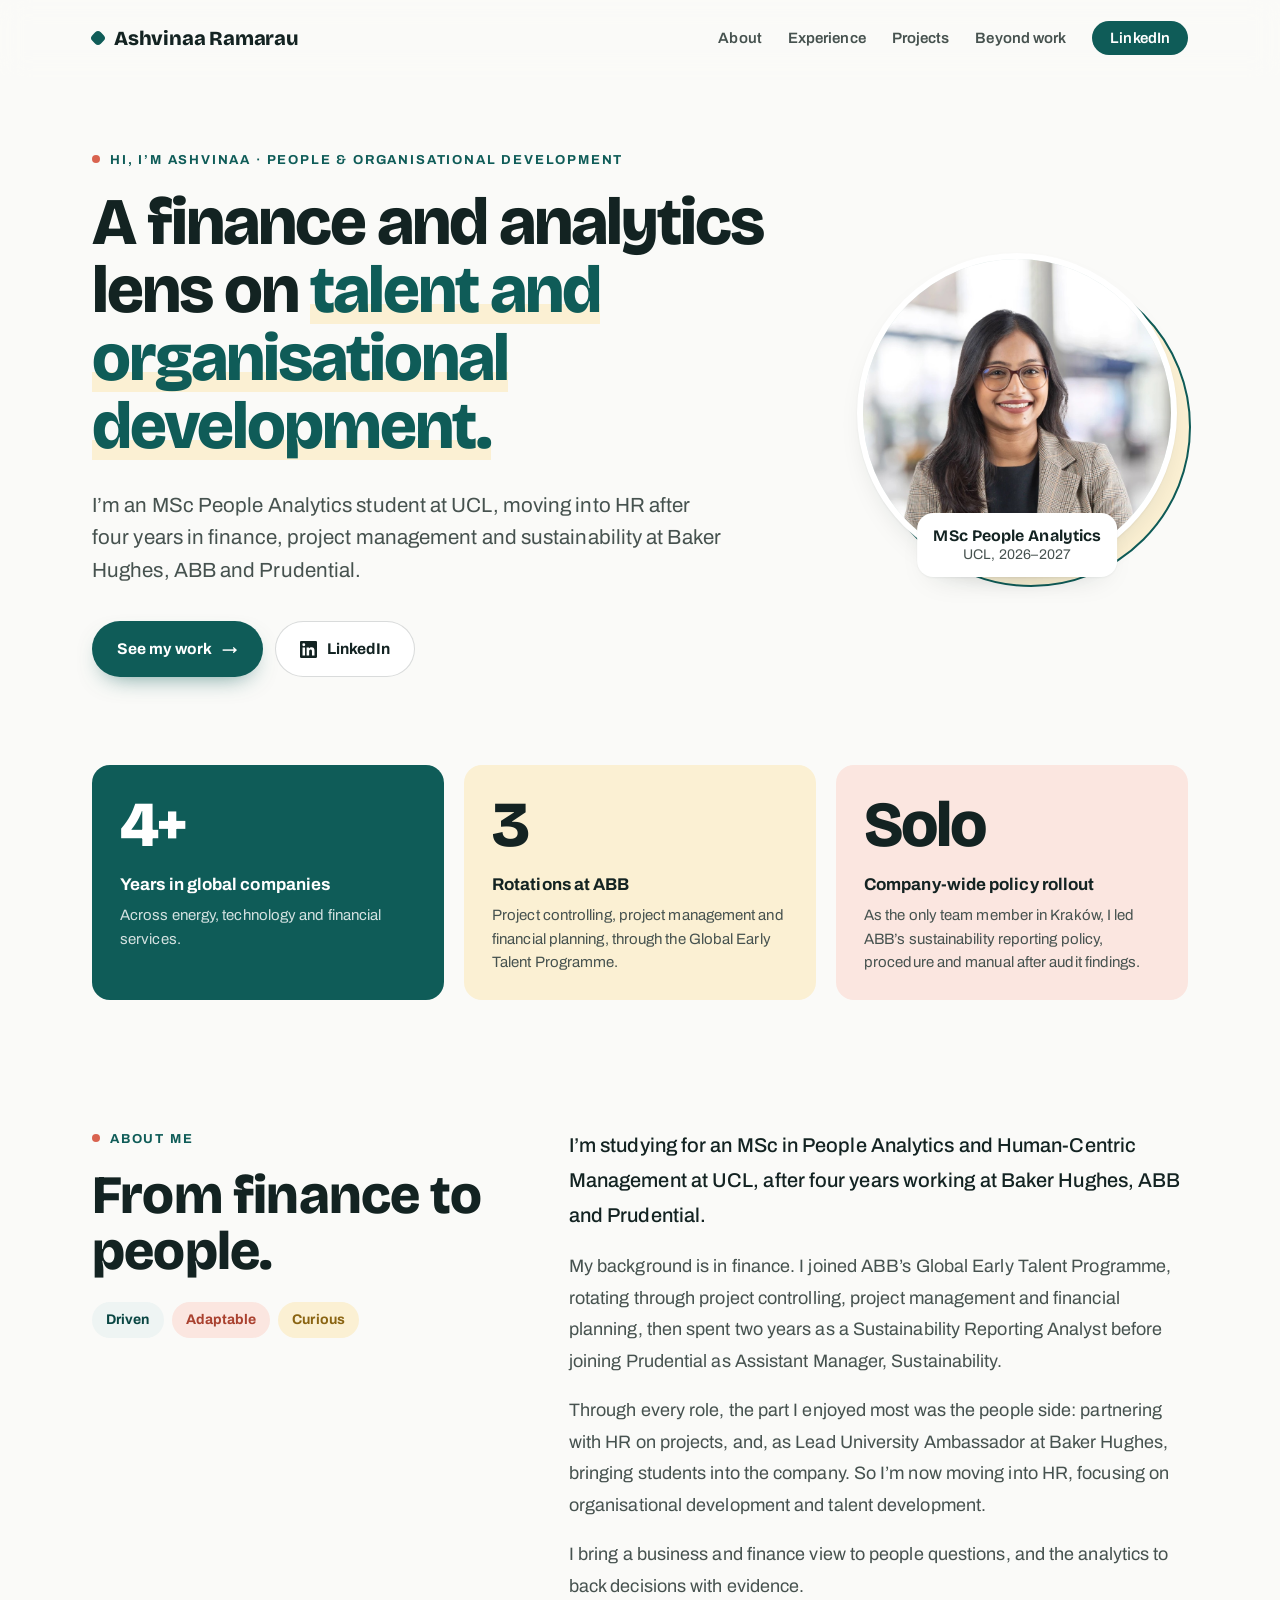
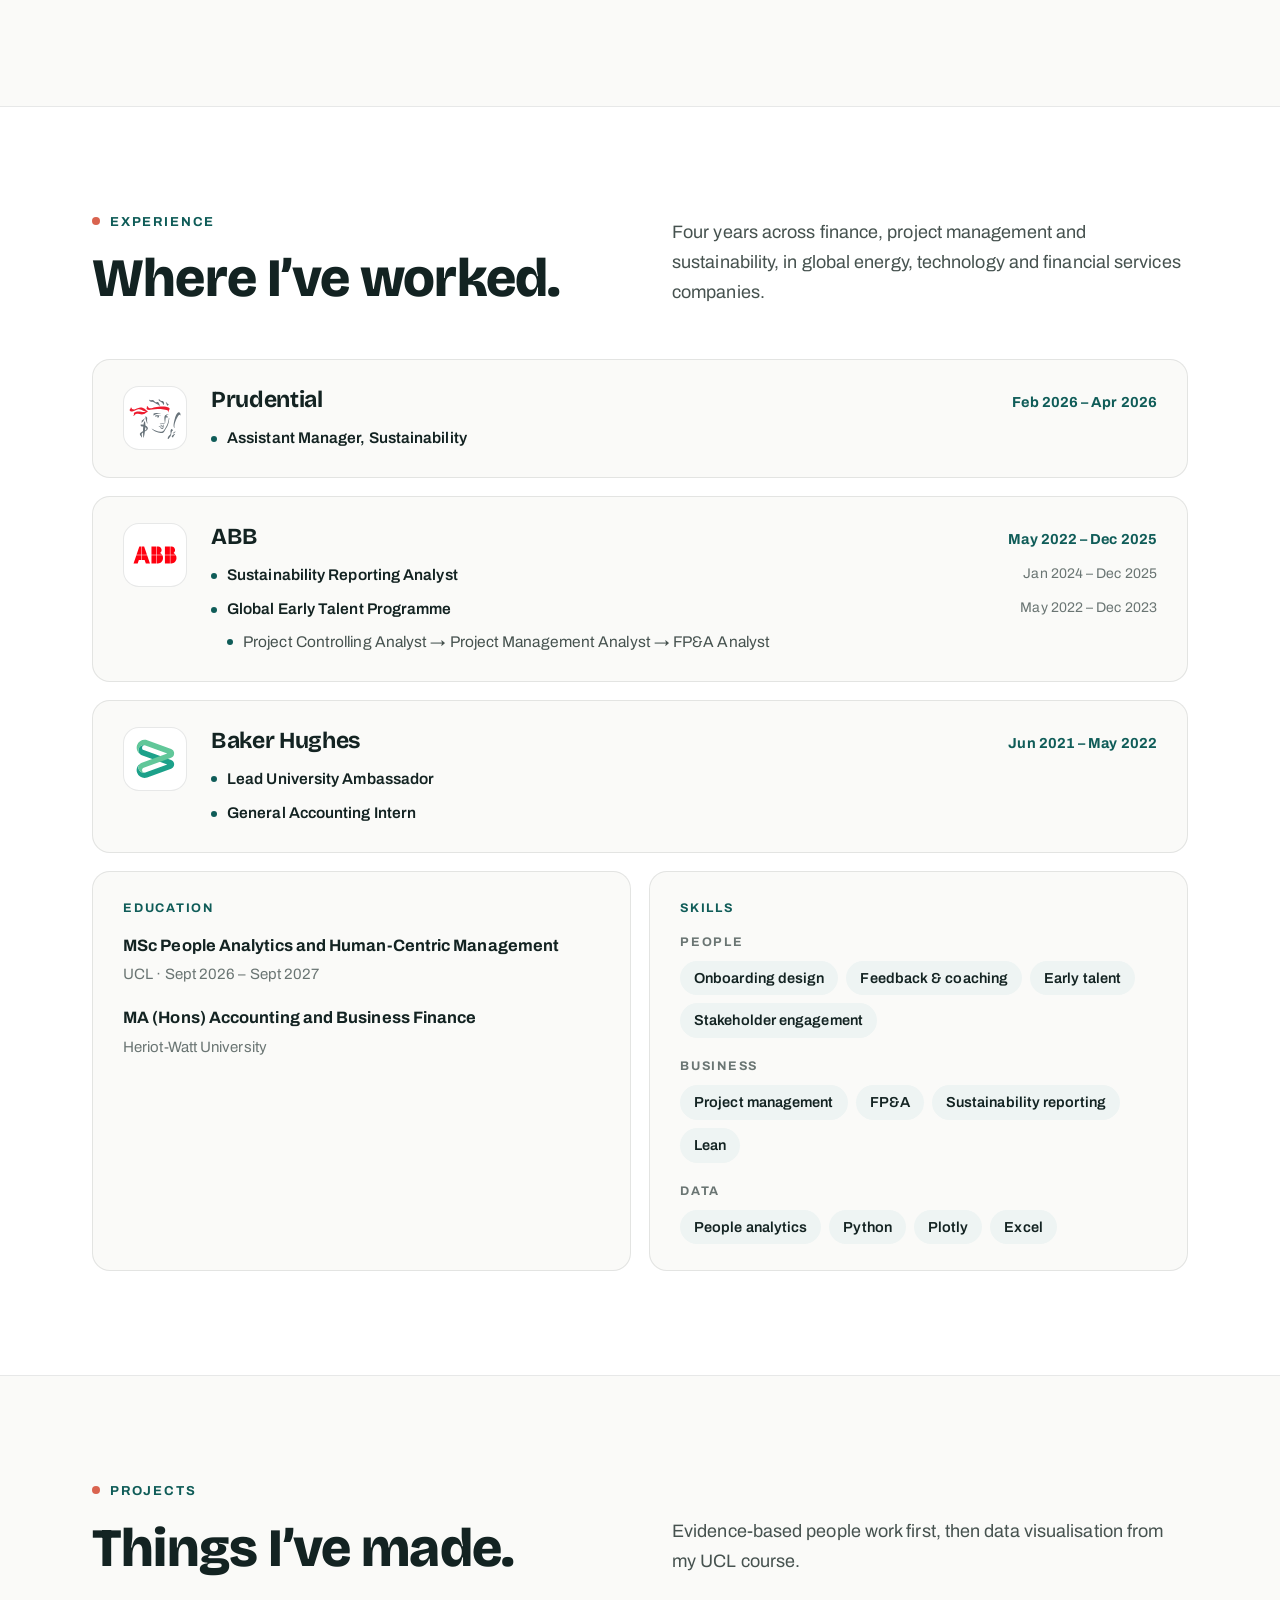
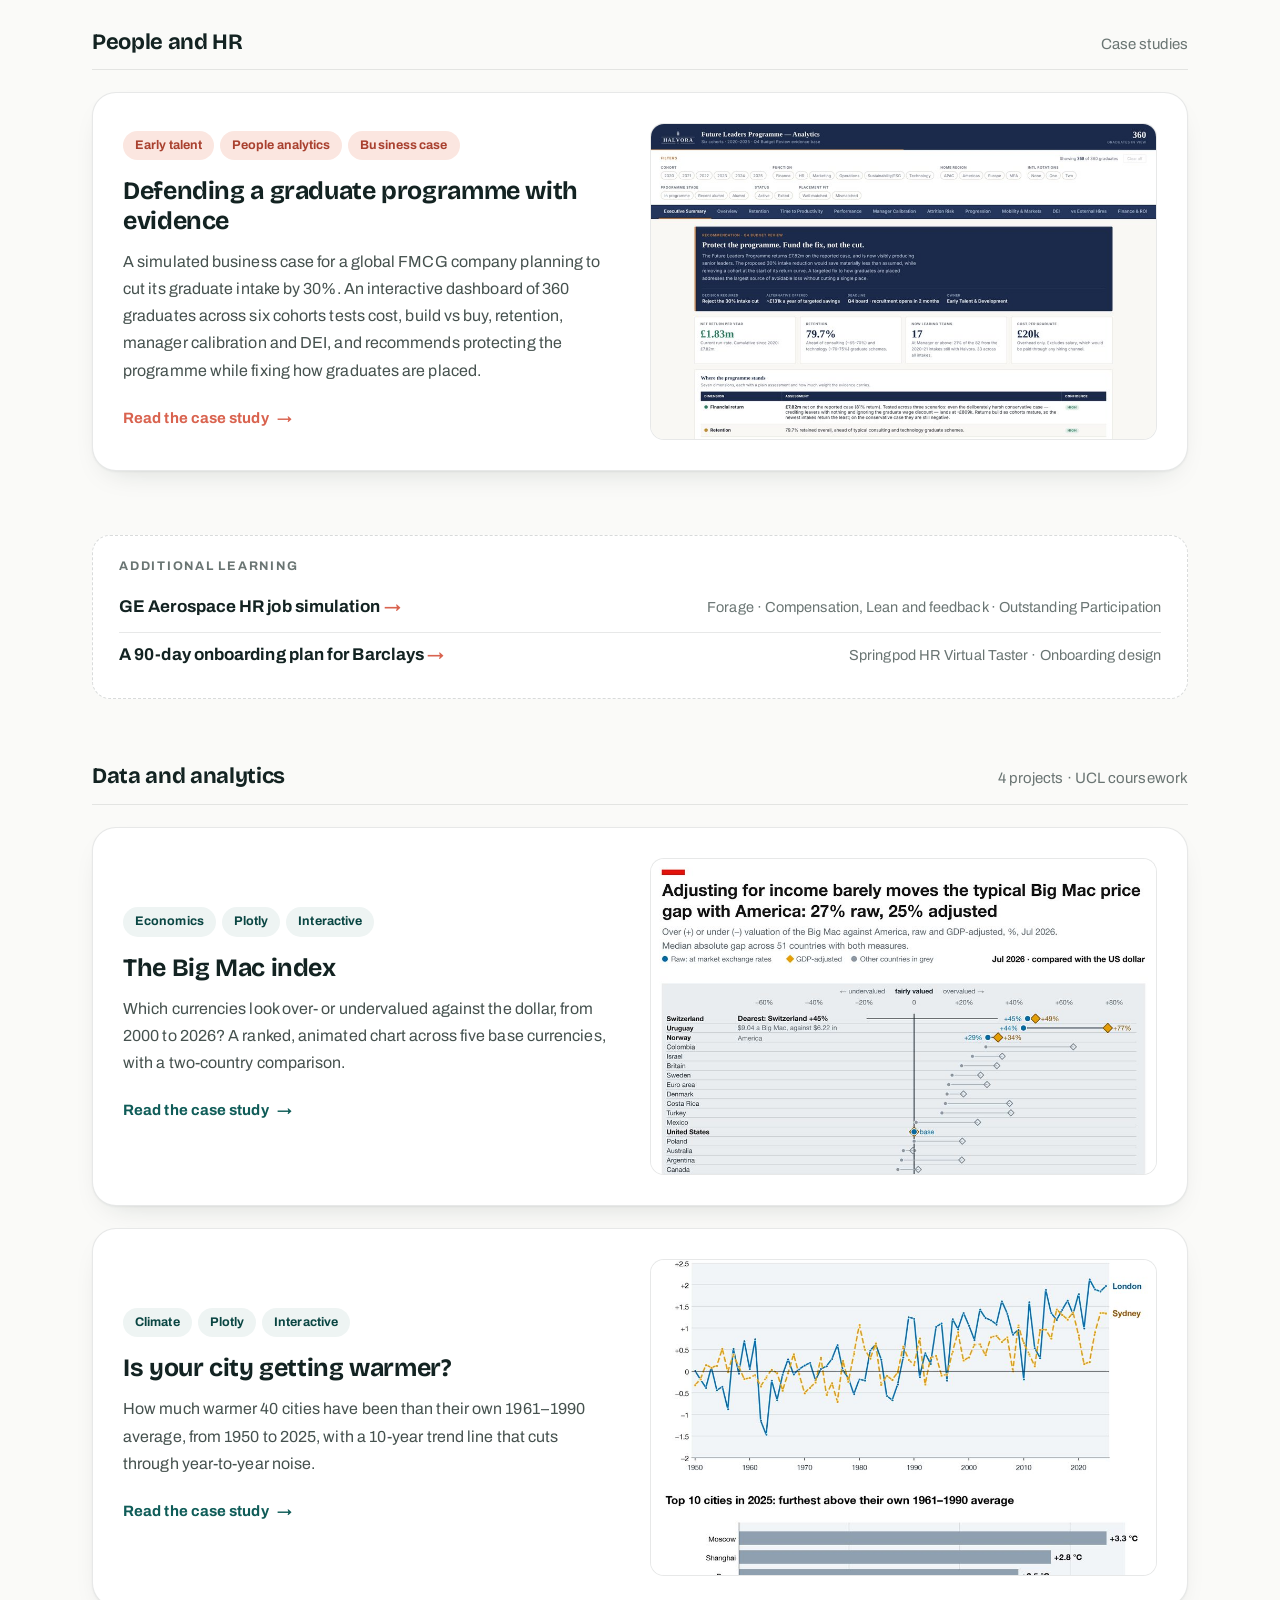
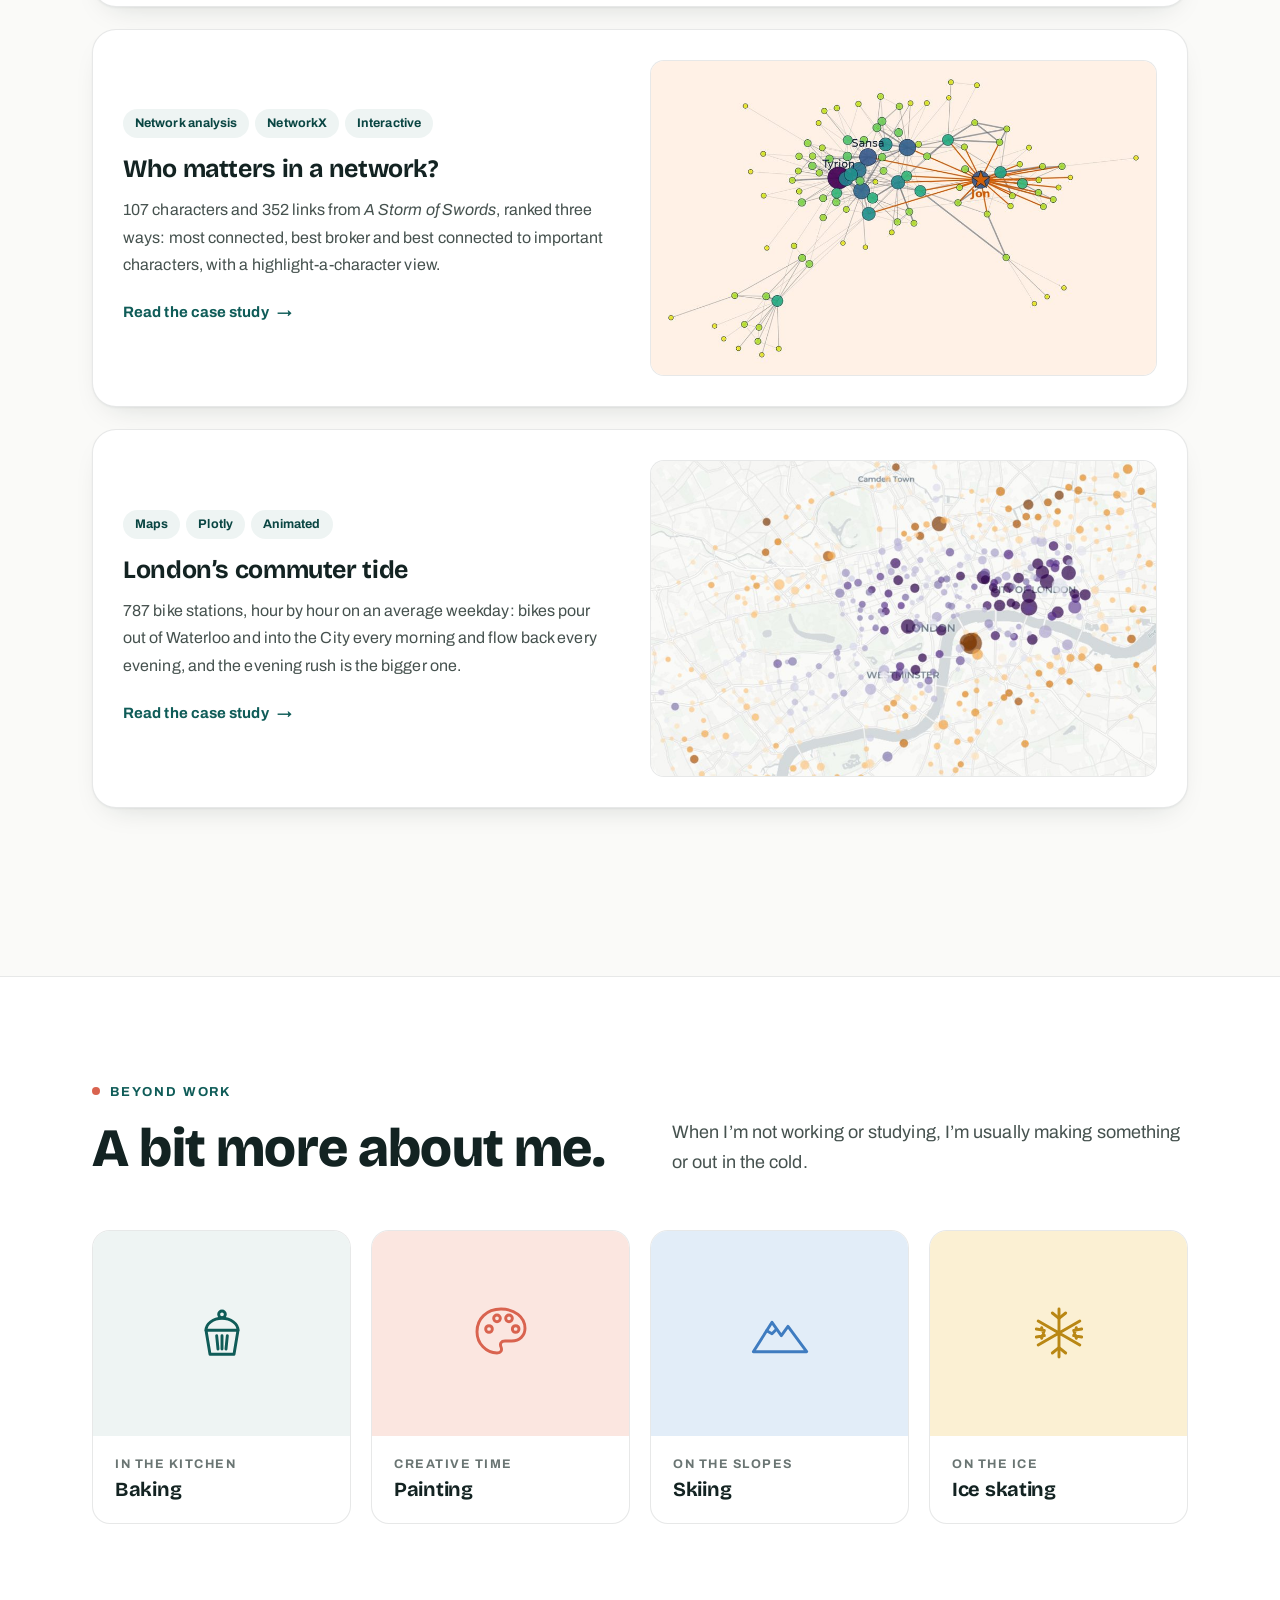
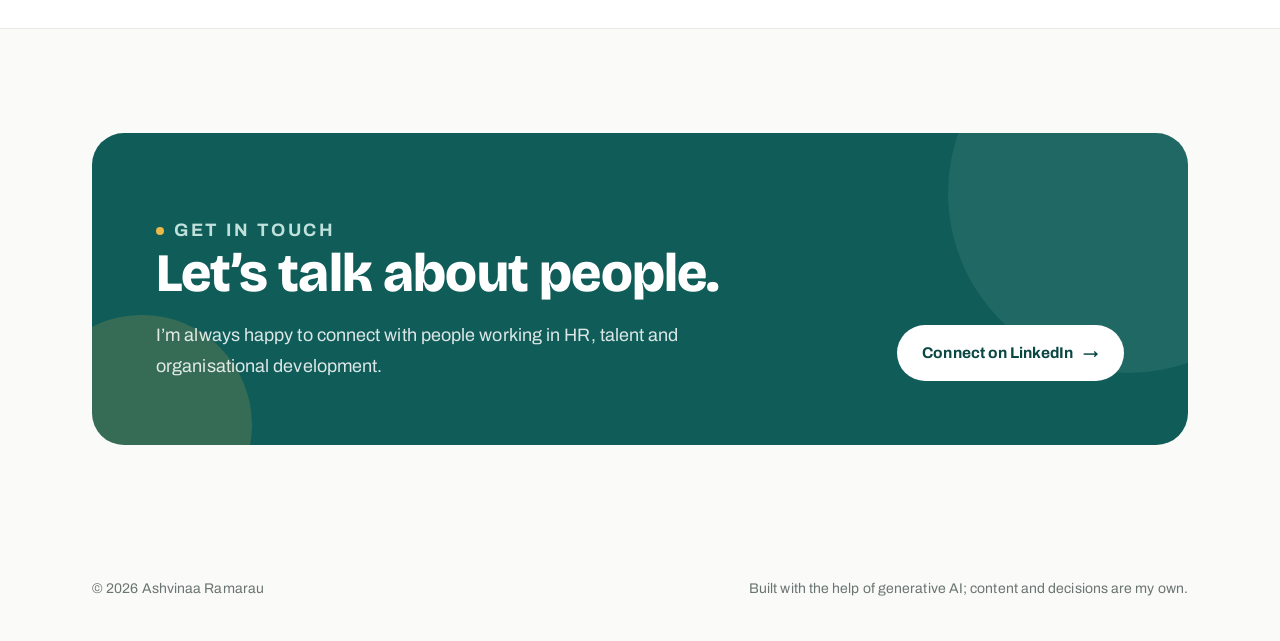
<file: index.html>
<!doctype html>
<html lang="en" class="no-js">
<head>
<meta charset="utf-8">
<meta name="google-site-verification" content="MxJHBTboGtS_F4X1zazysNuJwIkTlWqMrytEDGnxDxE" />
<meta name="viewport" content="width=device-width, initial-scale=1">
<meta name="theme-color" content="#FAFAF8">
<title>Ashvinaa Ramarau | People and organisational development</title>
<meta name="description" content="Ashvinaa Ramarau, MSc People Analytics and Human-Centric Management student at UCL, moving into HR after four years at Baker Hughes, ABB and Prudential.">
<link rel="canonical" href="https://ashvinaa26.github.io/">
<link rel="icon" href="favicon.svg" type="image/svg+xml">
<meta property="og:type" content="website">
<meta property="og:title" content="Ashvinaa Ramarau | People and organisational development">
<meta property="og:description" content="MSc People Analytics student at UCL moving into HR, with four years in finance, project management and sustainability at Baker Hughes, ABB and Prudential.">
<meta property="og:url" content="https://ashvinaa26.github.io/">
<meta property="og:image" content="https://ashvinaa26.github.io/images/share-card.jpg">
<meta property="og:image:width" content="1200">
<meta property="og:image:height" content="630">
<meta property="og:image:alt" content="Ashvinaa Ramarau, MSc People Analytics and Human-Centric Management student at UCL">
<meta name="twitter:card" content="summary_large_image">
<link rel="preconnect" href="https://fonts.googleapis.com">
<link rel="preconnect" href="https://fonts.gstatic.com" crossorigin>
<link href="https://fonts.googleapis.com/css2?family=Archivo:wght@400;500;600;700&family=Bricolage+Grotesque:opsz,wght@12..96,600..800&display=swap" rel="stylesheet">
<link rel="stylesheet" href="assets/site.css">
<script>document.documentElement.classList.remove('no-js');</script>
<!-- Structured data: tells search engines who this site is about (only facts shown on the page) -->
<script type="application/ld+json">
{
  "@context": "https://schema.org",
  "@type": "Person",
  "name": "Ashvinaa Ramarau",
  "url": "https://ashvinaa26.github.io/",
  "description": "MSc People Analytics and Human-Centric Management student at UCL, moving into HR with a focus on organisational and talent development",
  "affiliation": {"@type": "CollegeOrUniversity", "name": "UCL"},
  "alumniOf": [
    {"@type": "CollegeOrUniversity", "name": "Heriot-Watt University"},
    {"@type": "Organization", "name": "ABB"},
    {"@type": "Organization", "name": "Baker Hughes"},
    {"@type": "Organization", "name": "Prudential"}
  ],
  "knowsAbout": ["Organisational development", "Talent development", "People analytics", "Sustainability reporting", "Project management", "Financial planning and analysis"],
  "sameAs": ["https://www.linkedin.com/in/ashvinaa-ramarau/"]
}
</script>
</head>
<body>
<a class="skip" href="#main">Skip to content</a>

<nav class="topbar" aria-label="Main menu">
  <div class="wrap">
    <a class="brand" href="#top">Ashvinaa Ramarau</a>
    <ul>
      <li><a href="#about">About</a></li>
      <li><a href="#experience">Experience</a></li>
      <li><a href="#projects">Projects</a></li>
      <li><a href="#beyond">Beyond work</a></li>
      <li><a class="nav-cta" href="https://www.linkedin.com/in/ashvinaa-ramarau/">LinkedIn</a></li>
    </ul>
  </div>
</nav>

<header class="intro" id="top">
  <div class="wrap">
    <div class="reveal">
      <p class="eyebrow">Hi, I&rsquo;m Ashvinaa &middot; People &amp; organisational development</p>
      <h1>A finance and analytics lens on <em>talent and organisational development.</em></h1>
      <p class="headline">I&rsquo;m an MSc People Analytics student at UCL, moving into HR after four years in finance, project management and sustainability at Baker Hughes, ABB and Prudential.</p>
      <div class="actions">
        <a class="btn btn-primary" href="#projects">See my work <span class="arrow" aria-hidden="true">&rarr;</span></a>
        <a class="btn btn-ghost" href="https://www.linkedin.com/in/ashvinaa-ramarau/">
          <svg viewBox="0 0 24 24" aria-hidden="true" fill="currentColor"><path d="M20.45 20.45h-3.56v-5.57c0-1.33-.02-3.04-1.85-3.04-1.85 0-2.14 1.45-2.14 2.94v5.67H9.35V9h3.41v1.56h.05c.48-.9 1.64-1.85 3.37-1.85 3.6 0 4.27 2.37 4.27 5.46v6.28zM5.34 7.43a2.06 2.06 0 1 1 0-4.13 2.06 2.06 0 0 1 0 4.13zM7.12 20.45H3.56V9h3.56v11.45zM22.22 0H1.77C.79 0 0 .77 0 1.73v20.54C0 23.23.79 24 1.77 24h20.45c.98 0 1.78-.77 1.78-1.73V1.73C24 .77 23.2 0 22.22 0z"/></svg>
          LinkedIn</a>
      </div>
    </div>
    <div class="portrait reveal">
      <div class="frame">
        <img src="images/portrait.jpg" alt="Ashvinaa Ramarau, smiling, in a checked blazer" width="860" height="1075" fetchpriority="high">
      </div>
      <p class="badge"><b>MSc People Analytics</b>UCL, 2026&ndash;2027</p>
    </div>
  </div>
</header>

<main id="main">

  <div class="impact">
    <div class="wrap">
      <ul class="reveal">
        <li><span class="n">4+</span><span class="t">Years in global companies</span><span class="d">Across energy, technology and financial services.</span></li>
        <li><span class="n">3</span><span class="t">Rotations at ABB</span><span class="d">Project controlling, project management and financial planning, through the Global Early Talent Programme.</span></li>
        <li><span class="n">Solo</span><span class="t">Company-wide policy rollout</span><span class="d">As the only team member in Krak&oacute;w, I led ABB&rsquo;s sustainability reporting policy, procedure and manual after audit findings.</span></li>
      </ul>
    </div>
  </div>

  <section id="about" aria-labelledby="about-h">
    <div class="wrap">
      <div class="about-grid">
        <div class="reveal">
          <p class="eyebrow">About me</p>
          <h2 id="about-h">From finance to people.</h2>
          <ul class="traits" aria-label="Three words that describe me">
            <li>Driven</li><li>Adaptable</li><li>Curious</li>
          </ul>
        </div>
        <div class="story reveal">
          <p>I&rsquo;m studying for an MSc in People Analytics and Human-Centric Management at UCL, after four years working at Baker Hughes, ABB and Prudential.</p>
          <p>My background is in finance. I joined ABB&rsquo;s Global Early Talent Programme, rotating through project controlling, project management and financial planning, then spent two years as a Sustainability Reporting Analyst before joining Prudential as Assistant Manager, Sustainability.</p>
          <p>Through every role, the part I enjoyed most was the people side: partnering with HR on projects, and, as Lead University Ambassador at Baker Hughes, bringing students into the company. So I&rsquo;m now moving into HR, focusing on organisational development and talent development.</p>
          <p>I bring a business and finance view to people questions, and the analytics to back decisions with evidence.</p>
        </div>
      </div>
    </div>
  </section>

  <section id="experience" class="alt" aria-labelledby="exp-h">
    <div class="wrap">
      <div class="sec-head reveal">
        <div>
          <p class="eyebrow">Experience</p>
          <h2 id="exp-h">Where I&rsquo;ve worked.</h2>
        </div>
        <p class="lead">Four years across finance, project management and sustainability, in global energy, technology and financial services companies.</p>
      </div>
      <ol class="xp" id="cv">
        <li class="reveal">
          <div class="logo has-img"><img src="images/logos/prudential.svg" alt="Prudential logo" width="56" height="41"></div>
          <div>
            <div class="xp-head"><h3>Prudential</h3><p class="when">Feb 2026 &ndash; Apr 2026</p></div>
            <ul class="roles">
              <li><b>Assistant Manager, Sustainability</b></li>
            </ul>
          </div>
        </li>
        <li class="reveal">
          <div class="logo has-img"><img src="images/logos/abb.svg" alt="ABB logo" width="64" height="26"></div>
          <div>
            <div class="xp-head"><h3>ABB</h3><p class="when">May 2022 &ndash; Dec 2025</p></div>
            <ul class="roles">
              <li><b>Sustainability Reporting Analyst</b><span>Jan 2024 &ndash; Dec 2025</span></li>
              <li><b>Global Early Talent Programme</b><span>May 2022 &ndash; Dec 2023</span>
                <ul><li>Project Controlling Analyst &rarr; Project Management Analyst &rarr; FP&amp;A Analyst</li></ul>
              </li>
            </ul>
          </div>
        </li>
        <li class="reveal">
          <div class="logo has-img"><img src="images/logos/baker-hughes.svg" alt="Baker Hughes logo" width="48" height="48"></div>
          <div>
            <div class="xp-head"><h3>Baker Hughes</h3><p class="when">Jun 2021 &ndash; May 2022</p></div>
            <ul class="roles">
              <li><b>Lead University Ambassador</b></li>
              <li><b>General Accounting Intern</b></li>
            </ul>
          </div>
        </li>
      </ol>
      <div class="edu-skills">
        <div class="panel reveal">
          <h4>Education</h4>
          <p class="edu"><b>MSc People Analytics and Human-Centric Management</b><span>UCL &middot; Sept 2026 &ndash; Sept 2027</span></p>
          <p class="edu"><b>MA (Hons) Accounting and Business Finance</b><span>Heriot-Watt University</span></p>
        </div>
        <div class="panel reveal" id="skills">
          <h4>Skills</h4>
          <p class="skill-k">People</p>
          <ul class="skills"><li>Onboarding design</li><li>Feedback &amp; coaching</li><li>Early talent</li><li>Stakeholder engagement</li></ul>
          <p class="skill-k">Business</p>
          <ul class="skills"><li>Project management</li><li>FP&amp;A</li><li>Sustainability reporting</li><li>Lean</li></ul>
          <p class="skill-k">Data</p>
          <ul class="skills"><li>People analytics</li><li>Python</li><li>Plotly</li><li>Excel</li></ul>
        </div>
      </div>
    </div>
  </section>

  <section id="projects" aria-labelledby="projects-h">
    <div class="wrap">
      <div class="sec-head reveal">
        <div>
          <p class="eyebrow">Projects</p>
          <h2 id="projects-h">Things I&rsquo;ve made.</h2>
        </div>
        <p class="lead">Evidence-based people work first, then data visualisation from my UCL course.</p>
      </div>

      <div class="sub-head reveal" id="people"><h3>People and HR</h3><p>Case studies</p></div>
      <ol class="work people">
        <li class="work-item reveal">
          <div>
            <ul class="tags"><li>Early talent</li><li>People analytics</li><li>Business case</li></ul>
            <h3><a href="projects/halvora-future-leaders.html">Defending a graduate programme with evidence</a></h3>
            <p>A simulated business case for a global FMCG company planning to cut its graduate intake by 30%. An interactive dashboard of 360 graduates across six cohorts tests cost, build vs buy, retention, manager calibration and DEI, and recommends protecting the programme while fixing how graduates are placed.</p>
            <a class="more" href="projects/halvora-future-leaders.html">Read the case study <span class="arrow" aria-hidden="true">&rarr;</span></a>
          </div>
          <a class="shot" href="projects/halvora-future-leaders.html" tabindex="-1" aria-hidden="true"><img src="images/halvora-thumb.jpg" width="960" height="600" alt="" loading="lazy"></a>
        </li>
      </ol>
      <div class="learn reveal">
        <h4>Additional learning</h4>
        <ul>
          <li><a href="projects/ge-hr-simulation.html">GE Aerospace HR job simulation</a><span>Forage &middot; Compensation, Lean and feedback &middot; Outstanding Participation</span></li>
          <li><a href="projects/barclays-onboarding.html">A 90-day onboarding plan for Barclays</a><span>Springpod HR Virtual Taster &middot; Onboarding design</span></li>
        </ul>
      </div>

      <div class="sub-head reveal" id="work"><h3>Data and analytics</h3><p>4 projects &middot; UCL coursework</p></div>
      <ol class="work">
        <li class="work-item reveal">
          <div>
            <ul class="tags"><li>Economics</li><li>Plotly</li><li>Interactive</li></ul>
            <h3><a href="projects/big-mac-index.html">The Big Mac index</a></h3>
            <p>Which currencies look over- or undervalued against the dollar, from 2000 to 2026? A ranked, animated chart across five base currencies, with a two-country comparison.</p>
            <a class="more" href="projects/big-mac-index.html">Read the case study <span class="arrow" aria-hidden="true">&rarr;</span></a>
          </div>
          <a class="shot" href="projects/big-mac-index.html" tabindex="-1" aria-hidden="true"><img src="images/bigmac-thumb.jpg" width="960" height="600" alt="" loading="lazy"></a>
        </li>
        <li class="work-item reveal">
          <div>
            <ul class="tags"><li>Climate</li><li>Plotly</li><li>Interactive</li></ul>
            <h3><a href="projects/city-temperature.html">Is your city getting warmer?</a></h3>
            <p>How much warmer 40 cities have been than their own 1961&ndash;1990 average, from 1950 to 2025, with a 10-year trend line that cuts through year-to-year noise.</p>
            <a class="more" href="projects/city-temperature.html">Read the case study <span class="arrow" aria-hidden="true">&rarr;</span></a>
          </div>
          <a class="shot" href="projects/city-temperature.html" tabindex="-1" aria-hidden="true"><img src="images/city-thumb.jpg" width="960" height="600" alt="" loading="lazy"></a>
        </li>
        <li class="work-item reveal">
          <div>
            <ul class="tags"><li>Network analysis</li><li>NetworkX</li><li>Interactive</li></ul>
            <h3><a href="projects/network-of-thrones.html">Who matters in a network?</a></h3>
            <p>107 characters and 352 links from <i>A Storm of Swords</i>, ranked three ways: most connected, best broker and best connected to important characters, with a highlight-a-character view.</p>
            <a class="more" href="projects/network-of-thrones.html">Read the case study <span class="arrow" aria-hidden="true">&rarr;</span></a>
          </div>
          <a class="shot" href="projects/network-of-thrones.html" tabindex="-1" aria-hidden="true"><img src="images/network-thumb.jpg" width="960" height="600" alt="" loading="lazy"></a>
        </li>
        <li class="work-item reveal">
          <div>
            <ul class="tags"><li>Maps</li><li>Plotly</li><li>Animated</li></ul>
            <h3><a href="projects/london-bike-tide.html">London&rsquo;s commuter tide</a></h3>
            <p>787 bike stations, hour by hour on an average weekday: bikes pour out of Waterloo and into the City every morning and flow back every evening, and the evening rush is the bigger one.</p>
            <a class="more" href="projects/london-bike-tide.html">Read the case study <span class="arrow" aria-hidden="true">&rarr;</span></a>
          </div>
          <a class="shot" href="projects/london-bike-tide.html" tabindex="-1" aria-hidden="true"><img src="images/tide-thumb.jpg" width="960" height="600" alt="" loading="lazy"></a>
        </li>
      </ol>
    </div>
  </section>

  <section id="beyond" class="alt" aria-labelledby="beyond-h">
    <div class="wrap">
      <div class="sec-head reveal">
        <div>
          <p class="eyebrow">Beyond work</p>
          <h2 id="beyond-h">A bit more about me.</h2>
        </div>
        <p class="lead">When I&rsquo;m not working or studying, I&rsquo;m usually making something or out in the cold.</p>
      </div>
      <ul class="beyond">
        <li class="reveal"><div class="pic"><svg viewBox="0 0 48 48" aria-hidden="true" fill="none" stroke="currentColor" stroke-width="2.2" stroke-linecap="round" stroke-linejoin="round"><path d="M12 22h24l-3 18H15z"/><path d="M12 22a12 9 0 0 1 24 0"/><path d="M20 26l1 10M28 26l-1 10M24 26v10"/><circle cx="24" cy="10" r="2.5"/></svg></div><div class="txt"><p class="kicker">In the kitchen</p><h3>Baking</h3></div></li>
        <li class="reveal"><div class="pic"><svg viewBox="0 0 48 48" aria-hidden="true" fill="none" stroke="currentColor" stroke-width="2.2" stroke-linecap="round" stroke-linejoin="round"><path d="M24 6C13 6 6 13.5 6 23c0 9 7 16 15 16 3 0 4-2 3-4.5s0-4.5 3-4.5h5c6 0 10-4 10-9.5C42 12 34 6 24 6z"/><circle cx="15" cy="21" r="2.5"/><circle cx="21" cy="13" r="2.5"/><circle cx="30" cy="13" r="2.5"/><circle cx="35" cy="21" r="2.5"/></svg></div><div class="txt"><p class="kicker">Creative time</p><h3>Painting</h3></div></li>
        <li class="reveal"><div class="pic"><svg viewBox="0 0 48 48" aria-hidden="true" fill="none" stroke="currentColor" stroke-width="2.2" stroke-linecap="round" stroke-linejoin="round"><path d="M4 38l14-22 7 10 5-7 14 19z"/><path d="M14 22.3l4 2.2 3-3"/></svg></div><div class="txt"><p class="kicker">On the slopes</p><h3>Skiing</h3></div></li>
        <li class="reveal"><div class="pic"><svg viewBox="0 0 48 48" aria-hidden="true" fill="none" stroke="currentColor" stroke-width="2.2" stroke-linecap="round" stroke-linejoin="round"><path d="M24 6v36M8.4 15l31.2 18M8.4 33l31.2-18"/><path d="M19 9l5 4 5-4M19 39l5-4 5 4M7 21l6 1-2 6M41 27l-6-1 2-6M7 27l6-1-2-6M41 21l-6 1 2 6"/></svg></div><div class="txt"><p class="kicker">On the ice</p><h3>Ice skating</h3></div></li>
      </ul>
    </div>
  </section>

  <section id="contact" class="contact" aria-labelledby="contact-h">
    <div class="wrap">
      <div class="box reveal">
        <div>
          <p class="eyebrow">Get in touch</p>
          <h2 id="contact-h">Let&rsquo;s talk about people.</h2>
          <p>I&rsquo;m always happy to connect with people working in HR, talent and organisational development.</p>
        </div>
        <div class="actions">
          <a class="btn btn-primary" href="https://www.linkedin.com/in/ashvinaa-ramarau/">Connect on LinkedIn <span class="arrow" aria-hidden="true">&rarr;</span></a>
        </div>
      </div>
    </div>
  </section>

</main>

<footer>
  <div class="wrap">
    <p>&copy; 2026 Ashvinaa Ramarau</p>
    <p>Built with the help of generative AI; content and decisions are my own.</p>
  </div>
</footer>
<script src="assets/site.js"></script>
</body>
</html>
</file>
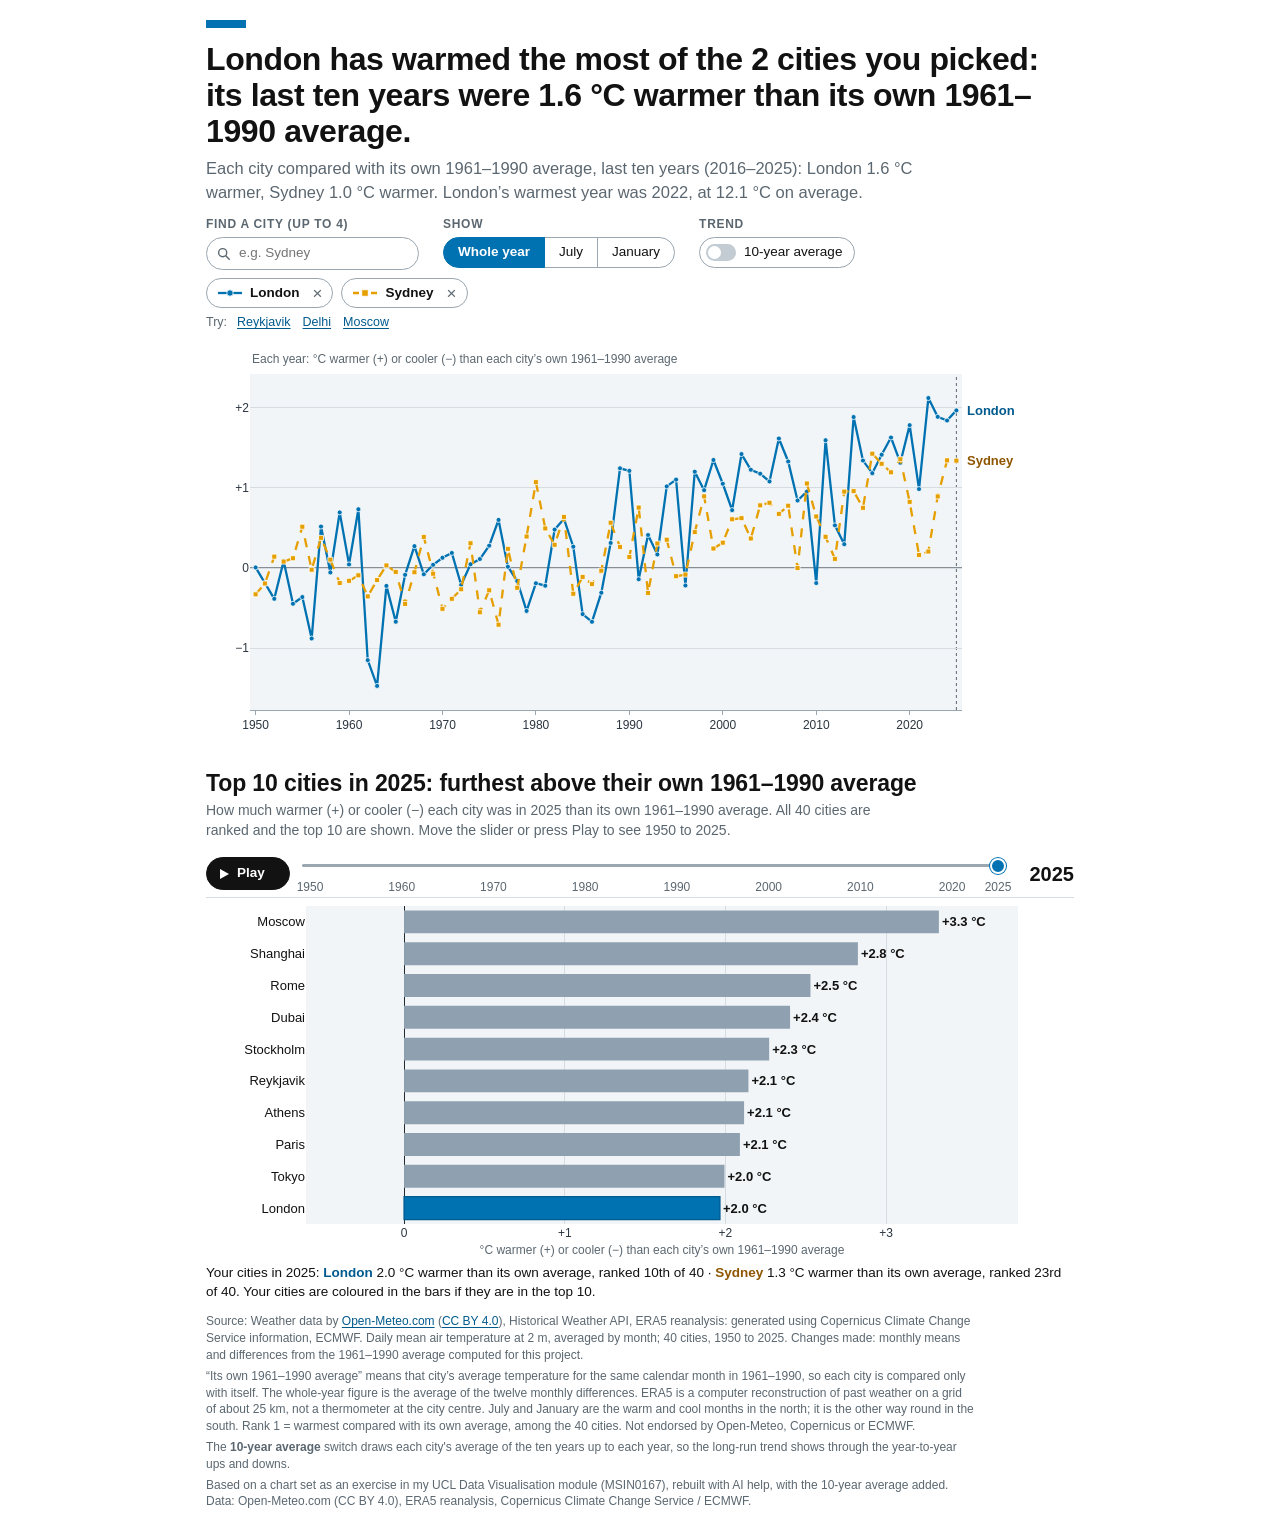
<file: charts/chart2.html>
<!doctype html>
<html lang="en">
<head>
<meta charset="utf-8">
<meta name="robots" content="noindex">
<meta name="viewport" content="width=device-width, initial-scale=1">
<title>Is your city getting warmer?</title>
<script src="https://cdn.plot.ly/plotly-2.35.2.min.js" charset="utf-8"></script>
<style>
:root{--blue:#0072B2;--blue-ink:#005A8E;--orange:#E69F00;--orange-ink:#8F5600;--ink:#121212;--grey:#5B6770;--panel:#F2F5F7;--rule:#D5DCE2;--zero:#1F2A33;
  --focus:#0072B2;--font:-apple-system,BlinkMacSystemFont,"Segoe UI","Helvetica Neue",Helvetica,Arial,sans-serif}
*{box-sizing:border-box}
body{margin:0;background:#fff;color:var(--ink);font-family:var(--font);font-size:15px;line-height:1.4}
.fig{max-width:900px;margin:0 auto;padding:20px 16px 28px}
.tab{width:40px;height:8px;background:var(--blue);margin:0 0 14px}
h1{font-size:clamp(23px,4.6vw,32px);line-height:1.12;font-weight:800;letter-spacing:-.012em;margin:0 0 8px;max-width:30em;min-height:2.24em}
.sub{font-size:clamp(14px,2.4vw,16.5px);color:var(--grey);margin:0 0 12px;max-width:46em;min-height:2.8em}
.controls{display:flex;flex-wrap:wrap;gap:12px 24px;align-items:flex-start;margin:0 0 8px}
.grp{border:0;margin:0;padding:0;min-width:0}
.grp legend,.lab{font-size:12px;font-weight:700;letter-spacing:.06em;text-transform:uppercase;color:var(--grey);padding:0;margin:0 0 5px;display:block}
.pills{display:flex;flex-wrap:wrap}
.pills label{position:relative;cursor:pointer}
.pills input{position:absolute;opacity:0;inset:0;width:100%;height:100%;margin:0;cursor:pointer}
.pills span{display:block;padding:5px 14px;border:1px solid #9AA6B0;font-size:13.5px;color:var(--ink);background:#fff;white-space:nowrap;transition:background .15s,color .15s}
.pills label+label span{margin-left:-1px}
.pills label:first-child span{border-radius:999px 0 0 999px}
.pills label:last-child span{border-radius:0 999px 999px 0}
.pills input:checked+span{background:var(--blue);border-color:var(--blue);color:#fff;font-weight:600;position:relative;z-index:1}
.pills input:focus-visible+span,button:focus-visible,#q:focus-visible,#yr:focus-visible{outline:3px solid var(--focus);outline-offset:2px}
.toggle{display:inline-flex;align-items:center;gap:8px;cursor:pointer;font-size:13.5px;border:1px solid #9AA6B0;border-radius:999px;padding:5px 12px 5px 6px;background:#fff;user-select:none}
.toggle input{position:absolute;opacity:0;width:1px;height:1px}
.toggle .sw{width:30px;height:17px;border-radius:999px;background:#C3CCD3;position:relative;transition:background .15s;flex:none}
.toggle .sw::after{content:"";position:absolute;left:2px;top:2px;width:13px;height:13px;border-radius:50%;background:#fff;transition:left .15s}
.toggle input:checked+.sw{background:var(--orange)}
.toggle input:checked+.sw::after{left:15px}
.toggle input:focus-visible+.sw{outline:3px solid var(--focus);outline-offset:2px}
.newtag{background:var(--orange-ink);color:#fff;font-size:10px;font-weight:700;letter-spacing:.06em;padding:2px 6px;border-radius:3px}
.search{position:relative;flex:1 1 260px;max-width:340px}
.search input{width:100%;padding:6px 10px 6px 32px;border:1px solid #9AA6B0;border-radius:999px;font:inherit;font-size:13.5px;background:#fff;color:var(--ink)}
.search input:disabled{background:#EEF1F4;color:var(--grey)}
.search svg{position:absolute;left:11px;bottom:9px;width:14px;height:14px;fill:none;stroke:#5B6770;stroke-width:1.6;pointer-events:none}
.search ul{position:absolute;z-index:30;left:0;right:0;top:calc(100% + 4px);margin:0;padding:4px 0;list-style:none;background:#fff;border:1px solid #9AA6B0;border-radius:8px;max-height:240px;overflow:auto;box-shadow:0 6px 18px rgba(0,0,0,.12)}
.search li{padding:5px 12px;font-size:13.5px;cursor:pointer;display:flex;justify-content:space-between;gap:8px}
.search li small{color:var(--grey);font-size:12px}
.search li[aria-selected=true],.search li:hover{background:#DDE8F0}
.search li.none{cursor:default;color:var(--grey)}
.chips{display:flex;flex-wrap:wrap;gap:6px 8px;list-style:none;margin:0;padding:0;min-height:30px;align-items:center}
.chip{display:inline-flex;align-items:center;gap:7px;border:1px solid #9AA6B0;border-radius:999px;padding:3px 4px 3px 10px;font-size:13.5px;font-weight:600;background:#fff}
.chip svg{width:26px;height:12px;flex:none}
.chip button{border:0;background:transparent;width:22px;height:22px;border-radius:50%;font-size:17px;line-height:1;color:var(--grey);cursor:pointer;padding:0}
.chip button:hover{background:#E4E9ED;color:var(--ink)}
.try{font-size:12.5px;color:var(--grey);margin:4px 0 10px;display:flex;flex-wrap:wrap;gap:4px 8px;align-items:center}
.try button{border:0;background:transparent;color:var(--blue-ink);text-decoration:underline;text-underline-offset:2px;font:inherit;font-size:12.5px;cursor:pointer;padding:2px 2px}
.note{font-size:12.5px;color:var(--grey);margin:0 0 6px}
.note:empty{display:none}
#plot1,#plot2{width:100%}
.msg{padding:48px 16px;text-align:center;color:var(--grey);background:var(--panel)}
h2{font-size:clamp(19px,3.4vw,23px);line-height:1.2;font-weight:800;margin:26px 0 4px;letter-spacing:-.005em}
.sub2{font-size:14px;color:var(--grey);margin:0 0 6px;max-width:48em}
.timebar{display:flex;align-items:center;gap:12px;padding:8px 0 4px;border-bottom:1px solid var(--rule)}
#play{flex:none;display:inline-flex;align-items:center;gap:7px;border:1px solid var(--ink);background:var(--ink);color:#fff;border-radius:999px;padding:6px 14px 6px 11px;font:inherit;font-size:13.5px;font-weight:600;cursor:pointer;min-width:84px}
#play[aria-pressed=true]{background:#fff;color:var(--ink)}
#play svg{width:12px;height:12px;fill:currentColor}
.tl{flex:1;min-width:0;position:relative;padding-bottom:16px}
#yr{width:100%;margin:0;height:22px;background:transparent;-webkit-appearance:none;appearance:none;cursor:pointer;display:block}
#yr::-webkit-slider-runnable-track{height:3px;background:#9AA6B0;border-radius:2px}
#yr::-moz-range-track{height:3px;background:#9AA6B0;border-radius:2px}
#yr::-webkit-slider-thumb{-webkit-appearance:none;width:16px;height:16px;border-radius:50%;background:var(--blue);border:2px solid #fff;box-shadow:0 0 0 1px var(--blue);margin-top:-6.5px}
#yr::-moz-range-thumb{width:12px;height:12px;border-radius:50%;background:var(--blue);border:2px solid #fff;box-shadow:0 0 0 1px var(--blue)}
.yrs{position:absolute;left:8px;right:8px;bottom:0;height:14px;font-size:12px;color:var(--grey);pointer-events:none}
.yrs span{position:absolute;transform:translateX(-50%);white-space:nowrap}
#readout{flex:none;font-size:20px;font-weight:800;min-width:2.8em;text-align:right}
.cap{font-size:13.5px;color:var(--ink);margin:6px 0 0;min-height:2.8em}
.source{font-size:12px;color:var(--grey);margin:12px 0 0;max-width:64em}
.source a,.foot a{color:var(--blue-ink);text-decoration:underline;text-underline-offset:2px}
.foot{font-size:12px;color:var(--grey);margin:4px 0 0;max-width:64em}
.sr{position:absolute;width:1px;height:1px;overflow:hidden;clip:rect(0 0 0 0);white-space:nowrap}
@media (max-width:640px){.search{flex:1 1 100%;max-width:none}#readout{font-size:17px}#play{min-width:0;padding:6px 11px}.yrs .minor{display:none}}
@media (prefers-reduced-motion:reduce){*{transition:none!important}}
</style>
</head>
<body>
<main class="fig">
  <div class="tab"></div>
  <h1 id="h1">Is your city getting warmer?</h1>
  <p class="sub" id="sub"></p>
  <div class="controls">
    <div class="grp">
      <label class="lab" for="q" id="qlab">Find a city (up to 4)</label>
      <div class="search">
        <svg viewBox="0 0 16 16" aria-hidden="true"><circle cx="6.5" cy="6.5" r="4.6"/><path d="M10 10l4.5 4.5"/></svg>
        <input id="q" type="text" role="combobox" aria-autocomplete="list" aria-expanded="false" aria-controls="sug" autocomplete="off" spellcheck="false" placeholder="e.g. Sydney">
        <ul id="sug" role="listbox" aria-label="Matching cities" hidden></ul>
      </div>
    </div>
    <fieldset class="grp"><legend>Show</legend>
      <div class="pills" role="radiogroup">
        <label><input type="radio" name="mode" value="year" checked><span>Whole year</span></label>
        <label><input type="radio" name="mode" value="jul"><span>July</span></label>
        <label><input type="radio" name="mode" value="jan"><span>January</span></label>
      </div></fieldset>
    <div class="grp"><span class="lab">Trend</span>
      <label class="toggle"><input type="checkbox" id="avg10"><span class="sw"></span>10-year average</label></div>
  </div>
  <ul class="chips" id="chips" aria-label="Cities on the chart"></ul>
  <p class="try" id="try"></p>
  <p class="note" id="note" aria-live="polite"></p>
  <div id="plot1" role="img" aria-label="Line chart of how much warmer or cooler each year was than each city's own 1961 to 1990 average"></div>

  <h2 id="h2"></h2>
  <p class="sub2" id="sub2"></p>
  <div class="timebar">
    <button id="play" type="button" aria-pressed="false"><svg viewBox="0 0 12 12" aria-hidden="true"><path id="playicon" d="M2 1l9 5-9 5z"/></svg><span id="playtxt">Play</span></button>
    <div class="tl"><input id="yr" type="range" step="1" aria-label="Year"><div class="yrs" id="yrs"></div></div>
    <output id="readout"></output>
  </div>
  <div id="plot2" role="img" aria-label="Bar chart of the ten cities furthest above their own 1961 to 1990 average in the chosen year"></div>
  <p class="cap" id="cap" aria-live="polite"></p>

  <p class="source">Source: Weather data by <a href="https://open-meteo.com/" target="_blank" rel="noopener">Open-Meteo.com</a> (<a href="https://creativecommons.org/licenses/by/4.0/" target="_blank" rel="noopener">CC BY 4.0</a>), Historical Weather API, ERA5 reanalysis: generated using Copernicus Climate Change Service information, ECMWF. Daily mean air temperature at 2 m, averaged by month; 40 cities, 1950 to 2025. Changes made: monthly means and differences from the 1961&ndash;1990 average computed for this project.</p>
  <p class="foot">&ldquo;Its own 1961&ndash;1990 average&rdquo; means that city&rsquo;s average temperature for the same calendar month in 1961&ndash;1990, so each city is compared only with itself. The whole-year figure is the average of the twelve monthly differences. ERA5 is a computer reconstruction of past weather on a grid of about 25 km, not a thermometer at the city centre. July and January are the warm and cool months in the north; it is the other way round in the south. Rank 1 = warmest compared with its own average, among the 40 cities. Not endorsed by Open-Meteo, Copernicus or ECMWF.</p>
  <p class="foot">The <b>10-year average</b> switch draws each city's average of the ten years up to each year, so the long-run trend shows through the year-to-year ups and downs.</p>
  <p class="foot">Based on a chart set as an exercise in my UCL Data Visualisation module (MSIN0167), rebuilt with AI help, with the 10-year average added. Data: Open-Meteo.com (CC BY 4.0), ERA5 reanalysis, Copernicus Climate Change Service / ECMWF.</p>
  <div class="sr" id="live" aria-live="polite"></div>
</main>
<script id="data" type="application/json">{"y0":1950,"y1":2025,"cities":[{"n":"Athens","c":"Greece","lat":37.98,"d":{"year":[0.494,0.746,1.187,-0.434,-0.246,0.351,-0.4,0.089,0.412,-0.664,0.305,-0.132,0.232,0.31,-0.354,-0.354,0.625,0.019,0.323,0.275,0.337,-0.457,-0.283,-0.031,-0.296,-0.173,-0.907,0.425,-0.168,0.123,-0.194,0.258,-0.209,-0.461,-0.06,0.224,0.33,-0.066,0.245,-0.131,0.544,-0.526,-0.478,0.125,0.805,0.322,-0.047,-0.313,0.448,1.021,0.343,0.924,0.142,0.309,0.437,0.313,0.211,1.211,1.128,1.012,1.8,0.137,1.138,1.228,1.17,0.438,1.107,0.703,1.342,1.034,0.96,1.134,0.927,1.579,2.835,2.116],"jul":[1.42,0.71,0.35,0.98,1.1,0.33,0.42,0.33,0.49,0.1,-0.02,0.16,0.61,0.65,-0.35,0.96,0.56,-0.2,0.8,-1.36,0.14,-1.92,-0.56,0.99,-0.42,0.07,-1.35,1.07,-0.02,-0.71,0.29,-0.85,-0.67,-0.23,-0.84,-0.56,0.14,1.17,2.39,-0.54,0.55,-0.44,-1.12,0.03,-0.26,-0.09,0.02,0.58,1.55,1.0,1.53,1.72,1.06,1.31,0.52,0.88,-0.34,2.31,1.44,1.47,1.5,1.8,2.82,0.54,0.51,0.61,1.21,1.48,0.96,0.58,0.91,2.41,1.16,3.2,3.79,3.43],"jan":[-2.05,0.87,0.57,-0.21,-1.29,2.32,0.27,-0.68,-0.05,-0.5,0.11,-0.56,0.33,-0.21,-2.79,0.02,0.22,-0.4,-0.89,-0.7,2.2,1.73,0.31,-0.17,-1.01,-0.22,-0.53,0.1,-0.25,0.14,-0.51,-1.91,0.92,-0.6,0.92,1.73,1.76,1.62,1.69,-1.47,-1.48,-0.51,-1.43,-0.47,1.88,1.0,0.25,1.13,0.24,0.56,-2.46,1.67,-1.68,2.85,-1.32,0.84,-1.8,1.93,0.05,2.08,1.51,0.85,-2.09,1.12,2.39,0.51,1.1,-2.05,1.46,-0.13,0.02,2.49,-0.83,2.31,2.39,3.59]},"t":{"year":[18.23,18.48,18.92,17.3,17.49,18.08,17.33,17.82,18.14,17.07,18.04,17.6,17.96,18.04,17.38,17.38,18.36,17.75,18.05,18.01,18.07,17.28,17.45,17.7,17.44,17.56,16.82,18.16,17.56,17.86,17.54,17.99,17.53,17.27,17.67,17.96,18.06,17.67,17.98,17.6,18.28,17.21,17.25,17.86,18.54,18.05,17.69,17.42,18.18,18.75,18.08,18.66,17.88,18.04,18.17,18.04,17.94,18.94,18.86,18.74,19.53,17.87,18.87,18.96,18.9,18.17,18.84,18.43,19.07,18.77,18.69,18.87,18.66,19.31,20.57,19.85],"jul":[28.84,28.13,27.77,28.4,28.52,27.75,27.84,27.75,27.91,27.52,27.4,27.58,28.03,28.07,27.07,28.38,27.98,27.22,28.22,26.06,27.56,25.5,26.86,28.41,27.0,27.49,26.07,28.49,27.4,26.71,27.71,26.57,26.75,27.19,26.58,26.86,27.56,28.59,29.81,26.88,27.97,26.98,26.3,27.45,27.16,27.33,27.44,28.0,28.97,28.42,28.95,29.14,28.48,28.73,27.94,28.3,27.08,29.73,28.86,28.89,28.92,29.22,30.24,27.96,27.93,28.03,28.63,28.9,28.38,28.0,28.33,29.83,28.58,30.62,31.21,30.85],"jan":[6.99,9.91,9.61,8.83,7.75,11.35,9.31,8.35,8.99,8.54,9.15,8.48,9.37,8.83,6.25,9.06,9.26,8.64,8.15,8.34,11.24,10.77,9.35,8.87,8.03,8.82,8.51,9.14,8.79,9.18,8.53,7.13,9.96,8.44,9.96,10.77,10.8,10.65,10.73,7.57,7.56,8.53,7.61,8.57,10.92,10.04,9.29,10.17,9.28,9.6,6.58,10.71,7.36,11.89,7.72,9.88,7.24,10.97,9.09,11.12,10.55,9.89,6.95,10.16,11.43,9.55,10.14,6.99,10.5,8.91,9.06,11.53,8.21,11.35,11.43,12.63]}},{"n":"Auckland","c":"New Zealand","lat":-36.85,"d":{"year":[-0.158,-0.758,-0.405,-0.295,-0.006,0.672,0.421,-0.094,0.204,-0.21,-0.284,-0.158,0.339,-0.598,-0.577,-1.087,-0.567,-0.125,-0.264,-0.369,0.51,0.59,-0.028,0.528,0.519,0.422,-0.457,-0.579,0.129,0.102,-0.223,0.401,-0.313,-0.362,0.256,0.174,0.229,0.072,0.5,0.397,0.543,-0.257,-0.66,-0.543,-0.188,0.251,0.093,-0.223,1.23,0.635,0.369,0.473,0.168,0.195,-0.346,0.635,-0.045,0.367,0.433,0.007,0.61,0.548,0.072,0.638,0.333,0.33,1.042,0.735,0.838,0.823,0.771,0.947,1.38,0.739,0.675,1.197],"jul":[-0.5,-0.63,-1.47,-0.66,0.19,-0.28,0.01,-1.18,-0.03,-0.09,-0.25,-0.26,-0.27,0.07,0.42,-1.58,-0.35,0.01,-0.47,-1.34,0.35,-0.08,0.46,0.03,1.04,-0.22,-0.01,0.07,0.16,0.17,-0.09,0.07,-0.56,-1.12,0.8,1.16,-0.45,0.36,1.2,-0.29,0.75,-0.05,0.56,-0.25,-0.1,-0.17,0.15,-0.49,2.38,0.66,1.92,-0.51,0.64,-0.41,-0.28,1.27,-0.19,0.73,0.56,-0.05,-0.18,0.61,0.46,0.18,0.26,-0.16,1.16,0.31,0.71,1.3,1.07,0.76,1.93,1.24,0.68,1.37],"jan":[-0.39,0.07,-1.33,-1.11,0.57,0.4,1.07,0.28,-0.92,1.08,-0.23,-0.59,1.51,-0.21,-1.35,-0.15,-0.24,-1.14,-0.69,-0.78,1.27,1.22,-0.44,-0.1,0.04,0.95,0.1,-1.19,0.11,0.13,-0.09,0.85,0.43,-1.24,-1.35,0.94,1.48,0.4,-0.58,0.75,-0.01,-0.11,-0.13,-0.52,0.6,-0.04,0.66,-1.0,0.26,1.68,-0.32,-0.59,0.05,-0.41,0.89,-0.48,0.48,-0.27,1.32,0.35,0.01,1.17,-0.41,0.22,-0.31,1.3,1.31,-0.49,2.46,1.48,0.08,0.5,1.52,0.88,1.76,-0.08]},"t":{"year":[15.37,14.77,15.13,15.24,15.53,16.2,15.95,15.44,15.74,15.32,15.25,15.37,15.87,14.93,14.95,14.44,14.96,15.41,15.27,15.16,16.04,16.12,15.5,16.06,16.05,15.95,15.07,14.95,15.66,15.63,15.31,15.93,15.22,15.17,15.78,15.7,15.76,15.6,16.03,15.93,16.07,15.27,14.87,14.99,15.34,15.78,15.62,15.31,16.76,16.17,15.9,16.0,15.7,15.73,15.18,16.16,15.49,15.9,15.96,15.54,16.14,16.08,15.6,16.17,15.86,15.86,16.57,16.27,16.37,16.35,16.3,16.48,16.91,16.27,16.21,16.73],"jul":[11.14,11.01,10.16,10.98,11.83,11.36,11.65,10.46,11.61,11.55,11.39,11.37,11.37,11.71,12.05,10.06,11.29,11.65,11.16,10.29,11.99,11.55,12.1,11.67,12.68,11.42,11.63,11.71,11.79,11.81,11.55,11.71,11.07,10.52,12.44,12.8,11.18,12.0,12.84,11.35,12.39,11.58,12.2,11.39,11.54,11.46,11.78,11.15,14.02,12.3,13.55,11.13,12.28,11.23,11.35,12.9,11.45,12.37,12.2,11.59,11.46,12.25,12.1,11.82,11.9,11.47,12.79,11.95,12.35,12.94,12.71,12.39,13.56,12.88,12.32,13.01],"jan":[18.94,19.41,18.01,18.22,19.91,19.74,20.41,19.62,18.42,20.42,19.11,18.75,20.84,19.12,17.98,19.18,19.09,18.2,18.64,18.56,20.61,20.56,18.9,19.23,19.38,20.28,19.43,18.14,19.45,19.46,19.25,20.18,19.77,18.1,17.98,20.27,20.82,19.73,18.75,20.08,19.32,19.23,19.21,18.82,19.94,19.29,20.0,18.33,19.6,21.01,19.02,18.75,19.38,18.92,20.23,18.85,19.82,19.06,20.66,19.68,19.34,20.51,18.93,19.55,19.03,20.64,20.65,18.85,21.79,20.82,19.41,19.84,20.86,20.22,21.1,19.25]}},{"n":"Bangkok","c":"Thailand","lat":13.76,"d":{"year":[-0.419,-0.265,-0.532,-1.325,-0.188,-0.737,-0.733,-0.125,-0.179,0.073,0.131,-0.331,-0.389,-0.407,-0.345,-0.252,-0.503,-0.293,0.014,0.198,-0.134,-0.799,-0.086,0.056,-0.5,-0.531,-0.518,0.347,0.24,0.768,0.618,-0.082,0.143,0.203,0.047,0.011,-0.023,0.636,0.346,0.599,0.968,0.847,0.581,0.56,0.654,0.509,0.263,1.095,1.482,0.151,0.687,0.846,1.04,1.006,1.015,1.167,1.196,0.92,0.408,0.612,1.207,0.182,1.136,0.63,0.758,1.198,1.197,0.66,0.608,1.287,1.212,0.572,0.605,1.265,1.562,0.612],"jul":[-1.03,-0.56,-0.45,-0.93,-0.18,-0.46,-0.75,-0.49,-0.59,-0.69,-0.09,-0.85,-0.18,-0.75,-0.33,0.19,-1.41,-0.12,0.36,-0.42,-0.44,-0.78,0.02,0.38,-0.35,-0.49,-0.1,0.5,-0.16,0.6,0.43,0.16,0.13,0.58,-0.2,-0.91,-0.23,1.87,0.68,0.98,0.82,1.21,0.66,1.59,-0.09,0.17,0.22,1.14,1.56,0.73,0.57,1.08,1.35,0.41,1.37,0.88,0.86,0.6,0.38,0.56,1.01,0.38,0.27,0.08,1.1,1.89,0.62,0.11,0.75,1.33,1.3,0.67,0.72,1.44,0.65,0.84],"jan":[0.4,-0.47,0.43,-0.56,1.55,-1.24,-1.17,-0.03,0.57,-0.14,0.49,-0.83,-0.43,-2.83,1.86,-1.55,1.15,-0.57,-0.37,1.66,0.83,-1.73,-1.3,0.26,-1.04,-0.39,-2.15,0.88,1.17,1.89,0.51,-0.74,-0.65,0.16,-0.72,0.93,-1.14,0.54,1.05,1.74,1.83,2.04,0.19,0.96,1.02,0.71,0.63,-0.08,2.76,1.24,1.72,2.52,0.65,0.73,1.09,0.91,1.32,1.22,1.32,-1.09,1.61,0.05,1.62,1.07,-1.56,-0.39,1.32,1.34,0.73,1.36,2.6,-0.5,1.64,0.26,2.42,-0.75]},"t":{"year":[27.5,27.65,27.38,26.59,27.73,27.18,27.18,27.79,27.74,27.99,28.05,27.59,27.53,27.51,27.57,27.67,27.41,27.62,27.93,28.12,27.78,27.12,27.83,27.97,27.42,27.39,27.4,28.27,28.16,28.69,28.53,27.83,28.06,28.12,27.96,27.93,27.89,28.55,28.26,28.52,28.89,28.76,28.5,28.48,28.57,28.43,28.18,29.01,29.4,28.07,28.61,28.76,28.96,28.92,28.93,29.08,29.11,28.84,28.33,28.53,29.12,28.1,29.05,28.55,28.68,29.12,29.11,28.57,28.52,29.2,29.13,28.49,28.52,29.18,29.48,28.53],"jul":[27.56,28.03,28.13,27.65,28.41,28.13,27.84,28.1,28.0,27.9,28.5,27.74,28.41,27.84,28.26,28.78,27.17,28.46,28.95,28.16,28.14,27.81,28.61,28.97,28.24,28.1,28.48,29.09,28.43,29.19,29.02,28.75,28.72,29.17,28.38,27.68,28.36,30.45,29.27,29.57,29.41,29.79,29.25,30.18,28.49,28.75,28.81,29.73,30.15,29.31,29.16,29.66,29.94,29.0,29.95,29.46,29.45,29.19,28.97,29.15,29.6,28.96,28.86,28.67,29.68,30.47,29.2,28.69,29.33,29.91,29.89,29.25,29.3,30.03,29.24,29.43],"jan":[26.03,25.16,26.06,25.07,27.18,24.39,24.46,25.6,26.21,25.49,26.12,24.8,25.2,22.81,27.49,24.08,26.78,25.06,25.26,27.29,26.46,23.9,24.33,25.89,24.59,25.24,23.48,26.51,26.81,27.52,26.14,24.89,24.98,25.79,24.92,26.56,24.49,26.17,26.68,27.37,27.46,27.67,25.83,26.6,26.65,26.34,26.26,25.55,28.39,26.87,27.35,28.15,26.28,26.36,26.72,26.55,26.95,26.85,26.95,24.55,27.24,25.68,27.25,26.7,24.07,25.24,26.95,26.97,26.36,26.99,28.24,25.13,27.27,25.89,28.05,24.88]}},{"n":"Beijing","c":"China","lat":39.9,"d":{"year":[-1.097,-2.211,-2.842,-2.064,-2.984,-2.161,-3.59,-2.535,-0.297,0.027,0.237,1.311,0.42,0.456,-0.598,-0.676,-1.161,-0.815,0.163,-1.463,-0.681,-0.003,0.178,-0.238,-0.485,1.183,-0.473,0.073,0.579,-0.31,-0.464,0.395,0.494,1.211,-0.102,-0.628,0.017,-0.004,0.423,0.854,0.342,0.331,0.906,0.712,1.397,0.838,0.372,1.457,1.699,1.915,1.09,1.19,1.588,1.408,1.484,0.874,1.13,1.653,0.907,0.843,0.017,0.574,0.388,0.382,1.653,1.328,1.083,1.407,1.038,1.437,1.134,0.914,0.912,1.551,1.668,1.53],"jul":[-0.49,-2.4,-1.74,-0.92,-4.02,-1.07,-1.7,-0.23,0.39,-0.85,0.67,1.21,0.39,1.14,-0.34,-0.33,-1.73,-0.87,0.98,-1.2,-0.96,0.05,1.69,-1.45,-0.63,1.52,-2.42,-0.36,0.55,-0.67,1.62,2.22,-0.79,1.88,1.57,-0.65,-1.26,0.05,0.06,-0.52,-0.78,-0.21,0.84,-0.89,1.24,-0.24,0.14,3.81,0.49,3.02,3.58,0.9,2.05,1.27,0.14,1.81,-0.04,1.24,0.68,0.96,2.35,0.25,1.65,0.8,2.25,0.86,1.03,1.12,1.74,1.29,0.37,-0.07,1.26,2.37,2.1,1.93],"jan":[0.4,-7.43,-0.41,-3.19,-1.63,-7.2,-1.71,-6.07,-2.3,0.49,-1.36,1.71,0.38,0.77,0.37,0.24,-0.07,-0.05,0.88,-4.41,-0.19,1.11,1.4,0.66,-0.14,1.35,1.5,-3.28,1.72,1.34,-1.94,-0.49,-4.28,1.59,-1.17,-1.12,0.9,0.38,1.26,0.95,-1.37,1.98,3.51,0.17,2.93,3.46,1.4,-0.8,1.18,3.28,-1.86,-0.24,4.95,2.31,1.97,0.95,2.27,2.06,0.65,1.24,-1.07,-1.35,-0.37,-1.31,3.1,3.11,0.18,2.21,0.4,2.1,1.59,0.38,1.79,1.62,1.17,2.89]},"t":{"year":[10.91,9.79,9.16,9.94,9.02,9.84,8.41,9.47,11.71,12.03,12.24,13.32,12.42,12.46,11.4,11.33,10.84,11.19,12.17,10.54,11.32,12.0,12.18,11.77,11.52,13.19,11.53,12.08,12.58,11.7,11.54,12.4,12.5,13.21,11.9,11.38,12.02,12.0,12.43,12.86,12.34,12.34,12.91,12.71,13.4,12.84,12.38,13.46,13.7,13.92,13.09,13.19,13.59,13.41,13.49,12.88,13.13,13.66,12.91,12.85,12.02,12.58,12.39,12.39,13.65,13.33,13.09,13.41,13.04,13.44,13.14,12.92,12.92,13.56,13.67,13.53],"jul":[25.95,24.05,24.7,25.53,22.43,25.37,24.74,26.21,26.84,25.6,27.11,27.65,26.83,27.58,26.1,26.12,24.72,25.57,27.43,25.25,25.48,26.5,28.13,25.0,25.81,27.96,24.02,26.08,26.99,25.77,28.06,28.66,25.65,28.33,28.01,25.79,25.18,26.49,26.51,25.92,25.66,26.24,27.28,25.55,27.68,26.2,26.58,30.25,26.93,29.46,30.02,27.34,28.5,27.71,26.58,28.25,26.4,27.68,27.13,27.4,28.79,26.69,28.09,27.25,28.69,27.3,27.47,27.56,28.18,27.74,26.82,26.37,27.7,28.82,28.54,28.37],"jan":[-4.58,-12.42,-5.4,-8.18,-6.61,-12.19,-6.69,-11.05,-7.29,-4.5,-6.35,-3.28,-4.61,-4.21,-4.62,-4.75,-5.06,-5.04,-4.11,-9.4,-5.17,-3.88,-3.58,-4.33,-5.13,-3.64,-3.48,-8.27,-3.27,-3.65,-6.93,-5.47,-9.27,-3.4,-6.15,-6.1,-4.09,-4.61,-3.73,-4.04,-6.36,-3.0,-1.48,-4.82,-2.05,-1.52,-3.59,-5.78,-3.8,-1.71,-6.85,-5.23,-0.04,-2.68,-3.01,-4.04,-2.71,-2.93,-4.34,-3.75,-6.05,-6.34,-5.36,-6.3,-1.89,-1.87,-4.81,-2.78,-4.59,-2.89,-3.4,-4.6,-3.19,-3.37,-3.82,-2.09]}},{"n":"Berlin","c":"Germany","lat":52.52,"d":{"year":[0.223,0.435,-0.772,0.814,-0.961,-1.059,-1.803,0.151,-0.282,0.525,0.041,0.647,-0.865,-1.008,-0.163,-0.764,0.198,1.078,0.118,-0.958,-0.767,0.407,-0.335,0.165,0.672,0.864,-0.007,0.328,-0.343,-0.745,-1.018,-0.013,0.729,0.937,-0.293,-0.771,-0.488,-1.229,0.79,1.487,1.348,0.08,1.139,0.007,1.139,0.454,-1.44,0.442,0.773,1.413,1.723,0.443,1.003,0.912,0.682,0.657,1.416,1.677,1.556,0.807,-0.558,1.299,0.691,0.493,2.017,1.781,1.418,1.252,2.189,2.543,2.353,0.959,2.167,2.217,2.822,1.556],"jul":[0.24,0.06,0.05,0.93,-2.53,0.49,-0.02,1.0,0.23,2.24,-1.05,-1.76,-2.25,1.62,1.25,-1.85,-0.61,1.64,-0.61,1.37,-0.49,1.0,1.56,0.78,-1.82,1.7,2.24,-1.1,-1.28,-2.52,-1.63,-0.35,1.64,2.83,-1.68,0.12,0.38,-0.43,0.43,0.69,-0.88,2.28,2.55,-1.35,4.69,2.99,-1.76,0.6,-0.66,2.6,-1.51,1.91,1.1,2.19,-0.35,0.99,5.98,0.42,1.61,1.29,4.56,-0.37,0.54,2.54,3.23,1.88,2.09,0.58,3.27,1.86,0.53,2.4,2.09,1.92,2.02,1.5],"jan":[-0.96,1.18,1.44,0.8,-3.09,-1.36,0.99,1.26,0.22,0.95,0.91,-0.25,3.08,-7.57,-1.59,2.23,-2.32,1.35,-0.33,-0.77,-4.3,-0.36,-3.09,0.69,3.86,5.88,1.54,1.07,1.89,-3.81,-3.62,-0.22,-1.88,5.47,2.26,-5.08,0.75,-6.9,4.02,3.76,4.25,2.68,1.78,2.72,4.03,1.12,-3.68,-1.98,3.47,3.35,1.92,1.36,2.63,0.2,-0.57,3.48,-3.55,5.94,4.32,-1.71,-4.73,1.86,2.45,0.54,1.06,3.54,0.11,-0.52,3.95,1.89,4.73,1.4,4.04,4.86,1.82,3.07]},"t":{"year":[9.12,9.33,8.12,9.71,7.93,7.83,7.09,9.05,8.61,9.42,8.93,9.54,8.03,7.89,8.73,8.13,9.09,9.97,9.02,7.94,8.13,9.3,8.56,9.06,9.57,9.76,8.89,9.22,8.55,8.15,7.88,8.88,9.62,9.83,8.6,8.12,8.4,7.67,9.68,10.38,10.24,8.98,10.03,8.9,10.03,9.35,7.46,9.33,9.67,10.31,10.62,9.34,9.9,9.81,9.57,9.55,10.31,10.57,10.45,9.7,8.33,10.19,9.59,9.39,10.91,10.67,10.31,10.15,11.08,11.44,11.25,9.85,11.06,11.11,11.72,10.45],"jul":[18.27,18.09,18.07,18.95,15.5,18.51,18.0,19.03,18.25,20.27,16.97,16.27,15.77,19.64,19.28,16.17,17.41,19.66,17.42,19.4,17.54,19.03,19.58,18.8,16.21,19.73,20.27,16.93,16.75,15.51,16.39,17.67,19.66,20.85,16.34,18.14,18.4,17.6,18.45,18.71,17.15,20.31,20.57,16.67,22.71,21.02,16.27,18.62,17.36,20.62,16.51,19.93,19.13,20.21,17.67,19.01,24.0,18.45,19.64,19.31,22.58,17.66,18.57,20.56,21.25,19.9,20.11,18.6,21.3,19.89,18.55,20.42,20.11,19.94,20.04,19.53],"jan":[-1.55,0.59,0.85,0.2,-3.68,-1.95,0.39,0.67,-0.38,0.36,0.32,-0.85,2.49,-8.16,-2.19,1.64,-2.92,0.76,-0.92,-1.36,-4.9,-0.95,-3.68,0.1,3.27,5.29,0.95,0.47,1.3,-4.41,-4.21,-0.82,-2.48,4.87,1.67,-5.67,0.16,-7.49,3.43,3.16,3.65,2.09,1.18,2.13,3.44,0.53,-4.27,-2.57,2.87,2.75,1.32,0.77,2.04,-0.39,-1.16,2.88,-4.14,5.35,3.73,-2.3,-5.32,1.27,1.86,-0.05,0.47,2.95,-0.49,-1.11,3.35,1.3,4.14,0.81,3.45,4.27,1.23,2.48]}},{"n":"Bogota","c":"Colombia","lat":4.71,"d":{"year":[-1.532,-1.176,-0.947,-0.852,-1.365,-1.32,-1.655,-0.262,0.933,-0.487,-0.568,-0.269,-0.107,0.284,-0.057,-0.225,0.456,-0.232,-0.146,0.507,0.438,-0.403,-0.107,0.619,-0.477,-0.408,-0.47,0.17,-0.554,-0.187,0.662,0.318,-0.025,0.393,-0.298,-0.302,-0.448,0.567,0.098,-0.124,0.323,0.365,0.503,0.128,-0.19,0.234,-0.134,0.347,0.893,-0.004,0.042,0.398,0.454,0.513,0.573,0.834,0.361,0.468,0.328,0.834,0.72,0.152,0.015,0.498,0.664,0.795,1.055,0.39,0.007,0.337,0.81,0.438,0.104,0.679,0.73,0.113],"jul":[-1.32,-0.79,-0.65,-0.87,-1.02,-1.23,-1.63,0.38,0.95,-0.55,-0.59,-0.54,-0.26,0.44,-0.17,-0.22,0.68,-0.31,-0.18,0.4,0.7,-0.26,0.14,0.74,-0.23,-0.69,-0.66,0.12,-0.76,0.12,1.06,-0.2,0.06,0.44,-0.25,-0.55,-0.99,1.3,-0.16,-0.29,0.5,-0.0,-0.22,0.15,-0.35,0.13,-0.35,-0.02,0.22,0.13,0.39,0.66,0.66,0.76,0.32,1.15,0.39,0.94,0.29,0.84,0.54,0.32,0.25,0.39,0.81,1.12,0.63,0.61,0.27,0.26,1.39,0.77,0.47,1.21,0.99,0.44],"jan":[-2.1,-1.96,-1.35,-1.39,-1.88,-1.21,-2.71,-2.03,1.45,-0.59,-1.04,0.68,0.28,0.21,-0.13,-0.16,0.68,-0.48,-0.15,-0.21,0.79,-0.21,-0.54,1.06,-1.21,-0.09,-0.53,0.76,0.35,-0.53,-0.46,0.76,-0.51,1.07,-1.56,0.28,-0.41,0.22,0.49,-0.6,0.14,0.52,0.34,0.45,-0.42,0.15,-0.38,-0.19,1.09,0.42,-0.14,-0.25,0.64,0.77,0.97,1.13,0.06,0.97,-0.11,0.12,0.72,-0.02,-0.05,0.42,0.63,-0.14,1.98,-0.15,-0.43,0.24,0.31,0.11,0.46,-0.63,0.29,-0.22]},"t":{"year":[12.87,13.23,13.45,13.55,13.03,13.08,12.75,14.14,15.33,13.91,13.83,14.13,14.29,14.68,14.34,14.18,14.86,14.17,14.25,14.91,14.84,14.0,14.29,15.02,13.92,13.99,13.93,14.57,13.85,14.21,15.06,14.72,14.38,14.79,14.1,14.1,13.95,14.97,14.5,14.28,14.72,14.77,14.9,14.53,14.21,14.63,14.27,14.75,15.29,14.4,14.44,14.8,14.85,14.91,14.97,15.24,14.76,14.87,14.73,15.23,15.12,14.55,14.41,14.9,15.06,15.2,15.46,14.79,14.41,14.74,15.21,14.84,14.51,15.08,15.13,14.51],"jul":[12.29,12.83,12.97,12.75,12.59,12.39,11.99,13.99,14.57,13.06,13.03,13.07,13.35,14.06,13.45,13.4,14.29,13.31,13.44,14.01,14.32,13.36,13.75,14.36,13.39,12.93,12.96,13.74,12.85,13.74,14.67,13.42,13.67,14.05,13.37,13.07,12.63,14.92,13.46,13.33,14.12,13.61,13.4,13.77,13.27,13.75,13.27,13.6,13.84,13.75,14.01,14.28,14.28,14.37,13.94,14.77,14.0,14.55,13.91,14.46,14.15,13.94,13.87,14.01,14.43,14.74,14.25,14.23,13.89,13.87,15.0,14.39,14.09,14.83,14.61,14.06],"jan":[12.63,12.78,13.38,13.34,12.85,13.52,12.02,12.7,16.18,14.15,13.7,15.41,15.02,14.94,14.61,14.58,15.41,14.25,14.58,14.52,15.53,14.52,14.2,15.79,13.52,14.65,14.2,15.49,15.08,14.2,14.27,15.49,14.22,15.81,13.18,15.02,14.33,14.95,15.23,14.14,14.87,15.26,15.08,15.19,14.31,14.89,14.35,14.54,15.82,15.16,14.59,14.48,15.37,15.5,15.7,15.87,14.79,15.7,14.62,14.85,15.45,14.71,14.68,15.15,15.36,14.6,16.72,14.59,14.3,14.97,15.04,14.84,15.19,14.1,15.02,14.51]}},{"n":"Buenos Aires","c":"Argentina","lat":-34.6,"d":{"year":[0.51,0.637,0.378,0.703,0.547,0.322,0.703,0.009,0.037,-0.226,0.047,-0.035,-0.548,-0.014,-0.627,0.033,-0.348,0.049,0.171,0.246,0.213,-0.197,0.171,-0.217,-0.024,0.105,-0.576,0.202,-0.048,0.004,0.561,0.124,0.414,-0.046,-0.38,0.328,0.279,0.143,-0.528,0.566,-0.027,-0.022,-0.208,-0.223,0.241,-0.227,0.417,0.536,-0.019,-0.103,0.046,0.52,0.242,-0.003,0.425,0.157,0.503,-0.237,0.875,0.41,0.434,0.393,1.005,0.652,0.871,1.211,0.448,1.53,1.174,0.923,0.916,1.016,0.52,1.623,1.127,1.25],"jul":[-0.73,1.9,0.95,-0.65,-0.41,-1.25,1.03,-1.0,3.71,0.36,-0.41,-0.57,-2.03,1.52,-0.71,-0.65,0.86,-1.01,1.54,0.84,-0.05,0.9,-0.56,-0.72,1.66,-1.25,-0.27,0.49,1.32,1.47,-0.68,-0.34,-0.16,-1.41,-1.29,0.74,0.85,1.67,-1.29,-0.27,-0.61,-1.06,-2.26,-1.5,-0.51,-1.16,-1.81,1.07,1.67,-0.37,-2.21,-0.21,-0.39,-0.48,0.46,0.67,2.59,-2.63,2.66,-1.32,-0.46,-0.81,-1.88,0.27,1.01,1.25,-0.31,2.01,-0.21,-0.0,-0.8,0.42,1.11,1.52,-1.12,0.45],"jan":[0.09,-0.26,-0.17,0.58,0.14,1.56,0.89,1.82,-0.29,-0.39,0.76,-0.36,-1.34,-0.12,-0.1,0.64,-0.26,0.21,-0.2,-0.04,-0.26,-0.77,1.06,-0.82,-0.32,-0.82,-0.66,0.33,-0.53,-0.02,0.79,-0.78,-0.07,1.53,0.45,-0.08,0.23,0.56,-0.18,1.26,0.66,-0.99,-0.93,0.65,-1.29,-1.1,0.04,1.56,-1.64,-2.09,1.02,0.49,-0.36,0.58,0.52,0.46,-0.16,0.04,0.46,0.56,1.06,1.16,1.53,0.67,1.34,0.09,1.37,1.38,1.3,0.67,0.69,1.03,1.68,2.17,1.24,1.46]},"t":{"year":[17.32,17.44,17.19,17.51,17.36,17.13,17.51,16.82,16.85,16.58,16.86,16.78,16.26,16.79,16.18,16.84,16.46,16.86,16.98,17.05,17.02,16.61,16.98,16.59,16.78,16.91,16.23,17.01,16.76,16.81,17.37,16.93,17.22,16.76,16.43,17.14,17.09,16.95,16.28,17.37,16.78,16.79,16.6,16.58,17.05,16.58,17.23,17.34,16.79,16.71,16.85,17.33,17.05,16.8,17.23,16.96,17.31,16.57,17.68,17.22,17.24,17.2,17.81,17.46,17.68,18.02,17.26,18.34,17.98,17.73,17.72,17.83,17.33,18.43,17.93,18.06],"jul":[9.91,12.54,11.59,9.99,10.23,9.39,11.67,9.64,14.35,11.0,10.23,10.07,8.61,12.16,9.93,9.99,11.5,9.63,12.18,11.48,10.59,11.54,10.08,9.92,12.3,9.39,10.37,11.13,11.96,12.11,9.96,10.3,10.47,9.23,9.35,11.38,11.49,12.31,9.35,10.37,10.03,9.58,8.38,9.14,10.13,9.48,8.83,11.71,12.31,10.27,8.43,10.43,10.25,10.16,11.1,11.31,13.23,8.01,13.3,9.32,10.18,9.83,8.76,10.91,11.65,11.89,10.33,12.65,10.43,10.64,9.84,11.06,11.75,12.16,9.52,11.09],"jan":[23.56,23.21,23.3,24.05,23.61,25.03,24.36,25.29,23.18,23.08,24.23,23.11,22.13,23.35,23.36,24.11,23.21,23.67,23.26,23.43,23.21,22.7,24.53,22.65,23.15,22.65,22.81,23.8,22.94,23.45,24.26,22.69,23.4,25.0,23.92,23.39,23.7,24.03,23.29,24.73,24.13,22.47,22.54,24.12,22.18,22.37,23.51,25.03,21.83,21.38,24.49,23.96,23.11,24.05,23.99,23.93,23.31,23.51,23.93,24.03,24.53,24.63,25.0,24.14,24.81,23.55,24.84,24.85,24.77,24.14,24.15,24.5,25.15,25.64,24.71,24.93]}},{"n":"Cairo","c":"Egypt","lat":30.04,"d":{"year":[0.09,0.497,0.593,-0.146,0.102,0.87,0.473,0.266,0.487,-0.638,0.283,-0.718,0.052,0.128,-0.838,-0.324,0.393,-0.698,0.084,0.364,0.128,0.196,0.337,0.09,0.33,0.152,0.027,0.285,0.273,0.63,0.143,-0.099,-0.386,-0.57,-0.057,0.208,0.068,-0.365,0.125,-0.044,0.078,-0.228,-0.66,0.139,0.543,0.219,0.497,0.283,1.187,1.071,0.234,0.885,0.997,0.757,0.682,0.572,0.633,0.928,1.395,1.468,2.417,0.624,1.29,1.229,1.633,1.534,2.106,1.537,2.522,1.777,1.613,2.033,1.252,2.197,2.227,1.613],"jul":[1.42,0.55,0.45,1.75,1.5,1.39,1.79,0.27,0.2,-0.69,-0.91,-0.73,-0.24,-0.13,-1.3,-0.73,-0.64,-0.81,0.54,-1.19,-0.04,-0.46,0.01,0.87,0.31,0.5,-0.1,0.83,0.71,-0.14,0.47,0.15,-0.56,0.47,-0.23,-0.38,0.28,0.72,1.49,0.03,0.32,-0.75,-0.31,0.2,0.72,1.02,0.35,1.26,1.59,1.3,1.48,0.55,2.52,0.85,1.03,1.13,0.62,1.49,1.44,2.26,1.35,1.38,2.37,0.03,1.03,1.41,1.91,3.07,2.4,2.69,1.5,2.72,1.7,2.73,3.41,2.55],"jan":[-1.62,0.48,-0.16,-1.15,-1.53,0.53,0.54,-1.23,0.26,0.13,0.09,0.28,0.41,0.87,-1.26,-0.23,0.38,-0.99,-0.39,-0.87,1.7,1.99,-0.02,0.0,-1.24,-0.31,-0.4,0.28,-0.3,0.41,-0.13,-0.96,0.68,-1.77,0.05,2.03,0.44,0.56,0.31,-1.82,0.3,-0.03,-0.89,-0.99,1.72,-0.1,0.2,1.76,1.15,1.18,-0.21,1.12,-0.6,2.34,0.92,1.27,0.66,0.41,-0.4,2.33,3.21,1.34,-0.26,1.51,2.14,1.02,0.51,0.29,1.73,0.33,0.58,2.76,-0.4,2.83,2.53,2.83]},"t":{"year":[21.78,22.18,22.28,21.54,21.79,22.56,22.16,21.95,22.17,21.05,21.97,20.97,21.74,21.81,20.85,21.36,22.08,20.99,21.77,22.05,21.81,21.88,22.02,21.78,22.02,21.84,21.71,21.97,21.96,22.32,21.83,21.59,21.3,21.11,21.63,21.89,21.75,21.32,21.81,21.64,21.76,21.46,21.02,21.83,22.23,21.9,22.18,21.97,22.87,22.76,21.92,22.57,22.68,22.44,22.37,22.26,22.32,22.61,23.08,23.15,24.11,22.31,22.97,22.91,23.32,23.22,23.79,23.22,24.21,23.46,23.3,23.72,22.94,23.88,23.91,23.3],"jul":[29.74,28.87,28.76,30.06,29.82,29.71,30.1,28.58,28.51,27.63,27.41,27.58,28.07,28.18,27.01,27.58,27.68,27.5,28.86,27.13,28.27,27.86,28.33,29.18,28.63,28.81,28.21,29.15,29.02,28.17,28.78,28.47,27.76,28.78,28.08,27.93,28.59,29.04,29.8,28.35,28.63,27.57,28.0,28.51,29.04,29.33,28.67,29.57,29.91,29.62,29.8,28.86,30.84,29.16,29.35,29.45,28.94,29.8,29.75,30.57,29.67,29.69,30.68,28.35,29.35,29.72,30.23,31.38,30.71,31.0,29.81,31.04,30.01,31.04,31.73,30.86],"jan":[11.67,13.76,13.13,12.13,11.76,13.81,13.83,12.06,13.55,13.41,13.38,13.57,13.69,14.15,12.03,13.05,13.66,12.29,12.9,12.42,14.99,15.27,13.26,13.29,12.04,12.98,12.89,13.57,12.98,13.7,13.15,12.33,13.97,11.52,13.34,15.32,13.72,13.85,13.59,11.47,13.59,13.25,12.39,12.3,15.0,13.19,13.49,15.05,14.44,14.46,13.08,14.4,12.69,15.63,14.2,14.56,13.95,13.7,12.89,15.62,16.5,14.62,13.02,14.79,15.42,14.3,13.79,13.58,15.01,13.62,13.87,16.05,12.88,16.12,15.82,16.12]}},{"n":"Cape Town","c":"South Africa","lat":-33.92,"d":{"year":[0.218,-0.258,-0.041,0.069,-0.779,-0.708,-0.516,-0.716,-0.367,-0.539,-0.272,-0.373,-0.347,0.301,-0.393,-0.593,-0.255,-0.424,-0.657,-0.427,-0.441,-0.377,0.281,0.246,0.2,0.031,0.015,0.361,0.278,0.216,0.347,0.14,-0.132,-0.042,0.382,0.593,0.635,0.116,0.156,0.074,0.106,0.148,0.022,0.534,0.44,0.005,-0.479,-0.02,0.209,0.891,0.593,0.441,0.163,0.328,0.498,0.468,0.347,0.336,0.432,0.634,0.342,0.427,0.466,0.381,0.805,0.835,0.973,0.717,0.802,0.792,0.438,0.497,0.779,0.368,0.611,0.77],"jul":[0.08,-0.27,-0.2,-0.05,-1.31,-0.44,-0.72,-0.05,0.06,-0.55,-0.72,0.42,0.14,-0.43,0.0,0.07,-0.52,-1.15,-1.03,-0.49,-1.36,-0.53,0.31,0.57,-0.22,0.06,-0.18,-0.4,1.38,-0.02,1.11,-0.3,-0.06,0.42,0.88,0.1,0.74,0.44,0.38,-0.37,0.05,0.18,0.14,1.9,0.24,-0.7,-0.9,0.27,0.24,1.11,0.64,1.11,-0.17,0.59,-0.42,1.55,0.6,0.51,0.09,1.25,-0.24,0.5,0.25,0.91,0.17,0.01,0.76,0.22,1.71,1.18,0.83,-0.05,0.85,-0.09,0.37,0.44],"jan":[0.48,-0.76,-0.38,0.82,-0.37,0.5,0.73,0.08,0.21,-1.12,-0.88,-0.4,-0.74,1.34,0.28,-0.01,-0.63,-1.38,-0.88,-0.63,0.18,-0.47,0.64,-0.29,0.54,0.04,1.13,-0.71,1.22,0.29,0.54,-0.7,-0.5,-0.44,0.81,0.22,0.73,-0.93,-0.45,0.85,0.35,-0.34,0.32,0.56,0.54,0.12,0.62,-0.53,-0.53,0.35,0.66,-0.05,-1.01,0.0,0.61,1.1,0.47,0.89,0.63,-0.04,0.16,1.02,1.9,0.82,0.96,1.02,3.52,0.36,1.51,0.18,0.63,0.69,1.64,0.21,1.42,-0.06]},"t":{"year":[16.91,16.44,16.65,16.76,15.91,15.99,16.18,15.98,16.33,16.15,16.42,16.32,16.35,17.0,16.3,16.1,16.44,16.27,16.04,16.27,16.25,16.32,16.98,16.94,16.9,16.73,16.71,17.05,16.97,16.91,17.04,16.84,16.56,16.65,17.07,17.29,17.33,16.81,16.85,16.77,16.8,16.84,16.72,17.23,17.14,16.7,16.22,16.68,16.9,17.59,17.29,17.14,16.86,17.03,17.19,17.16,17.04,17.03,17.13,17.33,17.04,17.12,17.16,17.08,17.5,17.53,17.67,17.41,17.5,17.49,17.13,17.19,17.47,17.06,17.31,17.47],"jul":[12.19,11.84,11.91,12.07,10.8,11.67,11.4,12.07,12.17,11.56,11.4,12.54,12.25,11.69,12.12,12.18,11.59,10.97,11.09,11.63,10.75,11.58,12.42,12.69,11.9,12.17,11.93,11.71,13.49,12.09,13.22,11.81,12.05,12.53,12.99,12.21,12.86,12.55,12.49,11.74,12.16,12.29,12.26,14.02,12.36,11.42,11.21,12.39,12.35,13.23,12.75,13.23,11.94,12.7,11.69,13.67,12.71,12.62,12.21,13.37,11.88,12.61,12.36,13.02,12.28,12.12,12.87,12.33,13.82,13.29,12.94,12.06,12.96,12.02,12.48,12.55],"jan":[21.57,20.32,20.7,21.9,20.71,21.59,21.81,21.16,21.3,19.97,20.2,20.68,20.35,22.43,21.37,21.08,20.45,19.7,20.21,20.45,21.26,20.62,21.72,20.79,21.63,21.13,22.21,20.37,22.3,21.38,21.63,20.39,20.59,20.65,21.89,21.3,21.82,20.16,20.64,21.93,21.44,20.75,21.4,21.64,21.63,21.21,21.7,20.56,20.55,21.43,21.74,21.04,20.07,21.09,21.69,22.18,21.55,21.98,21.71,21.05,21.25,22.1,22.98,21.91,22.04,22.1,24.6,21.45,22.59,21.26,21.72,21.78,22.73,21.3,22.5,21.03]}},{"n":"Delhi","c":"India","lat":28.61,"d":{"year":[-0.449,-0.195,0.001,-0.67,0.273,0.198,0.239,-0.252,0.368,0.363,0.24,-0.542,-0.089,0.654,-0.184,0.527,0.248,-0.086,-0.161,0.511,0.037,-0.542,0.101,0.255,0.612,-0.192,-0.188,-0.229,-0.441,0.563,0.284,0.198,-0.489,-1.272,-0.349,0.012,-0.393,1.087,0.499,-0.226,-0.2,0.13,0.067,0.326,0.205,0.37,-0.547,-1.326,-0.207,0.333,0.005,-0.069,0.961,-0.451,0.747,0.305,0.939,0.396,-0.063,0.94,0.966,-0.192,-0.099,-0.319,0.027,0.058,0.828,0.486,0.413,0.145,-0.312,0.338,0.667,0.141,0.445,0.045],"jul":[-1.38,2.81,-0.63,-2.64,0.04,2.35,-2.18,0.06,-0.8,-0.04,-0.34,0.4,0.68,2.99,-2.25,0.53,0.51,-0.12,-0.64,-0.02,1.15,-1.24,1.39,0.49,-0.09,-0.56,0.03,-2.02,-1.54,0.75,-1.2,-0.96,1.59,-0.33,-0.77,-0.94,-0.86,4.15,-1.04,0.74,-0.8,2.43,-0.03,-0.24,-0.62,1.11,-0.28,0.17,-0.02,1.22,-0.82,-0.47,5.07,-0.85,2.26,-0.58,0.23,0.93,-0.12,1.64,0.2,-0.54,1.05,-0.51,1.29,-0.49,-0.28,0.31,0.64,0.67,0.92,1.4,0.56,-0.22,1.01,-0.44],"jan":[2.16,-0.9,0.97,-1.17,-0.95,0.49,0.38,-0.31,1.41,-0.42,-0.44,0.22,-1.34,-0.62,-1.57,1.98,1.19,-1.06,-1.09,0.68,0.26,-0.86,0.51,0.35,0.06,-0.72,1.44,-0.08,-0.56,0.92,-0.24,0.43,0.31,-1.14,-1.42,-0.36,-0.44,0.55,1.42,-0.87,2.05,-0.57,0.65,0.42,1.19,-0.54,0.09,-1.52,-1.09,-1.34,-0.24,-1.11,-0.17,-2.51,-0.94,0.2,0.79,0.26,-0.38,1.17,-0.83,-1.48,-1.03,-1.86,-0.81,-1.31,0.61,0.48,-0.46,-0.23,-0.93,-0.52,-1.12,-1.37,-2.72,-0.13]},"t":{"year":[24.28,24.54,24.73,24.06,25.0,24.93,24.97,24.48,25.1,25.1,24.97,24.19,24.64,25.39,24.55,25.26,24.98,24.65,24.57,25.24,24.77,24.19,24.83,24.99,25.34,24.54,24.54,24.5,24.29,25.3,25.01,24.93,24.24,23.46,24.38,24.74,24.34,25.82,25.23,24.5,24.53,24.86,24.8,25.06,24.94,25.1,24.18,23.41,24.53,25.06,24.74,24.66,25.69,24.28,25.48,25.04,25.67,25.13,24.67,25.67,25.7,24.54,24.63,24.41,24.76,24.79,25.56,25.22,25.15,24.88,24.42,25.07,25.4,24.87,25.18,24.78],"jul":[28.94,33.13,29.69,27.68,30.36,32.67,28.14,30.38,29.52,30.28,29.98,30.72,31.0,33.31,28.07,30.85,30.84,30.2,29.68,30.3,31.47,29.08,31.71,30.81,30.23,29.76,30.35,28.3,28.78,31.07,29.12,29.36,31.91,29.99,29.55,29.38,29.46,34.47,29.28,31.06,29.52,32.75,30.29,30.08,29.7,31.43,30.04,30.49,30.3,31.55,29.5,29.85,35.39,29.47,32.58,29.74,30.55,31.25,30.2,31.96,30.52,29.78,31.37,29.81,31.61,29.84,30.04,30.64,30.96,30.99,31.24,31.72,30.88,30.1,31.33,29.88],"jan":[16.0,12.93,14.8,12.66,12.89,14.32,14.22,13.52,15.24,13.41,13.39,14.05,12.49,13.22,12.26,15.81,15.02,12.77,12.74,14.52,14.1,12.97,14.34,14.19,13.9,13.12,15.27,13.75,13.27,14.75,13.59,14.26,14.14,12.69,12.41,13.47,13.4,14.39,15.25,12.96,15.88,13.26,14.49,14.25,15.02,13.29,13.92,12.32,12.74,12.5,13.6,12.73,13.66,11.32,12.89,14.04,14.62,14.09,13.45,15.0,13.0,12.35,12.8,11.97,13.03,12.53,14.45,14.31,13.37,13.6,12.91,13.31,12.71,12.46,11.12,13.7]}},{"n":"Dubai","c":"United Arab Emirates","lat":25.2,"d":{"year":[-0.489,0.485,0.317,0.853,0.697,-0.206,-0.128,-0.553,0.096,-0.557,-0.08,-0.138,0.279,-0.086,-0.544,-0.437,-0.073,-0.328,-0.72,-0.144,-0.011,-0.525,-0.709,-0.036,-0.222,0.018,-0.505,0.515,0.152,0.418,0.616,0.458,-0.551,-0.596,0.051,0.648,0.613,0.527,0.703,0.146,0.484,-0.202,-0.711,0.299,0.568,0.192,0.662,0.148,1.648,1.646,1.038,1.176,1.467,1.584,1.447,1.395,1.459,1.639,1.08,1.535,2.16,1.868,1.968,1.452,1.488,2.263,1.881,2.328,2.285,2.062,2.136,2.508,2.386,2.356,2.346,2.402],"jul":[-1.0,1.43,0.71,0.87,1.86,-0.72,0.38,-0.39,0.08,-1.72,-0.3,-0.21,0.86,0.11,1.05,-0.48,-0.03,-0.22,-0.36,-1.35,-1.02,-0.57,-0.59,-0.75,-1.06,-0.1,-1.44,-0.17,0.94,0.02,0.72,0.27,-0.72,-0.33,0.57,0.33,0.75,0.33,1.2,1.49,0.77,-1.68,-1.34,0.22,-0.37,-1.45,2.07,0.23,2.1,1.04,1.59,1.46,0.86,1.58,1.4,1.42,1.26,0.89,1.52,0.67,2.71,2.02,2.84,2.21,1.51,2.6,2.31,3.31,2.44,1.91,3.04,2.83,2.09,2.5,2.46,2.32],"jan":[-0.56,0.26,-1.48,0.76,-0.32,-0.54,-0.57,-0.37,-0.18,-0.75,0.94,0.97,-0.3,0.24,-2.46,-1.41,0.9,-0.56,-0.89,0.39,-0.03,0.13,-0.04,-1.78,0.08,0.44,-0.38,-0.34,0.69,0.91,-0.04,1.87,0.44,-0.68,0.03,1.8,0.12,0.27,0.32,-0.74,0.09,1.71,-1.31,0.05,1.06,0.99,0.64,-0.01,0.55,1.91,2.17,0.19,2.26,0.79,2.59,0.72,1.1,-0.06,-0.04,0.01,1.4,2.41,1.36,1.9,0.73,1.14,1.78,2.9,0.97,2.85,1.22,1.07,2.41,2.16,3.38,1.52]},"t":{"year":[26.55,27.52,27.36,27.89,27.74,26.83,26.91,26.49,27.14,26.48,26.96,26.9,27.32,26.95,26.49,26.6,26.97,26.71,26.32,26.9,27.03,26.51,26.33,27.0,26.82,27.06,26.53,27.55,27.19,27.46,27.66,27.49,26.49,26.44,27.09,27.69,27.65,27.57,27.74,27.19,27.52,26.84,26.33,27.34,27.61,27.23,27.7,27.19,28.69,28.68,28.08,28.21,28.51,28.62,28.48,28.43,28.5,28.68,28.12,28.57,29.2,28.91,29.0,28.49,28.53,29.3,28.92,29.37,29.32,29.1,29.18,29.55,29.42,29.39,29.38,29.44],"jul":[33.7,36.13,35.41,35.57,36.56,33.98,35.09,34.32,34.79,32.98,34.4,34.49,35.56,34.82,35.75,34.22,34.67,34.48,34.34,33.35,33.68,34.13,34.11,33.95,33.64,34.61,33.26,34.53,35.64,34.72,35.42,34.97,33.98,34.37,35.27,35.04,35.45,35.03,35.9,36.2,35.47,33.03,33.36,34.92,34.34,33.25,36.77,34.94,36.8,35.74,36.3,36.16,35.56,36.28,36.1,36.13,35.96,35.6,36.22,35.37,37.42,36.72,37.55,36.92,36.21,37.31,37.02,38.01,37.14,36.61,37.74,37.54,36.79,37.2,37.16,37.02],"jan":[17.79,18.61,16.87,19.11,18.03,17.8,17.78,17.98,18.16,17.59,19.29,19.31,18.04,18.59,15.88,16.94,19.25,17.78,17.45,18.73,18.32,18.47,18.31,16.56,18.42,18.78,17.96,18.0,19.04,19.26,18.31,20.21,18.78,17.67,18.38,20.15,18.46,18.62,18.66,17.6,18.44,20.05,17.04,18.4,19.41,19.33,18.99,18.33,18.89,20.25,20.51,18.53,20.6,19.14,20.94,19.06,19.45,18.29,18.3,18.36,19.75,20.76,19.71,20.24,19.07,19.49,20.13,21.25,19.32,21.2,19.56,19.41,20.76,20.51,21.72,19.86]}},{"n":"Dublin","c":"Ireland","lat":53.35,"d":{"year":[0.004,-0.278,-0.019,0.651,-0.036,0.245,-0.139,0.647,0.155,0.978,0.22,0.527,-0.853,-1.058,-0.012,-0.733,-0.176,-0.078,0.047,-0.242,0.03,0.546,-0.264,0.284,-0.083,0.468,0.293,0.045,0.177,-0.656,-0.008,0.027,0.3,0.469,0.258,-0.404,-0.771,-0.071,0.309,0.906,0.713,0.053,0.198,-0.003,0.319,0.849,-0.102,0.997,0.826,0.742,0.418,0.293,0.882,0.833,0.746,0.797,1.003,1.042,0.335,0.353,-0.583,0.802,0.258,0.299,0.973,0.361,0.636,0.901,0.749,0.731,0.678,0.8,1.238,1.543,1.103,1.393],"jul":[0.2,0.68,1.24,-0.18,-1.18,1.77,0.07,0.5,-0.08,1.2,-0.19,-0.58,-0.88,-0.95,-0.04,-1.53,-0.76,0.44,-0.8,0.79,-0.65,0.77,-0.42,-0.28,-0.67,1.14,1.3,0.2,-0.94,0.45,-1.3,-0.58,0.22,2.39,0.76,-0.1,-0.28,0.44,-1.06,2.24,0.66,0.56,0.12,-0.51,0.16,1.52,0.15,0.49,-0.45,1.13,-0.11,0.14,-0.45,0.95,-0.52,0.46,2.09,-0.57,0.09,-0.05,0.61,-0.58,-0.83,2.18,1.55,-0.69,0.65,0.32,1.92,1.19,-0.29,1.63,1.5,0.02,-0.35,1.59],"jan":[1.22,-0.68,-1.42,0.23,-0.27,-0.84,-0.73,1.05,-0.27,-1.75,0.2,-0.51,-0.42,-5.02,0.56,-1.42,-0.34,0.36,1.12,0.8,0.15,0.96,-0.07,1.31,1.98,1.78,1.49,-1.34,-0.7,-2.88,-0.93,1.27,0.05,1.76,-1.08,-2.36,-0.48,-1.14,0.51,2.48,2.1,-1.0,0.58,1.46,0.46,0.42,1.51,-0.05,1.15,0.69,0.64,-0.59,2.51,0.72,0.87,1.98,1.01,2.05,1.73,-0.36,-2.21,-0.89,1.81,0.68,0.85,0.08,1.29,1.34,0.82,0.8,1.45,-0.61,1.15,1.3,0.36,0.08]},"t":{"year":[10.14,9.86,10.11,10.78,10.1,10.38,9.99,10.78,10.29,11.11,10.36,10.66,9.28,9.07,10.12,9.4,9.96,10.05,10.18,9.89,10.17,10.68,9.87,10.42,10.05,10.6,10.43,10.18,10.31,9.48,10.12,10.16,10.43,10.6,10.39,9.73,9.36,10.06,10.44,11.04,10.84,10.19,10.33,10.13,10.45,10.98,10.03,11.13,10.96,10.87,10.55,10.43,11.01,10.97,10.88,10.93,11.14,11.18,10.47,10.48,9.55,10.93,10.39,10.43,11.1,10.49,10.77,11.04,10.88,10.86,10.81,10.93,11.37,11.68,11.24,11.53],"jul":[15.9,16.39,16.94,15.53,14.52,17.48,15.77,16.21,15.63,16.9,15.52,15.13,14.82,14.76,15.66,14.18,14.95,16.14,14.91,16.49,15.06,16.47,15.28,15.43,15.04,16.85,17.01,15.9,14.76,16.15,14.41,15.13,15.93,18.09,16.47,15.61,15.42,16.15,14.65,17.94,16.36,16.26,15.83,15.2,15.86,17.23,15.85,16.2,15.25,16.84,15.6,15.85,15.25,16.65,15.18,16.16,17.8,15.14,15.8,15.65,16.31,15.12,14.87,17.89,17.25,15.01,16.35,16.03,17.63,16.89,15.41,17.34,17.2,15.72,15.36,17.3],"jan":[6.81,4.91,4.17,5.82,5.32,4.75,4.86,6.64,5.33,3.85,5.8,5.08,5.18,0.58,6.15,4.18,5.25,5.95,6.71,6.39,5.75,6.55,5.53,6.91,7.57,7.37,7.09,4.25,4.9,2.71,4.66,6.86,5.65,7.35,4.52,3.24,5.11,4.45,6.1,8.07,7.69,4.6,6.17,7.05,6.05,6.01,7.11,5.55,6.74,6.28,6.24,5.0,8.1,6.31,6.46,7.57,6.6,7.65,7.32,5.23,3.39,4.7,7.41,6.27,6.45,5.67,6.88,6.93,6.41,6.39,7.04,4.99,6.74,6.9,5.95,5.67]}},{"n":"Edinburgh","c":"United Kingdom","lat":55.95,"d":{"year":[-0.304,-0.415,-0.527,0.602,-0.368,-0.169,-0.412,0.452,-0.228,0.757,0.111,0.227,-1.177,-1.647,-0.508,-1.323,-0.84,0.321,-0.086,-0.023,-0.033,0.696,0.087,0.233,0.177,0.538,0.484,-0.002,0.023,-0.882,0.043,-0.161,0.465,0.617,0.686,-0.276,-0.363,-0.087,0.671,1.049,1.093,0.339,0.449,0.133,0.601,0.971,0.374,1.393,1.031,1.027,0.822,0.522,1.08,1.247,1.239,1.22,1.381,1.193,0.648,0.915,-0.312,1.232,0.255,0.594,1.547,0.788,0.788,1.196,0.934,1.07,1.102,0.984,1.738,1.526,1.409,1.772],"jul":[0.15,0.39,0.54,-0.4,-1.37,1.77,-0.23,0.32,0.12,1.05,-0.32,-0.77,-1.42,-1.12,-0.7,-2.48,-1.08,0.16,-0.89,0.84,-1.06,0.68,-0.21,0.46,-0.86,0.95,1.93,0.4,-0.78,-0.07,-0.86,-0.23,0.96,1.93,1.94,-0.05,0.01,0.42,-0.71,2.11,0.5,1.24,0.23,-0.6,1.18,1.72,0.42,1.15,-0.15,1.18,-0.28,0.48,-0.22,1.94,0.11,0.98,3.2,-0.02,0.99,1.12,0.74,0.07,-0.59,2.56,1.78,-0.3,0.58,0.09,2.51,2.14,-0.29,2.09,2.16,0.61,0.43,2.02],"jan":[0.72,-0.63,-2.08,0.87,-0.38,-0.97,-0.59,1.15,-0.64,-2.91,-0.22,-0.9,-0.22,-5.27,0.44,-2.0,-1.49,0.83,0.71,1.72,-0.42,1.15,0.65,0.85,2.43,2.1,1.7,-1.52,-0.97,-3.79,-1.39,0.96,-1.27,2.51,-1.12,-1.84,-0.27,-1.68,1.09,4.15,2.86,-0.34,0.83,1.67,0.91,0.57,2.03,0.47,1.67,1.28,1.79,-0.18,2.63,1.02,1.83,2.55,1.31,2.91,1.87,0.59,-1.33,-0.06,1.25,0.92,1.9,0.92,1.33,1.63,0.67,0.71,3.19,-1.19,2.66,1.77,0.84,0.36]},"t":{"year":[8.43,8.32,8.21,9.33,8.36,8.56,8.32,9.18,8.5,9.49,8.84,8.96,7.56,7.09,8.23,7.41,7.89,9.05,8.65,8.71,8.7,9.43,8.82,8.96,8.91,9.27,9.22,8.73,8.75,7.85,8.77,8.57,9.2,9.35,9.42,8.46,8.37,8.64,9.4,9.78,9.83,9.07,9.18,8.86,9.33,9.7,9.11,10.13,9.76,9.76,9.55,9.26,9.81,9.98,9.97,9.96,10.11,9.93,9.38,9.65,8.42,9.96,8.99,9.33,10.28,9.52,9.52,9.93,9.66,9.8,9.83,9.71,10.47,10.26,10.14,10.51],"jul":[14.75,15.0,15.15,14.2,13.23,16.37,14.37,14.92,14.72,15.65,14.28,13.83,13.18,13.48,13.91,12.12,13.53,14.76,13.72,15.45,13.54,15.29,14.39,15.06,13.75,15.55,16.53,15.01,13.82,14.53,13.74,14.37,15.56,16.53,16.54,14.55,14.62,15.02,13.89,16.72,15.1,15.85,14.83,14.0,15.78,16.32,15.03,15.75,14.45,15.78,14.32,15.08,14.39,16.54,14.72,15.59,17.8,14.59,15.59,15.73,15.34,14.67,14.01,17.16,16.38,14.3,15.19,14.69,17.11,16.74,14.31,16.69,16.76,15.21,15.03,16.63],"jan":[4.4,3.05,1.6,4.55,3.3,2.71,3.09,4.83,3.05,0.77,3.46,2.78,3.46,-1.59,4.12,1.68,2.19,4.52,4.39,5.4,3.26,4.83,4.34,4.53,6.11,5.78,5.38,2.16,2.71,-0.11,2.29,4.65,2.41,6.19,2.56,1.84,3.41,2.0,4.77,7.84,6.55,3.35,4.51,5.35,4.59,4.25,5.71,4.15,5.35,4.96,5.47,3.5,6.31,4.7,5.51,6.24,4.99,6.59,5.55,4.27,2.35,3.62,4.93,4.6,5.58,4.6,5.01,5.31,4.35,4.39,6.87,2.49,6.35,5.45,4.53,4.04]}},{"n":"Hong Kong","c":"China","lat":22.32,"d":{"year":[-0.362,-0.364,0.266,-0.135,-0.217,-0.46,-0.189,-0.302,-0.132,0.23,0.338,0.243,0.004,0.301,0.07,-0.568,0.06,-0.297,-0.005,-0.339,-0.135,-0.262,-0.016,0.542,-0.111,0.095,-0.405,0.164,-0.057,-0.005,0.217,0.243,0.137,-0.177,-0.589,-0.291,-0.053,0.69,0.018,0.08,0.429,0.809,0.058,0.128,0.624,0.063,0.184,0.459,1.117,0.838,0.684,0.923,1.067,0.879,0.724,0.436,0.938,0.943,0.258,0.708,0.559,0.131,0.566,0.459,0.571,1.279,0.751,1.057,0.844,1.535,1.253,1.427,0.768,1.272,1.423,0.954],"jul":[-1.26,-1.47,-0.93,-0.83,-0.49,-1.81,-0.58,0.12,-0.01,-0.22,0.26,-0.08,0.6,-0.57,0.36,-1.39,-1.37,0.64,0.47,0.04,0.34,0.07,0.06,-0.72,-0.05,-0.08,-0.64,-0.04,0.16,0.51,0.26,-0.56,-0.02,0.68,0.29,-0.41,0.05,0.27,0.54,0.11,0.46,0.17,-0.42,0.74,-0.51,-0.11,0.35,-0.67,0.72,0.38,0.39,-0.28,0.1,1.22,-0.04,0.69,0.76,1.26,0.04,0.49,0.67,0.22,0.2,-0.42,0.98,0.32,1.05,-0.02,0.22,0.67,1.4,0.87,1.44,1.33,0.98,0.66],"jan":[2.41,-0.88,2.05,0.62,1.73,-1.79,-0.96,1.15,-1.15,-0.31,0.36,-0.44,-1.54,-2.01,0.45,0.48,1.5,-1.53,0.93,0.85,-1.2,-1.66,0.18,0.24,0.66,0.64,0.15,-2.63,-0.24,1.54,0.58,0.95,1.63,-1.37,-2.42,-0.42,0.37,2.02,2.1,-0.29,0.48,1.36,0.22,-1.4,1.35,0.24,1.57,0.95,0.91,1.68,1.24,2.08,1.57,0.67,0.27,-0.08,1.38,0.67,-0.27,-0.32,1.53,-2.63,-0.89,0.95,0.61,1.0,0.34,2.93,0.61,2.07,2.79,0.18,2.51,0.78,1.66,1.09]},"t":{"year":[22.32,22.31,22.94,22.55,22.46,22.22,22.49,22.38,22.55,22.91,23.02,22.92,22.68,22.98,22.75,22.11,22.74,22.38,22.67,22.34,22.55,22.42,22.66,23.22,22.57,22.78,22.27,22.84,22.62,22.68,22.9,22.92,22.82,22.5,22.09,22.39,22.62,23.37,22.7,22.76,23.11,23.49,22.74,22.81,23.3,22.75,22.86,23.14,23.8,23.52,23.36,23.6,23.75,23.56,23.4,23.12,23.62,23.62,22.94,23.39,23.24,22.81,23.24,23.14,23.25,23.96,23.43,23.74,23.53,24.22,23.93,24.11,23.45,23.95,24.1,23.63],"jul":[27.53,27.33,27.86,27.97,28.3,26.99,28.21,28.92,28.79,28.57,29.06,28.72,29.4,28.23,29.16,27.41,27.43,29.44,29.27,28.83,29.14,28.87,28.86,28.08,28.74,28.72,28.16,28.76,28.95,29.31,29.06,28.23,28.78,29.48,29.09,28.39,28.84,29.06,29.34,28.91,29.26,28.97,28.38,29.54,28.29,28.69,29.14,28.12,29.52,29.17,29.18,28.52,28.9,30.01,28.75,29.49,29.55,30.05,28.84,29.29,29.47,29.01,28.99,28.38,29.77,29.11,29.84,28.77,29.02,29.47,30.19,29.67,30.24,30.13,29.78,29.46],"jan":[17.3,14.01,16.95,15.52,16.62,13.11,13.93,16.04,13.75,14.59,15.26,14.46,13.36,12.88,15.35,15.38,16.4,13.36,15.83,15.75,13.7,13.24,15.07,15.14,15.56,15.54,15.05,12.27,14.65,16.43,15.48,15.85,16.53,13.53,12.47,14.47,15.26,16.91,16.99,14.61,15.38,16.26,15.11,13.5,16.25,15.14,16.46,15.84,15.8,16.57,16.14,16.98,16.46,15.56,15.16,14.81,16.27,15.57,14.63,14.57,16.42,12.26,14.01,15.84,15.51,15.89,15.24,17.82,15.51,16.97,17.69,15.08,17.4,15.68,16.56,15.99]}},{"n":"Istanbul","c":"Turkey","lat":41.01,"d":{"year":[-0.165,0.39,0.555,-0.696,-0.28,0.613,-0.868,-0.249,0.112,-0.843,0.138,0.084,0.501,0.251,-0.538,-0.342,1.275,-0.129,0.106,0.144,0.592,0.189,0.086,-0.127,-0.116,0.169,-0.732,0.096,-0.121,0.336,-0.204,0.017,-0.27,-0.208,0.058,-0.416,0.02,-0.718,-0.135,-0.037,0.176,-0.644,-0.673,-0.637,0.755,0.13,-0.412,-0.863,0.261,0.963,0.215,1.008,0.507,-0.268,0.268,0.176,0.202,0.995,0.853,0.929,1.358,-0.245,1.106,1.008,1.366,0.833,1.151,0.374,1.356,1.445,1.544,0.946,0.851,1.755,1.974,1.357],"jul":[0.38,0.05,-0.43,0.42,1.01,0.65,-0.11,-0.25,-0.48,0.01,-0.96,0.06,-0.1,0.89,-0.55,-0.49,0.95,0.52,-0.04,-1.24,1.01,-0.19,0.78,0.88,-0.25,0.92,-0.32,0.3,-0.39,-0.33,0.15,-0.78,-1.38,0.11,-1.02,-1.18,-0.05,0.5,1.42,-0.24,0.07,0.3,-1.28,-0.81,0.82,0.09,0.27,0.35,0.58,1.28,0.95,2.13,2.36,0.99,-0.14,0.67,0.22,1.52,0.99,1.76,1.49,1.88,2.75,1.02,1.53,1.26,1.68,0.75,1.82,0.41,1.14,2.17,0.56,2.19,2.94,2.57],"jan":[-3.48,0.93,1.21,1.68,-3.5,2.56,1.12,-1.2,0.15,0.45,1.1,0.1,0.98,-0.85,-2.43,0.82,0.82,-0.74,-1.2,-0.97,1.56,2.99,-1.18,-0.94,-1.73,0.65,0.16,0.51,-0.31,0.3,-1.38,0.34,-0.02,-0.15,1.59,0.9,2.17,-0.29,1.1,-1.43,-1.37,-0.07,-1.31,-1.41,1.59,0.77,-1.39,0.67,0.62,1.08,-2.12,2.08,-1.23,1.85,-0.4,1.28,-1.33,2.38,-1.45,0.93,0.89,0.45,-1.18,1.1,2.44,0.51,0.13,-2.09,1.32,0.71,1.05,2.65,0.09,3.15,2.08,2.92]},"t":{"year":[14.51,15.07,15.23,13.98,14.4,15.29,13.81,14.43,14.79,13.83,14.82,14.76,15.17,14.93,14.14,14.33,15.95,14.55,14.78,14.82,15.27,14.87,14.76,14.55,14.56,14.84,13.95,14.77,14.56,15.01,14.47,14.69,14.41,14.47,14.73,14.26,14.7,13.96,14.54,14.64,14.85,14.03,14.0,14.04,15.43,14.81,14.26,13.82,14.93,15.64,14.89,15.68,15.18,14.41,14.95,14.85,14.88,15.67,15.53,15.61,16.04,14.43,15.78,15.68,16.04,15.51,15.83,15.05,16.03,16.12,16.22,15.62,15.53,16.43,16.65,16.03],"jul":[23.77,23.45,22.96,23.81,24.4,24.04,23.28,23.14,22.91,23.4,22.43,23.45,23.29,24.28,22.84,22.9,24.34,23.91,23.35,22.15,24.4,23.2,24.17,24.27,23.14,24.31,23.07,23.69,23.0,23.06,23.55,22.61,22.01,23.5,22.37,22.22,23.35,23.89,24.81,23.15,23.46,23.69,22.11,22.58,24.21,23.48,23.66,23.74,23.97,24.67,24.34,25.53,25.75,24.38,23.25,24.06,23.61,24.91,24.38,25.15,24.88,25.27,26.15,24.41,24.93,24.65,25.07,24.14,25.22,23.8,24.53,25.56,23.95,25.58,26.33,25.96],"jan":[2.99,7.41,7.69,8.15,2.98,9.04,7.6,5.28,6.63,6.92,7.58,6.58,7.45,5.62,4.05,7.3,7.3,5.74,5.27,5.5,8.03,9.47,5.29,5.54,4.75,7.12,6.64,6.98,6.17,6.78,5.1,6.81,6.46,6.33,8.06,7.37,8.65,6.19,7.58,5.05,5.11,6.41,5.17,5.07,8.06,7.25,5.09,7.15,7.09,7.55,4.35,8.56,5.24,8.33,6.08,7.76,5.15,8.85,5.03,7.41,7.37,6.93,5.3,7.58,8.91,6.99,6.61,4.39,7.8,7.19,7.52,9.12,6.56,9.63,8.56,9.4]}},{"n":"Jakarta","c":"Indonesia","lat":-6.21,"d":{"year":[-0.531,-0.077,-0.292,0.205,-0.812,-0.837,-0.652,0.156,0.013,-0.105,0.058,0.196,-0.132,0.516,0.193,0.183,0.167,-0.05,-0.536,0.307,-0.024,-0.323,0.049,-0.191,-0.497,-0.332,-0.08,0.05,-0.15,-0.03,0.147,-0.093,0.282,0.569,-0.357,-0.186,-0.229,0.428,0.202,-0.108,0.024,0.117,-0.297,0.16,0.521,0.367,0.228,0.783,0.625,0.104,0.055,0.008,0.458,0.588,0.55,0.493,0.71,0.608,0.455,0.802,0.609,0.632,0.799,0.592,0.683,0.921,0.909,0.994,1.085,1.248,0.932,0.602,0.532,1.298,1.437,0.845],"jul":[-0.54,-0.22,-0.22,-0.09,-1.23,-1.41,-1.12,-0.24,-0.16,-0.74,-0.3,0.13,-0.23,1.07,0.35,0.16,0.51,-0.07,-0.77,0.38,-0.26,0.02,0.61,-0.19,-0.56,-0.47,0.34,-0.0,-0.51,-0.18,0.46,-0.21,0.04,0.72,-0.37,-0.93,-0.39,0.76,0.14,-0.12,-0.46,0.61,-0.46,0.04,0.89,0.06,0.66,0.97,0.2,-0.29,-0.07,-0.1,0.44,0.93,0.21,0.38,1.03,0.51,0.87,1.05,0.36,0.49,1.0,-0.06,0.35,1.35,0.78,1.0,1.24,1.23,0.96,0.68,0.62,1.12,0.94,0.76],"jan":[0.04,-0.6,0.09,0.11,0.06,-0.4,-0.37,0.15,0.8,0.13,-0.24,0.03,0.22,-0.44,0.84,-0.82,0.31,-0.46,-0.45,0.29,0.35,-0.3,-0.77,0.3,-0.78,0.12,-0.76,0.23,0.39,0.41,0.29,-0.45,-0.23,0.69,-0.14,0.19,0.0,-0.04,0.74,0.42,-0.2,0.12,-0.19,-0.06,0.24,0.46,0.02,0.1,1.76,0.22,0.11,0.45,0.25,1.39,0.81,0.47,0.33,1.52,1.06,0.34,0.84,0.59,0.79,0.49,0.02,0.52,1.68,1.3,1.07,1.29,1.19,0.47,1.15,1.06,1.64,1.33]},"t":{"year":[26.02,26.47,26.26,26.75,25.73,25.71,25.9,26.7,26.56,26.44,26.61,26.74,26.42,27.06,26.74,26.73,26.72,26.5,26.01,26.86,26.52,26.22,26.6,26.36,26.05,26.22,26.47,26.6,26.4,26.52,26.7,26.46,26.83,27.12,26.19,26.36,26.32,26.98,26.75,26.44,26.57,26.67,26.25,26.71,27.07,26.92,26.78,27.33,27.17,26.65,26.6,26.56,27.0,27.14,27.1,27.04,27.26,27.16,27.0,27.35,27.16,27.18,27.35,27.14,27.23,27.47,27.46,27.54,27.63,27.8,27.48,27.15,27.08,27.84,27.98,27.39],"jul":[25.95,26.26,26.26,26.39,25.25,25.07,25.37,26.24,26.32,25.75,26.19,26.61,26.26,27.56,26.83,26.64,26.99,26.42,25.71,26.86,26.22,26.51,27.1,26.3,25.93,26.02,26.82,26.48,25.98,26.3,26.95,26.27,26.53,27.21,26.12,25.55,26.09,27.25,26.62,26.37,26.03,27.1,26.02,26.52,27.37,26.55,27.14,27.45,26.68,26.2,26.41,26.38,26.92,27.41,26.69,26.86,27.52,26.99,27.35,27.53,26.84,26.97,27.48,26.43,26.83,27.83,27.26,27.48,27.72,27.71,27.45,27.16,27.1,27.6,27.42,27.25],"jan":[25.89,25.25,25.94,25.96,25.91,25.45,25.48,26.0,26.65,25.98,25.61,25.88,26.07,25.41,26.69,25.03,26.16,25.39,25.4,26.14,26.2,25.55,25.08,26.15,25.07,25.97,25.09,26.08,26.24,26.25,26.14,25.4,25.62,26.54,25.71,26.04,25.85,25.81,26.59,26.27,25.65,25.97,25.65,25.79,26.09,26.31,25.87,25.95,27.61,26.06,25.96,26.3,26.1,27.24,26.66,26.32,26.18,27.37,26.91,26.19,26.69,26.44,26.64,26.34,25.86,26.37,27.53,27.15,26.92,27.14,27.04,26.32,27.0,26.91,27.49,27.18]}},{"n":"Karachi","c":"Pakistan","lat":24.86,"d":{"year":[-0.572,-0.121,-0.177,-0.025,-0.012,0.022,-0.376,-0.326,0.142,-0.001,-0.118,-0.554,-0.416,0.006,-0.316,0.173,0.193,-0.235,-0.384,0.248,0.241,0.362,-0.274,-0.082,-0.021,-0.203,-0.005,0.521,-0.088,-0.065,-0.135,0.013,0.203,-0.219,-0.393,-0.115,-0.29,0.452,0.96,0.24,0.187,-0.058,-0.046,0.786,0.307,0.268,0.091,-0.026,0.749,0.534,0.496,0.807,0.583,0.654,0.896,0.494,0.732,0.945,0.278,1.087,0.968,0.693,0.458,0.835,0.628,1.093,1.078,0.721,1.153,0.8,0.908,1.106,0.793,0.812,1.357,1.113],"jul":[-0.69,0.11,-0.59,-0.94,-0.0,-0.37,-1.31,0.11,-0.09,-0.06,0.05,0.2,-0.01,-0.28,0.14,0.23,-0.11,0.44,0.41,-0.03,0.19,-0.2,0.2,-0.37,0.13,0.22,0.1,-0.4,-0.44,-0.02,0.02,-0.4,0.77,0.93,-0.9,-0.94,-0.37,0.66,0.26,-0.18,-0.26,-0.37,-0.09,1.07,-0.5,0.34,0.06,1.1,0.04,-0.14,0.05,-0.43,-0.46,0.15,-0.21,-0.05,0.08,1.15,0.0,0.55,0.76,0.26,-0.07,0.32,0.55,0.45,0.69,0.16,0.59,1.23,2.48,0.92,-0.09,1.02,2.52,0.82],"jan":[-0.19,-0.2,0.42,-0.6,-0.66,-0.12,-1.06,-0.66,1.41,-0.4,-0.86,-0.15,-1.2,0.5,-2.4,2.06,1.31,-1.65,-1.74,0.27,0.6,-0.63,0.91,-1.1,-0.02,-0.69,0.5,-0.64,0.12,0.31,-0.56,0.43,-0.08,0.54,-0.58,0.14,-0.45,0.49,1.72,0.01,1.99,0.19,0.09,1.7,0.96,0.32,0.17,-0.32,0.48,0.43,0.69,0.65,1.17,1.66,0.94,0.25,0.01,1.39,-0.91,1.63,1.48,0.46,0.15,0.82,-0.63,0.73,2.45,0.11,1.88,0.84,-1.15,-0.72,-0.51,-0.97,1.01,0.55]},"t":{"year":[25.41,25.86,25.8,25.95,25.97,26.0,25.6,25.65,26.12,25.98,25.86,25.42,25.56,25.98,25.66,26.15,26.17,25.74,25.59,26.22,26.22,26.34,25.7,25.9,25.96,25.77,25.97,26.5,25.89,25.91,25.84,25.99,26.18,25.76,25.59,25.86,25.69,26.43,26.94,26.22,26.17,25.92,25.93,26.76,26.29,26.25,26.07,25.95,26.73,26.51,26.47,26.79,26.56,26.64,26.87,26.47,26.71,26.92,26.26,27.06,26.94,26.67,26.43,26.81,26.61,27.07,27.06,26.7,27.13,26.78,26.89,27.08,26.77,26.79,27.34,27.09],"jul":[29.03,29.83,29.13,28.78,29.72,29.35,28.41,29.83,29.63,29.66,29.77,29.92,29.71,29.44,29.86,29.95,29.61,30.16,30.13,29.69,29.91,29.52,29.93,29.35,29.85,29.94,29.83,29.32,29.28,29.7,29.74,29.32,30.49,30.65,28.82,28.78,29.35,30.38,29.98,29.54,29.46,29.35,29.64,30.79,29.22,30.06,29.78,30.83,29.76,29.58,29.77,29.29,29.26,29.87,29.51,29.67,29.8,30.87,29.72,30.27,30.48,29.98,29.65,30.04,30.27,30.17,30.41,29.88,30.31,30.95,32.2,30.65,29.63,30.74,32.24,30.54],"jan":[18.58,18.57,19.19,18.17,18.11,18.65,17.71,18.12,20.18,18.37,17.92,18.62,17.57,19.27,16.37,20.83,20.09,17.12,17.04,19.04,19.37,18.14,19.68,17.67,18.75,18.08,19.27,18.13,18.89,19.08,18.21,19.2,18.69,19.32,18.19,18.91,18.32,19.26,20.49,18.79,20.76,18.96,18.86,20.47,19.73,19.09,18.95,18.45,19.25,19.21,19.46,19.43,19.94,20.44,19.71,19.03,18.79,20.16,17.86,20.4,20.25,19.24,18.92,19.59,18.14,19.51,21.22,18.88,20.65,19.61,17.63,18.05,18.26,17.8,19.78,19.32]}},{"n":"Lagos","c":"Nigeria","lat":6.52,"d":{"year":[-0.489,-0.217,-0.207,-0.199,-0.542,-0.449,-0.693,-0.665,-0.355,-0.24,-0.232,-0.135,-0.291,0.003,-0.129,-0.173,0.16,-0.223,-0.185,0.046,0.133,-0.217,0.033,0.347,-0.196,-0.391,-0.536,-0.065,-0.191,0.194,0.152,0.2,0.003,0.11,0.195,0.014,-0.062,0.614,0.346,0.033,0.208,0.2,0.023,0.278,0.2,0.421,0.236,0.268,0.765,0.278,0.305,0.297,0.274,0.525,0.403,0.577,0.694,0.506,0.489,0.633,1.059,0.626,0.472,0.521,0.534,0.564,0.931,0.803,0.725,1.004,0.942,1.121,0.805,1.299,1.478,1.065],"jul":[-0.8,-0.11,-0.32,-0.26,-0.74,-0.82,-0.89,-0.32,-1.2,-0.23,0.05,-0.27,-0.06,0.21,-0.1,-0.15,0.47,-0.3,-0.17,-0.28,0.18,-0.26,0.16,0.56,-0.14,-0.31,-0.58,-0.08,-0.38,0.29,0.2,0.03,-0.24,0.03,0.22,-0.23,-0.31,0.89,0.33,0.21,0.06,0.43,-0.36,0.22,-0.11,0.4,0.52,0.05,0.51,0.36,0.29,0.29,0.59,0.25,0.08,0.31,0.8,0.62,0.62,0.69,0.95,0.5,0.55,0.23,0.79,0.9,0.85,0.79,0.78,0.96,0.8,1.21,0.84,1.59,1.16,0.71],"jan":[-0.05,-0.3,0.43,0.04,-0.16,0.17,-0.24,-1.33,0.25,-0.15,-0.34,0.21,0.08,-0.1,0.45,-0.4,0.18,-0.1,-0.46,0.17,0.14,-0.25,0.01,0.67,-0.34,-0.19,-0.13,-0.23,0.05,0.5,0.5,-0.21,0.28,-0.93,0.16,0.18,0.08,0.31,0.37,-1.12,0.11,0.42,-0.63,-0.16,0.26,0.49,0.44,0.42,0.5,0.4,0.43,0.38,-0.02,0.56,0.97,0.44,0.79,-0.16,-0.17,0.51,1.35,0.21,0.36,1.06,0.66,-0.19,0.6,1.03,0.24,1.3,0.87,1.1,1.01,0.91,1.92,1.61]},"t":{"year":[25.78,26.05,26.06,26.07,25.73,25.82,25.57,25.6,25.91,26.03,26.04,26.13,25.98,26.27,26.14,26.09,26.43,26.05,26.08,26.31,26.4,26.05,26.3,26.61,26.07,25.87,25.73,26.2,26.08,26.46,26.42,26.47,26.27,26.38,26.46,26.28,26.2,26.88,26.61,26.3,26.48,26.47,26.29,26.54,26.46,26.69,26.5,26.53,27.03,26.54,26.57,26.56,26.54,26.79,26.67,26.84,26.96,26.77,26.75,26.9,27.33,26.89,26.74,26.79,26.8,26.83,27.2,27.07,26.99,27.27,27.21,27.39,27.07,27.57,27.75,27.33],"jul":[24.05,24.74,24.53,24.59,24.11,24.03,23.96,24.52,23.65,24.62,24.9,24.57,24.79,25.06,24.75,24.7,25.32,24.55,24.68,24.57,25.02,24.59,25.01,25.4,24.7,24.54,24.26,24.77,24.47,25.14,25.05,24.87,24.61,24.88,25.07,24.62,24.54,25.74,25.18,25.06,24.91,25.28,24.48,25.07,24.73,25.25,25.37,24.89,25.36,25.21,25.14,25.14,25.44,25.1,24.93,25.16,25.65,25.47,25.47,25.54,25.8,25.35,25.4,25.08,25.64,25.75,25.7,25.64,25.62,25.8,25.65,26.05,25.68,26.43,26.0,25.55],"jan":[26.62,26.37,27.09,26.71,26.51,26.84,26.43,25.34,26.92,26.52,26.33,26.88,26.75,26.56,27.12,26.27,26.85,26.57,26.21,26.84,26.81,26.42,26.67,27.34,26.33,26.47,26.54,26.44,26.72,27.16,27.17,26.46,26.95,25.74,26.83,26.85,26.75,26.98,27.04,25.55,26.78,27.09,26.04,26.5,26.93,27.16,27.11,27.08,27.16,27.07,27.1,27.05,26.65,27.23,27.64,27.11,27.45,26.5,26.49,27.17,28.02,26.88,27.03,27.73,27.33,26.48,27.27,27.7,26.91,27.96,27.54,27.76,27.68,27.58,28.59,28.27]}},{"n":"London","c":"United Kingdom","lat":51.51,"d":{"year":[0.007,-0.192,-0.384,0.088,-0.446,-0.362,-0.879,0.517,-0.055,0.694,0.045,0.733,-1.149,-1.471,-0.223,-0.67,-0.085,0.273,-0.078,0.04,0.128,0.188,-0.212,0.047,0.112,0.279,0.6,0.016,-0.162,-0.535,-0.19,-0.221,0.479,0.612,0.266,-0.575,-0.671,-0.308,0.313,1.244,1.212,-0.14,0.412,0.169,1.018,1.103,-0.218,1.201,0.971,1.347,1.051,0.722,1.421,1.226,1.177,1.08,1.615,1.329,0.842,0.953,-0.188,1.594,0.532,0.297,1.883,1.34,1.183,1.413,1.628,1.314,1.782,0.985,2.12,1.886,1.84,1.966],"jul":[0.25,0.68,1.02,-0.86,-1.89,0.84,-0.3,0.8,-0.06,1.14,-1.33,0.16,-1.27,-1.02,0.41,-1.89,-1.2,1.01,-0.81,1.3,-0.74,0.76,-0.56,-0.56,-1.03,0.97,2.2,-0.42,-1.3,0.39,-1.73,-0.59,0.52,3.43,0.49,0.09,0.3,-0.24,-1.48,2.13,0.67,0.71,0.34,-0.52,2.43,2.54,0.4,0.64,-0.52,1.84,-0.71,1.47,0.1,1.51,0.15,0.72,4.06,-0.36,0.66,0.32,2.0,-0.63,-0.35,2.55,2.43,0.72,1.4,1.27,4.18,2.17,0.6,1.54,3.36,0.64,0.84,2.86],"jan":[0.36,0.23,-0.91,-1.19,-1.29,-1.25,-0.35,1.64,-0.3,-2.28,0.01,-0.3,0.39,-6.74,-1.5,-0.68,-1.52,0.64,0.45,1.99,0.52,0.72,-0.02,0.5,2.6,3.22,1.83,-0.6,-0.5,-3.49,-1.58,0.75,-0.48,3.01,0.33,-2.98,-0.07,-3.17,1.77,1.87,3.02,0.04,-0.07,2.52,1.78,1.21,0.49,-1.71,1.61,2.3,1.16,-0.03,2.28,0.7,1.72,2.35,0.65,3.56,3.28,-0.9,-2.17,0.7,2.01,0.06,2.42,1.02,2.0,-0.61,2.03,0.14,2.86,-0.12,0.98,1.38,1.2,-0.06]},"t":{"year":[10.03,9.83,9.63,10.11,9.57,9.66,9.14,10.53,9.96,10.71,10.07,10.75,8.87,8.55,9.8,9.35,9.93,10.29,9.94,10.06,10.15,10.21,9.81,10.07,10.13,10.3,10.62,10.04,9.86,9.48,9.83,9.8,10.5,10.63,10.29,9.44,9.35,9.71,10.33,11.26,11.23,9.88,10.43,10.19,11.04,11.12,9.8,11.22,10.99,11.36,11.07,10.74,11.44,11.25,11.2,11.1,11.64,11.35,10.86,10.97,9.83,11.61,10.55,10.32,11.9,11.36,11.2,11.43,11.65,11.33,11.8,11.01,12.14,11.9,11.86,11.98],"jul":[17.02,17.45,17.79,15.9,14.88,17.61,16.47,17.57,16.71,17.9,15.44,16.93,15.5,15.75,17.18,14.88,15.57,17.78,15.96,18.06,16.03,17.53,16.21,16.21,15.74,17.74,18.97,16.35,15.47,17.16,15.04,16.18,17.29,20.2,17.25,16.86,17.07,16.53,15.28,18.89,17.44,17.48,17.1,16.25,19.2,19.31,17.17,17.41,16.25,18.61,16.06,18.24,16.87,18.27,16.92,17.49,20.83,16.4,17.43,17.09,18.77,16.14,16.42,19.32,19.2,17.49,18.17,18.04,20.95,18.94,17.37,18.31,20.13,17.41,17.61,19.63],"jan":[4.6,4.47,3.33,3.05,2.95,2.98,3.89,5.87,3.94,1.96,4.25,3.94,4.63,-2.51,2.74,3.55,2.72,4.87,4.69,6.23,4.76,4.96,4.22,4.74,6.84,7.46,6.07,3.64,3.74,0.75,2.65,4.99,3.75,7.25,4.57,1.25,4.17,1.07,6.01,6.11,7.25,4.28,4.17,6.76,6.01,5.44,4.72,2.53,5.84,6.54,5.39,4.21,6.52,4.94,5.95,6.59,4.89,7.8,7.52,3.34,2.06,4.93,6.24,4.3,6.65,5.26,6.23,3.62,6.26,4.38,7.09,4.12,5.21,5.61,5.43,4.17]}},{"n":"Los Angeles","c":"United States","lat":34.05,"d":{"year":[-0.74,-0.873,-1.074,-0.632,-0.462,-1.046,-0.638,-0.199,0.688,0.682,-0.339,-0.331,-0.935,-0.384,-0.987,-0.829,-0.32,-0.295,0.21,-0.01,0.163,-0.362,-0.054,-0.41,-0.015,-0.806,0.552,0.324,0.073,0.005,0.521,0.96,-0.124,0.542,1.188,-0.12,0.278,0.039,0.38,0.243,0.515,-0.033,0.802,0.4,0.0,0.562,0.722,0.917,-0.438,-0.497,0.081,-0.555,-0.583,0.034,0.062,-0.032,0.313,0.132,0.408,0.141,-0.58,-0.55,0.547,0.698,2.001,2.037,1.444,1.702,1.37,0.502,1.451,0.816,1.351,0.116,0.149,0.59],"jul":[-0.42,-0.31,-0.91,0.32,1.37,-1.86,-1.3,0.72,-0.8,1.26,0.67,-0.52,-2.26,-1.44,-0.63,-1.99,-0.54,-0.33,0.34,-0.22,0.41,0.39,1.16,-0.69,0.42,-0.94,-0.49,0.56,0.03,-0.16,1.51,0.89,0.39,0.28,2.53,1.97,-0.97,-2.24,0.55,0.67,1.32,-1.87,0.64,-1.61,-1.02,0.17,0.97,-0.77,0.41,-0.51,-0.51,-1.25,-1.19,0.7,-0.3,-0.31,2.73,-0.04,-0.51,0.09,-2.33,-0.93,-1.39,0.08,0.9,0.16,0.88,1.26,2.84,0.19,0.02,0.94,-0.0,0.97,0.69,-1.4],"jan":[-3.58,-0.83,-2.2,1.05,-1.1,-2.65,-0.31,-1.82,0.6,1.53,-1.65,1.2,-0.82,-0.87,-0.52,-0.27,-1.58,-0.39,0.14,0.82,0.42,-0.74,-2.03,-1.04,-0.45,-0.09,1.73,0.57,1.19,-1.6,1.92,2.19,-1.09,1.17,1.03,-0.84,2.56,-0.87,-0.48,-1.34,0.08,0.49,-0.12,0.06,1.33,0.52,0.93,0.3,0.21,0.46,1.27,-1.08,-0.63,3.13,0.01,0.74,0.82,-0.44,-0.42,2.12,1.01,1.07,1.75,-0.02,3.43,2.8,1.08,0.49,3.53,1.4,1.35,1.78,1.57,0.06,1.03,0.98]},"t":{"year":[16.92,16.79,16.58,17.03,17.2,16.61,17.02,17.46,18.35,18.34,17.32,17.33,16.72,17.27,16.68,16.83,17.34,17.36,17.87,17.65,17.82,17.3,17.61,17.25,17.64,16.85,18.21,17.98,17.73,17.66,18.18,18.62,17.54,18.2,18.85,17.54,17.93,17.7,18.04,17.9,18.17,17.62,18.46,18.06,17.66,18.22,18.38,18.58,17.22,17.16,17.74,17.1,17.08,17.69,17.72,17.63,17.97,17.79,18.07,17.8,17.08,17.11,18.21,18.36,19.66,19.7,19.1,19.36,19.03,18.16,19.11,18.47,19.01,17.77,17.81,18.25],"jul":[22.85,22.96,22.36,23.59,24.64,21.41,21.97,23.99,22.47,24.53,23.94,22.75,21.01,21.83,22.64,21.28,22.73,22.94,23.61,23.05,23.68,23.66,24.43,22.58,23.69,22.33,22.78,23.83,23.3,23.11,24.78,24.16,23.66,23.55,25.8,25.24,22.3,21.03,23.82,23.94,24.59,21.4,23.91,21.66,22.25,23.44,24.24,22.5,23.68,22.76,22.76,22.02,22.08,23.97,22.97,22.96,26.0,23.23,22.76,23.36,20.94,22.34,21.88,23.35,24.17,23.43,24.15,24.53,26.11,23.46,23.29,24.21,23.27,24.24,23.96,21.87],"jan":[8.58,11.33,9.96,13.21,11.06,9.52,11.85,10.35,12.76,13.69,10.51,13.36,11.34,11.29,11.65,11.89,10.58,11.77,12.3,12.98,12.58,11.42,10.13,11.13,11.71,12.07,13.89,12.73,13.35,10.56,14.08,14.35,11.07,13.33,13.19,11.32,14.72,11.29,11.68,10.82,12.24,12.65,12.04,12.22,13.49,12.68,13.09,12.46,12.37,12.63,13.44,11.08,11.53,15.29,12.17,12.9,12.98,11.72,11.74,14.28,13.17,13.24,13.91,12.14,15.59,14.96,13.24,12.65,15.69,13.56,13.51,13.95,13.73,12.22,13.19,13.14]}},{"n":"Madrid","c":"Spain","lat":40.42,"d":{"year":[0.314,-1.091,-0.856,-0.397,-0.237,0.613,-1.823,-0.713,-0.07,-0.183,-0.319,0.748,-0.448,-1.191,-0.373,-0.717,-0.517,-0.458,0.021,-0.871,0.174,-0.803,-0.761,-0.393,-0.429,-0.449,-0.219,-0.018,0.551,0.015,0.119,0.603,0.687,0.54,-0.36,0.801,0.287,0.923,0.228,1.317,0.993,0.184,0.181,-0.382,1.236,2.008,0.957,1.645,1.035,0.94,0.943,1.132,0.986,1.34,0.596,0.646,1.468,0.188,0.427,1.518,0.454,1.416,0.765,0.513,1.65,1.713,1.433,2.049,1.258,1.742,1.531,0.903,2.057,1.725,1.801,1.61],"jul":[2.08,-0.64,-1.09,-0.09,0.16,0.11,-2.38,-0.72,-1.48,0.12,-0.82,-0.48,-0.84,-1.23,-0.48,-1.58,-1.14,1.27,-0.1,0.72,0.85,-1.2,-0.24,-0.84,0.15,1.05,-0.52,-3.77,0.46,0.03,-0.86,0.05,0.32,0.98,1.55,2.08,1.36,-0.4,-1.06,1.96,1.91,0.94,0.62,0.33,3.19,2.13,1.1,-1.3,1.96,2.34,-0.26,0.26,0.33,1.14,0.68,1.39,2.5,-0.22,0.14,1.4,2.69,-0.09,0.67,2.06,0.01,4.24,2.81,1.62,1.18,3.03,3.22,0.3,3.65,2.17,2.5,1.28],"jan":[-0.79,-0.52,-3.36,-2.5,-2.23,2.91,0.58,-2.61,-0.14,1.59,0.44,-0.59,0.76,-0.31,-1.67,-1.15,2.56,-2.17,-0.71,0.59,2.08,-1.04,-1.27,-0.79,1.16,0.84,-1.19,0.84,0.39,2.19,0.52,-1.24,2.21,-1.37,0.39,-1.71,-0.24,-0.87,2.34,-0.81,0.24,-0.37,-2.17,-1.03,0.35,1.43,2.97,1.11,1.8,0.03,-2.11,2.5,1.24,0.54,1.66,-1.6,-0.61,0.55,1.78,-0.32,0.26,0.55,-0.39,0.84,2.43,-0.71,2.83,-0.25,1.28,-0.05,0.81,-1.34,-0.12,0.41,2.54,1.56]},"t":{"year":[14.12,12.71,12.95,13.41,13.57,14.42,11.98,13.09,13.74,13.62,13.49,14.55,13.36,12.62,13.43,13.09,13.29,13.35,13.82,12.93,13.98,13.0,13.04,13.41,13.38,13.36,13.58,13.79,14.36,13.82,13.92,14.41,14.49,14.34,13.45,14.6,14.09,14.73,14.03,15.12,14.8,13.99,13.99,13.42,15.04,15.81,14.76,15.45,14.84,14.74,14.75,14.94,14.79,15.15,14.4,14.45,15.28,13.99,14.23,15.32,14.26,15.22,14.57,14.32,15.46,15.52,15.24,15.86,15.06,15.55,15.33,14.71,15.86,15.53,15.61,15.42],"jul":[26.8,24.08,23.63,24.64,24.88,24.83,22.34,24.0,23.25,24.84,23.9,24.24,23.88,23.49,24.25,23.14,23.58,25.99,24.62,25.44,25.57,23.52,24.48,23.88,24.87,25.77,24.2,20.95,25.18,24.75,23.86,24.77,25.04,25.7,26.27,26.8,26.08,24.32,23.66,26.68,26.63,25.66,25.35,25.05,27.91,26.85,25.82,23.42,26.68,27.06,24.46,24.98,25.05,25.86,25.4,26.11,27.23,24.5,24.86,26.12,27.41,24.63,25.39,26.78,24.73,28.96,27.53,26.35,25.9,27.75,27.94,25.02,28.37,26.89,27.22,26.0],"jan":[4.15,4.43,1.58,2.44,2.71,7.85,5.53,2.34,4.81,6.54,5.39,4.35,5.71,4.64,3.27,3.8,7.51,2.77,4.23,5.53,7.02,3.9,3.67,4.15,6.1,5.79,3.75,5.79,5.33,7.14,5.46,3.7,7.15,3.57,5.34,3.23,4.7,4.08,7.29,4.14,5.18,4.57,2.77,3.92,5.3,6.38,7.91,6.05,6.74,4.97,2.83,7.45,6.19,5.48,6.61,3.35,4.33,5.49,6.73,4.62,5.2,5.5,4.55,5.78,7.37,4.23,7.77,4.69,6.23,4.89,5.75,3.6,4.82,5.35,7.48,6.5]}},{"n":"Manchester","c":"United Kingdom","lat":53.48,"d":{"year":[-0.129,-0.312,-0.421,0.39,-0.282,-0.236,-0.539,0.547,-0.141,0.852,0.263,0.355,-1.167,-1.607,-0.352,-0.908,-0.456,0.326,0.071,-0.13,0.244,0.615,-0.063,0.256,0.184,0.571,0.652,0.076,0.053,-0.734,0.032,-0.254,0.513,0.575,0.392,-0.512,-0.704,-0.335,0.408,0.908,0.993,-0.011,0.395,-0.037,0.663,1.066,-0.118,1.258,1.03,1.321,0.875,0.605,1.232,1.109,1.14,1.117,1.483,1.252,0.768,0.833,-0.401,1.458,0.381,0.382,1.695,0.869,1.101,1.334,1.355,1.129,1.407,1.09,1.75,1.785,1.632,1.775],"jul":[0.29,0.14,0.64,-0.6,-2.02,2.0,-0.09,0.22,-0.04,1.28,-0.7,-1.23,-1.21,-0.75,-0.42,-2.07,-1.34,0.86,-0.74,0.7,-0.77,1.24,-0.07,-0.04,-1.03,1.23,2.29,0.07,-1.14,-0.13,-1.01,-0.53,0.83,3.09,0.95,0.25,-0.49,0.1,-1.12,1.9,0.57,1.47,0.24,-1.01,1.78,2.78,0.15,1.06,-0.56,1.94,-0.51,1.23,-0.09,1.56,-0.38,0.86,4.03,-0.62,0.62,0.41,0.99,-0.33,-0.22,2.55,2.08,-0.21,0.88,0.63,3.11,1.86,-0.4,2.17,1.85,0.19,0.49,1.9],"jan":[0.63,-0.8,-1.18,0.01,-0.76,-1.64,-0.18,1.7,-0.61,-3.05,0.37,-0.72,0.14,-7.0,-1.03,-1.1,-1.5,0.78,0.85,2.02,0.49,1.17,0.49,1.12,2.37,3.0,2.13,-1.13,-0.57,-4.05,-1.42,0.96,-1.0,2.96,-0.37,-2.61,-0.44,-2.72,1.59,2.72,2.87,-1.01,0.11,2.02,1.35,0.68,1.1,-0.73,1.79,1.9,1.41,-0.15,2.33,0.96,1.83,2.64,0.72,3.4,3.16,-0.02,-2.07,-0.04,1.66,0.34,2.08,0.79,2.24,1.17,1.49,0.72,2.94,-0.45,1.55,1.86,1.25,-0.31]},"t":{"year":[8.98,8.8,8.69,9.51,8.83,8.88,8.58,9.66,8.97,9.97,9.38,9.47,7.95,7.51,8.76,8.2,8.66,9.44,9.18,8.98,9.36,9.73,9.05,9.37,9.3,9.69,9.77,9.19,9.17,8.38,9.14,8.86,9.63,9.69,9.51,8.6,8.41,8.78,9.52,10.02,10.11,9.1,9.51,9.08,9.78,10.18,8.99,10.37,10.14,10.43,9.99,9.72,10.35,10.22,10.25,10.23,10.6,10.37,9.88,9.95,8.71,10.57,9.49,9.5,10.81,9.98,10.21,10.45,10.47,10.24,10.52,10.2,10.86,10.9,10.74,10.89],"jul":[15.62,15.47,15.97,14.74,13.32,17.33,15.25,15.56,15.29,16.62,14.63,14.11,14.12,14.59,14.92,13.26,13.99,16.19,14.6,16.03,14.57,16.58,15.26,15.29,14.31,16.57,17.63,15.41,14.19,15.2,14.32,14.8,16.17,18.43,16.29,15.59,14.85,15.44,14.22,17.24,15.91,16.81,15.58,14.32,17.12,18.12,15.49,16.4,14.78,17.27,14.83,16.56,15.24,16.9,14.95,16.2,19.37,14.72,15.96,15.74,16.33,15.01,15.11,17.89,17.42,15.12,16.22,15.97,18.44,17.2,14.94,17.51,17.19,15.53,15.83,17.23],"jan":[4.28,2.85,2.47,3.66,2.89,2.02,3.48,5.36,3.04,0.6,4.03,2.93,3.79,-3.35,2.63,2.55,2.16,4.44,4.5,5.67,4.14,4.83,4.15,4.77,6.02,6.65,5.78,2.53,3.09,-0.4,2.24,4.61,2.65,6.61,3.28,1.04,3.21,0.93,5.24,6.38,6.53,2.65,3.77,5.67,5.01,4.33,4.75,2.92,5.44,5.55,5.07,3.5,5.98,4.61,5.48,6.29,4.37,7.06,6.81,3.64,1.58,3.61,5.31,3.99,5.73,4.44,5.89,4.82,5.15,4.38,6.59,3.2,5.2,5.52,4.9,3.34]}},{"n":"Mexico City","c":"Mexico","lat":19.43,"d":{"year":[-1.167,-0.193,-0.834,-0.714,-1.336,-0.902,-1.232,0.161,-0.471,-1.054,-0.273,-0.451,-0.164,-0.613,-0.384,-0.632,-0.708,-0.309,-0.666,0.454,0.087,-0.237,-0.113,-0.025,-0.462,-0.285,-0.578,-0.067,-0.482,0.637,0.505,0.223,1.07,0.912,0.21,-0.107,0.032,0.586,0.692,0.383,0.505,0.658,-0.105,0.62,0.848,0.872,0.73,0.387,1.718,0.723,0.894,0.563,1.013,0.958,0.542,1.293,0.669,0.646,0.895,1.478,0.845,1.624,0.979,1.548,1.15,1.21,1.167,1.315,1.322,2.103,2.114,1.538,1.697,2.141,2.541,1.629],"jul":[-1.38,-0.33,-1.23,-0.68,-1.39,-1.22,-1.15,1.17,-0.47,-1.56,-0.46,-1.15,-0.24,-1.07,-0.63,-1.0,-0.07,0.44,-0.4,0.78,-0.51,-0.68,-0.56,-0.83,-1.2,-0.75,-0.42,0.09,0.36,1.48,1.13,0.54,0.82,1.17,-0.05,-0.1,-0.21,1.06,0.9,0.58,0.52,0.2,0.55,0.56,0.51,0.73,1.19,1.14,2.39,0.79,1.07,0.57,0.75,0.74,0.74,1.88,0.79,1.03,0.69,1.96,1.35,0.97,0.74,1.51,0.91,1.14,1.46,0.86,1.64,1.02,3.0,1.31,1.88,2.8,1.92,0.98],"jan":[-0.34,-0.26,1.21,-1.53,-0.19,-0.74,-3.18,0.34,-1.94,-1.06,0.02,-0.07,-0.12,0.77,-0.37,-1.04,-0.67,-0.75,-0.68,0.2,-0.3,0.91,0.05,0.46,0.43,-0.71,-0.94,0.19,-1.38,0.76,0.39,-1.2,1.31,-0.6,0.45,0.23,-0.88,0.65,-0.06,1.97,1.02,0.89,-0.34,0.99,0.52,1.51,-0.35,-0.34,-0.26,0.21,0.74,1.03,1.05,0.33,-0.24,1.01,0.48,1.34,0.89,1.3,-0.41,1.24,0.96,1.41,-0.2,0.73,0.41,1.46,-0.17,1.49,1.58,2.37,1.2,1.79,2.26,1.79]},"t":{"year":[14.54,15.52,14.87,14.99,14.37,14.81,14.48,15.87,15.24,14.65,15.44,15.26,15.54,15.1,15.32,15.08,15.0,15.4,15.04,16.16,15.8,15.47,15.6,15.68,15.24,15.42,15.13,15.64,15.23,16.34,16.21,15.93,16.78,16.62,15.92,15.6,15.74,16.29,16.4,16.09,16.21,16.37,15.6,16.33,16.56,16.58,16.44,16.09,17.43,16.43,16.6,16.27,16.72,16.67,16.25,17.0,16.38,16.36,16.6,17.18,16.55,17.33,16.69,17.26,16.86,16.92,16.88,17.02,17.03,17.81,17.82,17.25,17.4,17.85,18.25,17.34],"jul":[15.41,16.45,15.55,16.11,15.4,15.57,15.64,17.96,16.32,15.23,16.33,15.64,16.55,15.72,16.15,15.79,16.72,17.23,16.38,17.57,16.28,16.11,16.23,15.96,15.59,16.04,16.37,16.88,17.15,18.27,17.92,17.33,17.61,17.96,16.74,16.69,16.57,17.85,17.69,17.37,17.31,16.99,17.34,17.35,17.3,17.52,17.98,17.93,19.18,17.58,17.85,17.36,17.54,17.53,17.53,18.66,17.58,17.82,17.47,18.75,18.14,17.76,17.53,18.3,17.7,17.93,18.25,17.65,18.43,17.81,19.78,18.1,18.67,19.59,18.71,17.77],"jan":[12.45,12.53,14.0,11.25,12.59,12.05,9.61,13.13,10.85,11.73,12.8,12.71,12.66,13.55,12.41,11.74,12.11,12.04,12.1,12.98,12.48,13.7,12.84,13.24,13.22,12.07,11.84,12.98,11.4,13.54,13.17,11.58,14.1,12.19,13.23,13.02,11.9,13.43,12.72,14.75,13.8,13.67,12.45,13.77,13.31,14.29,12.43,12.45,12.53,12.99,13.52,13.81,13.83,13.12,12.54,13.8,13.26,14.12,13.67,14.08,12.37,14.02,13.74,14.19,12.58,13.51,13.19,14.24,12.62,14.27,14.36,15.15,13.98,14.58,15.04,14.58]}},{"n":"Moscow","c":"Russia","lat":55.76,"d":{"year":[-0.588,-0.273,-0.181,-0.357,-0.449,-0.694,-1.986,0.933,-0.592,-0.046,0.137,0.902,-0.007,-1.221,-0.043,-1.08,0.27,0.268,-0.787,-2.074,-0.251,-0.153,0.938,0.143,1.134,1.58,-1.846,0.046,-1.236,0.012,-0.975,1.553,0.347,1.249,0.068,-1.084,-0.254,-1.912,0.618,2.352,1.441,1.247,0.963,-0.253,-0.189,1.772,0.377,0.201,-0.024,1.614,1.653,0.9,1.306,0.658,0.93,1.193,0.516,2.174,2.509,1.353,1.626,1.742,0.764,1.644,1.747,2.367,1.618,1.369,1.403,2.771,3.152,1.401,1.887,2.153,2.901,3.328],"jul":[-1.91,0.17,-0.48,0.8,2.7,-0.14,-2.89,0.37,0.13,2.49,3.35,0.87,-2.08,0.77,1.45,-1.79,0.77,-0.31,-2.21,-0.42,1.07,-0.95,4.43,0.15,0.26,0.39,-1.92,0.58,-1.85,-1.52,-0.69,3.99,0.09,-0.21,-0.65,-1.72,-0.51,-1.65,3.4,0.98,-0.73,-0.05,0.33,-0.64,-0.38,-0.52,0.7,0.75,0.34,3.51,1.06,4.46,4.34,2.2,0.73,0.95,-0.56,0.81,1.01,0.87,7.69,4.8,2.38,0.51,2.51,-0.02,2.63,-0.51,1.99,-1.71,0.45,3.67,2.02,0.09,3.65,3.22],"jan":[-8.23,-2.07,5.82,-0.21,-4.49,3.33,-1.57,3.28,2.59,5.43,0.12,3.62,5.1,-6.91,1.5,-0.11,-0.1,-4.89,-6.24,-7.25,-1.07,5.89,-5.78,-1.36,-1.33,5.77,-3.21,-2.12,1.49,-0.86,-2.68,3.99,-0.38,5.4,4.88,-0.82,2.92,-8.72,1.66,7.61,4.0,3.53,4.41,5.06,6.18,3.47,-1.07,1.7,4.73,5.16,3.12,5.33,4.66,2.16,3.15,6.75,-1.26,7.8,3.81,3.96,-5.7,1.77,2.48,0.72,0.2,5.1,-0.88,1.74,5.24,2.59,10.05,3.7,4.24,4.81,-0.78,9.87]},"t":{"year":[3.95,4.26,4.35,4.18,4.09,3.84,2.55,5.47,3.94,4.49,4.67,5.44,4.53,3.31,4.49,3.45,4.8,4.8,3.75,2.46,4.28,4.38,5.48,4.68,5.67,6.11,2.69,4.58,3.3,4.55,3.56,6.09,4.88,5.78,4.6,3.45,4.28,2.62,5.15,6.89,5.98,5.78,5.5,4.28,4.35,6.31,4.91,4.74,4.51,6.15,6.19,5.43,5.84,5.19,5.46,5.73,5.05,6.71,7.05,5.89,6.16,6.28,5.3,6.18,6.28,6.9,6.16,5.91,5.94,7.31,7.69,5.94,6.42,6.69,7.44,7.86],"jul":[16.11,18.19,17.54,18.83,20.72,17.88,15.13,18.39,18.15,20.51,21.37,18.89,15.95,18.79,19.47,16.23,18.79,17.71,15.81,17.6,19.09,17.08,22.45,18.18,18.29,18.41,16.1,18.6,16.18,16.51,17.33,22.02,18.12,17.81,17.37,16.31,17.51,16.37,21.42,19.0,17.29,17.97,18.35,17.39,17.65,17.5,18.73,18.77,18.36,21.53,19.09,22.48,22.36,20.23,18.75,18.97,17.46,18.83,19.03,18.89,25.72,22.83,20.4,18.54,20.54,18.0,20.65,17.51,20.01,16.32,18.48,21.69,20.04,18.12,21.67,21.25],"jan":[-18.31,-12.15,-4.26,-10.29,-14.57,-6.75,-11.65,-6.8,-7.49,-4.65,-9.96,-6.46,-4.98,-16.99,-8.58,-10.19,-10.18,-14.97,-16.33,-17.34,-11.15,-4.19,-15.86,-11.45,-11.41,-4.31,-13.29,-12.2,-8.59,-10.95,-12.76,-6.09,-10.46,-4.68,-5.2,-10.9,-7.16,-18.8,-8.42,-2.47,-6.08,-6.55,-5.67,-5.02,-3.9,-6.61,-11.15,-8.38,-5.35,-4.92,-6.96,-4.75,-5.42,-7.92,-6.94,-3.34,-11.34,-2.28,-6.27,-6.12,-15.78,-8.31,-7.6,-9.36,-9.88,-4.98,-10.96,-8.34,-4.84,-7.49,-0.03,-6.38,-5.84,-5.27,-10.86,-0.21]}},{"n":"Mumbai","c":"India","lat":19.08,"d":{"year":[-1.429,-0.79,-0.902,-0.771,-0.071,-0.199,-0.273,0.006,0.359,0.208,0.35,-0.075,0.063,0.396,-0.22,0.303,0.365,0.293,-0.262,0.339,-0.301,-0.369,0.246,-0.146,-0.162,-0.57,0.037,0.405,-0.19,0.288,0.228,0.064,-0.003,-0.425,-0.216,-0.341,-0.018,0.384,0.097,-0.097,-0.12,-0.043,0.009,-0.034,0.027,0.268,0.089,0.098,0.412,0.05,-0.003,-0.038,0.508,0.47,0.395,0.076,0.561,0.665,0.303,0.756,0.695,0.426,0.003,0.153,0.706,0.832,0.426,0.566,0.773,0.577,0.812,0.863,0.56,1.1,1.068,0.761],"jul":[-1.1,-0.61,-0.58,-0.72,-0.6,-0.51,-1.15,-0.11,-0.07,-0.37,0.17,-0.3,-0.02,0.09,-0.32,-0.53,0.26,-0.04,0.05,-0.03,-0.07,-0.23,0.12,-0.22,0.18,-0.2,0.28,0.01,-0.06,0.5,0.09,-0.16,0.25,0.45,-0.25,-0.45,0.15,0.39,0.06,0.04,-0.05,0.06,0.64,0.34,-0.29,0.41,-0.0,0.64,0.66,0.16,0.09,-0.22,0.61,0.29,0.08,0.53,0.22,0.74,0.34,0.23,0.34,-0.09,0.37,-0.36,0.39,1.24,0.14,0.5,0.39,0.67,1.03,1.02,0.33,0.53,0.96,0.65],"jan":[0.26,-0.9,-0.36,-1.48,-0.22,1.0,0.09,-0.12,1.36,0.06,0.38,0.85,-0.94,1.56,-0.54,1.36,0.52,0.18,-0.85,0.01,-0.33,-0.88,0.17,-0.91,0.24,-0.87,-0.37,-0.09,-0.16,0.52,0.17,0.13,-0.12,-0.57,-1.49,-0.43,0.03,0.47,1.01,-0.19,1.53,-0.52,-0.21,0.29,0.6,-0.56,0.35,-0.35,0.34,-0.38,0.55,0.1,-0.4,1.21,-0.0,-0.55,0.71,1.02,-0.45,1.34,1.36,-0.05,-0.91,-0.31,0.18,-0.01,0.15,0.42,0.84,-0.31,0.11,1.61,-0.47,-0.34,1.32,1.58]},"t":{"year":[24.97,25.61,25.5,25.63,26.33,26.2,26.12,26.4,26.75,26.61,26.75,26.32,26.46,26.79,26.18,26.7,26.76,26.69,26.14,26.74,26.1,26.03,26.64,26.25,26.24,25.83,26.43,26.8,26.21,26.69,26.63,26.46,26.4,25.97,26.18,26.06,26.38,26.78,26.5,26.3,26.28,26.36,26.41,26.36,26.43,26.66,26.49,26.5,26.81,26.45,26.39,26.36,26.9,26.87,26.79,26.47,26.96,27.06,26.7,27.15,27.09,26.82,26.4,26.55,27.1,27.23,26.82,26.96,27.17,26.98,27.21,27.26,26.96,27.5,27.46,27.16],"jul":[25.53,26.01,26.04,25.9,26.02,26.11,25.47,26.51,26.55,26.25,26.79,26.32,26.6,26.71,26.3,26.1,26.88,26.59,26.67,26.59,26.55,26.39,26.74,26.4,26.8,26.43,26.9,26.64,26.56,27.13,26.71,26.46,26.87,27.07,26.37,26.18,26.78,27.01,26.68,26.66,26.57,26.68,27.26,26.96,26.33,27.03,26.62,27.26,27.28,26.79,26.71,26.4,27.23,26.91,26.71,27.15,26.85,27.36,26.96,26.85,26.96,26.54,26.99,26.26,27.01,27.86,26.76,27.13,27.01,27.29,27.65,27.64,26.95,27.15,27.58,27.27],"jan":[23.73,22.56,23.11,21.99,23.25,24.46,23.55,23.35,24.82,23.52,23.85,24.32,22.52,25.02,22.93,24.82,23.98,23.64,22.62,23.48,23.13,22.59,23.63,22.55,23.7,22.59,23.09,23.37,23.3,23.98,23.63,23.59,23.35,22.89,21.97,23.03,23.49,23.94,24.48,23.27,24.99,22.95,23.25,23.75,24.06,22.91,23.81,23.11,23.8,23.08,24.01,23.56,23.06,24.67,23.46,22.91,24.18,24.48,23.01,24.8,24.82,23.41,22.55,23.15,23.65,23.45,23.61,23.88,24.31,23.15,23.58,25.07,22.99,23.12,24.78,25.05]}},{"n":"Nairobi","c":"Kenya","lat":-1.29,"d":{"year":[-0.555,-0.633,-0.691,-0.797,-0.469,-0.223,-0.433,-0.215,0.032,0.15,0.002,0.516,-0.467,-0.583,-0.647,-0.231,0.153,-0.022,-0.659,-0.242,-0.129,-0.311,0.1,0.462,-0.128,0.14,0.177,-0.12,-0.47,-0.345,0.247,0.247,0.34,0.582,0.339,-0.171,0.195,0.953,0.37,-0.219,-0.076,0.433,0.156,0.116,0.568,0.467,0.434,0.764,0.369,0.375,0.677,0.364,0.586,0.763,0.821,0.943,0.867,0.871,0.791,1.338,0.91,1.32,0.952,0.733,1.031,1.372,1.197,1.73,0.797,1.725,0.963,1.212,1.215,1.379,1.521,1.342],"jul":[-0.34,-0.5,-0.81,-0.78,-0.45,0.04,-0.25,-0.31,-0.18,-0.13,0.09,1.22,0.02,-0.17,-0.49,-0.18,0.61,0.18,-0.9,0.03,-0.38,-0.51,0.4,0.51,-0.2,0.21,0.42,-0.2,-0.42,-0.53,-0.31,-0.32,0.44,0.51,0.34,-0.43,-0.31,0.18,0.29,-0.02,0.01,0.13,-0.19,-0.31,0.34,0.34,-0.03,0.65,-0.25,0.4,0.38,-0.14,0.74,0.31,0.81,0.12,0.68,0.79,0.68,0.74,0.57,1.79,0.38,0.49,1.28,0.87,0.97,2.08,0.36,2.23,0.92,1.02,0.55,1.03,1.36,1.33],"jan":[0.06,-0.31,-1.02,-1.04,-0.25,-0.85,-1.36,-0.45,0.22,0.28,0.23,0.72,-1.26,-1.07,-0.51,-1.16,0.66,-0.06,0.23,-0.52,-0.25,0.32,-0.49,0.51,0.08,0.99,0.19,-0.08,-0.93,-1.05,0.32,0.93,0.48,0.44,0.19,0.27,0.04,0.58,1.4,-0.31,-0.69,0.64,-0.13,-0.98,1.01,0.51,0.47,1.1,0.11,0.94,-0.17,0.02,0.59,0.62,1.08,1.12,0.98,0.44,0.81,1.17,1.07,1.23,1.5,0.94,1.42,1.97,1.5,1.67,1.47,1.57,0.6,0.66,1.16,0.89,1.38,1.19]},"t":{"year":[17.86,17.78,17.72,17.61,17.95,18.19,17.98,18.2,18.45,18.56,18.41,18.93,17.95,17.83,17.77,18.18,18.57,18.39,17.75,18.17,18.28,18.1,18.51,18.88,18.28,18.55,18.59,18.29,17.94,18.07,18.66,18.66,18.75,19.0,18.75,18.24,18.61,19.37,18.78,18.19,18.34,18.85,18.57,18.53,18.98,18.88,18.85,19.18,18.78,18.79,19.09,18.78,19.0,19.18,19.23,19.35,19.28,19.29,19.2,19.75,19.32,19.73,19.36,19.15,19.44,19.79,19.61,20.14,19.21,20.14,19.38,19.63,19.63,19.79,19.93,19.75],"jul":[16.3,16.14,15.83,15.85,16.19,16.68,16.39,16.33,16.46,16.51,16.73,17.86,16.66,16.46,16.15,16.46,17.25,16.82,15.74,16.66,16.26,16.13,17.04,17.15,16.44,16.85,17.06,16.44,16.22,16.11,16.33,16.32,17.08,17.15,16.98,16.21,16.33,16.82,16.93,16.62,16.65,16.77,16.45,16.33,16.98,16.98,16.61,17.29,16.39,17.04,17.02,16.5,17.37,16.95,17.45,16.75,17.32,17.43,17.32,17.37,17.21,18.43,17.02,17.13,17.92,17.51,17.61,18.72,17.0,18.87,17.56,17.66,17.19,17.67,18.0,17.96],"jan":[19.19,18.82,18.12,18.1,18.89,18.29,17.77,18.69,19.35,19.42,19.37,19.86,17.88,18.07,18.63,17.97,19.8,19.08,19.37,18.61,18.89,19.46,18.65,19.65,19.21,20.13,19.33,19.06,18.21,18.09,19.46,20.06,19.61,19.58,19.33,19.41,19.18,19.72,20.53,18.82,18.45,19.77,19.01,18.15,20.14,19.65,19.61,20.24,19.25,20.08,18.96,19.16,19.72,19.76,20.22,20.25,20.12,19.58,19.95,20.31,20.21,20.37,20.64,20.08,20.55,21.11,20.63,20.81,20.61,20.71,19.74,19.8,20.3,20.03,20.51,20.33]}},{"n":"New York","c":"United States","lat":40.71,"d":{"year":[-0.184,0.438,0.711,1.221,0.233,0.278,-0.155,0.559,-0.852,0.635,-0.506,-0.43,-0.894,-0.722,-0.156,-0.527,-0.245,-0.929,-0.278,-0.093,-0.103,0.291,-0.24,0.871,0.286,0.814,-0.288,-0.012,-0.832,0.009,-0.11,0.03,-0.077,0.753,0.317,0.502,0.328,0.314,0.026,-0.031,1.428,1.42,-0.2,0.492,0.465,0.581,-0.177,0.227,1.733,1.086,-0.108,0.993,1.317,-0.322,0.322,0.631,1.548,0.708,0.902,0.245,1.537,1.438,2.048,0.533,-0.185,0.876,1.687,1.423,1.155,1.054,1.808,1.72,1.439,1.988,1.932,1.026],"jul":[-0.64,0.17,1.64,0.2,-0.42,2.02,-1.51,-0.01,0.3,0.02,-1.16,-0.14,-1.72,-0.17,-0.21,-1.03,0.87,-0.61,0.65,-1.29,-0.09,0.01,0.32,0.35,0.02,0.37,-0.9,0.44,-1.14,-0.61,1.0,0.74,0.36,1.59,-0.44,-0.06,-0.06,0.75,1.15,-0.24,0.1,0.33,-0.88,1.38,1.8,1.25,-1.55,0.11,0.37,2.06,-1.66,-1.21,1.63,0.52,-0.65,0.69,1.69,-0.25,1.36,-1.23,2.65,2.18,1.57,2.03,-0.13,0.71,1.43,0.54,1.05,2.17,2.07,0.42,2.27,1.66,1.6,2.17],"jan":[6.09,2.97,3.13,3.8,-0.42,0.52,1.7,-1.08,0.52,0.43,1.62,-3.69,0.33,-0.83,1.03,-1.74,0.11,3.09,-2.37,0.33,-3.48,-2.31,2.74,2.47,2.1,4.25,-1.16,-4.06,-1.08,1.32,1.47,-3.35,-3.2,2.39,-1.5,-1.04,1.02,0.96,-1.63,3.16,4.66,2.1,2.51,3.84,-2.46,4.49,0.54,1.17,5.59,1.95,0.36,0.2,4.44,-1.34,-2.87,0.09,5.2,4.42,3.18,-0.85,0.91,-0.61,3.88,3.13,-1.42,-0.47,2.26,4.2,0.45,1.76,4.9,2.69,0.19,6.81,3.94,0.61]},"t":{"year":[11.36,11.98,12.25,12.77,11.78,11.82,11.39,12.1,10.69,12.18,11.04,11.12,10.65,10.82,11.39,11.02,11.3,10.62,11.26,11.45,11.44,11.83,11.3,12.41,11.83,12.36,11.26,11.53,10.71,11.55,11.43,11.58,11.47,12.3,11.86,12.05,11.87,11.86,11.57,11.51,12.97,12.96,11.34,12.04,12.01,12.13,11.37,11.77,13.28,12.63,11.44,12.54,12.86,11.22,11.87,12.18,13.09,12.25,12.45,11.79,13.08,12.98,13.59,12.08,11.36,12.42,13.23,12.97,12.7,12.6,13.35,13.27,12.98,13.53,13.48,12.57],"jul":[23.52,24.33,25.8,24.36,23.74,26.18,22.65,24.15,24.45,24.18,23.0,24.02,22.44,23.99,23.95,23.13,25.03,23.55,24.81,22.87,24.07,24.17,24.48,24.51,24.18,24.53,23.26,24.6,23.02,23.55,25.16,24.9,24.52,25.75,23.72,24.1,24.1,24.91,25.31,23.92,24.25,24.49,23.28,25.54,25.96,25.41,22.61,24.27,24.53,26.22,22.5,22.95,25.79,24.68,23.51,24.85,25.85,23.91,25.52,22.93,26.81,26.34,25.73,26.19,24.03,24.87,25.59,24.7,25.21,26.33,26.23,24.58,26.43,25.82,25.76,26.33],"jan":[4.3,1.18,1.35,2.01,-2.2,-1.27,-0.09,-2.87,-1.27,-1.36,-0.17,-5.47,-1.46,-2.62,-0.75,-3.52,-1.67,1.31,-4.15,-1.45,-5.27,-4.1,0.95,0.69,0.32,2.47,-2.94,-5.85,-2.86,-0.46,-0.31,-5.14,-4.98,0.6,-3.29,-2.83,-0.76,-0.83,-3.42,1.37,2.88,0.31,0.72,2.06,-4.25,2.71,-1.25,-0.62,3.8,0.17,-1.43,-1.58,2.65,-3.13,-4.65,-1.69,3.42,2.63,1.39,-2.64,-0.87,-2.4,2.09,1.35,-3.21,-2.26,0.47,2.41,-1.34,-0.03,3.12,0.91,-1.6,5.02,2.16,-1.17]}},{"n":"Paris","c":"France","lat":48.86,"d":{"year":[0.254,-0.052,0.033,0.218,-0.336,0.043,-0.891,0.685,0.267,1.238,0.336,1.163,-0.627,-0.9,0.182,-0.292,0.556,0.133,-0.364,-0.098,-0.07,-0.137,-0.552,-0.118,0.324,-0.04,0.693,0.062,-0.636,-0.613,-0.613,0.048,0.671,0.438,-0.131,-0.854,-0.557,-0.647,0.638,1.063,1.282,-0.112,0.482,0.092,1.452,1.059,-0.334,1.012,0.669,1.318,1.229,0.894,1.363,1.466,0.912,1.073,1.389,1.309,0.888,1.063,0.025,1.947,0.958,0.539,1.835,1.676,1.028,1.527,2.037,1.788,2.478,0.949,2.478,2.506,1.959,2.09],"jul":[1.37,0.04,1.76,-0.67,-2.04,1.02,-0.43,0.74,-0.22,2.57,-1.73,-0.44,-0.99,0.23,1.19,-1.88,-1.4,1.37,-0.98,0.88,-1.12,1.16,-0.56,-0.47,-1.17,0.35,2.96,-0.68,-1.66,-0.43,-2.16,-0.96,1.75,3.85,-0.15,0.53,-0.1,-0.41,-1.38,1.61,1.06,0.63,1.0,-0.85,3.43,2.94,0.28,0.13,-0.6,2.13,-1.36,1.03,-0.02,2.19,0.4,1.36,5.15,-0.27,0.99,1.36,2.79,-1.06,-0.04,3.39,1.41,2.65,1.51,2.04,4.4,3.07,1.56,0.82,3.39,1.73,1.69,2.28],"jan":[-1.08,1.8,-0.33,-3.27,-2.07,0.3,0.83,0.12,0.43,-0.34,0.5,0.22,1.78,-5.14,-2.92,0.54,-1.36,0.38,0.6,2.01,1.01,-0.01,-0.42,-0.63,3.38,3.7,1.34,0.47,-0.26,-4.51,-1.86,0.61,0.51,2.8,1.12,-4.61,0.79,-5.8,3.64,0.63,2.0,0.75,-0.67,3.29,2.6,1.81,0.25,-3.18,1.39,2.78,0.69,1.67,1.92,-0.5,1.49,1.97,-0.61,4.23,2.99,-2.16,-2.59,1.25,2.88,0.29,3.44,1.09,2.05,-1.64,4.21,0.57,2.92,0.95,1.1,2.63,1.1,0.82]},"t":{"year":[11.08,10.77,10.85,11.04,10.48,10.86,9.93,11.51,11.09,12.06,11.16,11.98,10.19,9.92,11.0,10.53,11.38,10.95,10.46,10.72,10.75,10.68,10.27,10.71,11.15,10.78,11.51,10.88,10.19,10.21,10.21,10.87,11.49,11.26,10.69,9.97,10.26,10.17,11.46,11.88,12.1,10.71,11.3,10.91,12.27,11.88,10.49,11.83,11.49,12.14,12.05,11.71,12.18,12.29,11.73,11.89,12.21,12.13,11.71,11.88,10.85,12.77,11.78,11.36,12.65,12.5,11.85,12.35,12.86,12.61,13.3,11.77,13.3,13.33,12.78,12.91],"jul":[19.98,18.65,20.37,17.94,16.57,19.63,18.18,19.35,18.39,21.18,16.88,18.17,17.62,18.85,19.8,16.73,17.21,19.98,17.63,19.49,17.49,19.77,18.05,18.15,17.44,18.96,21.57,17.93,16.95,18.18,16.45,17.65,20.36,22.46,18.46,19.14,18.51,18.2,17.23,20.22,19.67,19.24,19.61,17.76,22.04,21.55,18.89,18.74,18.01,20.74,17.25,19.64,18.59,20.8,19.01,19.97,23.76,18.34,19.6,19.97,21.4,17.55,18.57,22.0,20.02,21.26,20.12,20.65,23.01,21.68,20.17,19.43,22.0,20.34,20.3,20.89],"jan":[2.49,5.36,3.24,0.3,1.5,3.86,4.4,3.69,4.0,3.23,4.07,3.79,5.35,-1.57,0.65,4.11,2.21,3.95,4.16,5.58,4.58,3.56,3.15,2.94,6.95,7.27,4.91,4.04,3.31,-0.94,1.71,4.18,4.08,6.37,4.69,-1.04,4.35,-2.24,7.21,4.2,5.57,4.32,2.9,6.86,6.16,5.38,3.82,0.39,4.96,6.35,4.25,5.24,5.49,3.07,5.06,5.54,2.96,7.8,6.55,1.41,0.98,4.82,6.45,3.86,7.01,4.66,5.62,1.93,7.78,4.14,6.49,4.52,4.67,6.2,4.67,4.39]}},{"n":"Reykjavik","c":"Iceland","lat":64.15,"d":{"year":[0.787,0.223,0.789,1.528,1.148,0.772,1.667,-0.287,-0.463,-0.497,0.336,-0.629,-0.903,-0.635,0.432,-0.386,-1.442,-0.129,0.318,-0.291,-0.243,0.454,0.856,-0.503,0.641,-0.2,0.183,0.066,-0.287,-1.43,0.763,-0.446,0.108,-0.485,0.259,0.688,0.354,1.819,0.401,0.127,0.546,1.317,0.472,0.667,0.194,-0.008,1.318,1.433,1.048,0.657,0.927,1.678,1.81,2.674,2.106,1.673,1.973,2.013,1.777,1.961,2.423,1.819,2.096,1.511,2.333,1.086,2.494,2.239,1.684,2.087,0.944,1.292,1.152,1.099,0.39,2.143],"jul":[2.47,0.72,0.31,1.87,0.46,0.79,0.7,1.24,1.33,0.59,0.82,-0.18,-0.31,-0.96,-0.9,0.22,-0.15,-0.07,0.97,-0.99,-1.37,1.04,-0.66,-0.44,0.49,-0.85,0.73,0.27,-0.27,-0.46,0.76,0.44,0.43,-1.53,1.0,-0.19,0.42,0.93,0.96,-0.46,1.15,2.74,-0.04,0.03,1.66,0.59,0.94,1.53,0.99,0.86,1.63,0.81,0.7,2.17,1.5,1.86,0.88,2.5,2.38,2.35,2.74,2.04,2.42,0.85,1.49,0.91,2.42,1.66,0.48,3.03,-0.13,0.84,-0.06,1.02,0.36,1.53],"jan":[4.22,-0.54,-2.68,1.61,3.84,-1.56,-3.17,1.34,-4.25,-6.25,1.67,0.78,-0.11,-1.6,3.71,-1.25,-2.58,2.47,-0.69,-1.05,1.1,-2.73,4.37,3.94,1.75,-3.3,-2.28,-1.58,-1.34,-3.82,1.56,-0.94,-0.43,-1.2,-3.3,1.23,0.58,5.01,-2.01,1.91,1.82,2.32,4.27,-1.56,-1.37,-1.32,3.33,2.4,2.33,1.25,2.51,2.29,3.17,3.7,1.28,2.05,4.31,1.03,2.02,3.85,4.39,3.84,2.02,4.74,3.66,1.91,1.98,4.07,1.99,2.39,2.07,1.55,3.24,-0.4,1.89,0.87]},"t":{"year":[5.07,4.51,5.08,5.82,5.44,5.06,5.95,4.0,3.83,3.79,4.62,3.66,3.38,3.65,4.72,3.9,2.85,4.16,4.6,4.0,4.04,4.74,5.14,3.78,4.93,4.09,4.47,4.36,4.0,2.86,5.05,3.84,4.4,3.8,4.55,4.98,4.64,6.11,4.69,4.42,4.83,5.61,4.76,4.96,4.48,4.28,5.61,5.72,5.34,4.95,5.21,5.97,6.1,6.96,6.39,5.96,6.26,6.3,6.06,6.25,6.71,6.11,6.38,5.8,6.62,5.38,6.78,6.53,5.97,6.38,5.23,5.58,5.44,5.39,4.68,6.43],"jul":[13.38,11.64,11.23,12.78,11.37,11.7,11.62,12.16,12.25,11.51,11.74,10.74,10.61,9.96,10.02,11.14,10.76,10.85,11.88,9.93,9.55,11.95,10.26,10.48,11.4,10.06,11.65,11.18,10.65,10.46,11.67,11.35,11.35,9.38,11.92,10.73,11.34,11.85,11.87,10.46,12.07,13.66,10.87,10.95,12.58,11.5,11.86,12.45,11.91,11.78,12.55,11.73,11.62,13.09,12.42,12.77,11.8,13.42,13.3,13.26,13.66,12.95,13.34,11.77,12.4,11.83,13.34,12.58,11.39,13.95,10.79,11.75,10.85,11.94,11.27,12.45],"jan":[2.89,-1.87,-4.01,0.28,2.51,-2.9,-4.5,0.01,-5.58,-7.59,0.33,-0.55,-1.45,-2.93,2.38,-2.59,-3.91,1.14,-2.02,-2.39,-0.23,-4.06,3.03,2.6,0.42,-4.63,-3.61,-2.91,-2.68,-5.15,0.22,-2.28,-1.76,-2.54,-4.64,-0.1,-0.75,3.68,-3.35,0.58,0.48,0.99,2.94,-2.89,-2.7,-2.65,2.0,1.06,0.99,-0.08,1.18,0.96,1.84,2.37,-0.05,0.72,2.98,-0.3,0.69,2.52,3.06,2.51,0.69,3.41,2.33,0.58,0.65,2.74,0.65,1.06,0.74,0.21,1.91,-1.73,0.55,-0.46]}},{"n":"Rome","c":"Italy","lat":41.9,"d":{"year":[0.511,0.263,0.832,0.3,0.032,0.989,-0.595,0.257,0.362,0.54,0.725,1.133,0.306,-0.039,0.116,-0.188,0.042,0.207,-0.185,-0.127,0.133,-0.412,-0.462,0.065,-0.323,-0.059,-0.327,0.14,-0.552,-0.119,-0.814,-0.353,0.492,0.025,-0.602,0.303,0.173,0.472,0.502,0.046,0.403,-0.3,0.427,0.219,1.143,0.164,0.199,0.953,0.743,0.812,1.127,1.042,0.897,1.38,0.742,0.128,0.728,1.123,1.058,1.26,0.894,1.275,1.358,1.001,1.673,1.699,1.605,1.451,1.855,1.778,1.564,1.492,2.516,2.311,2.779,2.529],"jul":[3.38,0.38,2.49,0.78,-0.9,0.88,0.44,0.22,-0.22,1.85,-0.37,0.64,0.62,1.26,0.58,0.67,-1.29,1.14,-0.62,-1.0,-0.27,-0.44,-1.29,0.44,-0.91,0.15,-0.76,-0.31,-1.67,-0.44,-2.02,-1.57,1.05,1.92,-0.58,1.34,-0.66,1.36,1.93,0.21,0.5,1.2,-0.89,-0.25,1.85,1.99,-0.14,0.01,1.59,0.33,-0.5,0.95,0.21,2.93,1.11,1.55,2.43,1.53,1.38,1.75,2.77,-0.1,2.82,1.56,-0.56,4.13,2.19,2.37,2.44,2.65,2.23,2.6,4.22,3.8,4.52,2.76],"jan":[-1.16,0.71,-0.18,-1.65,-1.56,3.43,1.92,-1.31,0.28,0.32,1.16,0.63,1.56,-1.43,-2.06,0.49,-1.09,-1.9,-1.64,-0.0,2.32,1.17,0.65,0.12,1.46,0.66,0.18,1.83,0.28,-0.5,-0.05,-2.76,1.51,-0.27,0.54,-3.02,0.53,0.31,2.37,-1.14,-0.73,0.03,-0.45,-0.6,2.02,0.01,2.14,2.05,1.5,0.28,-1.22,2.97,-1.56,1.09,-0.49,-1.34,-1.39,2.58,1.76,0.92,0.15,0.8,0.06,0.46,2.49,1.56,2.34,-1.28,3.15,-0.64,1.05,0.72,0.55,1.83,3.38,3.65]},"t":{"year":[15.72,15.47,16.04,15.5,15.24,16.2,14.61,15.46,15.57,15.74,15.93,16.34,15.51,15.17,15.32,15.02,15.25,15.41,15.02,15.08,15.34,14.79,14.74,15.27,14.88,15.14,14.88,15.34,14.65,15.09,14.39,14.85,15.7,15.23,14.6,15.51,15.38,15.67,15.71,15.25,15.61,14.91,15.63,15.42,16.35,15.37,15.4,16.16,15.95,16.02,16.33,16.25,16.1,16.58,15.95,15.33,15.93,16.33,16.27,16.47,16.1,16.48,16.56,16.2,16.88,16.9,16.81,16.66,17.06,16.98,16.77,16.7,17.72,17.52,17.98,17.74],"jul":[27.72,24.72,26.84,25.12,23.45,25.23,24.78,24.56,24.12,26.2,23.97,24.98,24.96,25.6,24.93,25.02,23.05,25.49,23.72,23.35,24.07,23.91,23.05,24.79,23.43,24.49,23.58,24.03,22.67,23.91,22.32,22.77,25.4,26.26,23.76,25.68,23.68,25.7,26.27,24.55,24.85,25.54,23.45,24.09,26.19,26.33,24.2,24.35,25.93,24.68,23.84,25.29,24.55,27.27,25.45,25.9,26.78,25.87,25.73,26.09,27.11,24.24,27.16,25.9,23.78,28.47,26.53,26.72,26.78,26.99,26.57,26.95,28.56,28.14,28.86,27.11],"jan":[5.85,7.71,6.82,5.35,5.44,10.44,8.92,5.69,7.28,7.32,8.16,7.64,8.56,5.57,4.94,7.49,5.91,5.1,5.36,7.0,9.32,8.17,7.65,7.12,8.46,7.66,7.18,8.83,7.28,6.5,6.95,4.24,8.51,6.73,7.54,3.98,7.54,7.31,9.37,5.86,6.27,7.03,6.55,6.4,9.02,7.01,9.14,9.05,8.5,7.28,5.78,9.97,5.44,8.09,6.51,5.66,5.61,9.58,8.76,7.93,7.15,7.8,7.06,7.46,9.49,8.56,9.34,5.72,10.15,6.36,8.05,7.72,7.55,8.84,10.38,10.65]}},{"n":"Santiago","c":"Chile","lat":-33.45,"d":{"year":[-0.015,0.182,0.991,0.355,-0.523,0.122,0.112,0.717,0.342,0.446,1.676,1.715,1.809,0.171,0.177,0.149,-0.297,-0.565,0.32,0.183,-0.302,-0.519,0.029,-0.152,-0.478,-0.81,-0.633,0.401,0.198,-0.189,-0.048,0.152,0.147,-0.013,-0.613,-0.273,0.014,0.163,-0.433,-0.023,-0.275,-0.04,-0.208,-0.001,0.316,0.133,0.082,0.665,0.318,-0.243,-0.147,-0.157,-0.387,0.047,-0.298,-0.256,0.206,-1.126,-0.182,0.072,-0.801,-0.484,0.054,-0.243,-0.357,0.323,0.611,0.103,0.203,0.724,0.503,-0.215,-0.258,0.516,0.092,0.336],"jul":[-0.18,1.48,1.21,-0.01,-0.86,-0.86,0.11,-0.75,2.16,1.13,-0.15,1.24,1.68,0.57,0.01,-0.09,-0.16,-1.72,1.26,0.49,-1.76,1.15,-0.83,-0.0,-0.35,-0.88,-1.51,-1.26,1.61,0.96,-0.55,0.17,1.74,-0.59,0.22,-0.53,1.27,0.12,-0.61,-0.46,-1.18,0.13,-1.16,-1.29,-0.28,-1.55,0.86,1.21,0.18,-0.77,0.42,0.92,-0.12,-0.44,0.49,0.59,1.87,-1.39,0.48,-0.46,-2.47,-1.94,-0.11,0.23,0.1,0.25,0.79,0.71,0.1,0.55,0.49,-0.5,-0.63,2.32,-0.15,1.3],"jan":[-0.64,-0.72,-0.02,0.43,-0.21,-0.53,-0.48,0.72,1.79,0.09,1.45,1.19,1.99,-0.21,0.9,0.55,0.1,-1.26,0.17,0.41,-1.04,-1.63,0.39,1.24,-0.89,-0.34,-0.26,0.65,-0.29,-0.32,0.71,-0.72,-0.74,0.87,0.36,-1.03,-0.7,0.25,-0.9,0.25,0.3,-0.19,0.83,1.16,0.14,0.71,-0.89,0.97,1.32,-0.88,0.3,-0.91,-0.12,0.17,-0.78,-0.71,-0.13,-0.15,0.17,0.43,0.18,-0.31,-0.5,-0.27,-0.2,0.29,0.17,1.6,-0.38,0.08,0.51,-0.84,-1.32,-0.48,0.26,0.72]},"t":{"year":[15.64,15.83,16.64,16.0,15.13,15.78,15.76,16.37,15.99,16.1,17.33,17.37,17.46,15.82,15.83,15.8,15.35,15.09,15.97,15.83,15.35,15.13,15.68,15.5,15.17,14.84,15.02,16.05,15.85,15.46,15.6,15.8,15.8,15.64,15.04,15.38,15.66,15.81,15.22,15.63,15.38,15.61,15.44,15.65,15.97,15.79,15.73,16.32,15.97,15.41,15.51,15.49,15.27,15.7,15.35,15.39,15.86,14.52,15.47,15.72,14.85,15.17,15.71,15.41,15.29,15.97,16.26,15.75,15.85,16.38,16.15,15.44,15.39,16.17,15.74,15.99],"jul":[8.81,10.47,10.2,8.98,8.13,8.13,9.1,8.24,11.15,10.12,8.84,10.23,10.67,9.56,8.99,8.89,8.83,7.26,10.25,9.48,7.23,10.14,8.16,8.98,8.64,8.11,7.47,7.73,10.6,9.95,8.44,9.15,10.73,8.39,9.21,8.46,10.26,9.1,8.38,8.53,7.81,9.12,7.83,7.69,8.71,7.44,9.85,10.2,9.17,8.22,9.41,9.9,8.87,8.55,9.47,9.58,10.85,7.59,9.47,8.53,6.52,7.05,8.87,9.22,9.09,9.24,9.78,9.69,9.09,9.54,9.47,8.48,8.36,11.31,8.84,10.29],"jan":[21.33,21.26,21.95,22.4,21.76,21.45,21.49,22.69,23.77,22.06,23.43,23.16,23.96,21.77,22.88,22.52,22.07,20.72,22.14,22.39,20.94,20.34,22.37,23.21,21.08,21.64,21.71,22.63,21.68,21.65,22.68,21.26,21.23,22.85,22.33,20.94,21.27,22.22,21.07,22.23,22.27,21.78,22.8,23.14,22.11,22.68,21.09,22.94,23.3,21.1,22.27,21.06,21.86,22.14,21.2,21.26,21.84,21.82,22.14,22.41,22.15,21.67,21.48,21.7,21.77,22.27,22.14,23.57,21.59,22.06,22.49,21.13,20.65,21.5,22.23,22.7]}},{"n":"Sao Paulo","c":"Brazil","lat":-23.55,"d":{"year":[-0.699,-0.547,-0.602,-0.177,-0.3,-0.733,-1.159,-0.714,-0.259,0.18,-0.938,0.625,-1.531,0.334,-1.256,-0.612,-0.509,0.244,-0.749,0.235,-0.004,-0.173,0.213,0.3,-0.183,0.087,-0.393,0.926,-0.008,-0.417,0.271,-0.153,0.166,0.366,0.653,0.263,0.632,0.385,0.063,-0.196,0.419,0.254,0.275,0.585,0.963,0.553,0.126,0.703,0.568,0.088,0.297,0.796,1.353,0.787,0.044,0.792,0.704,0.901,0.256,0.749,0.709,0.352,0.958,0.435,1.644,1.809,1.01,1.182,1.021,1.461,0.617,0.309,0.038,1.196,1.455,0.5],"jul":[-0.7,0.29,-0.43,0.0,-0.22,-1.56,-1.13,-0.81,0.32,2.06,-0.5,0.65,-2.66,0.73,-2.76,-1.25,0.47,0.31,-0.64,0.33,-0.1,0.08,0.24,1.13,0.57,-1.42,-0.67,3.27,1.12,-0.77,0.88,-1.84,1.17,1.93,1.46,-0.38,-0.18,2.27,-1.96,-0.96,-1.04,0.05,0.04,1.27,0.97,2.04,-1.16,1.39,0.72,0.84,-1.05,1.01,0.56,1.5,-0.1,0.72,1.8,-0.12,1.15,0.55,2.09,1.0,0.89,-0.19,1.2,2.0,1.26,0.41,1.99,0.6,1.76,-0.95,2.15,1.17,0.73,-0.96],"jan":[-1.06,-0.06,-0.43,0.18,0.97,-1.63,1.68,-0.62,0.43,-0.44,-1.55,-0.4,-1.81,-0.08,-1.77,-1.5,-0.61,-0.57,-0.6,1.08,-0.45,1.29,0.08,1.12,-0.12,-0.59,0.79,0.33,0.85,-2.27,-0.84,0.19,-1.53,0.53,1.84,-1.01,1.13,1.19,1.88,0.42,1.43,-0.45,-0.01,0.82,-0.13,1.53,1.24,0.36,1.53,0.8,0.24,1.24,0.35,0.44,-0.82,-0.04,1.53,0.09,-0.57,-0.01,1.04,1.33,-1.04,-0.51,2.62,3.0,0.83,1.03,0.69,2.67,0.46,1.49,0.43,-0.19,0.5,0.62]},"t":{"year":[18.84,18.99,18.94,19.36,19.24,18.81,18.38,18.82,19.28,19.72,18.6,20.16,18.01,19.87,18.28,18.93,19.03,19.78,18.79,19.77,19.54,19.36,19.75,19.84,19.36,19.63,19.15,20.46,19.53,19.12,19.81,19.39,19.7,19.9,20.2,19.8,20.17,19.93,19.6,19.34,19.96,19.79,19.81,20.12,20.5,20.09,19.66,20.24,20.11,19.63,19.84,20.33,20.89,20.32,19.58,20.33,20.24,20.44,19.79,20.29,20.25,19.89,20.5,19.97,21.18,21.35,20.55,20.72,20.56,21.0,20.15,19.85,19.58,20.74,20.99,20.04],"jul":[15.42,16.4,15.68,16.12,15.89,14.55,14.98,15.31,16.43,18.18,15.62,16.76,13.45,16.85,13.35,14.86,16.58,16.42,15.48,16.44,16.01,16.19,16.35,17.25,16.69,14.69,15.44,19.38,17.23,15.35,16.99,14.27,17.28,18.05,17.58,15.74,15.94,18.38,14.15,15.15,15.07,16.16,16.15,17.38,17.09,18.15,14.95,17.51,16.83,16.95,15.06,17.13,16.67,17.61,16.01,16.83,17.91,15.99,17.26,16.66,18.21,17.12,17.0,15.92,17.31,18.11,17.37,16.52,18.1,16.71,17.87,15.16,18.26,17.29,16.84,15.15],"jan":[21.19,22.19,21.82,22.44,23.23,20.62,23.93,21.63,22.68,21.81,20.71,21.85,20.44,22.17,20.48,20.75,21.64,21.68,21.65,23.33,21.8,23.54,22.33,23.37,22.13,21.66,23.04,22.59,23.11,19.98,21.41,22.45,20.72,22.78,24.1,21.24,23.39,23.45,24.13,22.67,23.69,21.81,22.24,23.07,22.12,23.78,23.49,22.62,23.78,23.05,22.49,23.49,22.6,22.69,21.44,22.21,23.78,22.34,21.68,22.24,23.29,23.58,21.22,21.74,24.87,25.25,23.08,23.28,22.95,24.92,22.71,23.74,22.68,22.06,22.75,22.87]}},{"n":"Seoul","c":"South Korea","lat":37.57,"d":{"year":[-0.286,-0.198,0.293,-0.175,0.229,0.097,-1.33,-0.803,-0.042,0.748,0.781,0.854,0.096,-0.532,0.49,-0.235,-0.022,-0.087,-0.03,-0.999,-0.321,-0.125,-0.041,0.325,-0.783,0.603,-0.315,0.408,0.755,0.467,-0.839,-0.951,0.632,0.304,-0.676,-0.288,-0.769,0.049,0.142,1.102,0.785,0.223,0.428,-0.081,1.216,-0.023,-0.005,0.398,1.603,0.943,0.39,0.458,0.475,0.63,1.03,-0.003,0.909,1.033,0.895,0.67,0.233,0.127,0.278,0.266,1.212,1.682,1.616,0.958,0.707,1.283,1.206,1.603,0.933,1.802,2.611,1.69],"jul":[0.35,1.0,1.49,0.91,-1.69,0.27,0.4,-1.19,1.33,0.32,1.01,2.07,1.52,0.23,0.54,-0.31,-0.97,0.85,0.05,-0.43,-1.44,-0.37,0.69,2.24,-1.41,-0.11,-1.49,1.09,1.78,-0.43,-1.91,0.69,0.16,-1.3,0.37,0.6,-1.26,-0.92,-0.54,-0.21,0.23,-0.15,0.26,-1.49,3.18,-0.28,-0.36,0.85,0.03,0.81,1.36,0.84,0.15,-0.84,0.07,0.53,-1.23,-0.71,0.69,-0.71,1.1,0.14,0.63,0.91,1.23,0.9,0.92,1.73,2.22,0.93,-1.01,2.89,1.95,1.53,1.71,3.05],"jan":[0.99,-2.43,1.28,-1.76,2.4,-2.15,-0.49,-0.32,-3.12,-0.53,0.95,-2.19,0.8,-6.69,3.56,-1.15,-0.6,-0.32,0.27,0.33,-1.63,1.33,4.04,3.67,0.67,1.26,0.43,-2.3,1.91,4.64,0.57,-5.44,0.59,1.81,-4.91,-3.19,-3.71,0.42,1.57,4.36,-0.09,0.27,2.77,1.37,2.28,1.22,1.28,-0.0,2.25,2.45,1.64,-1.61,3.37,-0.05,1.06,0.44,2.56,2.89,1.28,0.77,-2.3,-3.83,0.45,-0.87,2.32,2.39,0.73,1.88,-0.47,1.94,4.6,0.71,0.82,1.52,2.82,2.15]},"t":{"year":[11.46,11.55,12.04,11.57,11.97,11.84,10.41,10.94,11.7,12.5,12.53,12.6,11.84,11.21,12.23,11.51,11.72,11.66,11.71,10.74,11.43,11.62,11.7,12.07,10.96,12.35,11.43,12.15,12.5,12.21,10.9,10.8,12.38,12.05,11.07,11.46,10.98,11.79,11.89,12.84,12.53,11.97,12.17,11.66,12.96,11.72,11.74,12.14,13.35,12.69,12.13,12.2,12.22,12.38,12.77,11.74,12.65,12.78,12.64,12.41,11.98,11.87,12.02,12.01,12.96,13.43,13.36,12.7,12.45,13.03,12.95,13.35,12.68,13.55,14.36,13.44],"jul":[25.28,25.93,26.42,25.84,23.24,25.19,25.33,23.74,26.26,25.25,25.94,26.99,26.45,25.16,25.46,24.62,23.95,25.78,24.98,24.49,23.48,24.55,25.62,27.16,23.52,24.82,23.44,26.01,26.71,24.5,23.02,25.62,25.08,23.63,25.3,25.53,23.67,24.01,24.39,24.71,25.16,24.78,25.18,23.44,28.1,24.65,24.57,25.78,24.95,25.74,26.28,25.77,25.08,24.09,24.99,25.46,23.7,24.21,25.61,24.21,26.03,25.07,25.55,25.84,26.15,25.83,25.85,26.65,27.15,25.86,23.92,27.82,26.88,26.46,26.64,27.98],"jan":[-2.52,-5.94,-2.23,-5.27,-1.11,-5.66,-4.0,-3.83,-6.63,-4.03,-2.56,-5.69,-2.7,-10.19,0.05,-4.65,-4.11,-3.83,-3.24,-3.17,-5.13,-2.17,0.53,0.16,-2.84,-2.25,-3.07,-5.81,-1.6,1.14,-2.94,-8.94,-2.92,-1.69,-8.42,-6.7,-7.22,-3.08,-1.94,0.85,-3.6,-3.23,-0.73,-2.14,-1.23,-2.28,-2.23,-3.51,-1.25,-1.05,-1.87,-5.12,-0.14,-3.56,-2.45,-3.06,-0.95,-0.62,-2.23,-2.73,-5.81,-7.33,-3.06,-4.37,-1.18,-1.12,-2.77,-1.63,-3.97,-1.56,1.09,-2.8,-2.68,-1.98,-0.69,-1.36]}},{"n":"Shanghai","c":"China","lat":31.23,"d":{"year":[0.602,0.193,0.513,0.879,0.389,0.51,0.06,-0.507,-0.051,0.441,0.59,0.859,-0.015,-0.091,0.518,-0.122,0.532,-0.253,-0.186,-0.637,-0.288,-0.017,-0.312,0.098,-0.074,0.333,-0.658,-0.064,0.302,0.228,-0.57,-0.414,0.05,0.052,-0.239,-0.049,-0.235,0.07,0.046,0.09,1.04,0.226,0.049,-0.008,1.28,0.277,0.352,0.939,1.656,0.683,1.043,1.084,1.421,1.045,1.438,0.969,1.817,2.093,1.152,1.471,1.133,0.884,0.912,1.653,1.155,1.174,1.784,1.9,1.87,1.635,1.978,2.212,2.04,2.05,2.263,2.824],"jul":[-0.3,-1.22,-0.39,1.99,0.05,0.52,2.83,1.13,0.87,0.91,1.55,1.41,0.76,0.17,1.98,0.89,-0.81,0.28,-1.05,-1.32,-0.79,2.1,-0.82,-0.03,-1.11,0.06,-2.44,0.49,1.35,-0.4,-0.5,0.52,-1.28,-0.32,0.72,0.11,-0.38,-0.64,1.19,-1.67,1.53,0.26,-0.39,-1.05,1.93,0.2,-0.48,-0.31,1.49,-2.19,0.96,1.47,-0.4,1.59,1.4,1.47,1.36,1.78,2.0,0.67,0.53,1.78,1.75,3.65,-0.13,-0.96,2.0,3.65,1.32,-0.19,-0.99,1.03,2.83,1.81,2.98,1.97],"jan":[3.24,0.34,2.06,0.04,1.68,-1.42,-0.71,0.46,-1.25,-1.54,0.84,-0.26,-1.46,-2.89,1.69,1.29,1.42,-1.78,-0.75,-0.31,-1.84,-0.96,1.44,0.84,0.09,1.3,-0.27,-2.29,0.24,1.82,0.57,-1.86,0.16,0.57,-1.49,-0.02,-0.43,1.29,1.46,1.47,0.97,1.01,0.54,-0.34,1.14,0.84,0.66,0.13,0.67,2.17,0.89,1.88,2.61,-0.15,0.28,-0.69,1.83,1.52,0.33,-0.11,1.44,-2.38,0.68,0.65,2.79,2.24,0.75,3.12,0.63,2.3,3.49,1.43,2.41,1.93,1.74,2.07]},"t":{"year":[16.5,16.09,16.41,16.77,16.28,16.4,15.95,15.38,15.84,16.33,16.48,16.75,15.88,15.8,16.41,15.77,16.42,15.64,15.71,15.26,15.6,15.88,15.58,15.99,15.82,16.22,15.23,15.83,16.19,16.12,15.32,15.48,15.94,15.94,15.65,15.84,15.66,15.96,15.94,15.98,16.93,16.12,15.94,15.89,17.17,16.16,16.24,16.83,17.55,16.57,16.93,16.98,17.31,16.94,17.33,16.86,17.71,17.98,17.04,17.36,17.02,16.78,16.8,17.54,17.05,17.07,17.68,17.79,17.76,17.53,17.87,18.1,17.93,17.94,18.16,18.71],"jul":[27.37,26.45,27.28,29.65,27.71,28.19,30.49,28.8,28.54,28.58,29.22,29.08,28.42,27.83,29.64,28.55,26.86,27.94,26.61,26.35,26.88,29.77,26.85,27.64,26.55,27.73,25.22,28.16,29.02,27.27,27.17,28.19,26.39,27.34,28.39,27.77,27.29,27.03,28.86,26.0,29.19,27.92,27.28,26.62,29.6,27.87,27.19,27.36,29.16,25.48,28.63,29.14,27.26,29.26,29.07,29.13,29.03,29.45,29.67,28.34,28.2,29.44,29.42,31.32,27.53,26.71,29.67,31.32,28.99,27.48,26.68,28.7,30.5,29.47,30.65,29.63],"jan":[7.36,4.45,6.17,4.15,5.8,2.7,3.4,4.57,2.86,2.57,4.96,3.86,2.66,1.22,5.8,5.41,5.53,2.33,3.36,3.8,2.27,3.15,5.55,4.95,4.2,5.41,3.84,1.83,4.35,5.93,4.68,2.25,4.28,4.68,2.62,4.09,3.69,5.41,5.57,5.58,5.09,5.12,4.65,3.77,5.25,4.95,4.77,4.25,4.79,6.28,5.0,6.0,6.72,3.97,4.39,3.42,5.94,5.63,4.45,4.0,5.55,1.74,4.79,4.77,6.9,6.36,4.87,7.24,4.75,6.41,7.6,5.54,6.53,6.04,5.85,6.18]}},{"n":"Singapore","c":"Singapore","lat":1.35,"d":{"year":[-0.197,-0.195,-0.037,-0.153,-0.394,-0.31,-0.414,-0.179,0.191,-0.012,-0.028,-0.009,-0.175,-0.152,-0.165,-0.278,-0.155,-0.341,-0.171,-0.014,-0.013,-0.344,-0.015,0.154,-0.228,-0.209,-0.18,-0.065,0.123,0.194,0.186,0.105,0.038,0.543,-0.193,0.041,0.037,0.367,0.388,0.125,0.416,0.244,0.253,0.353,0.396,0.422,0.335,0.518,1.12,0.41,0.463,0.542,0.683,0.709,0.612,0.92,0.669,0.542,0.462,0.803,1.073,0.652,0.721,0.954,0.975,0.956,1.507,1.167,1.012,1.339,1.24,0.98,1.007,1.219,1.526,1.044],"jul":[-0.37,-0.6,-0.22,-0.55,-0.56,-0.27,-0.23,0.02,0.64,0.09,-0.18,-0.19,0.14,-0.12,-0.65,-0.22,-0.29,-0.1,0.04,-0.02,-0.2,-0.07,0.53,0.48,-0.44,-0.63,-0.27,0.0,-0.04,0.01,0.36,0.14,0.23,0.33,-0.3,-0.39,0.17,0.49,0.45,0.5,0.06,0.68,0.01,0.28,0.85,0.52,0.78,0.55,0.83,0.32,0.57,0.68,0.84,0.51,0.07,0.66,0.94,0.59,0.29,0.9,0.77,1.06,0.61,0.89,1.34,1.19,1.36,1.4,1.3,1.35,0.72,1.31,1.31,1.43,1.84,1.42],"jan":[0.58,-0.44,0.27,-0.03,0.1,-0.71,-0.63,-0.31,0.58,-0.01,0.06,-0.04,-0.27,-0.51,0.49,-0.61,-0.15,-0.14,-0.34,0.57,0.13,-0.56,-0.32,0.34,-0.32,0.15,-0.41,0.3,0.3,0.11,0.17,0.05,-0.2,0.48,-0.4,0.3,-0.24,-0.19,0.66,0.41,0.25,0.39,0.33,0.36,0.68,0.5,-0.01,0.76,1.45,0.61,0.28,0.57,0.62,0.81,1.01,0.53,0.82,0.67,0.8,0.56,1.32,0.24,1.02,1.29,0.42,0.93,2.25,1.64,0.75,1.97,1.87,0.53,1.59,0.86,1.44,0.94]},"t":{"year":[25.83,25.83,25.99,25.87,25.63,25.72,25.61,25.84,26.22,26.01,26.0,26.02,25.85,25.87,25.86,25.75,25.87,25.68,25.85,26.01,26.01,25.68,26.01,26.18,25.79,25.81,25.84,25.96,26.15,26.22,26.21,26.13,26.06,26.57,25.83,26.06,26.06,26.39,26.41,26.15,26.44,26.27,26.28,26.38,26.42,26.44,26.36,26.54,27.14,26.43,26.49,26.57,26.71,26.74,26.64,26.94,26.69,26.57,26.49,26.83,27.1,26.68,26.74,26.98,27.0,26.98,27.53,27.19,27.04,27.36,27.27,27.0,27.03,27.25,27.55,27.07],"jul":[25.86,25.64,26.02,25.69,25.67,25.97,26.0,26.25,26.88,26.33,26.06,26.05,26.37,26.12,25.58,26.02,25.95,26.14,26.28,26.21,26.04,26.17,26.77,26.72,25.8,25.61,25.97,26.24,26.2,26.25,26.59,26.37,26.47,26.57,25.94,25.85,26.41,26.73,26.69,26.74,26.29,26.92,26.25,26.52,27.09,26.75,27.01,26.79,27.07,26.55,26.81,26.92,27.08,26.75,26.3,26.89,27.17,26.83,26.53,27.14,27.01,27.3,26.85,27.13,27.57,27.43,27.59,27.64,27.54,27.59,26.96,27.55,27.55,27.67,28.08,27.66],"jan":[25.71,24.68,25.39,25.1,25.23,24.42,24.49,24.81,25.7,25.11,25.19,25.08,24.86,24.61,25.61,24.51,24.97,24.98,24.78,25.69,25.26,24.57,24.8,25.46,24.8,25.27,24.72,25.42,25.43,25.23,25.3,25.17,24.93,25.6,24.72,25.43,24.89,24.93,25.78,25.54,25.37,25.52,25.45,25.48,25.8,25.63,25.11,25.88,26.58,25.73,25.4,25.69,25.74,25.94,26.13,25.65,25.94,25.8,25.93,25.68,26.44,25.37,26.14,26.42,25.55,26.05,27.37,26.77,25.87,27.09,27.0,25.65,26.72,25.98,26.56,26.06]}},{"n":"Stockholm","c":"Sweden","lat":59.33,"d":{"year":[0.523,0.817,-0.487,1.412,0.244,-0.382,-1.295,0.3,-0.627,1.202,0.256,1.208,-0.937,-0.694,0.131,-0.733,-0.684,0.466,-0.367,-0.494,-1.324,0.191,0.722,0.5,1.039,1.642,-0.612,-0.256,-0.779,-0.63,-0.513,-0.357,0.445,0.878,0.928,-1.802,-0.332,-1.715,0.484,1.79,1.802,0.744,1.16,0.27,0.588,0.332,-0.381,0.868,0.19,1.311,1.682,0.702,1.13,0.817,0.688,0.99,1.608,1.427,1.842,0.889,-0.881,1.605,0.606,0.868,2.037,1.978,1.404,1.307,1.91,1.81,2.906,1.257,1.857,1.132,1.886,2.272],"jul":[-0.56,0.14,0.22,1.29,0.21,2.35,-0.41,0.99,-0.24,1.98,0.03,-0.75,-1.89,0.34,-0.26,-2.11,1.13,0.6,-1.07,1.31,-0.93,0.19,2.59,2.4,-1.29,1.47,-0.02,-2.18,-1.48,-1.31,0.46,0.4,0.71,1.3,-0.58,-0.05,0.14,-0.87,1.53,0.97,-0.74,1.22,0.34,-0.54,3.13,0.3,-1.22,1.51,-0.84,2.11,-0.91,2.09,1.79,2.81,-0.51,1.44,3.01,0.02,1.22,0.79,3.47,2.14,0.63,0.88,2.93,-0.08,1.41,-0.14,4.25,0.04,-0.45,3.38,1.05,0.21,1.27,2.46],"jan":[-1.67,0.46,2.28,0.22,-1.11,-0.12,-1.26,3.42,-0.37,-1.2,-0.58,0.27,1.56,-4.83,1.53,1.47,-2.63,-2.42,-3.72,0.34,-4.28,2.28,-0.68,4.01,3.86,4.64,-2.3,1.05,2.13,-3.16,-0.86,-0.22,-3.47,4.46,0.93,-4.75,-0.96,-8.76,4.02,6.28,4.21,3.11,3.92,3.08,1.61,0.92,0.36,1.04,3.34,1.13,2.68,2.84,2.39,-0.28,-0.05,4.15,0.51,3.3,5.34,1.63,-4.64,0.39,1.85,-0.86,1.62,3.98,-1.5,2.36,3.09,0.99,7.1,1.75,3.24,4.02,-0.43,3.48]},"t":{"year":[6.51,6.81,5.5,7.4,6.24,5.61,4.7,6.29,5.37,7.19,6.25,7.2,5.06,5.3,6.12,5.26,5.31,6.46,5.63,5.5,4.67,6.19,6.71,6.49,7.03,7.63,5.38,5.74,5.21,5.36,5.48,5.63,6.44,6.87,6.92,4.19,5.66,4.28,6.48,7.78,7.79,6.74,7.15,6.26,6.58,6.32,5.61,6.86,6.18,7.3,7.67,6.7,7.12,6.81,6.68,6.98,7.6,7.42,7.83,6.88,5.11,7.6,6.6,6.86,8.03,7.97,7.4,7.3,7.9,7.8,8.9,7.25,7.85,7.12,7.88,8.27],"jul":[15.86,16.56,16.64,17.7,16.63,18.76,16.01,17.41,16.18,18.4,16.45,15.67,14.53,16.76,16.16,14.31,17.55,17.02,15.35,17.73,15.48,16.6,19.01,18.82,15.13,17.89,16.4,14.24,14.94,15.11,16.87,16.82,17.13,17.72,15.84,16.36,16.56,15.55,17.95,17.38,15.67,17.64,16.76,15.88,19.55,16.72,15.19,17.93,15.58,18.53,15.51,18.5,18.2,19.23,15.91,17.85,19.43,16.44,17.64,17.21,19.89,18.55,17.05,17.29,19.35,16.34,17.83,16.27,20.66,16.46,15.96,19.79,17.47,16.63,17.69,18.88],"jan":[-4.92,-2.78,-0.97,-3.03,-4.36,-3.36,-4.51,0.17,-3.62,-4.45,-3.83,-2.98,-1.68,-8.08,-1.72,-1.77,-5.87,-5.66,-6.96,-2.9,-7.53,-0.96,-3.93,0.76,0.61,1.39,-5.55,-2.2,-1.12,-6.41,-4.1,-3.47,-6.72,1.22,-2.32,-8.0,-4.2,-12.01,0.78,3.04,0.97,-0.14,0.67,-0.16,-1.64,-2.32,-2.89,-2.21,0.09,-2.12,-0.57,-0.4,-0.85,-3.53,-3.3,0.9,-2.74,0.05,2.09,-1.62,-7.88,-2.86,-1.4,-4.11,-1.62,0.74,-4.75,-0.89,-0.15,-2.25,3.85,-1.5,-0.01,0.77,-3.67,0.23]}},{"n":"Sydney","c":"Australia","lat":-33.87,"d":{"year":[-0.328,-0.193,0.142,0.08,0.122,0.515,-0.021,0.376,0.104,-0.187,-0.16,-0.091,-0.354,-0.15,0.032,-0.049,-0.448,-0.053,0.388,-0.071,-0.509,-0.384,-0.265,0.309,-0.552,-0.278,-0.707,0.239,-0.246,0.393,1.071,0.494,0.29,0.637,-0.321,-0.111,-0.2,-0.033,0.565,0.263,0.138,0.754,-0.311,0.306,0.353,-0.102,-0.082,0.448,0.894,0.243,0.316,0.608,0.622,0.368,0.782,0.814,0.675,0.777,-0.0,1.054,0.643,0.389,0.114,0.953,0.959,0.751,1.426,1.3,1.194,1.357,0.825,0.162,0.206,0.893,1.343,1.339],"jul":[0.93,-0.26,0.32,-0.15,0.41,-0.24,-0.34,-0.4,-0.27,0.38,0.88,0.12,0.56,0.17,0.58,-0.32,-0.59,0.14,-0.87,0.39,-0.77,-1.02,-0.17,1.36,0.12,-0.09,-0.66,-0.55,-0.8,-0.34,0.16,0.2,-0.32,-0.34,0.11,0.39,0.42,-0.42,1.67,0.14,0.73,0.6,0.87,1.83,0.12,-0.12,0.44,0.31,0.71,1.4,0.65,1.53,0.26,0.68,1.09,1.45,1.2,0.36,0.33,1.08,1.21,0.6,0.86,1.47,1.31,0.03,2.11,0.71,1.42,1.7,1.66,0.98,1.4,1.82,1.4,1.24],"jan":[-0.68,-1.56,1.59,-1.55,-0.72,0.99,-0.15,-0.49,-0.81,-0.06,1.88,-0.59,-0.92,-0.53,0.61,-2.3,-0.14,0.43,-0.21,1.49,-0.54,-0.4,-1.66,1.08,-0.01,0.13,-1.52,0.68,0.45,1.5,0.46,1.52,0.79,1.21,-0.64,0.19,-0.52,0.61,0.48,-1.35,-0.29,2.45,-0.87,0.9,1.93,-0.73,-0.22,-1.43,1.14,1.16,-1.32,1.66,0.65,0.93,1.24,0.58,1.16,0.89,0.43,1.43,1.48,1.41,-0.25,1.54,0.54,1.09,0.26,3.02,1.77,3.35,2.17,0.27,1.03,-0.19,1.55,0.52]},"t":{"year":[16.33,16.47,16.8,16.74,16.78,17.17,16.64,17.03,16.76,16.47,16.5,16.57,16.31,16.51,16.69,16.61,16.21,16.61,17.05,16.59,16.15,16.27,16.39,16.97,16.11,16.38,15.95,16.9,16.41,17.05,17.73,17.15,16.95,17.3,16.34,16.55,16.46,16.62,17.22,16.92,16.8,17.41,16.35,16.97,17.01,16.56,16.58,17.11,17.55,16.9,16.97,17.27,17.28,17.03,17.44,17.47,17.33,17.44,16.66,17.71,17.3,17.05,16.77,17.61,17.62,17.41,18.08,17.96,17.86,18.02,17.49,16.82,16.86,17.55,18.0,18.0],"jul":[11.12,9.92,10.5,10.03,10.59,9.95,9.84,9.79,9.91,10.56,11.06,10.31,10.74,10.35,10.76,9.86,9.6,10.32,9.32,10.57,9.41,9.16,10.02,11.54,10.3,10.09,9.52,9.64,9.38,9.84,10.34,10.38,9.86,9.84,10.29,10.57,10.61,9.76,11.85,10.32,10.91,10.78,11.05,12.01,10.3,10.06,10.62,10.5,10.89,11.58,10.83,11.72,10.44,10.86,11.27,11.63,11.38,10.54,10.51,11.26,11.39,10.78,11.04,11.65,11.49,10.22,12.29,10.89,11.6,11.88,11.85,11.16,11.58,12.0,11.58,11.42],"jan":[21.32,20.45,23.59,20.45,21.29,22.99,21.85,21.51,21.19,21.95,23.88,21.41,21.08,21.47,22.61,19.7,21.86,22.43,21.8,23.5,21.46,21.6,20.34,23.09,21.99,22.13,20.49,22.69,22.46,23.5,22.46,23.52,22.79,23.21,21.36,22.19,21.48,22.61,22.48,20.66,21.71,24.45,21.14,22.91,23.93,21.27,21.78,20.57,23.15,23.16,20.68,23.66,22.65,22.93,23.24,22.58,23.16,22.89,22.43,23.43,23.49,23.42,21.76,23.55,22.54,23.09,22.27,25.02,23.78,25.36,24.17,22.27,23.03,21.82,23.55,22.53]}},{"n":"Taipei","c":"Taiwan","lat":25.03,"d":{"year":[-0.325,-0.117,0.396,0.316,0.575,-0.347,0.053,-0.081,0.099,0.403,0.167,0.011,-0.708,-0.631,0.126,-0.766,-0.301,-0.362,-0.543,-0.223,-0.105,-0.192,-0.248,0.349,0.056,0.219,-0.233,0.456,0.24,0.082,0.18,0.182,0.16,0.46,-0.103,0.066,-0.08,0.545,0.343,0.293,0.731,0.671,0.127,0.723,1.062,-0.012,0.194,0.381,1.375,0.717,0.8,0.688,1.219,0.961,0.737,0.801,1.335,1.266,0.975,1.116,1.005,0.512,0.876,1.059,0.926,1.252,1.335,1.255,1.263,1.549,1.659,1.643,1.053,1.457,1.758,1.577],"jul":[-0.61,-1.07,-0.27,0.09,0.27,-0.76,0.28,0.38,-0.53,-0.17,0.03,-0.55,-0.33,-1.22,0.08,-1.45,-1.33,0.44,-0.42,0.2,0.16,0.44,-0.77,-0.2,-0.22,0.08,-0.56,0.32,0.56,0.71,0.89,-0.31,-0.38,1.15,0.42,-0.35,0.21,0.17,1.41,0.34,0.54,0.86,0.25,0.86,0.62,-0.04,0.44,-0.73,1.12,0.05,0.19,0.17,0.33,1.62,0.62,0.72,0.96,1.53,0.59,1.22,1.15,0.76,1.13,0.42,1.33,0.88,1.03,0.86,0.9,1.14,2.18,1.2,1.47,1.34,1.26,0.41],"jan":[1.58,0.44,0.35,0.07,2.68,-1.09,-1.13,1.53,-0.27,-1.43,0.41,-0.94,-2.63,-4.27,0.63,-0.14,1.24,-0.88,-0.43,1.73,-1.08,-2.1,1.09,0.58,0.18,0.4,-0.37,-0.28,-0.4,1.71,0.33,-0.26,0.17,0.58,-0.99,0.37,-0.72,0.78,2.15,1.78,1.76,1.12,0.19,0.06,1.52,0.33,0.8,0.41,1.24,2.03,1.62,2.0,0.82,0.32,0.27,0.15,2.5,1.84,1.75,0.04,1.66,-1.57,1.0,1.44,1.07,0.99,1.01,2.85,1.49,2.99,2.42,0.36,2.12,1.55,1.22,0.52]},"t":{"year":[22.11,22.32,22.83,22.75,23.01,22.09,22.48,22.35,22.53,22.83,22.6,22.44,21.72,21.8,22.56,21.67,22.13,22.07,21.89,22.21,22.33,22.24,22.18,22.78,22.48,22.65,22.2,22.89,22.67,22.51,22.61,22.61,22.59,22.89,22.33,22.5,22.35,22.98,22.78,22.72,23.16,23.1,22.56,23.16,23.5,22.42,22.62,22.81,23.81,23.15,23.23,23.12,23.65,23.39,23.17,23.23,23.77,23.7,23.41,23.55,23.44,22.94,23.31,23.49,23.36,23.68,23.77,23.69,23.7,23.98,24.09,24.08,23.48,23.89,24.19,24.01],"jul":[28.53,28.06,28.86,29.22,29.4,28.38,29.42,29.51,28.6,28.96,29.16,28.58,28.8,27.91,29.21,27.68,27.81,29.58,28.71,29.33,29.29,29.57,28.36,28.93,28.91,29.21,28.58,29.45,29.69,29.84,30.02,28.82,28.75,30.29,29.55,28.78,29.34,29.3,30.54,29.48,29.67,29.99,29.38,30.0,29.75,29.1,29.57,28.4,30.25,29.18,29.32,29.31,29.46,30.76,29.75,29.86,30.09,30.66,29.72,30.35,30.29,29.89,30.26,29.56,30.46,30.01,30.16,29.99,30.03,30.27,31.31,30.34,30.6,30.48,30.4,29.54],"jan":[16.71,15.57,15.47,15.19,17.81,14.04,13.99,16.65,14.86,13.69,15.53,14.19,12.49,10.85,15.76,14.99,16.37,14.24,14.69,16.85,14.05,13.03,16.22,15.7,15.3,15.52,14.76,14.85,14.73,16.83,15.45,14.86,15.3,15.7,14.14,15.5,14.41,15.91,17.27,16.9,16.88,16.25,15.32,15.19,16.65,15.46,15.93,15.53,16.36,17.15,16.75,17.12,15.95,15.45,15.4,15.27,17.62,16.96,16.87,15.17,16.79,13.56,16.12,16.57,16.19,16.12,16.13,17.97,16.62,18.12,17.54,15.48,17.25,16.68,16.35,15.64]}},{"n":"Tokyo","c":"Japan","lat":35.68,"d":{"year":[-0.255,-0.708,-1.145,-0.36,-0.105,0.522,-0.117,-0.079,0.248,0.618,0.407,0.83,0.319,-0.099,0.171,-0.807,-0.462,0.011,-0.1,-0.133,-0.462,-0.256,0.587,0.342,-0.287,0.102,-0.409,0.115,0.243,0.879,-0.469,-0.837,0.211,-0.116,-0.978,0.027,-0.612,0.433,-0.268,0.64,1.38,0.753,0.422,-0.081,1.053,0.67,0.031,0.811,0.943,1.217,1.022,0.619,0.85,0.302,1.671,0.459,0.703,1.192,0.819,0.925,1.135,0.732,0.454,1.137,0.742,1.259,1.397,0.849,1.782,1.51,1.556,1.488,1.29,2.563,2.485,1.994],"jul":[0.78,-1.12,-1.03,-0.57,-2.24,2.55,-0.39,-0.27,-0.0,0.85,0.69,1.99,0.25,0.6,0.54,-0.85,-0.6,1.05,-0.22,-0.56,-0.1,0.66,0.44,1.03,-1.52,0.32,-1.39,0.32,2.58,-0.42,-0.98,1.06,-2.16,-1.41,0.81,0.92,-1.13,1.44,-2.55,-1.07,0.98,0.96,0.14,-2.53,2.74,1.03,0.64,0.75,0.19,0.52,1.87,3.04,2.14,-2.13,3.35,0.2,0.08,-1.0,1.68,0.67,2.38,2.06,0.88,1.7,1.25,1.36,0.64,2.83,3.65,-0.28,-0.01,1.24,2.76,3.9,4.01,3.95],"jan":[0.35,-1.98,-2.02,-0.47,-0.06,-0.05,-0.1,1.35,0.83,-0.51,0.59,-0.48,0.34,-1.09,1.2,-0.28,-1.16,-0.48,0.32,0.84,-0.79,-0.11,2.42,1.9,-0.74,-0.19,0.47,-2.35,-0.63,0.07,0.04,-1.72,0.72,0.96,-2.12,-1.25,-0.87,0.31,2.32,2.98,-0.66,1.15,1.76,1.61,0.08,0.9,1.47,1.11,-1.42,1.08,2.52,-0.93,1.9,0.24,1.04,0.96,-0.02,2.38,0.81,1.79,1.62,-0.21,-0.41,-0.01,0.71,1.34,1.47,1.28,0.18,1.14,2.81,0.89,0.07,1.16,2.48,1.71]},"t":{"year":[14.41,13.96,13.53,14.31,14.56,15.19,14.55,14.59,14.92,15.29,15.08,15.5,14.99,14.57,14.84,13.86,14.21,14.68,14.57,14.54,14.21,14.41,15.26,15.01,14.38,14.77,14.26,14.79,14.91,15.55,14.2,13.83,14.88,14.55,13.69,14.7,14.06,15.1,14.4,15.31,16.05,15.42,15.09,14.59,15.72,15.34,14.7,15.48,15.62,15.89,15.69,15.29,15.52,14.97,16.34,15.13,15.37,15.86,15.49,15.6,15.81,15.4,15.12,15.81,15.41,15.93,16.07,15.52,16.45,16.18,16.23,16.16,15.96,17.23,17.15,16.67],"jul":[25.36,23.47,23.56,24.02,22.35,27.14,24.2,24.32,24.59,25.44,25.28,26.57,24.84,25.19,25.13,23.74,23.98,25.64,24.37,24.03,24.48,25.25,25.03,25.62,23.07,24.91,23.2,24.91,27.17,24.16,23.61,25.65,22.43,23.18,25.4,25.51,23.46,26.03,22.04,23.52,25.56,25.55,24.73,22.06,27.33,25.62,25.23,25.34,24.78,25.11,26.46,27.63,26.73,22.46,27.94,24.79,24.66,23.59,26.27,25.26,26.97,26.65,25.47,26.29,25.84,25.95,25.23,27.42,28.24,24.31,24.58,25.83,27.35,28.49,28.6,28.54],"jan":[3.98,1.66,1.62,3.16,3.58,3.59,3.54,4.99,4.47,3.13,4.23,3.15,3.98,2.55,4.84,3.36,2.48,3.16,3.96,4.48,2.85,3.53,6.06,5.54,2.89,3.45,4.11,1.29,3.01,3.71,3.68,1.92,4.36,4.59,1.52,2.39,2.77,3.95,5.96,6.62,2.98,4.78,5.4,5.25,3.72,4.54,5.11,4.75,2.22,4.72,6.15,2.71,5.54,3.88,4.67,4.6,3.61,6.02,4.45,5.43,5.26,3.43,3.23,3.63,4.35,4.98,5.11,4.92,3.82,4.78,6.45,4.53,3.7,4.79,6.12,5.35]}},{"n":"Toronto","c":"Canada","lat":43.65,"d":{"year":[-0.475,0.154,0.903,1.417,0.156,0.767,-0.283,0.379,-0.363,0.22,-0.17,0.211,-0.405,-0.633,0.286,-0.193,-0.018,-0.547,-0.287,-0.081,-0.313,-0.016,-1.003,0.811,-0.345,0.683,-0.655,0.122,-0.794,-0.408,-0.608,-0.039,-0.199,0.676,0.233,0.168,0.367,1.389,0.639,-0.35,1.298,1.46,-0.304,-0.116,-0.265,0.12,-0.555,-0.129,2.135,1.396,0.254,1.531,1.525,-0.353,0.148,1.003,1.792,0.973,0.326,0.137,1.714,1.208,2.527,0.533,-0.584,0.474,2.018,1.13,0.982,0.042,1.634,1.923,0.789,1.814,2.302,0.717],"jul":[-0.97,0.15,1.98,0.31,-0.48,2.57,-1.38,-0.36,-0.47,0.68,-0.97,-0.33,-1.6,0.32,0.79,-1.42,1.95,-1.81,-0.78,-0.73,-0.29,-1.48,-0.69,0.58,-0.21,0.97,-1.12,0.44,-0.05,-0.48,-0.18,0.18,0.09,2.03,-0.55,-0.43,0.16,1.73,2.12,0.75,0.04,0.56,-2.99,0.59,0.13,0.5,-1.49,-0.42,-0.06,2.19,-1.76,-0.99,2.28,-0.74,-1.21,1.98,1.76,-0.62,0.04,-2.33,1.89,2.43,2.54,0.29,-1.49,-0.2,1.75,-0.38,1.62,1.63,2.93,-0.58,0.36,0.3,0.64,1.96],"jan":[5.0,2.47,2.27,3.84,-1.66,0.01,0.54,-1.86,1.4,-1.54,1.36,-2.24,-0.95,-2.91,2.83,-0.75,-0.91,3.47,-1.5,0.91,-3.18,-2.02,0.79,2.25,1.61,3.29,-2.69,-4.75,-2.0,-1.09,1.43,-3.38,-3.38,2.8,-2.36,-1.32,1.16,2.02,2.13,4.65,6.12,1.05,2.03,2.7,-5.51,3.46,-0.39,0.14,4.04,0.02,0.75,2.83,6.14,-2.02,-3.46,-0.41,6.43,3.25,4.21,-2.25,1.38,-0.72,4.76,3.91,-2.4,-1.09,3.16,4.57,0.41,-0.49,4.59,3.73,-2.06,4.98,3.71,0.64]},"t":{"year":[7.63,8.26,9.01,9.53,8.26,8.87,7.82,8.49,7.75,8.33,7.94,8.32,7.7,7.47,8.4,7.92,8.09,7.56,7.82,8.03,7.8,8.09,7.1,8.92,7.76,8.79,7.45,8.23,7.31,7.7,7.5,8.07,7.91,8.78,8.34,8.28,8.48,9.5,8.75,7.76,9.4,9.57,7.8,7.99,7.84,8.23,7.55,7.98,10.24,9.5,8.36,9.64,9.63,7.75,8.26,9.11,9.9,9.08,8.43,8.25,9.82,9.31,10.63,8.64,7.52,8.58,10.13,9.24,9.09,8.15,9.74,10.03,8.9,9.92,10.41,8.82],"jul":[20.6,21.72,23.55,21.88,21.08,24.14,20.18,21.21,21.09,22.24,20.59,21.24,19.97,21.88,22.35,20.15,23.52,19.76,20.78,20.84,21.27,20.08,20.87,22.15,21.36,22.53,20.44,22.01,21.52,21.08,21.39,21.75,21.65,23.59,21.02,21.14,21.73,23.3,23.68,22.31,21.6,22.13,18.57,22.15,21.69,22.06,20.08,21.15,21.51,23.75,19.8,20.57,23.84,20.83,20.36,23.55,23.33,20.95,21.6,19.24,23.45,23.99,24.11,21.85,20.08,21.36,23.32,21.18,23.18,23.2,24.5,20.98,21.92,21.86,22.2,23.53],"jan":[-0.68,-3.2,-3.4,-1.83,-7.34,-5.67,-5.14,-7.53,-4.27,-7.22,-4.31,-7.91,-6.62,-8.59,-2.84,-6.42,-6.58,-2.2,-7.17,-4.77,-8.86,-7.7,-4.89,-3.43,-4.07,-2.38,-8.36,-10.42,-7.68,-6.76,-4.24,-9.05,-9.06,-2.87,-8.04,-7.0,-4.52,-3.65,-3.55,-1.02,0.45,-4.63,-3.64,-2.97,-11.19,-2.21,-6.06,-5.53,-1.63,-5.65,-4.92,-2.85,0.47,-7.69,-9.14,-6.09,0.76,-2.42,-1.46,-7.92,-4.3,-6.39,-0.91,-1.76,-8.07,-6.77,-2.51,-1.11,-5.26,-6.17,-1.08,-1.94,-7.73,-0.7,-1.97,-5.04]}}]}</script>
<script>
(function(){
'use strict';
var $ = function(id){ return document.getElementById(id); };
if (typeof Plotly === 'undefined'){ $('plot1').textContent = 'The chart library could not be loaded. Check the internet connection and reload.'; return; }
var D = JSON.parse($('data').textContent);
var Y0 = D.y0, Y1 = D.y1, NY = Y1 - Y0 + 1, C = D.cities, NC = C.length;
var MODES = {
  year: {noun: 'whole-year average', what: 'year', plural: 'years', base: '1961–1990 average', each: 'Each year'},
  jul:  {noun: 'July average', what: 'July', plural: 'Julys', base: '1961–1990 July average', each: 'Each July'},
  jan:  {noun: 'January average', what: 'January', plural: 'Januaries', base: '1961–1990 January average', each: 'Each January'}};
var SLOT = [
  {c: '#0072B2', ink: '#005A8E', sym: 'circle', dash: 'solid', dsh: ''},
  {c: '#E69F00', ink: '#8F5600', sym: 'square', dash: 'dash', dsh: '6 3'},
  {c: '#CC79A7', ink: '#9B3F77', sym: 'diamond', dash: 'dot', dsh: '2 3'},
  {c: '#4D4D4D', ink: '#2B2B2B', sym: 'triangle-up', dash: 'dashdot', dsh: '7 3 2 3'}];
var NEUTRAL = '#8FA1B0', MAXSEL = 4, RECENT = 10, MINUS = '−';
var FONT = '-apple-system,BlinkMacSystemFont,"Segoe UI","Helvetica Neue",Helvetica,Arial,sans-serif';
var IDX = {}; C.forEach(function(c, i){ IDX[c.n] = i; });

/* rank of every city in every year (1 = furthest above its own average) */
var RANK = {};
Object.keys(MODES).forEach(function(m){
  RANK[m] = [];
  for (var y = 0; y < NY; y++){
    var order = C.map(function(c, i){ return i; }).sort(function(a, b){ return (C[b].d[m][y] - C[a].d[m][y]) || (C[a].n < C[b].n ? -1 : 1); });
    var r = new Array(NC); order.forEach(function(ci, k){ r[ci] = k + 1; }); RANK[m].push(r);
  }
});
/* NEW: 10-year average up to each year (needs ten years, so it starts in 1959) */
var AVG = {};
Object.keys(MODES).forEach(function(m){
  AVG[m] = C.map(function(c){ var out = [];
    for (var i = 0; i < NY; i++){ if (i < 9){ out.push(null); continue; } var s = 0; for (var j = i - 9; j <= i; j++) s += c.d[m][j]; out.push(s / 10); }
    return out; });
});

var S = {mode: 'year', sel: [{ci: IDX['London'], slot: 0}, {ci: IDX['Sydney'], slot: 1}], yi: NY - 1, playing: false, avg: false};
var timer = null, reduce = window.matchMedia && window.matchMedia('(prefers-reduced-motion: reduce)').matches;

function absr(v){ return Math.abs(v).toFixed(1); }
function fmt(v){ var s = absr(v); return s === '0.0' ? '0.0' : (v > 0 ? '+' : MINUS) + s; }
function fmtT(v){ var x = Math.abs(v).toFixed(1); return (v < 0 && x !== '0.0') ? MINUS + x : x; }
function cmp(v){ var a = absr(v); return a === '0.0' ? 'about the same as' : a + ' °C ' + (v > 0 ? 'warmer' : 'cooler') + ' than'; }
function poss(n){ return n + (/s$/.test(n) ? '’' : '’s'); }
function ord(n){ var s = ['th','st','nd','rd'], v = n % 100; return n + (s[(v - 20) % 10] || s[v] || s[0]); }
function mean(a, i0, i1){ var s = 0; for (var i = i0; i <= i1; i++) s += a[i]; return s / (i1 - i0 + 1); }
function esc(s){ return String(s).replace(/[&<>"]/g, function(c){ return {'&': '&amp;', '<': '&lt;', '>': '&gt;', '"': '&quot;'}[c]; }); }
function announce(t){ $('live').textContent = ''; setTimeout(function(){ $('live').textContent = t; }, 40); }
function summary(ci){
  var d = C[ci].d[S.mode], t = C[ci].t[S.mode], pk = 0;
  for (var i = 1; i < NY; i++){ if (d[i] > d[pk]) pk = i; }
  return {ci: ci, recent: mean(d, NY - RECENT, NY - 1), peakYear: Y0 + pk, peakTemp: t[pk], peakDiff: d[pk]};
}

/* headline and subtitle: same wording rules as the target */
function headline(){
  var M = MODES[S.mode], sums = S.sel.map(function(s){ return summary(s.ci); });
  if (!sums.length) return {h: 'Pick a city to see how its weather has changed', s: 'Search for a city above, or press one of the suggestions.'};
  var period = S.mode === 'year' ? 'last ten years' : 'last ten ' + M.plural, span = '(' + (Y1 - RECENT + 1) + '–' + Y1 + ')';
  var warmest = S.mode === 'year' ? 'warmest year' : 'warmest ' + M.what;
  if (sums.length === 1){
    var u = sums[0], nm = C[u.ci].n;
    return {h: poss(nm) + ' ' + period + ' were ' + cmp(u.recent) + ' its own ' + M.base + '.',
      s: 'Its ' + warmest + ' was ' + u.peakYear + ', at ' + fmtT(u.peakTemp) + ' °C on average. That was ' + cmp(u.peakDiff) + ' its own ' + M.base + '. “Last ten” means ' + (Y1 - RECENT + 1) + ' to ' + Y1 + '.'};
  }
  var srt = sums.slice().sort(function(a, b){ return b.recent - a.recent; }), top = srt[0], tn = C[top.ci].n, n = sums.length, hh;
  if (top.recent <= 0 || absr(top.recent) === '0.0') hh = 'None of the ' + n + ' cities you picked has warmed. The closest is ' + tn + ': its ' + period + ' were ' + cmp(top.recent) + ' its own ' + M.base + '.';
  else hh = tn + ' has warmed the most of the ' + n + ' cities you picked: its ' + period + ' were ' + cmp(top.recent) + ' its own ' + M.base + '.';
  var list = srt.map(function(u){ var a = absr(u.recent); return C[u.ci].n + ' ' + (a === '0.0' ? 'about the same' : a + ' °C ' + (u.recent > 0 ? 'warmer' : 'cooler')); }).join(', ');
  return {h: hh, s: 'Each city compared with its own ' + M.base + ', ' + period + ' ' + span + ': ' + list + '. ' + poss(tn) + ' ' + warmest + ' was ' + top.peakYear + ', at ' + fmtT(top.peakTemp) + ' °C on average.'};
}

/* chart 1: lines over time */
function yTicks(lo, hi){
  var span = hi - lo, step = span <= 3 ? .5 : span <= 8 ? 1 : 2, tv = [], tt = [];
  for (var t = Math.ceil(lo / step - 1e-9); t * step <= hi + 1e-9; t++){ var v = Math.round(t * step * 100) / 100; tv.push(v); tt.push(v === 0 ? '0' : (v > 0 ? '+' : MINUS) + Math.abs(v).toString()); }
  return {tv: tv, tt: tt};
}
function render1(){
  var box = $('plot1'), W = box.clientWidth || 800, narrow = W < 560;
  if (!S.sel.length){ box.innerHTML = '<div class="msg">No city chosen yet. Type a name in the search box.</div>'; box.dataset.empty = '1'; return; }
  if (box.dataset.empty){ box.innerHTML = ''; delete box.dataset.empty; }
  var H = narrow ? 340 : 400, m = {l: narrow ? 38 : 44, r: narrow ? 92 : 112, t: narrow ? 46 : 30, b: 34};
  var mode = S.mode, years = []; for (var i = 0; i < NY; i++) years.push(Y0 + i);
  var traces = [], vals = [0], ends = [];
  S.sel.forEach(function(s){
    var c = C[s.ci], k = SLOT[s.slot], d = c.d[mode], t = c.t[mode], cd = [];
    for (var i = 0; i < NY; i++){ cd.push([fmtT(t[i]), cmp(d[i]), RANK[mode][i][s.ci], c.c, c.n, AVG[mode][s.ci][i] == null ? '' : fmt(AVG[mode][s.ci][i])]); vals.push(d[i]); }
    ends.push({y: S.avg ? AVG[mode][s.ci][NY - 1] : d[NY - 1], ink: k.ink, name: c.n});
    traces.push({x: years, y: d, type: 'scatter', mode: 'lines+markers', name: c.n, customdata: cd, opacity: S.avg ? .3 : 1,
      line: {color: k.c, width: 2.3, dash: k.dash}, marker: {color: k.c, size: 5, symbol: k.sym, line: {color: '#fff', width: .8}},
      hovertemplate: '<b>%{customdata[4]}, %{x}</b><br>' + esc(MODES[mode].noun.charAt(0).toUpperCase() + MODES[mode].noun.slice(1)) + ': %{customdata[0]} °C<br>%{customdata[1]} its own ' + esc(MODES[mode].base) +
        (S.avg ? '<br>10-year average up to %{x}: %{customdata[5]} °C' : '') + '<br>Rank %{customdata[2]} of ' + NC + ' cities (1 = warmest compared with its own average)<extra></extra>',
      hoverlabel: {bgcolor: '#fff', bordercolor: k.c, font: {family: FONT, size: 13, color: '#121212'}, align: 'left'}});
    if (S.avg) traces.push({x: years, y: AVG[mode][s.ci], type: 'scatter', mode: 'lines', hoverinfo: 'skip', connectgaps: false,
      line: {color: k.c, width: 4.5, dash: k.dash === 'solid' ? 'solid' : k.dash}});
  });
  var lo = Math.min.apply(null, vals) - .3, hi = Math.max.apply(null, vals) + .3, tk = yTicks(lo, hi);
  var gap = (hi - lo) * 17 / (H - m.t - m.b);
  ends.sort(function(a, b){ return a.y - b.y; });
  var pos = ends.map(function(e){ return e.y; });
  for (var j = 1; j < pos.length; j++){ if (pos[j] - pos[j - 1] < gap) pos[j] = pos[j - 1] + gap; }
  var over = pos[pos.length - 1] - (hi - gap / 2); if (over > 0) pos = pos.map(function(p){ return p - over; });
  var ann = ends.map(function(e, j){ return {x: Y1, y: pos[j], xref: 'x', yref: 'y', text: '<b>' + esc(e.name) + '</b>', showarrow: false, xanchor: 'left', xshift: 9, align: 'left', font: {family: FONT, size: 13, color: e.ink}}; });
  ann.push({x: 0, y: 1, xref: 'paper', yref: 'paper', xanchor: 'left', yanchor: 'bottom', yshift: 6, showarrow: false, align: 'left',
    text: esc(MODES[mode].each) + ': °C warmer (+) or cooler (' + MINUS + ')' + (narrow ? '<br>' : ' ') + 'than each city’s own ' + esc(MODES[mode].base) + (S.avg ? ' · thick line: 10-year average' : ''),
    font: {family: FONT, size: 12, color: '#5B6770'}});
  var yy = Y0 + S.yi;
  var shapes = [{type: 'line', xref: 'paper', x0: 0, x1: 1, yref: 'y', y0: 0, y1: 0, line: {color: '#1F2A33', width: 1.2}, layer: 'below'},
    {type: 'line', xref: 'x', x0: yy, x1: yy, yref: 'paper', y0: 0, y1: 1, line: {color: '#5B6770', width: 1, dash: 'dot'}, layer: 'below'}];
  Plotly.react(box, traces, {width: W, height: H, margin: m, paper_bgcolor: 'rgba(0,0,0,0)', plot_bgcolor: '#F2F5F7', showlegend: false, dragmode: false,
    font: {family: FONT, size: 12, color: '#2B3640'}, hovermode: 'closest', hoverdistance: 30,
    xaxis: {range: [Y0 - .6, Y1 + .6], tickmode: 'array', tickvals: narrow ? [1950, 1970, 1990, 2010] : [1950, 1960, 1970, 1980, 1990, 2000, 2010, 2020], showgrid: false, zeroline: false, fixedrange: true, ticks: 'outside', ticklen: 4, tickcolor: '#9AA6B0', linecolor: '#9AA6B0'},
    yaxis: {range: [lo, hi], tickmode: 'array', tickvals: tk.tv, ticktext: tk.tt, showgrid: true, gridcolor: '#D5DCE2', zeroline: false, fixedrange: true, ticks: ''},
    annotations: ann, shapes: shapes}, {displayModeBar: false, responsive: false, scrollZoom: false, doubleClick: false});
}

/* chart 2: top ten in a year */
var GR = {};
function globalRange(mode){
  if (GR[mode]) return GR[mode];
  var lo = 0, hi = 0;
  for (var y = 0; y < NY; y++){ var v = C.map(function(c){ return c.d[mode][y]; }).sort(function(a, b){ return b - a; }).slice(0, 10); if (v[0] > hi) hi = v[0]; if (v[9] < lo) lo = v[9]; }
  return (GR[mode] = [lo, hi]);
}
function topTen(yi){ return C.map(function(c, i){ return i; }).sort(function(a, b){ return (C[b].d[S.mode][yi] - C[a].d[S.mode][yi]) || (C[a].n < C[b].n ? -1 : 1); }).slice(0, 10); }
function render2(){
  var box = $('plot2'), W = box.clientWidth || 800, narrow = W < 560, mode = S.mode, yi = S.yi, yy = Y0 + yi;
  var ids = topTen(yi), selMap = {}; S.sel.forEach(function(s){ selMap[s.ci] = SLOT[s.slot]; });
  var names = ids.map(function(i){ return C[i].n; }), vals = ids.map(function(i){ return C[i].d[mode][yi]; });
  var cd = ids.map(function(i){ return [C[i].c, fmtT(C[i].t[mode][yi]), cmp(C[i].d[mode][yi]), RANK[mode][yi][i]]; });
  var g = globalRange(mode), span = (g[1] - g[0]) || 1, lo = g[0] < 0 ? g[0] - span * .12 : 0, hi = g[1] + span * .14, tk = yTicks(lo, hi), H = narrow ? 330 : 360;
  Plotly.react(box, [{type: 'bar', orientation: 'h', x: vals, y: names, customdata: cd,
    marker: {color: ids.map(function(i){ return selMap[i] ? selMap[i].c : NEUTRAL; }), line: {color: ids.map(function(i){ return selMap[i] ? selMap[i].ink : 'rgba(0,0,0,0)'; }), width: ids.map(function(i){ return selMap[i] ? 1.2 : 0; })}},
    text: vals.map(function(v){ return '<b>' + fmt(v) + ' °C</b>'; }), textposition: 'outside', cliponaxis: false, textfont: {family: FONT, size: 13, color: '#121212'}, constraintext: 'none',
    hovertemplate: '<b>%{y}</b>, %{customdata[0]}<br>' + esc(MODES[mode].noun.charAt(0).toUpperCase() + MODES[mode].noun.slice(1)) + ' in ' + yy + ': %{customdata[1]} °C<br>%{customdata[2]} its own ' + esc(MODES[mode].base) + '<br>Rank %{customdata[3]} of ' + NC + ' cities<extra></extra>',
    hoverlabel: {bgcolor: '#fff', bordercolor: '#5B6770', font: {family: FONT, size: 13, color: '#121212'}, align: 'left'}}],
    {width: W, height: H, margin: {l: narrow ? 86 : 100, r: narrow ? 44 : 56, t: 8, b: narrow ? 52 : 34}, paper_bgcolor: 'rgba(0,0,0,0)', plot_bgcolor: '#F2F5F7', showlegend: false, dragmode: false, bargap: .28,
      font: {family: FONT, size: 12, color: '#2B3640'},
      xaxis: {range: [lo, hi], tickmode: 'array', tickvals: tk.tv, ticktext: tk.tt, showgrid: true, gridcolor: '#D5DCE2', zeroline: true, zerolinecolor: '#1F2A33', zerolinewidth: 1.2, fixedrange: true, ticks: '',
        title: {text: '°C warmer (+) or cooler (' + MINUS + ') than each city’s own' + (narrow ? '<br>' : ' ') + MODES[mode].base, font: {size: 12, color: '#5B6770'}, standoff: 6}},
      yaxis: {type: 'category', categoryorder: 'array', categoryarray: names, autorange: 'reversed', fixedrange: true, showgrid: false, ticks: '', tickfont: {size: 13, color: '#121212'}, automargin: true}},
    {displayModeBar: false, responsive: false, scrollZoom: false, doubleClick: false});
}
function renderText2(){
  var M = MODES[S.mode], yy = Y0 + S.yi;
  $('h2').textContent = 'Top 10 cities in ' + yy + ': furthest above their own 1961–1990 ' + (S.mode === 'year' ? 'average' : M.what + ' average');
  $('sub2').textContent = 'How much warmer (+) or cooler (' + MINUS + ') each city was in ' + (S.mode === 'year' ? yy : M.what + ' ' + yy) + ' than its own ' + M.base + '. All ' + NC + ' cities are ranked and the top 10 are shown. Move the slider or press Play to see 1950 to ' + Y1 + '.';
  $('readout').textContent = yy;
  var parts = S.sel.map(function(s){ var r = RANK[S.mode][S.yi][s.ci]; return '<b style="color:' + SLOT[s.slot].ink + '">' + esc(C[s.ci].n) + '</b> ' + cmp(C[s.ci].d[S.mode][S.yi]) + ' its own average, ranked ' + ord(r) + ' of ' + NC; });
  $('cap').innerHTML = parts.length ? 'Your cities in ' + yy + ': ' + parts.join(' &middot; ') + '. Your cities are coloured in the bars if they are in the top 10.' : 'Add a city to see where it ranks.';
}

/* chips, suggestions, search */
function symSvg(k){
  var sym = {circle: '<circle cx="13" cy="6" r="3.2"/>', square: '<rect x="9.8" y="2.8" width="6.4" height="6.4"/>', diamond: '<path d="M13 2l4 4-4 4-4-4z"/>', 'triangle-up': '<path d="M13 2.2l4 7.4H9z"/>'}[k.sym];
  return '<svg viewBox="0 0 26 12" aria-hidden="true"><line x1="1" y1="6" x2="25" y2="6" stroke="' + k.c + '" stroke-width="2.3"' + (k.dsh ? ' stroke-dasharray="' + k.dsh + '"' : '') + '/><g fill="' + k.c + '" stroke="#fff" stroke-width=".8">' + sym + '</g></svg>';
}
function renderChips(){
  $('chips').innerHTML = S.sel.map(function(s){ var nm = C[s.ci].n;
    return '<li class="chip">' + symSvg(SLOT[s.slot]) + '<span>' + esc(nm) + '</span><button type="button" data-rm="' + s.ci + '" aria-label="Remove ' + esc(nm) + '">&times;</button></li>'; }).join('');
  var full = S.sel.length >= MAXSEL, q = $('q');
  q.disabled = full; q.placeholder = full ? '4 chosen: remove one first' : 'e.g. Sydney';
  $('qlab').textContent = full ? 'Find a city (4 of 4 chosen)' : 'Find a city (up to 4)';
  var picks = ['Sydney', 'Reykjavik', 'Delhi', 'Moscow', 'Singapore'].filter(function(n){ return !S.sel.some(function(s){ return s.ci === IDX[n]; }); }).slice(0, 3);
  $('try').innerHTML = full || !picks.length ? '' : 'Try: ' + picks.map(function(n){ return '<button type="button" data-add="' + esc(n) + '">' + esc(n) + '</button>'; }).join(' ');
}
function renderAll(){ var hd = headline(); $('h1').textContent = hd.h; $('sub').textContent = hd.s; renderChips(); render1(); render2(); renderText2(); }
function addCity(ci){
  if (S.sel.some(function(s){ return s.ci === ci; })) return;
  if (S.sel.length >= MAXSEL){ $('note').textContent = 'Four cities is the most the chart can show. Remove one with the × button first.'; return; }
  var used = S.sel.map(function(s){ return s.slot; }), slot = 0; while (used.indexOf(slot) >= 0) slot++;
  S.sel.push({ci: ci, slot: slot}); $('note').textContent = ''; $('q').value = ''; closeList(); renderAll(); announce(C[ci].n + ' added.');
}
function removeCity(ci){ S.sel = S.sel.filter(function(s){ return s.ci !== ci; }); $('note').textContent = ''; renderAll(); announce(C[ci].n + ' removed.'); }
function norm(s){ return s.toLowerCase().normalize('NFD').replace(/[̀-ͯ]/g, ''); }
var act = -1, opts = [];
function findMatches(raw){
  var q = norm(raw.trim()), chosen = {}; S.sel.forEach(function(s){ chosen[s.ci] = 1; }); var out = [];
  C.forEach(function(c, i){ if (chosen[i]) return; var n = norm(c.n), k = norm(c.c), sc;
    if (!q) sc = 1; else if (n.indexOf(q) === 0) sc = 0; else if (n.split(' ').some(function(w){ return w.indexOf(q) === 0; })) sc = 1; else if (n.indexOf(q) >= 0) sc = 2; else if (k.indexOf(q) === 0) sc = 3; else if (k.indexOf(q) >= 0) sc = 4; else return;
    out.push({ci: i, sc: sc}); });
  return out.sort(function(a, b){ return (a.sc - b.sc) || (C[a.ci].n < C[b.ci].n ? -1 : 1); });
}
function openList(){
  var q = $('q'), ul = $('sug'); if (q.disabled) return;
  opts = findMatches(q.value); act = opts.length && q.value.trim() ? 0 : -1;
  ul.innerHTML = opts.length ? opts.map(function(o, k){ return '<li role="option" id="opt' + k + '" data-ci="' + o.ci + '" aria-selected="' + (k === act) + '">' + esc(C[o.ci].n) + ' <small>' + esc(C[o.ci].c) + '</small></li>'; }).join('')
    : '<li class="none" role="option" aria-disabled="true">No city called that. Try another spelling.</li>';
  ul.hidden = false; q.setAttribute('aria-expanded', 'true');
}
function closeList(){ $('sug').hidden = true; $('q').setAttribute('aria-expanded', 'false'); act = -1; }
function setAct(k){ var items = $('sug').querySelectorAll('li[data-ci]'); if (!items.length) return; act = (k + items.length) % items.length;
  items.forEach(function(li, j){ li.setAttribute('aria-selected', j === act); }); items[act].scrollIntoView({block: 'nearest'}); }
$('q').addEventListener('input', openList);
$('q').addEventListener('focus', openList);
$('q').addEventListener('blur', function(){ setTimeout(closeList, 120); });
$('q').addEventListener('keydown', function(e){
  var ul = $('sug');
  if (e.key === 'ArrowDown'){ e.preventDefault(); if (ul.hidden) openList(); else setAct(act + 1); }
  else if (e.key === 'ArrowUp'){ e.preventDefault(); if (ul.hidden) openList(); else setAct(act - 1); }
  else if (e.key === 'Enter'){ e.preventDefault(); if (!ul.hidden && act >= 0 && opts[act]) addCity(opts[act].ci); else if (opts.length === 1) addCity(opts[0].ci); }
  else if (e.key === 'Escape'){ closeList(); }
});
$('sug').addEventListener('mousedown', function(e){ var li = e.target.closest('li[data-ci]'); if (li){ e.preventDefault(); addCity(+li.dataset.ci); } });
$('chips').addEventListener('click', function(e){ var b = e.target.closest('button[data-rm]'); if (b) removeCity(+b.dataset.rm); });
$('try').addEventListener('click', function(e){ var b = e.target.closest('button[data-add]'); if (b) addCity(IDX[b.dataset.add]); });
document.querySelectorAll('input[name=mode]').forEach(function(r){ r.addEventListener('change', function(){ if (r.checked){ S.mode = r.value; renderAll(); announce('Showing ' + MODES[S.mode].noun + '.'); } }); });
$('avg10').addEventListener('change', function(){ S.avg = this.checked; render1(); announce(S.avg ? '10-year average shown.' : '10-year average hidden.'); });

/* year slider and Play */
var yr = $('yr');
(function(){ var h = ''; [1950, 1960, 1970, 1980, 1990, 2000, 2010, 2020, Y1].forEach(function(y){
  h += '<span' + ([1950, 2000, Y1].indexOf(y) < 0 ? ' class="minor"' : '') + ' style="left:' + ((y - Y0) / (Y1 - Y0) * 100) + '%">' + y + '</span>'; }); $('yrs').innerHTML = h; })();
yr.min = Y0; yr.max = Y1; yr.value = Y1;
function renderYear(){ render1(); render2(); renderText2(); }
yr.addEventListener('input', function(){ S.yi = +yr.value - Y0; if (S.playing) stop(); renderYear(); });
function setPlayUi(on){ $('play').setAttribute('aria-pressed', on ? 'true' : 'false'); $('playtxt').textContent = on ? 'Pause' : 'Play'; $('playicon').setAttribute('d', on ? 'M2 1h3v10H2zM7 1h3v10H7z' : 'M2 1l9 5-9 5z'); }
function stop(){ S.playing = false; clearInterval(timer); timer = null; setPlayUi(false); }
$('play').addEventListener('click', function(){
  if (S.playing){ stop(); return; }
  if (S.yi >= NY - 1){ S.yi = 0; yr.value = Y0; renderYear(); }
  S.playing = true; setPlayUi(true);
  timer = setInterval(function(){ if (S.yi >= NY - 1){ stop(); return; } S.yi++; yr.value = Y0 + S.yi; renderYear(); if (S.yi >= NY - 1) stop(); }, reduce ? 700 : 420);
});
var rt; window.addEventListener('resize', function(){ clearTimeout(rt); rt = setTimeout(renderYear, 150); });
renderAll();
})();
</script>
</body>
</html>
</file>
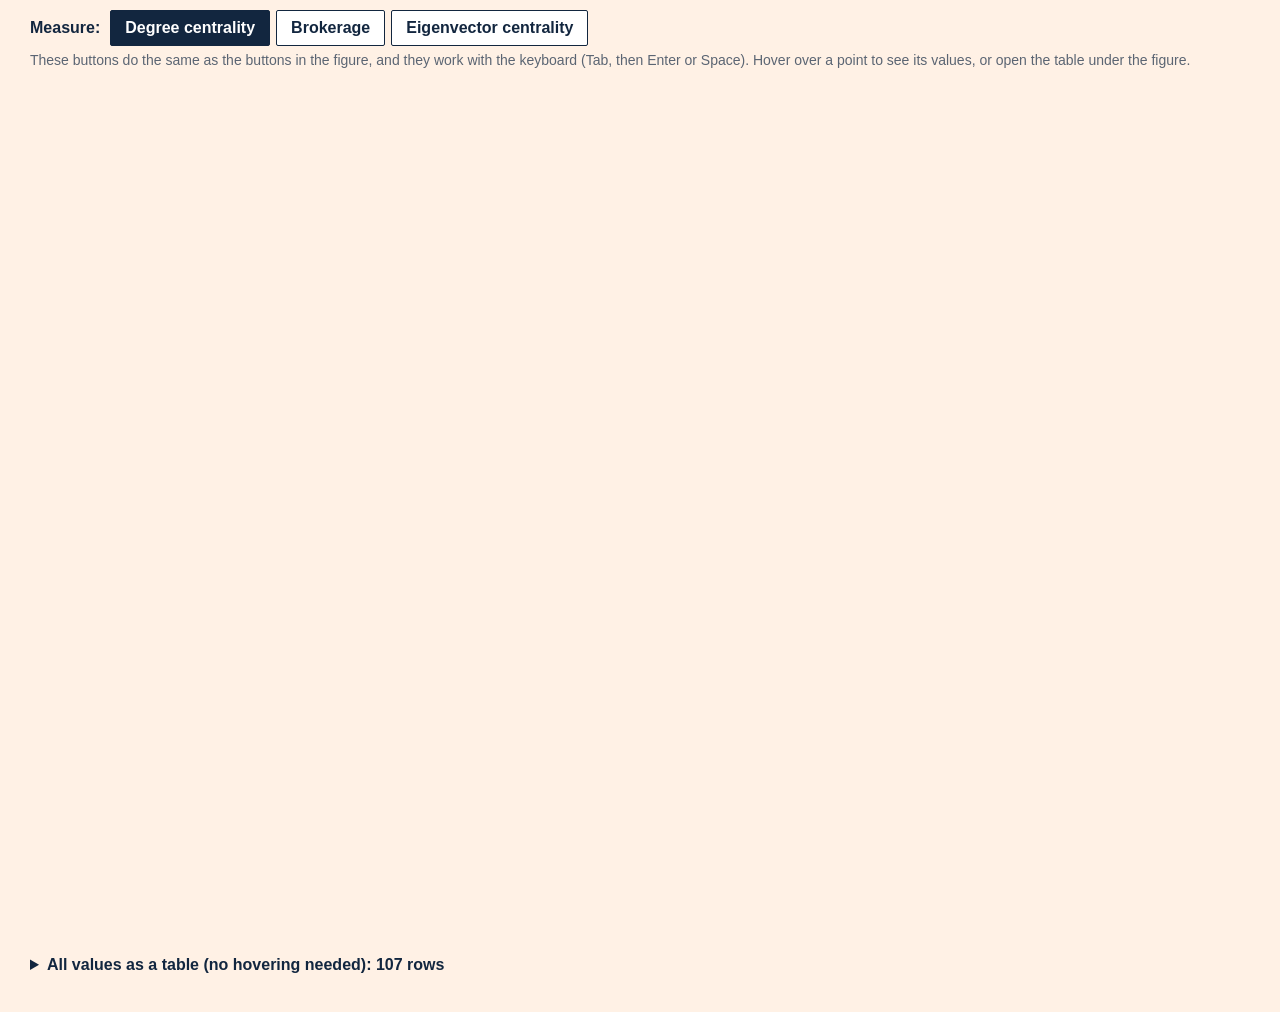
<file: charts/network.html>
<!doctype html>
<html lang="en">
<head>
<meta charset="utf-8">
<meta name="robots" content="noindex">
<meta name="viewport" content="width=device-width, initial-scale=1">
<title>Network of Thrones: who matters?</title>
<style>
  body { margin: 0; background: #FFF1E5; color: #12263F; font-family: Arial, Helvetica, sans-serif; }
  .bar { padding: 10px 30px 0 30px; }
  .bar span { font-size: 16px; font-weight: bold; margin-right: 10px; }
  .bar small { display: block; font-size: 14px; color: #5B6573; margin-top: 6px; }
  button { font: inherit; font-size: 16px; padding: 8px 14px; margin-right: 6px; background: #fff; color: #12263F;
           border: 1.5px solid #12263F; border-radius: 2px; cursor: pointer; }
  button[aria-pressed="true"] { background: #12263F; color: #fff; }
  button:focus-visible { outline: 4px solid #D55E00; outline-offset: 3px; }
  .sr { position: absolute; left: -9999px; width: 1px; height: 1px; overflow: hidden; }
  details { margin: 0 30px 30px 30px; font-size: 16px; }
  summary { cursor: pointer; font-weight: bold; padding: 8px 0; }
  summary:focus-visible { outline: 4px solid #D55E00; outline-offset: 3px; }
  .scroll { max-height: 420px; overflow: auto; border: 1px solid #12263F; background: #fff; }
  .scroll:focus-visible { outline: 4px solid #D55E00; outline-offset: 3px; }
  table { border-collapse: collapse; width: 100%; font-size: 15px; }
  caption { text-align: left; padding: 8px; color: #5B6573; }
  th, td { padding: 5px 10px; border-bottom: 1px solid #ccd3da; text-align: right; }
  thead th { position: sticky; top: 0; background: #12263F; color: #fff; text-align: right; }
  th[scope="row"], thead th:first-child { text-align: left; }
</style>
</head>
<body>
<div class="bar" role="group" aria-labelledby="measure-label">
  <span id="measure-label">Measure:</span><span id="measure-buttons"><button type="button" aria-pressed="true">Degree centrality</button><button type="button" aria-pressed="false">Brokerage</button><button type="button" aria-pressed="false">Eigenvector centrality</button></span>
  <small>These buttons do the same as the buttons in the figure, and they work with the keyboard (Tab, then Enter or Space). Hover over a point to see its values, or open the table under the figure.</small>
  <p id="status" class="sr" role="status"></p>
</div>
<div>                        <script>window.PlotlyConfig = {MathJaxConfig: 'local'};</script>
        <script charset="utf-8" src="https://cdn.plot.ly/plotly-3.5.0.min.js" integrity="sha256-fHbNLP+GlIXN+efbQec78UkemUz3NJp7UmfGxC1tNxs=" crossorigin="anonymous"></script>                <div id="network" class="plotly-graph-div" style="height:880px; width:100%;"></div>            <script>                window.PLOTLYENV=window.PLOTLYENV || {};                                if (document.getElementById("network")) {                    Plotly.newPlot(                        "network",                        [{"hoverinfo":"skip","line":{"color":"rgba(91,101,115,0.6)","width":2.8},"mode":"lines","name":"30 or more","showlegend":false,"x":[0.2875789224,0.4576646081,null,0.047525695,0.1114545438,null,0.047525695,-0.0542756857,null,0.2473614366,0.3544722509,null,0.2473614366,0.4829447704,null,0.2473614366,0.4541449309,null,0.2473614366,0.1637883219,null,-0.0021152787,0.0849694627,null,-0.1608276062,-0.0981477928,null,-0.1608276062,-0.1895791923,null,-0.4353300665,-0.4799445849,null,0.3544722509,0.4829447704,null,0.3544722509,0.4541449309,null,-0.0981477928,-0.0159772577,null,-0.0981477928,-0.1895791923,null,-0.1408363925,-0.1895791923,null,0.4829447704,0.4541449309,null,0.3782188914,0.2875789224,null,0.3782188914,0.5452141276,null,0.3782188914,0.6096157466,null,0.3782188914,0.4576646081,null,0.3782188914,0.668820969,null,0.4046600577,0.4804074556,null,0.0849694627,-0.0369300848,null,0.4576646081,0.7036658066,null,0.4576646081,0.6257119425,null,0.4576646081,0.5048933139,null,-0.0724814878,-0.1408363925,null,-0.0724814878,-0.2265298388,null,-0.0724814878,-0.1895791923,null,0.1368924576,0.4804074556,null,-0.1895791923,-0.375593186,null,-0.1103172979,-0.1895791923,null],"y":[-0.0620728045,0.110625675,null,0.0537838171,-0.1779209703,null,0.0537838171,-0.0348345299,null,0.2933161558,0.3913027871,null,0.2933161558,0.3559874498,null,0.2933161558,0.2805636513,null,0.2933161558,0.2005206441,null,0.2683451733,0.250504331,null,0.0734941178,0.0056709939,null,0.0734941178,0.0789164685,null,-0.6171999516,-0.5906842662,null,0.3913027871,0.3559874498,null,0.3913027871,0.2805636513,null,0.0056709939,0.1958372465,null,0.0056709939,0.0789164685,null,0.09825495,0.0789164685,null,0.3559874498,0.2805636513,null,0.0681679179,-0.0620728045,null,0.0681679179,0.046559211,null,0.0681679179,-0.0045236817,null,0.0681679179,0.110625675,null,0.0681679179,-0.0434327742,null,-0.1257814573,-0.3715402963,null,0.250504331,0.3626796017,null,0.110625675,0.144329615,null,0.110625675,0.1436965487,null,0.110625675,-0.0219901171,null,0.1968515015,0.09825495,null,0.1968515015,0.1865574174,null,0.1968515015,0.0789164685,null,0.0045083441,-0.3715402963,null,0.0789164685,0.0649198492,null,0.1233914331,0.0789164685,null],"type":"scatter"},{"hoverinfo":"skip","line":{"color":"rgba(91,101,115,0.42)","width":1.3},"mode":"lines","name":"10 to 29","showlegend":false,"x":[-0.1593641581,-0.0981477928,null,0.047525695,0.022249971,null,0.047525695,0.0926279938,null,0.047525695,-0.0981477928,null,0.047525695,0.0451849464,null,-0.6060505054,-0.3360838947,null,-0.6060505054,-0.860887694,null,0.0926279938,0.0451849464,null,0.2473614366,0.3782188914,null,0.2473614366,0.259328361,null,0.2473614366,0.4576646081,null,0.2473614366,0.3132015395,null,-0.375593186,-0.2942079845,null,-0.0021152787,-0.0369300848,null,-0.0021152787,-0.0981477928,null,-0.0021152787,0.0973481003,null,-0.0021152787,-0.0166113964,null,-0.1608276062,-0.1408363925,null,-0.1608276062,-0.1994212439,null,-0.1608276062,-0.0697108558,null,-0.4353300665,-0.3360838947,null,-0.4353300665,-0.6060505054,null,-0.4353300665,-0.5089806911,null,-0.4353300665,-0.5671890454,null,-0.4353300665,-0.5131890427,null,-0.4353300665,-0.591064867,null,-0.4353300665,-0.4296458882,null,-0.4353300665,-0.3073106551,null,-0.4353300665,-0.4974804056,null,0.4804074556,0.64429202,null,0.0824409019,0.047525695,null,0.0824409019,0.2473614366,null,0.0824409019,0.0849694627,null,0.0824409019,-0.0697108558,null,-0.0369300848,-0.0222242395,null,0.6257119425,0.7036658066,null,-0.197724471,-0.337494101,null,-0.197724471,-0.0542756857,null,-0.0981477928,-0.1408363925,null,-0.0981477928,-0.1550368548,null,-0.0981477928,-0.1994212439,null,-0.0981477928,-0.0829046015,null,-0.0981477928,-0.0697108558,null,-0.1408363925,-0.2265298388,null,-0.1408363925,-0.0542756857,null,-0.1408363925,0.1368924576,null,0.4829447704,0.4576646081,null,0.3782188914,0.5348389053,null,0.3782188914,0.5048933139,null,0.3782188914,0.6293826052,null,0.3782188914,0.6902195307,null,0.3782188914,0.2937841781,null,-0.4799445849,-0.3360838947,null,-0.4799445849,-0.6060505054,null,-0.1535619784,-0.2473655522,null,-0.1535619784,-0.0890606481,null,0.5452141276,0.7036658066,null,0.5452141276,0.6096157466,null,0.5452141276,0.668820969,null,0.0849694627,0.047525695,null,0.0849694627,0.2473614366,null,0.0849694627,0.0499687192,null,0.0849694627,-0.0981477928,null,0.0849694627,0.0973481003,null,0.0849694627,-0.1408363925,null,0.0849694627,0.3782188914,null,0.0849694627,0.0531800342,null,0.0849694627,0.1637883219,null,0.0849694627,-0.0724814878,null,0.0849694627,0.3132015395,null,0.0849694627,-0.1895791923,null,0.0849694627,-0.1103172979,null,0.0849694627,-0.0166113964,null,0.4576646081,0.6108708337,null,0.4576646081,0.5452141276,null,-0.0542756857,0.0926279938,null,-0.0542756857,0.0451849464,null,-0.0724814878,0.047525695,null,-0.0724814878,0.2473614366,null,-0.0724814878,-0.1608276062,null,-0.0724814878,-0.0981477928,null,-0.0724814878,-0.1550368548,null,-0.0724814878,-0.1535619784,null,-0.0724814878,-0.0890606481,null,0.1368924576,0.4046600577,null,0.1368924576,-0.1042874284,null,0.1368924576,0.4576646081,null,-0.1895791923,-0.197724471,null,-0.1895791923,-0.3139131751,null,-0.1895791923,-0.337494101,null,-0.1895791923,-0.0890606481,null,-0.1895791923,-0.2942079845,null,-0.1895791923,-0.3513213367,null,-0.1895791923,-0.3486277506,null,-0.1895791923,-0.2951841203,null,-0.1103172979,-0.1608276062,null,-0.1103172979,-0.0981477928,null,-0.1103172979,-0.1408363925,null,-0.1103172979,-0.3139131751,null,-0.1103172979,-0.0697108558,null,-0.1103172979,0.1368924576,null,-0.0166113964,0.0531800342,null,-0.1727543679,-0.0981477928,null],"y":[-0.0994058065,0.0056709939,null,0.0537838171,-0.2295403801,null,0.0537838171,-0.112733516,null,0.0537838171,0.0056709939,null,0.0537838171,-0.1703094,null,-0.5871280146,-0.3738175004,null,-0.5871280146,-0.7121293125,null,-0.112733516,-0.1703094,null,0.2933161558,0.0681679179,null,0.2933161558,0.6200802449,null,0.2933161558,0.110625675,null,0.2933161558,0.2538565275,null,0.0649198492,0.2021617178,null,0.2683451733,0.3626796017,null,0.2683451733,0.0056709939,null,0.2683451733,0.5010555294,null,0.2683451733,0.3991870521,null,0.0734941178,0.09825495,null,0.0734941178,-0.0581705745,null,0.0734941178,-0.1242371484,null,-0.6171999516,-0.3738175004,null,-0.6171999516,-0.5871280146,null,-0.6171999516,-0.7670840005,null,-0.6171999516,-0.7497822197,null,-0.6171999516,-0.8459682179,null,-0.6171999516,-0.8859779176,null,-0.6171999516,-0.8877361391,null,-0.6171999516,-0.4080769653,null,-0.6171999516,-0.9220620436,null,-0.3715402963,-0.5935870926,null,0.089746145,0.0537838171,null,0.089746145,0.2933161558,null,0.089746145,0.250504331,null,0.089746145,-0.1242371484,null,0.3626796017,0.5394550145,null,0.1436965487,0.144329615,null,-0.0075022278,-0.0600880117,null,-0.0075022278,-0.0348345299,null,0.0056709939,0.09825495,null,0.0056709939,0.2005577435,null,0.0056709939,-0.0581705745,null,0.0056709939,-0.3130641341,null,0.0056709939,-0.1242371484,null,0.09825495,0.1865574174,null,0.09825495,-0.0348345299,null,0.09825495,0.0045083441,null,0.3559874498,0.110625675,null,0.0681679179,0.1562762104,null,0.0681679179,-0.0219901171,null,0.0681679179,-0.0834756361,null,0.0681679179,0.0243080151,null,0.0681679179,0.0241304346,null,-0.5906842662,-0.3738175004,null,-0.5906842662,-0.5871280146,null,0.2925069459,0.4575183153,null,0.2925069459,0.2925500505,null,0.046559211,0.144329615,null,0.046559211,-0.0045236817,null,0.046559211,-0.0434327742,null,0.250504331,0.0537838171,null,0.250504331,0.2933161558,null,0.250504331,0.3355581955,null,0.250504331,0.0056709939,null,0.250504331,0.5010555294,null,0.250504331,0.09825495,null,0.250504331,0.0681679179,null,0.250504331,0.4833308214,null,0.250504331,0.2005206441,null,0.250504331,0.1968515015,null,0.250504331,0.2538565275,null,0.250504331,0.0789164685,null,0.250504331,0.1233914331,null,0.250504331,0.3991870521,null,0.110625675,0.066810217,null,0.110625675,0.046559211,null,-0.0348345299,-0.112733516,null,-0.0348345299,-0.1703094,null,0.1968515015,0.0537838171,null,0.1968515015,0.2933161558,null,0.1968515015,0.0734941178,null,0.1968515015,0.0056709939,null,0.1968515015,0.2005577435,null,0.1968515015,0.2925069459,null,0.1968515015,0.2925500505,null,0.0045083441,-0.1257814573,null,0.0045083441,0.0614352265,null,0.0045083441,0.110625675,null,0.0789164685,-0.0075022278,null,0.0789164685,0.2754261276,null,0.0789164685,-0.0600880117,null,0.0789164685,0.2925500505,null,0.0789164685,0.2021617178,null,0.0789164685,0.11789782,null,0.0789164685,0.2009323461,null,0.0789164685,0.1467883825,null,0.1233914331,0.0734941178,null,0.1233914331,0.0056709939,null,0.1233914331,0.09825495,null,0.1233914331,0.2754261276,null,0.1233914331,-0.1242371484,null,0.1233914331,0.0045083441,null,0.3991870521,0.4833308214,null,-0.2898621236,0.0056709939,null],"type":"scatter"},{"hoverinfo":"skip","line":{"color":"rgba(91,101,115,0.32)","width":0.6},"mode":"lines","name":"fewer than 10","showlegend":false,"x":[0.2875789224,0.5048933139,null,-0.1593641581,-0.0697108558,null,-0.1593641581,-0.1895791923,null,-0.1593641581,-0.1103172979,null,0.5348389053,0.5452141276,null,-0.4772517528,-0.337494101,null,0.047525695,0.2473614366,null,0.047525695,0.0499687192,null,0.047525695,-0.1608276062,null,0.047525695,-0.197724471,null,0.047525695,-0.1408363925,null,0.047525695,0.3782188914,null,0.047525695,0.1637883219,null,0.047525695,-0.0697108558,null,0.047525695,0.1297684868,null,0.047525695,-0.1895791923,null,-0.0104016726,-0.1550368548,null,0.0926279938,0.022249971,null,0.0926279938,0.1114545438,null,0.2473614366,0.363347258,null,-0.0159772577,-0.1550368548,null,-0.375593186,-0.197724471,null,0.0499687192,0.0531800342,null,0.0499687192,-0.0166113964,null,-0.0021152787,0.2473614366,null,-0.0021152787,-0.0159772577,null,-0.0021152787,0.0499687192,null,-0.0021152787,-0.1608276062,null,-0.0021152787,-0.1107619588,null,-0.0021152787,-0.1535619784,null,-0.0021152787,-0.0890606481,null,-0.0021152787,0.1297684868,null,-0.0021152787,-0.0222242395,null,-0.0021152787,-0.0724814878,null,-0.0021152787,0.1368924576,null,-0.0021152787,-0.1895791923,null,-0.1608276062,-0.0159772577,null,-0.1608276062,-0.375593186,null,-0.1608276062,-0.2519599104,null,-0.1608276062,-0.197724471,null,-0.1608276062,-0.2522247599,null,-0.1608276062,-0.3513213367,null,-0.1608276062,-0.0542756857,null,-0.1608276062,-0.3486277506,null,-0.1608276062,-0.2951841203,null,0.7036658066,1.0,null,-0.5089806911,-0.5671890454,null,-0.5089806911,-0.5131890427,null,-0.4353300665,-0.6496154175,null,-0.4353300665,-0.6864572984,null,-0.4353300665,-0.0697108558,null,-0.4353300665,-0.3685699612,null,0.4804074556,0.711669486,null,0.0824409019,0.0926279938,null,0.0824409019,-0.0021152787,null,0.0824409019,-0.1608276062,null,0.0824409019,-0.0981477928,null,0.0824409019,0.3782188914,null,0.0824409019,0.1637883219,null,0.0824409019,-0.0542756857,null,0.0824409019,-0.0724814878,null,0.6108708337,0.5048933139,null,-0.0369300848,0.0499687192,null,-0.0369300848,0.0531800342,null,-0.0369300848,-0.0166113964,null,0.1114545438,0.0451849464,null,-0.197724471,-0.2519599104,null,-0.197724471,-0.2522247599,null,-0.197724471,-0.1994212439,null,-0.1107619588,-0.0369300848,null,-0.5131890427,-0.5671890454,null,-0.0981477928,-0.0104016726,null,-0.0981477928,-0.3360838947,null,-0.0981477928,-0.0369300848,null,-0.0981477928,-0.2519599104,null,-0.0981477928,-0.197724471,null,-0.0981477928,-0.1042874284,null,-0.0981477928,0.1368924576,null,-0.0981477928,-0.267641294,null,0.3160702125,0.5348389053,null,0.3160702125,0.5716572131,null,0.3160702125,0.5452141276,null,-0.1408363925,-0.197724471,null,-0.1408363925,-0.2522247599,null,-0.1408363925,-0.3139131751,null,-0.1408363925,-0.1550368548,null,-0.1408363925,-0.1994212439,null,-0.1408363925,-0.2555789298,null,-0.1408363925,-0.337494101,null,-0.1408363925,-0.267641294,null,0.3782188914,0.7036658066,null,0.3782188914,0.497791904,null,0.3782188914,0.6108708337,null,0.3782188914,0.6257119425,null,0.3782188914,0.3160702125,null,0.3782188914,0.4541449309,null,0.3782188914,0.4046600577,null,0.3782188914,0.7373318061,null,0.3782188914,-0.0697108558,null,0.3782188914,0.1368924576,null,0.3782188914,0.3132015395,null,-0.0427518306,-0.1535619784,null,-0.0427518306,-0.0697108558,null,-0.4799445849,-0.5089806911,null,-0.4799445849,-0.5671890454,null,-0.3139131751,-0.5630744944,null,-0.3139131751,-0.2951841203,null,-0.1550368548,-0.2265298388,null,-0.1550368548,-0.2702822522,null,0.0531800342,-0.0222242395,null,0.363347258,0.259328361,null,-0.1535619784,-0.1608276062,null,-0.1535619784,-0.1107619588,null,-0.1535619784,-0.1971494864,null,-0.1535619784,-0.1895791923,null,-0.1535619784,-0.1103172979,null,0.5452141276,0.497791904,null,0.5452141276,0.6257119425,null,0.5452141276,0.6293826052,null,0.5452141276,0.6902195307,null,0.5452141276,0.2937841781,null,0.4541449309,0.4576646081,null,0.4046600577,0.4576646081,null,-0.1994212439,-0.2522247599,null,-0.4296458882,-0.5131890427,null,-0.2555789298,-0.267641294,null,-0.2555789298,-0.1895791923,null,-0.337494101,-0.4900256264,null,-0.337494101,-0.3478887446,null,-0.2942079845,-0.2265298388,null,0.6293826052,0.6096157466,null,-0.1042874284,-0.1550368548,null,-0.1042874284,-0.2265298388,null,-0.1042874284,-0.2951841203,null,-0.3073106551,-0.3360838947,null,-0.3073106551,-0.2519599104,null,-0.3073106551,-0.4799445849,null,-0.3073106551,-0.0697108558,null,0.1630319781,0.0499687192,null,0.1637883219,0.3132015395,null,0.0849694627,-0.0104016726,null,0.0849694627,-0.0159772577,null,0.0849694627,0.3544722509,null,0.0849694627,-0.0890606481,null,0.0849694627,0.2506370858,null,0.0849694627,0.1630319781,null,0.0849694627,0.1297684868,null,0.0849694627,0.1368924576,null,-0.0697108558,0.2875789224,null,-0.0697108558,-0.3360838947,null,-0.0697108558,-0.1042874284,null,-0.0697108558,0.1368924576,null,-0.0697108558,0.0451849464,null,-0.1971494864,-0.2473655522,null,0.1297684868,-0.0159772577,null,0.4576646081,0.5716572131,null,0.4576646081,0.3160702125,null,0.4576646081,0.6096157466,null,-0.0542756857,0.1114545438,null,-0.0542756857,-0.2522247599,null,-0.0542756857,-0.1994212439,null,-0.0542756857,-0.0697108558,null,-0.0724814878,-0.0159772577,null,-0.0724814878,0.3782188914,null,-0.0724814878,-0.3139131751,null,-0.0724814878,-0.2473655522,null,-0.0724814878,-0.2555789298,null,-0.0724814878,-0.2702822522,null,-0.0724814878,-0.2942079845,null,-0.0724814878,-0.1042874284,null,-0.0724814878,0.1637883219,null,-0.0724814878,-0.0697108558,null,-0.0724814878,-0.1971494864,null,-0.0724814878,-0.0542756857,null,-0.0724814878,-0.3486277506,null,-0.3486277506,-0.4919149267,null,-0.3486277506,-0.2951841203,null,0.593116544,0.4804074556,null,0.1368924576,0.2875789224,null,0.1368924576,-0.0104016726,null,-0.267641294,-0.2265298388,null,-0.1895791923,-0.0104016726,null,-0.1895791923,-0.4919149267,null,-0.1895791923,-0.5422513032,null,-0.1895791923,-0.2519599104,null,-0.1895791923,-0.4900256264,null,-0.1895791923,-0.2522247599,null,-0.1895791923,0.3160702125,null,-0.1895791923,-0.1550368548,null,-0.1895791923,-0.3478887446,null,-0.1895791923,-0.2265298388,null,-0.1895791923,-0.1994212439,null,-0.1895791923,-0.1042874284,null,-0.1895791923,-0.0697108558,null,-0.1895791923,-0.0542756857,null,-0.1895791923,0.1368924576,null,-0.1103172979,-0.0104016726,null,-0.1103172979,0.0499687192,null,-0.1103172979,-0.197724471,null,-0.1103172979,-0.3478887446,null,-0.1103172979,-0.337494101,null,-0.1103172979,-0.0890606481,null,-0.1103172979,-0.2942079845,null,-0.1103172979,-0.3513213367,null,-0.1103172979,-0.267641294,null,-0.1103172979,0.2937841781,null,-0.1103172979,-0.2951841203,null,-0.1103172979,-0.0166113964,null,0.2937841781,0.497791904,null,-0.2951841203,-0.3513213367,null,-0.3685699612,-0.3073106551,null,-0.3685699612,-0.1895791923,null,-0.0166113964,-0.0890606481,null,-0.0166113964,-0.0222242395,null,0.668820969,0.6096157466,null,0.668820969,0.6293826052,null],"y":[-0.0620728045,-0.0219901171,null,-0.0994058065,-0.1242371484,null,-0.0994058065,0.0789164685,null,-0.0994058065,0.1233914331,null,0.1562762104,0.046559211,null,-0.31783887,-0.0600880117,null,0.0537838171,0.2933161558,null,0.0537838171,0.3355581955,null,0.0537838171,0.0734941178,null,0.0537838171,-0.0075022278,null,0.0537838171,0.09825495,null,0.0537838171,0.0681679179,null,0.0537838171,0.2005206441,null,0.0537838171,-0.1242371484,null,0.0537838171,0.2693805488,null,0.0537838171,0.0789164685,null,0.118448324,0.2005577435,null,-0.112733516,-0.2295403801,null,-0.112733516,-0.1779209703,null,0.2933161558,0.6031089111,null,0.1958372465,0.2005577435,null,0.0649198492,-0.0075022278,null,0.3355581955,0.4833308214,null,0.3355581955,0.3991870521,null,0.2683451733,0.2933161558,null,0.2683451733,0.1958372465,null,0.2683451733,0.3355581955,null,0.2683451733,0.0734941178,null,0.2683451733,0.4968404251,null,0.2683451733,0.2925069459,null,0.2683451733,0.2925500505,null,0.2683451733,0.2693805488,null,0.2683451733,0.5394550145,null,0.2683451733,0.1968515015,null,0.2683451733,0.0045083441,null,0.2683451733,0.0789164685,null,0.0734941178,0.1958372465,null,0.0734941178,0.0649198492,null,0.0734941178,-0.1458256018,null,0.0734941178,-0.0075022278,null,0.0734941178,-0.0361289194,null,0.0734941178,0.11789782,null,0.0734941178,-0.0348345299,null,0.0734941178,0.2009323461,null,0.0734941178,0.1467883825,null,0.144329615,0.1918361839,null,-0.7670840005,-0.7497822197,null,-0.7670840005,-0.8459682179,null,-0.6171999516,-0.8316623284,null,-0.6171999516,-0.7591049796,null,-0.6171999516,-0.1242371484,null,-0.6171999516,-0.3056710061,null,-0.3715402963,-0.5434739166,null,0.089746145,-0.112733516,null,0.089746145,0.2683451733,null,0.089746145,0.0734941178,null,0.089746145,0.0056709939,null,0.089746145,0.0681679179,null,0.089746145,0.2005206441,null,0.089746145,-0.0348345299,null,0.089746145,0.1968515015,null,0.066810217,-0.0219901171,null,0.3626796017,0.3355581955,null,0.3626796017,0.4833308214,null,0.3626796017,0.3991870521,null,-0.1779209703,-0.1703094,null,-0.0075022278,-0.1458256018,null,-0.0075022278,-0.0361289194,null,-0.0075022278,-0.0581705745,null,0.4968404251,0.3626796017,null,-0.8459682179,-0.7497822197,null,0.0056709939,0.118448324,null,0.0056709939,-0.3738175004,null,0.0056709939,0.3626796017,null,0.0056709939,-0.1458256018,null,0.0056709939,-0.0075022278,null,0.0056709939,0.0614352265,null,0.0056709939,0.0045083441,null,0.0056709939,0.1075217899,null,0.1284573112,0.1562762104,null,0.1284573112,0.2498400339,null,0.1284573112,0.046559211,null,0.09825495,-0.0075022278,null,0.09825495,-0.0361289194,null,0.09825495,0.2754261276,null,0.09825495,0.2005577435,null,0.09825495,-0.0581705745,null,0.09825495,0.248976615,null,0.09825495,-0.0600880117,null,0.09825495,0.1075217899,null,0.0681679179,0.144329615,null,0.0681679179,-0.0803364159,null,0.0681679179,0.066810217,null,0.0681679179,0.1436965487,null,0.0681679179,0.1284573112,null,0.0681679179,0.2805636513,null,0.0681679179,-0.1257814573,null,0.0681679179,0.0813251884,null,0.0681679179,-0.1242371484,null,0.0681679179,0.0045083441,null,0.0681679179,0.2538565275,null,0.0564829486,0.2925069459,null,0.0564829486,-0.1242371484,null,-0.5906842662,-0.7670840005,null,-0.5906842662,-0.7497822197,null,0.2754261276,0.4856206335,null,0.2754261276,0.1467883825,null,0.2005577435,0.1865574174,null,0.2005577435,0.3889231777,null,0.4833308214,0.5394550145,null,0.6031089111,0.6200802449,null,0.2925069459,0.0734941178,null,0.2925069459,0.4968404251,null,0.2925069459,0.4738547384,null,0.2925069459,0.0789164685,null,0.2925069459,0.1233914331,null,0.046559211,-0.0803364159,null,0.046559211,0.1436965487,null,0.046559211,-0.0834756361,null,0.046559211,0.0243080151,null,0.046559211,0.0241304346,null,0.2805636513,0.110625675,null,-0.1257814573,0.110625675,null,-0.0581705745,-0.0361289194,null,-0.8877361391,-0.8459682179,null,0.248976615,0.1075217899,null,0.248976615,0.0789164685,null,-0.0600880117,-0.0214385924,null,-0.0600880117,0.0025039635,null,0.2021617178,0.1865574174,null,-0.0834756361,-0.0045236817,null,0.0614352265,0.2005577435,null,0.0614352265,0.1865574174,null,0.0614352265,0.1467883825,null,-0.4080769653,-0.3738175004,null,-0.4080769653,-0.1458256018,null,-0.4080769653,-0.5906842662,null,-0.4080769653,-0.1242371484,null,0.5018848276,0.3355581955,null,0.2005206441,0.2538565275,null,0.250504331,0.118448324,null,0.250504331,0.1958372465,null,0.250504331,0.3913027871,null,0.250504331,0.2925500505,null,0.250504331,0.531806997,null,0.250504331,0.5018848276,null,0.250504331,0.2693805488,null,0.250504331,0.0045083441,null,-0.1242371484,-0.0620728045,null,-0.1242371484,-0.3738175004,null,-0.1242371484,0.0614352265,null,-0.1242371484,0.0045083441,null,-0.1242371484,-0.1703094,null,0.4738547384,0.4575183153,null,0.2693805488,0.1958372465,null,0.110625675,0.2498400339,null,0.110625675,0.1284573112,null,0.110625675,-0.0045236817,null,-0.0348345299,-0.1779209703,null,-0.0348345299,-0.0361289194,null,-0.0348345299,-0.0581705745,null,-0.0348345299,-0.1242371484,null,0.1968515015,0.1958372465,null,0.1968515015,0.0681679179,null,0.1968515015,0.2754261276,null,0.1968515015,0.4575183153,null,0.1968515015,0.248976615,null,0.1968515015,0.3889231777,null,0.1968515015,0.2021617178,null,0.1968515015,0.0614352265,null,0.1968515015,0.2005206441,null,0.1968515015,-0.1242371484,null,0.1968515015,0.4738547384,null,0.1968515015,-0.0348345299,null,0.1968515015,0.2009323461,null,0.2009323461,0.2148255417,null,0.2009323461,0.1467883825,null,-0.6325367432,-0.3715402963,null,0.0045083441,-0.0620728045,null,0.0045083441,0.118448324,null,0.1075217899,0.1865574174,null,0.0789164685,0.118448324,null,0.0789164685,0.2148255417,null,0.0789164685,0.1137444615,null,0.0789164685,-0.1458256018,null,0.0789164685,-0.0214385924,null,0.0789164685,-0.0361289194,null,0.0789164685,0.1284573112,null,0.0789164685,0.2005577435,null,0.0789164685,0.0025039635,null,0.0789164685,0.1865574174,null,0.0789164685,-0.0581705745,null,0.0789164685,0.0614352265,null,0.0789164685,-0.1242371484,null,0.0789164685,-0.0348345299,null,0.0789164685,0.0045083441,null,0.1233914331,0.118448324,null,0.1233914331,0.3355581955,null,0.1233914331,-0.0075022278,null,0.1233914331,0.0025039635,null,0.1233914331,-0.0600880117,null,0.1233914331,0.2925500505,null,0.1233914331,0.2021617178,null,0.1233914331,0.11789782,null,0.1233914331,0.1075217899,null,0.1233914331,0.0241304346,null,0.1233914331,0.1467883825,null,0.1233914331,0.3991870521,null,0.0241304346,-0.0803364159,null,0.1467883825,0.11789782,null,-0.3056710061,-0.4080769653,null,-0.3056710061,0.0789164685,null,0.3991870521,0.2925500505,null,0.3991870521,0.5394550145,null,-0.0434327742,-0.0045236817,null,-0.0434327742,-0.0834756361,null],"type":"scatter"},{"customdata":{"dtype":"f8","bdata":"AAAAAAAAFEDxVvY5pCaoPwAAAAAAgERA0ZooFw3vcj8AAAAAAABBQKVSMBZkmaY\u002fAAAAAAAASEAAAAAAAAAQQMF4K\u002fscUqM\u002fAAAAAAAASkAyjH+OZWcPPwAAAAAAQFBAanxY3YLykz8AAAAAAMBSQAAAAAAAAC5ANcF4K\u002fscwj8AAAAAAAAoQEtxvrgJhqA\u002fAAAAAAAALkDKZsrzSdOrPwAAAAAAAEVAAAAAAAAAEEDBeCv7HFKjPwAAAAAAAEpAAAAAAAAAAAAAAAAAAABRQLoBuKF1DbQ\u002fAAAAAAAAQEAAAAAAAAA4QCI1wXgr+8w\u002fAAAAAAAAFEBPq\u002fS05JW5PwAAAAAAACBA5McB+LGD0T8AAAAAAAAIQAAAAAAAADJA2eeQmmC8xT8AAAAAAAAiQAfSvPFVz8o\u002fAAAAAAAAAEDiQoV9FYzJPwAAAAAAACJAAAAAAAAAQkDZ55CaYLzVPwAAAAAAAPA\u002fMtSBQjVVyT8AAAAAAAAIQCZB0LF4i9U\u002fAAAAAAAA8D8AAAAAAAA2QAnGW9nnkMo\u002fAAAAAAAAGEAuT8\u002f2H8ewPwAAAAAAACRAkFCsdxPIzD8AAAAAAAAcQAAAAAAAAAhAIjXBeCv7nD8AAAAAAABSQAAAAAAAAAAAAAAAAAAAUUC2ZTmAKuGQPwAAAAAAAFRAAAAAAAAAKEAiNcF4K\u002fu8PwAAAAAAADFAzuw3AmbNfT8AAAAAAAA9QLW\u002fElGkf58\u002fAAAAAAAATUAAAAAAAADwP8F4K\u002fscUoM\u002fAAAAAAAAV0AAAAAAAAAAAAAAAAAAAFFA\u002fsIdotdkeD8AAAAAAEBXQAAAAAAAABxAqQnGW9nnsD8AAAAAAAA6QN8J0xvRDJQ\u002fAAAAAAAAM0B3k1Np8SO0PwAAAAAAAD9AAAAAAAAAM0Bln0NqgvHGPwAAAAAAACBAKCk3uyFhtD8AAAAAAAAiQG\u002fxM4QBicw\u002fAAAAAAAAIEAAAAAAAAAAQMF4K\u002fscUpM\u002fAAAAAAAAVEAAAAAAAAAAAAAAAAAAAFFAMHIJAJ8vlT8AAAAAAEBSQAAAAAAAABhAIjXBeCv7rD8AAAAAAABAQALuq02u9UM\u002fAAAAAAAAS0DAz4vjucqpPwAAAAAAAEZAAAAAAAAALECpCcZb2efAPwAAAAAAACpAkdmaGdshsD8AAAAAAAAmQF1ZfjN0g70\u002fAAAAAAAAMkAAAAAAAAAgQMF4K\u002fscUrM\u002fAAAAAAAANkCuQHCGwlxzPwAAAAAAgEBA53f4DphAtT8AAAAAAAA8QAAAAAAAADRA8Vb2OaQmyD8AAAAAAAAcQIah\u002fLlqY5s\u002fAAAAAAAAMECTneWAoYvPPwAAAAAAABBAAAAAAAAAEEDBeCv7HFKjPwAAAAAAAEpAAAAAAAAAAAAAAAAAAABRQFe+pzbhAaM\u002fAAAAAACASUAAAAAAAAAoQCI1wXgr+7w\u002fAAAAAAAAMUBzQ8LGiRV4PwAAAAAAAEBAi2xt94ukxD8AAAAAAAAsQAAAAAAAADJA2eeQmmC8xT8AAAAAAAAiQPhkQoVlC5o\u002fAAAAAAAAMUBn2XwTQIbNPwAAAAAAABhAAAAAAAAAOkA6pCYYb2XPPwAAAAAAAABA2nrhantvzT8AAAAAAADwP+Gezyf1O8I\u002fAAAAAAAALkAAAAAAAAAYQCI1wXgr+6w\u002fAAAAAAAAQEBtyBv1a\u002f1IPwAAAAAAgEhAK2+tbYvOtD8AAAAAAAA9QAAAAAAAABBAwXgr+xxSoz8AAAAAAABKQFbaES28OzE\u002fAAAAAACATUBs+M00xrytPwAAAAAAgERAAAAAAAAAKkA6pCYYb2W\u002fPwAAAAAAADBASnmx6BwBjT8AAAAAAAA6QIPYiXQXPcU\u002fAAAAAAAAKkAAAAAAAAAUQPFW9jmkJqg\u002fAAAAAACAREB6\u002foaG\u002fo5fPwAAAAAAAEVAYuBO8N4yqj8AAAAAAIBFQAAAAAAAABhAIjXBeCv7rD8AAAAAAABAQGyW+94FlUQ\u002fAAAAAAAASkATHl+5Wnm6PwAAAAAAADdAAAAAAAAAIkDZ55CaYLy1PwAAAAAAADVAAAlJ7s\u002f4bj8AAAAAAABCQC+qPD6GcL4\u002fAAAAAAAAMEAAAAAAAAAQQMF4K\u002fscUqM\u002fAAAAAAAASkDBeCv7HFKTPwAAAAAAADZA+obk4w8Xdz8AAAAAAIBXQAAAAAAAABhAIjXBeCv7rD8AAAAAAABAQK2Oh\u002f\u002fUiaQ\u002fAAAAAAAALECtRJb7PPekPwAAAAAAgEhAAAAAAAAA8D\u002fBeCv7HFKDPwAAAAAAAFdAAAAAAAAAAAAAAAAAAABRQOFUPVeG9zs\u002fAAAAAADAWkAAAAAAAAAQQMF4K\u002fscUqM\u002fAAAAAAAASkCBP3RmlPhhPwAAAAAAAERA7TgjSlBdnz8AAAAAAIBNQAAAAAAAABBAwXgr+xxSoz8AAAAAAABKQH0LA5Ihozo\u002fAAAAAACATECTpVynC6ORPwAAAAAAwFNAAAAAAAAAAEDBeCv7HFKTPwAAAAAAAFRAAAAAAAAAAAAAAAAAAABRQFFui7GAVoM\u002fAAAAAAAAVkAAAAAAAAAUQPFW9jmkJqg\u002fAAAAAACAREC3aubQEFJgPwAAAAAAgERAUCQubyLnmz8AAAAAAIBQQAAAAAAAAABAwXgr+xxSkz8AAAAAAABUQAAAAAAAAAAAAAAAAAAAUUBRbouxgFaDPwAAAAAAAFZAAAAAAAAAEEDBeCv7HFKjPwAAAAAAAEpATJsZExbrPj8AAAAAAABMQMC0uK5WoaY\u002fAAAAAACAR0AAAAAAAAAcQKkJxlvZ57A\u002fAAAAAAAAOkBc7YKXKTFZPwAAAAAAgEVA7WhSkhVjuz8AAAAAAAA2QAAAAAAAABBAwXgr+xxSoz8AAAAAAABKQKuar9x4ehs\u002fAAAAAACAT0A9TVZ\u002fDcWvPwAAAAAAAERAAAAAAAAAFEDxVvY5pCaoPwAAAAAAgERAkfQjaQZkSz8AAAAAAABIQLUsV5\u002fASLM\u002fAAAAAAAAQUAAAAAAAAAUQPFW9jmkJqg\u002fAAAAAACAREAdM8Ek7KBFPwAAAAAAgElAveWAXS+Toz8AAAAAAABJQAAAAAAAACBAwXgr+xxSsz8AAAAAAAA2QN5BxuFb0Go\u002fAAAAAACAQkDtJdF+kU6zPwAAAAAAgEBAAAAAAAAAMkDZ55CaYLzFPwAAAAAAACJA13YxHTEKqT8AAAAAAAAqQCvgDmhbo8g\u002fAAAAAAAAJEAAAAAAAAAgQMF4K\u002fscUrM\u002fAAAAAAAANkBqywJlGeB5PwAAAAAAAD5AE2CdhP+zsj8AAAAAAABCQAAAAAAAAAhAIjXBeCv7nD8AAAAAAABSQGYgamlvzS8\u002fAAAAAACATkBRlTBkmW2dPwAAAAAAgE9AAAAAAAAAAEDBeCv7HFKTPwAAAAAAAFRAAAAAAAAAAAAAAAAAAABRQO8Li6BP86A\u002fAAAAAAAASkAAAAAAAAAkQPFW9jmkJrg\u002fAAAAAAAANECdxd+1HymPPwAAAAAAADlAlRvUzOU0vT8AAAAAAAA0QAAAAAAAABxAqQnGW9nnsD8AAAAAAAA6QLWdmtxY2FI\u002fAAAAAACARkClQpn8fm68PwAAAAAAADVAAAAAAAAAOUCu7HNITTDOPwAAAAAAABBAdgcsLl9AwD8AAAAAAAAUQG3TVLgYV88\u002fAAAAAAAAFEAAAAAAAAAQQMF4K\u002fscUqM\u002fAAAAAAAASkAe+cP+KbMRPwAAAAAAAFBARoypj+tknT8AAAAAAABQQAAAAAAAADpAOqQmGG9lzz8AAAAAAAAAQNtL8w9fOMA\u002fAAAAAAAAGEDx+Bj9j9fRPwAAAAAAAABAAAAAAAAALECpCcZb2efAPwAAAAAAACpAyi5sw4lKuj8AAAAAAAAcQB2C9muOZsU\u002fAAAAAAAAKEAAAAAAAAAUQPFW9jmkJqg\u002fAAAAAACARECSTXds24xoPwAAAAAAAENA5vmRqB1KtD8AAAAAAAA+QAAAAAAAABhAIjXBeCv7rD8AAAAAAABAQAAAAAAAAAAAAAAAAAAAUUBuT2lZQVO4PwAAAAAAADhAAAAAAAAAHECpCcZb2eewPwAAAAAAADpAtSg31mr5MD8AAAAAAABOQKLNDkhhQb0\u002fAAAAAAAAM0AAAAAAAAAQQMF4K\u002fscUqM\u002fAAAAAAAASkAAAAAAAAAAAAAAAAAAAFFAipbxHlpasT8AAAAAAABDQAAAAAAAABRA8Vb2OaQmqD8AAAAAAIBEQJah28bshFQ\u002fAAAAAAAARkDIxPv\u002fMACzPwAAAAAAgEFAAAAAAAAAHECpCcZb2eewPwAAAAAAADpAwQmCPLfMTT8AAAAAAIBHQBN08ClVZrY\u002fAAAAAAAAO0AAAAAAAAAUQPFW9jmkJqg\u002fAAAAAACAREDBeCv7HFKTPwAAAAAAADZA5pR7V1kykz8AAAAAAABTQAAAAAAAAPA\u002fwXgr+xxSgz8AAAAAAABXQAAAAAAAAAAAAAAAAAAAUUBCRyGV90BXPwAAAAAAwFlAAAAAAAAAEEDBeCv7HFKjPwAAAAAAAEpAMox\u002fjmVnDz8AAAAAAEBQQDqrvoA94Gc\u002fAAAAAADAV0AAAAAAAAAQQMF4K\u002fscUqM\u002fAAAAAAAASkAyjH+OZWcPPwAAAAAAQFBAOqu+gD3gZz8AAAAAAMBXQAAAAAAAABBAwXgr+xxSoz8AAAAAAABKQCap3yqMjSc\u002fAAAAAAAAT0CT3rI3EW9kPwAAAAAAQFhAAAAAAAAALECpCcZb2efAPwAAAAAAACpANYnWIj4fxD8AAAAAAAAQQFZNGpFYo5k\u002fAAAAAAAAUUAAAAAAAADwP8F4K\u002fscUoM\u002fAAAAAAAAV0AAAAAAAAAAAAAAAAAAAFFAnI9h9JUNXz8AAAAAAMBYQAAAAAAAABhAIjXBeCv7rD8AAAAAAABAQBr0O8YiFmM\u002fAAAAAACAQ0D4kfxhD3+APwAAAAAAgFZAAAAAAAAA8D\u002fBeCv7HFKDPwAAAAAAAFdAAAAAAAAAAAAAAAAAAABRQJyPYfSVDV8\u002fAAAAAADAWEAAAAAAAAAAQMF4K\u002fscUpM\u002fAAAAAAAAVEAAAAAAAAAAAAAAAAAAAFFAK\u002foC+skSYT8AAAAAAIBYQAAAAAAAAPA\u002fwXgr+xxSgz8AAAAAAABXQAAAAAAAAAAAAAAAAAAAUUCcj2H0lQ1fPwAAAAAAwFhAAAAAAAAAGEAiNcF4K\u002fusPwAAAAAAAEBAnvYmZOTzfT8AAAAAAAA8QBxfh9CVpZ0\u002fAAAAAAAAT0AAAAAAAAAIQCI1wXgr+5w\u002fAAAAAAAAUkBFayBUFQWQPwAAAAAAADhAPaY98rlHnj8AAAAAAIBOQAAAAAAAAPA\u002fwXgr+xxSgz8AAAAAAABXQAAAAAAAAAAAAAAAAAAAUUCcj2H0lQ1fPwAAAAAAwFhAAAAAAAAAFEDxVvY5pCaoPwAAAAAAgERAJpZA1IK0rD8AAAAAAAAoQLK6q\u002fnE5o4\u002fAAAAAABAVUAAAAAAAADwP8F4K\u002fscUoM\u002fAAAAAAAAV0AAAAAAAAAAAAAAAAAAAFFABMO9L+u2Uj8AAAAAAABaQAAAAAAAAPA\u002fwXgr+xxSgz8AAAAAAABXQAAAAAAAAAAAAAAAAAAAUUAEw70v67ZSPwAAAAAAAFpAAAAAAAAAKEAiNcF4K\u002fu8PwAAAAAAADFAneK2fDzOkz8AAAAAAAA0QH3XQjkhdMU\u002fAAAAAAAAJkAAAAAAAAAIQCI1wXgr+5w\u002fAAAAAAAAUkAAAAAAAAAAAAAAAAAAAFFATF6MczXEkD8AAAAAAEBUQAAAAAAAABBAwXgr+xxSoz8AAAAAAABKQAAAAAAAAAAAAAAAAAAAUUDn1qdRKRiTPwAAAAAAQFNAAAAAAAAA8D\u002fBeCv7HFKDPwAAAAAAAFdAAAAAAAAAAAAAAAAAAABRQO4Nn7urNpU\u002fAAAAAADAUUAAAAAAAAAgQMF4K\u002fscUrM\u002fAAAAAAAANkASm195TVFxPwAAAAAAgEFACoPqqa4ivj8AAAAAAAAxQAAAAAAAABRA8Vb2OaQmqD8AAAAAAIBEQIuSt9D04kY\u002fAAAAAAAASUDToXc\u002f1USxPwAAAAAAgENAAAAAAAAAGEAiNcF4K\u002fusPwAAAAAAAEBAHR1JqL8fmD8AAAAAAAAyQAjeES4SzKY\u002fAAAAAAAAR0AAAAAAAAAAQMF4K\u002fscUpM\u002fAAAAAAAAVEAAAAAAAAAAAAAAAAAAAFFAI1y1zLmofj8AAAAAAMBWQAAAAAAAABhAIjXBeCv7rD8AAAAAAABAQG8uLqpirpM\u002fAAAAAAAANUAMv+ZXNpS2PwAAAAAAADpAAAAAAAAAHECpCcZb2eewPwAAAAAAADpA4h+r\u002faD6UT8AAAAAAABHQOZlQTq9v7c\u002fAAAAAAAAOUAAAAAAAAAQQMF4K\u002fscUqM\u002fAAAAAAAASkAfDva+HG9EPwAAAAAAgEpAbvF+TiG0sT8AAAAAAIBCQAAAAAAAAAhAIjXBeCv7nD8AAAAAAABSQAAAAAAAAAAAAAAAAAAAUUCyYI6ZrLWPPwAAAAAAAFVAAAAAAAAAEEDBeCv7HFKjPwAAAAAAAEpAxj0F72uhgT8AAAAAAAA7QJ+i8gznYp0\u002fAAAAAABAUEAAAAAAAADwP8F4K\u002fscUoM\u002fAAAAAAAAV0AAAAAAAAAAAAAAAAAAAFFAdXK+oxkWhj8AAAAAAMBVQAAAAAAAABRA8Vb2OaQmqD8AAAAAAIBEQE\u002fAXw6rRTE\u002fAAAAAAAATUCw829dBxeUPwAAAAAAgFJAAAAAAAAAEEDBeCv7HFKjPwAAAAAAAEpAAAAAAAAAAAAAAAAAAABRQM0ACqBhLJA\u002fAAAAAACAVEAAAAAAAAAAQMF4K\u002fscUpM\u002fAAAAAAAAVEAAAAAAAAAAAAAAAAAAAFFAINFh5RXbij8AAAAAAIBVQAAAAAAAABBAwXgr+xxSoz8AAAAAAABKQN1g7T3aKHg\u002fAAAAAAAAP0AsZ7cyeAegPwAAAAAAAExAAAAAAAAAEEDBeCv7HFKjPwAAAAAAAEpAAAAAAAAAAAAAAAAAAABRQM0ACqBhLJA\u002fAAAAAACAVEAAAAAAAAAAQMF4K\u002fscUpM\u002fAAAAAAAAVEBtysTXruNCPwAAAAAAgEtAHLnOI7hQmD8AAAAAAIBRQAAAAAAAAPA\u002fwXgr+xxSgz8AAAAAAABXQAAAAAAAAAAAAAAAAAAAUUDWmsdV+1h7PwAAAAAAAFdAAAAAAAAAAEDBeCv7HFKTPwAAAAAAAFRAAAAAAAAAAAAAAAAAAABRQCK1M+vZ054\u002fAAAAAAAATkAAAAAAAAAIQCI1wXgr+5w\u002fAAAAAAAAUkAAAAAAAAAAAAAAAAAAAFFApUGfX2Z5oD8AAAAAAIBKQAAAAAAAAAhAIjXBeCv7nD8AAAAAAABSQAAAAAAAAAAAAAAAAAAAUUClQZ9fZnmgPwAAAAAAgEpAAAAAAAAAAEDBeCv7HFKTPwAAAAAAAFRAAAAAAAAAAAAAAAAAAABRQIVX7+fGGKA\u002fAAAAAACAS0AAAAAAAAAIQCI1wXgr+5w\u002fAAAAAAAAUkAAAAAAAAAAAAAAAAAAAFFABmuzTtXPqD8AAAAAAIBGQAAAAAAAAABAwXgr+xxSkz8AAAAAAABUQAAAAAAAAAAAAAAAAAAAUUAGvzAYSGqZPwAAAAAAQFFAAAAAAAAA8D\u002fBeCv7HFKDPwAAAAAAAFdAAAAAAAAAAAAAAAAAAABRQFfFRxva+pI\u002fAAAAAACAU0AAAAAAAAAAQMF4K\u002fscUpM\u002fAAAAAAAAVEAAAAAAAAAAAAAAAAAAAFFAt8+01zfZnz8AAAAAAIBMQAAAAAAAAPA\u002fwXgr+xxSgz8AAAAAAABXQAAAAAAAAAAAAAAAAAAAUUAEw70v67ZSPwAAAAAAAFpAAAAAAAAA8D\u002fBeCv7HFKDPwAAAAAAAFdAAAAAAAAAAAAAAAAAAABRQEs+V+dXGJo\u002fAAAAAADAUEAAAAAAAADwP8F4K\u002fscUoM\u002fAAAAAAAAV0AAAAAAAAAAAAAAAAAAAFFA7g2fu6s2lT8AAAAAAMBRQA==","shape":"107, 7"},"hovertemplate":"\u003cb\u003e%{text}\u003c\u002fb\u003e\u003cbr\u003eLinks: %{customdata[0]}\u003cbr\u003eDegree centrality: %{customdata[1]:.3f} (rank %{customdata[2]})\u003cbr\u003eBrokerage: %{customdata[3]:.3f} (rank %{customdata[4]})\u003cbr\u003eEigenvector: %{customdata[5]:.3f} (rank %{customdata[6]})\u003cextra\u003e\u003c\u002fextra\u003e","marker":{"cmax":0.33962264150943394,"cmin":0,"color":{"dtype":"f8","bdata":"8Vb2OaQmqD\u002fBeCv7HFKjPzXBeCv7HMI\u002fwXgr+xxSoz8iNcF4K\u002fvMP9nnkJpgvMU\u002f2eeQmmC81T8JxlvZ55DKPyI1wXgr+5w\u002fIjXBeCv7vD\u002fBeCv7HFKDP6kJxlvZ57A\u002fZZ9DaoLxxj\u002fBeCv7HFKTPyI1wXgr+6w\u002fqQnGW9nnwD\u002fBeCv7HFKzP\u002fFW9jmkJsg\u002fwXgr+xxSoz8iNcF4K\u002fu8P9nnkJpgvMU\u002fOqQmGG9lzz8iNcF4K\u002fusP8F4K\u002fscUqM\u002fOqQmGG9lvz\u002fxVvY5pCaoPyI1wXgr+6w\u002f2eeQmmC8tT\u002fBeCv7HFKjPyI1wXgr+6w\u002fwXgr+xxSgz\u002fBeCv7HFKjP8F4K\u002fscUqM\u002fwXgr+xxSkz\u002fxVvY5pCaoP8F4K\u002fscUpM\u002fwXgr+xxSoz+pCcZb2eewP8F4K\u002fscUqM\u002f8Vb2OaQmqD\u002fxVvY5pCaoP8F4K\u002fscUrM\u002f2eeQmmC8xT\u002fBeCv7HFKzPyI1wXgr+5w\u002fwXgr+xxSkz\u002fxVvY5pCa4P6kJxlvZ57A\u002fruxzSE0wzj\u002fBeCv7HFKjPzqkJhhvZc8\u002fqQnGW9nnwD\u002fxVvY5pCaoPyI1wXgr+6w\u002fqQnGW9nnsD\u002fBeCv7HFKjP\u002fFW9jmkJqg\u002fqQnGW9nnsD\u002fxVvY5pCaoP8F4K\u002fscUoM\u002fwXgr+xxSoz\u002fBeCv7HFKjP8F4K\u002fscUqM\u002fqQnGW9nnwD\u002fBeCv7HFKDPyI1wXgr+6w\u002fwXgr+xxSgz\u002fBeCv7HFKTP8F4K\u002fscUoM\u002fIjXBeCv7rD8iNcF4K\u002fucP8F4K\u002fscUoM\u002f8Vb2OaQmqD\u002fBeCv7HFKDP8F4K\u002fscUoM\u002fIjXBeCv7vD8iNcF4K\u002fucP8F4K\u002fscUqM\u002fwXgr+xxSgz\u002fBeCv7HFKzP\u002fFW9jmkJqg\u002fIjXBeCv7rD\u002fBeCv7HFKTPyI1wXgr+6w\u002fqQnGW9nnsD\u002fBeCv7HFKjPyI1wXgr+5w\u002fwXgr+xxSoz\u002fBeCv7HFKDP\u002fFW9jmkJqg\u002fwXgr+xxSoz\u002fBeCv7HFKTP8F4K\u002fscUqM\u002fwXgr+xxSoz\u002fBeCv7HFKTP8F4K\u002fscUoM\u002fwXgr+xxSkz8iNcF4K\u002fucPyI1wXgr+5w\u002fwXgr+xxSkz8iNcF4K\u002fucP8F4K\u002fscUpM\u002fwXgr+xxSgz\u002fBeCv7HFKTP8F4K\u002fscUoM\u002fwXgr+xxSgz\u002fBeCv7HFKDPw=="},"colorbar":{"len":0.42,"orientation":"h","outlinewidth":0,"thickness":12,"tickfont":{"size":12},"title":{"side":"top","text":"Degree centrality: colour and size"},"x":0.3,"xanchor":"center","y":-0.03,"yanchor":"top"},"colorscale":[[0.0,"#fde725"],[0.1111111111111111,"#b5de2b"],[0.2222222222222222,"#6ece58"],[0.3333333333333333,"#35b779"],[0.4444444444444444,"#1f9e89"],[0.5555555555555556,"#26828e"],[0.6666666666666666,"#31688e"],[0.7777777777777778,"#3e4989"],[0.8888888888888888,"#482878"],[1.0,"#440154"]],"line":{"color":"#12263F","width":0.8},"opacity":0.92,"size":{"dtype":"f8","bdata":"[base64]"}},"mode":"markers","showlegend":false,"text":["Aemon","Grenn","Samwell","Aerys","Jaime","Robert","Tyrion","Tywin","Alliser","Mance","Amory","Oberyn","Arya","Anguy","Beric","Bran","Brynden","Cersei","Gendry","Gregor","Joffrey","Jon","Rickon","Roose","Sandor","Thoros","Balon","Loras","Belwas","Barristan","Illyrio","Hodor","Jojen","Luwin","Meera","Nan","Theon","Brienne","Bronn","Podrick","Lothar","Walder","Catelyn","Edmure","Hoster","Jeyne","Lysa","Petyr","Robb","Roslin","Sansa","Stannis","Elia","Ilyn","Meryn","Pycelle","Shae","Varys","Craster","Karl","Daario","Drogo","Irri","Daenerys","Aegon","Jorah","Kraznys","Missandei","Rakharo","Rhaegar","Viserys","Worm","Davos","Cressen","Salladhor","Eddard","Eddison","Gilly","Qyburn","Renly","Tommen","Janos","Bowen","Kevan","Margaery","Myrcella","Dalla","Melisandre","Orell","Qhorin","Rattleshirt","Styr","Val","Ygritte","Jon Arryn","Lancel","Olenna","Marillion","Robert Arryn","Ellaria","Mace","Rickard","Ramsay","Chataya","Shireen","Doran","Walton"],"visible":true,"x":[0.2875789224,0.5048933139,0.4576646081,-0.1593641581,-0.0981477928,-0.0697108558,-0.1895791923,-0.1103172979,0.5348389053,0.5452141276,-0.4772517528,-0.337494101,0.047525695,0.022249971,0.0926279938,0.2473614366,0.0499687192,-0.1608276062,0.1114545438,-0.197724471,-0.1408363925,0.3782188914,0.1637883219,0.1297684868,-0.0542756857,0.0451849464,-0.0104016726,-0.1550368548,-0.6060505054,-0.3360838947,-0.860887694,0.3544722509,0.4829447704,0.363347258,0.4541449309,0.259328361,0.3132015395,-0.0159772577,-0.375593186,-0.2942079845,0.0531800342,-0.0166113964,-0.0021152787,-0.0369300848,-0.1107619588,0.0973481003,-0.1535619784,-0.0890606481,0.0849694627,-0.0222242395,-0.0724814878,0.1368924576,-0.2519599104,-0.2522247599,-0.1994212439,-0.3513213367,-0.3486277506,-0.2951841203,0.7036658066,1.0,-0.5089806911,-0.5671890454,-0.5131890427,-0.4353300665,-0.6496154175,-0.4799445849,-0.591064867,-0.4296458882,-0.6864572984,-0.3073106551,-0.3685699612,-0.4974804056,0.4804074556,0.711669486,0.64429202,0.0824409019,0.6108708337,0.6257119425,-0.0829046015,-0.1042874284,-0.267641294,0.3160702125,0.5716572131,-0.3139131751,-0.2265298388,-0.2555789298,0.497791904,0.4046600577,0.7373318061,0.6096157466,0.6293826052,0.6902195307,0.2937841781,0.668820969,-0.0427518306,-0.5630744944,-0.2702822522,-0.2473655522,-0.1971494864,-0.4900256264,-0.3478887446,0.1630319781,0.2506370858,-0.4919149267,0.593116544,-0.5422513032,-0.1727543679],"y":[-0.0620728045,-0.0219901171,0.110625675,-0.0994058065,0.0056709939,-0.1242371484,0.0789164685,0.1233914331,0.1562762104,0.046559211,-0.31783887,-0.0600880117,0.0537838171,-0.2295403801,-0.112733516,0.2933161558,0.3355581955,0.0734941178,-0.1779209703,-0.0075022278,0.09825495,0.0681679179,0.2005206441,0.2693805488,-0.0348345299,-0.1703094,0.118448324,0.2005577435,-0.5871280146,-0.3738175004,-0.7121293125,0.3913027871,0.3559874498,0.6031089111,0.2805636513,0.6200802449,0.2538565275,0.1958372465,0.0649198492,0.2021617178,0.4833308214,0.3991870521,0.2683451733,0.3626796017,0.4968404251,0.5010555294,0.2925069459,0.2925500505,0.250504331,0.5394550145,0.1968515015,0.0045083441,-0.1458256018,-0.0361289194,-0.0581705745,0.11789782,0.2009323461,0.1467883825,0.144329615,0.1918361839,-0.7670840005,-0.7497822197,-0.8459682179,-0.6171999516,-0.8316623284,-0.5906842662,-0.8859779176,-0.8877361391,-0.7591049796,-0.4080769653,-0.3056710061,-0.9220620436,-0.3715402963,-0.5434739166,-0.5935870926,0.089746145,0.066810217,0.1436965487,-0.3130641341,0.0614352265,0.1075217899,0.1284573112,0.2498400339,0.2754261276,0.1865574174,0.248976615,-0.0803364159,-0.1257814573,0.0813251884,-0.0045236817,-0.0834756361,0.0243080151,0.0241304346,-0.0434327742,0.0564829486,0.4856206335,0.3889231777,0.4575183153,0.4738547384,-0.0214385924,0.0025039635,0.5018848276,0.531806997,0.2148255417,-0.6325367432,0.1137444615,-0.2898621236],"type":"scatter"},{"hoverinfo":"skip","marker":{"color":"rgba(0,0,0,0)","size":[42.0,32.55555555555556,32.55555555555556]},"mode":"markers+text","showlegend":false,"text":["Tyrion","Jon","Sansa"],"textfont":{"color":"#12263F","size":17},"textposition":"top center","visible":true,"x":[-0.1895791923,0.3782188914,-0.0724814878],"y":[0.0789164685,0.0681679179,0.1968515015],"type":"scatter"},{"cliponaxis":false,"hovertemplate":"\u003cb\u003e%{y}\u003c\u002fb\u003e\u003cbr\u003eDegree centrality: %{x:.3f}\u003cextra\u003e\u003c\u002fextra\u003e","marker":{"cmax":0.33962264150943394,"cmin":0,"color":{"dtype":"f8","bdata":"2eeQmmC81T86pCYYb2XPPzqkJhhvZc8\u002fruxzSE0wzj8iNcF4K\u002fvMPwnGW9nnkMo\u002f8Vb2OaQmyD9ln0NqgvHGPw=="},"colorscale":[[0.0,"#fde725"],[0.1111111111111111,"#b5de2b"],[0.2222222222222222,"#6ece58"],[0.3333333333333333,"#35b779"],[0.4444444444444444,"#1f9e89"],[0.5555555555555556,"#26828e"],[0.6666666666666666,"#31688e"],[0.7777777777777778,"#3e4989"],[0.8888888888888888,"#482878"],[1.0,"#440154"]],"line":{"width":0}},"orientation":"h","showlegend":false,"textposition":"outside","texttemplate":"%{x:.3f}","visible":true,"x":{"dtype":"f8","bdata":"2eeQmmC81T86pCYYb2XPPzqkJhhvZc8\u002fruxzSE0wzj8iNcF4K\u002fvMPwnGW9nnkMo\u002f8Vb2OaQmyD9ln0NqgvHGPw=="},"xaxis":"x2","y":["Tyrion","Jon","Sansa","Robb","Jaime","Tywin","Cersei","Arya"],"yaxis":"y2","type":"bar"},{"customdata":{"dtype":"f8","bdata":"AAAAAAAAFEDxVvY5pCaoPwAAAAAAgERA0ZooFw3vcj8AAAAAAABBQKVSMBZkmaY\u002fAAAAAAAASEAAAAAAAAAQQMF4K\u002fscUqM\u002fAAAAAAAASkAyjH+OZWcPPwAAAAAAQFBAanxY3YLykz8AAAAAAMBSQAAAAAAAAC5ANcF4K\u002fscwj8AAAAAAAAoQEtxvrgJhqA\u002fAAAAAAAALkDKZsrzSdOrPwAAAAAAAEVAAAAAAAAAEEDBeCv7HFKjPwAAAAAAAEpAAAAAAAAAAAAAAAAAAABRQLoBuKF1DbQ\u002fAAAAAAAAQEAAAAAAAAA4QCI1wXgr+8w\u002fAAAAAAAAFEBPq\u002fS05JW5PwAAAAAAACBA5McB+LGD0T8AAAAAAAAIQAAAAAAAADJA2eeQmmC8xT8AAAAAAAAiQAfSvPFVz8o\u002fAAAAAAAAAEDiQoV9FYzJPwAAAAAAACJAAAAAAAAAQkDZ55CaYLzVPwAAAAAAAPA\u002fMtSBQjVVyT8AAAAAAAAIQCZB0LF4i9U\u002fAAAAAAAA8D8AAAAAAAA2QAnGW9nnkMo\u002fAAAAAAAAGEAuT8\u002f2H8ewPwAAAAAAACRAkFCsdxPIzD8AAAAAAAAcQAAAAAAAAAhAIjXBeCv7nD8AAAAAAABSQAAAAAAAAAAAAAAAAAAAUUC2ZTmAKuGQPwAAAAAAAFRAAAAAAAAAKEAiNcF4K\u002fu8PwAAAAAAADFAzuw3AmbNfT8AAAAAAAA9QLW\u002fElGkf58\u002fAAAAAAAATUAAAAAAAADwP8F4K\u002fscUoM\u002fAAAAAAAAV0AAAAAAAAAAAAAAAAAAAFFA\u002fsIdotdkeD8AAAAAAEBXQAAAAAAAABxAqQnGW9nnsD8AAAAAAAA6QN8J0xvRDJQ\u002fAAAAAAAAM0B3k1Np8SO0PwAAAAAAAD9AAAAAAAAAM0Bln0NqgvHGPwAAAAAAACBAKCk3uyFhtD8AAAAAAAAiQG\u002fxM4QBicw\u002fAAAAAAAAIEAAAAAAAAAAQMF4K\u002fscUpM\u002fAAAAAAAAVEAAAAAAAAAAAAAAAAAAAFFAMHIJAJ8vlT8AAAAAAEBSQAAAAAAAABhAIjXBeCv7rD8AAAAAAABAQALuq02u9UM\u002fAAAAAAAAS0DAz4vjucqpPwAAAAAAAEZAAAAAAAAALECpCcZb2efAPwAAAAAAACpAkdmaGdshsD8AAAAAAAAmQF1ZfjN0g70\u002fAAAAAAAAMkAAAAAAAAAgQMF4K\u002fscUrM\u002fAAAAAAAANkCuQHCGwlxzPwAAAAAAgEBA53f4DphAtT8AAAAAAAA8QAAAAAAAADRA8Vb2OaQmyD8AAAAAAAAcQIah\u002fLlqY5s\u002fAAAAAAAAMECTneWAoYvPPwAAAAAAABBAAAAAAAAAEEDBeCv7HFKjPwAAAAAAAEpAAAAAAAAAAAAAAAAAAABRQFe+pzbhAaM\u002fAAAAAACASUAAAAAAAAAoQCI1wXgr+7w\u002fAAAAAAAAMUBzQ8LGiRV4PwAAAAAAAEBAi2xt94ukxD8AAAAAAAAsQAAAAAAAADJA2eeQmmC8xT8AAAAAAAAiQPhkQoVlC5o\u002fAAAAAAAAMUBn2XwTQIbNPwAAAAAAABhAAAAAAAAAOkA6pCYYb2XPPwAAAAAAAABA2nrhantvzT8AAAAAAADwP+Gezyf1O8I\u002fAAAAAAAALkAAAAAAAAAYQCI1wXgr+6w\u002fAAAAAAAAQEBtyBv1a\u002f1IPwAAAAAAgEhAK2+tbYvOtD8AAAAAAAA9QAAAAAAAABBAwXgr+xxSoz8AAAAAAABKQFbaES28OzE\u002fAAAAAACATUBs+M00xrytPwAAAAAAgERAAAAAAAAAKkA6pCYYb2W\u002fPwAAAAAAADBASnmx6BwBjT8AAAAAAAA6QIPYiXQXPcU\u002fAAAAAAAAKkAAAAAAAAAUQPFW9jmkJqg\u002fAAAAAACAREB6\u002foaG\u002fo5fPwAAAAAAAEVAYuBO8N4yqj8AAAAAAIBFQAAAAAAAABhAIjXBeCv7rD8AAAAAAABAQGyW+94FlUQ\u002fAAAAAAAASkATHl+5Wnm6PwAAAAAAADdAAAAAAAAAIkDZ55CaYLy1PwAAAAAAADVAAAlJ7s\u002f4bj8AAAAAAABCQC+qPD6GcL4\u002fAAAAAAAAMEAAAAAAAAAQQMF4K\u002fscUqM\u002fAAAAAAAASkDBeCv7HFKTPwAAAAAAADZA+obk4w8Xdz8AAAAAAIBXQAAAAAAAABhAIjXBeCv7rD8AAAAAAABAQK2Oh\u002f\u002fUiaQ\u002fAAAAAAAALECtRJb7PPekPwAAAAAAgEhAAAAAAAAA8D\u002fBeCv7HFKDPwAAAAAAAFdAAAAAAAAAAAAAAAAAAABRQOFUPVeG9zs\u002fAAAAAADAWkAAAAAAAAAQQMF4K\u002fscUqM\u002fAAAAAAAASkCBP3RmlPhhPwAAAAAAAERA7TgjSlBdnz8AAAAAAIBNQAAAAAAAABBAwXgr+xxSoz8AAAAAAABKQH0LA5Ihozo\u002fAAAAAACATECTpVynC6ORPwAAAAAAwFNAAAAAAAAAAEDBeCv7HFKTPwAAAAAAAFRAAAAAAAAAAAAAAAAAAABRQFFui7GAVoM\u002fAAAAAAAAVkAAAAAAAAAUQPFW9jmkJqg\u002fAAAAAACAREC3aubQEFJgPwAAAAAAgERAUCQubyLnmz8AAAAAAIBQQAAAAAAAAABAwXgr+xxSkz8AAAAAAABUQAAAAAAAAAAAAAAAAAAAUUBRbouxgFaDPwAAAAAAAFZAAAAAAAAAEEDBeCv7HFKjPwAAAAAAAEpATJsZExbrPj8AAAAAAABMQMC0uK5WoaY\u002fAAAAAACAR0AAAAAAAAAcQKkJxlvZ57A\u002fAAAAAAAAOkBc7YKXKTFZPwAAAAAAgEVA7WhSkhVjuz8AAAAAAAA2QAAAAAAAABBAwXgr+xxSoz8AAAAAAABKQKuar9x4ehs\u002fAAAAAACAT0A9TVZ\u002fDcWvPwAAAAAAAERAAAAAAAAAFEDxVvY5pCaoPwAAAAAAgERAkfQjaQZkSz8AAAAAAABIQLUsV5\u002fASLM\u002fAAAAAAAAQUAAAAAAAAAUQPFW9jmkJqg\u002fAAAAAACAREAdM8Ek7KBFPwAAAAAAgElAveWAXS+Toz8AAAAAAABJQAAAAAAAACBAwXgr+xxSsz8AAAAAAAA2QN5BxuFb0Go\u002fAAAAAACAQkDtJdF+kU6zPwAAAAAAgEBAAAAAAAAAMkDZ55CaYLzFPwAAAAAAACJA13YxHTEKqT8AAAAAAAAqQCvgDmhbo8g\u002fAAAAAAAAJEAAAAAAAAAgQMF4K\u002fscUrM\u002fAAAAAAAANkBqywJlGeB5PwAAAAAAAD5AE2CdhP+zsj8AAAAAAABCQAAAAAAAAAhAIjXBeCv7nD8AAAAAAABSQGYgamlvzS8\u002fAAAAAACATkBRlTBkmW2dPwAAAAAAgE9AAAAAAAAAAEDBeCv7HFKTPwAAAAAAAFRAAAAAAAAAAAAAAAAAAABRQO8Li6BP86A\u002fAAAAAAAASkAAAAAAAAAkQPFW9jmkJrg\u002fAAAAAAAANECdxd+1HymPPwAAAAAAADlAlRvUzOU0vT8AAAAAAAA0QAAAAAAAABxAqQnGW9nnsD8AAAAAAAA6QLWdmtxY2FI\u002fAAAAAACARkClQpn8fm68PwAAAAAAADVAAAAAAAAAOUCu7HNITTDOPwAAAAAAABBAdgcsLl9AwD8AAAAAAAAUQG3TVLgYV88\u002fAAAAAAAAFEAAAAAAAAAQQMF4K\u002fscUqM\u002fAAAAAAAASkAe+cP+KbMRPwAAAAAAAFBARoypj+tknT8AAAAAAABQQAAAAAAAADpAOqQmGG9lzz8AAAAAAAAAQNtL8w9fOMA\u002fAAAAAAAAGEDx+Bj9j9fRPwAAAAAAAABAAAAAAAAALECpCcZb2efAPwAAAAAAACpAyi5sw4lKuj8AAAAAAAAcQB2C9muOZsU\u002fAAAAAAAAKEAAAAAAAAAUQPFW9jmkJqg\u002fAAAAAACARECSTXds24xoPwAAAAAAAENA5vmRqB1KtD8AAAAAAAA+QAAAAAAAABhAIjXBeCv7rD8AAAAAAABAQAAAAAAAAAAAAAAAAAAAUUBuT2lZQVO4PwAAAAAAADhAAAAAAAAAHECpCcZb2eewPwAAAAAAADpAtSg31mr5MD8AAAAAAABOQKLNDkhhQb0\u002fAAAAAAAAM0AAAAAAAAAQQMF4K\u002fscUqM\u002fAAAAAAAASkAAAAAAAAAAAAAAAAAAAFFAipbxHlpasT8AAAAAAABDQAAAAAAAABRA8Vb2OaQmqD8AAAAAAIBEQJah28bshFQ\u002fAAAAAAAARkDIxPv\u002fMACzPwAAAAAAgEFAAAAAAAAAHECpCcZb2eewPwAAAAAAADpAwQmCPLfMTT8AAAAAAIBHQBN08ClVZrY\u002fAAAAAAAAO0AAAAAAAAAUQPFW9jmkJqg\u002fAAAAAACAREDBeCv7HFKTPwAAAAAAADZA5pR7V1kykz8AAAAAAABTQAAAAAAAAPA\u002fwXgr+xxSgz8AAAAAAABXQAAAAAAAAAAAAAAAAAAAUUBCRyGV90BXPwAAAAAAwFlAAAAAAAAAEEDBeCv7HFKjPwAAAAAAAEpAMox\u002fjmVnDz8AAAAAAEBQQDqrvoA94Gc\u002fAAAAAADAV0AAAAAAAAAQQMF4K\u002fscUqM\u002fAAAAAAAASkAyjH+OZWcPPwAAAAAAQFBAOqu+gD3gZz8AAAAAAMBXQAAAAAAAABBAwXgr+xxSoz8AAAAAAABKQCap3yqMjSc\u002fAAAAAAAAT0CT3rI3EW9kPwAAAAAAQFhAAAAAAAAALECpCcZb2efAPwAAAAAAACpANYnWIj4fxD8AAAAAAAAQQFZNGpFYo5k\u002fAAAAAAAAUUAAAAAAAADwP8F4K\u002fscUoM\u002fAAAAAAAAV0AAAAAAAAAAAAAAAAAAAFFAnI9h9JUNXz8AAAAAAMBYQAAAAAAAABhAIjXBeCv7rD8AAAAAAABAQBr0O8YiFmM\u002fAAAAAACAQ0D4kfxhD3+APwAAAAAAgFZAAAAAAAAA8D\u002fBeCv7HFKDPwAAAAAAAFdAAAAAAAAAAAAAAAAAAABRQJyPYfSVDV8\u002fAAAAAADAWEAAAAAAAAAAQMF4K\u002fscUpM\u002fAAAAAAAAVEAAAAAAAAAAAAAAAAAAAFFAK\u002foC+skSYT8AAAAAAIBYQAAAAAAAAPA\u002fwXgr+xxSgz8AAAAAAABXQAAAAAAAAAAAAAAAAAAAUUCcj2H0lQ1fPwAAAAAAwFhAAAAAAAAAGEAiNcF4K\u002fusPwAAAAAAAEBAnvYmZOTzfT8AAAAAAAA8QBxfh9CVpZ0\u002fAAAAAAAAT0AAAAAAAAAIQCI1wXgr+5w\u002fAAAAAAAAUkBFayBUFQWQPwAAAAAAADhAPaY98rlHnj8AAAAAAIBOQAAAAAAAAPA\u002fwXgr+xxSgz8AAAAAAABXQAAAAAAAAAAAAAAAAAAAUUCcj2H0lQ1fPwAAAAAAwFhAAAAAAAAAFEDxVvY5pCaoPwAAAAAAgERAJpZA1IK0rD8AAAAAAAAoQLK6q\u002fnE5o4\u002fAAAAAABAVUAAAAAAAADwP8F4K\u002fscUoM\u002fAAAAAAAAV0AAAAAAAAAAAAAAAAAAAFFABMO9L+u2Uj8AAAAAAABaQAAAAAAAAPA\u002fwXgr+xxSgz8AAAAAAABXQAAAAAAAAAAAAAAAAAAAUUAEw70v67ZSPwAAAAAAAFpAAAAAAAAAKEAiNcF4K\u002fu8PwAAAAAAADFAneK2fDzOkz8AAAAAAAA0QH3XQjkhdMU\u002fAAAAAAAAJkAAAAAAAAAIQCI1wXgr+5w\u002fAAAAAAAAUkAAAAAAAAAAAAAAAAAAAFFATF6MczXEkD8AAAAAAEBUQAAAAAAAABBAwXgr+xxSoz8AAAAAAABKQAAAAAAAAAAAAAAAAAAAUUDn1qdRKRiTPwAAAAAAQFNAAAAAAAAA8D\u002fBeCv7HFKDPwAAAAAAAFdAAAAAAAAAAAAAAAAAAABRQO4Nn7urNpU\u002fAAAAAADAUUAAAAAAAAAgQMF4K\u002fscUrM\u002fAAAAAAAANkASm195TVFxPwAAAAAAgEFACoPqqa4ivj8AAAAAAAAxQAAAAAAAABRA8Vb2OaQmqD8AAAAAAIBEQIuSt9D04kY\u002fAAAAAAAASUDToXc\u002f1USxPwAAAAAAgENAAAAAAAAAGEAiNcF4K\u002fusPwAAAAAAAEBAHR1JqL8fmD8AAAAAAAAyQAjeES4SzKY\u002fAAAAAAAAR0AAAAAAAAAAQMF4K\u002fscUpM\u002fAAAAAAAAVEAAAAAAAAAAAAAAAAAAAFFAI1y1zLmofj8AAAAAAMBWQAAAAAAAABhAIjXBeCv7rD8AAAAAAABAQG8uLqpirpM\u002fAAAAAAAANUAMv+ZXNpS2PwAAAAAAADpAAAAAAAAAHECpCcZb2eewPwAAAAAAADpA4h+r\u002faD6UT8AAAAAAABHQOZlQTq9v7c\u002fAAAAAAAAOUAAAAAAAAAQQMF4K\u002fscUqM\u002fAAAAAAAASkAfDva+HG9EPwAAAAAAgEpAbvF+TiG0sT8AAAAAAIBCQAAAAAAAAAhAIjXBeCv7nD8AAAAAAABSQAAAAAAAAAAAAAAAAAAAUUCyYI6ZrLWPPwAAAAAAAFVAAAAAAAAAEEDBeCv7HFKjPwAAAAAAAEpAxj0F72uhgT8AAAAAAAA7QJ+i8gznYp0\u002fAAAAAABAUEAAAAAAAADwP8F4K\u002fscUoM\u002fAAAAAAAAV0AAAAAAAAAAAAAAAAAAAFFAdXK+oxkWhj8AAAAAAMBVQAAAAAAAABRA8Vb2OaQmqD8AAAAAAIBEQE\u002fAXw6rRTE\u002fAAAAAAAATUCw829dBxeUPwAAAAAAgFJAAAAAAAAAEEDBeCv7HFKjPwAAAAAAAEpAAAAAAAAAAAAAAAAAAABRQM0ACqBhLJA\u002fAAAAAACAVEAAAAAAAAAAQMF4K\u002fscUpM\u002fAAAAAAAAVEAAAAAAAAAAAAAAAAAAAFFAINFh5RXbij8AAAAAAIBVQAAAAAAAABBAwXgr+xxSoz8AAAAAAABKQN1g7T3aKHg\u002fAAAAAAAAP0AsZ7cyeAegPwAAAAAAAExAAAAAAAAAEEDBeCv7HFKjPwAAAAAAAEpAAAAAAAAAAAAAAAAAAABRQM0ACqBhLJA\u002fAAAAAACAVEAAAAAAAAAAQMF4K\u002fscUpM\u002fAAAAAAAAVEBtysTXruNCPwAAAAAAgEtAHLnOI7hQmD8AAAAAAIBRQAAAAAAAAPA\u002fwXgr+xxSgz8AAAAAAABXQAAAAAAAAAAAAAAAAAAAUUDWmsdV+1h7PwAAAAAAAFdAAAAAAAAAAEDBeCv7HFKTPwAAAAAAAFRAAAAAAAAAAAAAAAAAAABRQCK1M+vZ054\u002fAAAAAAAATkAAAAAAAAAIQCI1wXgr+5w\u002fAAAAAAAAUkAAAAAAAAAAAAAAAAAAAFFApUGfX2Z5oD8AAAAAAIBKQAAAAAAAAAhAIjXBeCv7nD8AAAAAAABSQAAAAAAAAAAAAAAAAAAAUUClQZ9fZnmgPwAAAAAAgEpAAAAAAAAAAEDBeCv7HFKTPwAAAAAAAFRAAAAAAAAAAAAAAAAAAABRQIVX7+fGGKA\u002fAAAAAACAS0AAAAAAAAAIQCI1wXgr+5w\u002fAAAAAAAAUkAAAAAAAAAAAAAAAAAAAFFABmuzTtXPqD8AAAAAAIBGQAAAAAAAAABAwXgr+xxSkz8AAAAAAABUQAAAAAAAAAAAAAAAAAAAUUAGvzAYSGqZPwAAAAAAQFFAAAAAAAAA8D\u002fBeCv7HFKDPwAAAAAAAFdAAAAAAAAAAAAAAAAAAABRQFfFRxva+pI\u002fAAAAAACAU0AAAAAAAAAAQMF4K\u002fscUpM\u002fAAAAAAAAVEAAAAAAAAAAAAAAAAAAAFFAt8+01zfZnz8AAAAAAIBMQAAAAAAAAPA\u002fwXgr+xxSgz8AAAAAAABXQAAAAAAAAAAAAAAAAAAAUUAEw70v67ZSPwAAAAAAAFpAAAAAAAAA8D\u002fBeCv7HFKDPwAAAAAAAFdAAAAAAAAAAAAAAAAAAABRQEs+V+dXGJo\u002fAAAAAADAUEAAAAAAAADwP8F4K\u002fscUoM\u002fAAAAAAAAV0AAAAAAAAAAAAAAAAAAAFFA7g2fu6s2lT8AAAAAAMBRQA==","shape":"107, 7"},"hovertemplate":"\u003cb\u003e%{text}\u003c\u002fb\u003e\u003cbr\u003eLinks: %{customdata[0]}\u003cbr\u003eDegree centrality: %{customdata[1]:.3f} (rank %{customdata[2]})\u003cbr\u003eBrokerage: %{customdata[3]:.3f} (rank %{customdata[4]})\u003cbr\u003eEigenvector: %{customdata[5]:.3f} (rank %{customdata[6]})\u003cextra\u003e\u003c\u002fextra\u003e","marker":{"cmax":0.22996466368473173,"cmin":0,"color":{"dtype":"f8","bdata":"0ZooFw3vcj8yjH+OZWcPP0txvrgJhqA\u002fAAAAAAAAAABPq\u002fS05JW5PwfSvPFVz8o\u002fMtSBQjVVyT8uT8\u002f2H8ewPwAAAAAAAAAAzuw3AmbNfT8AAAAAAAAAAN8J0xvRDJQ\u002fKCk3uyFhtD8AAAAAAAAAAALuq02u9UM\u002fkdmaGdshsD+uQHCGwlxzP4ah\u002fLlqY5s\u002fAAAAAAAAAABzQ8LGiRV4P\u002fhkQoVlC5o\u002f2nrhantvzT9tyBv1a\u002f1IP1baES28OzE\u002fSnmx6BwBjT96\u002foaG\u002fo5fP2yW+94FlUQ\u002fAAlJ7s\u002f4bj\u002fBeCv7HFKTP62Oh\u002f\u002fUiaQ\u002fAAAAAAAAAACBP3RmlPhhP30LA5Ihozo\u002fAAAAAAAAAAC3aubQEFJgPwAAAAAAAAAATJsZExbrPj9c7YKXKTFZP6uar9x4ehs\u002fkfQjaQZkSz8dM8Ek7KBFP95BxuFb0Go\u002f13YxHTEKqT9qywJlGeB5P2YgamlvzS8\u002fAAAAAAAAAACdxd+1HymPP7WdmtxY2FI\u002fdgcsLl9AwD8e+cP+KbMRP9tL8w9fOMA\u002fyi5sw4lKuj+STXds24xoPwAAAAAAAAAAtSg31mr5MD8AAAAAAAAAAJah28bshFQ\u002fwQmCPLfMTT\u002fBeCv7HFKTPwAAAAAAAAAAMox\u002fjmVnDz8yjH+OZWcPPyap3yqMjSc\u002fNYnWIj4fxD8AAAAAAAAAABr0O8YiFmM\u002fAAAAAAAAAAAAAAAAAAAAAAAAAAAAAAAAnvYmZOTzfT9FayBUFQWQPwAAAAAAAAAAJpZA1IK0rD8AAAAAAAAAAAAAAAAAAAAAneK2fDzOkz8AAAAAAAAAAAAAAAAAAAAAAAAAAAAAAAASm195TVFxP4uSt9D04kY\u002fHR1JqL8fmD8AAAAAAAAAAG8uLqpirpM\u002f4h+r\u002faD6UT8fDva+HG9EPwAAAAAAAAAAxj0F72uhgT8AAAAAAAAAAE\u002fAXw6rRTE\u002fAAAAAAAAAAAAAAAAAAAAAN1g7T3aKHg\u002fAAAAAAAAAABtysTXruNCPwAAAAAAAAAAAAAAAAAAAAAAAAAAAAAAAAAAAAAAAAAAAAAAAAAAAAAAAAAAAAAAAAAAAAAAAAAAAAAAAAAAAAAAAAAAAAAAAAAAAAAAAAAAAAAAAAAAAAAAAAAAAAAAAA=="},"colorbar":{"len":0.42,"orientation":"h","outlinewidth":0,"thickness":12,"tickfont":{"size":12},"title":{"side":"top","text":"Brokerage: colour and size"},"x":0.3,"xanchor":"center","y":-0.03,"yanchor":"top"},"colorscale":[[0.0,"#fde725"],[0.1111111111111111,"#b5de2b"],[0.2222222222222222,"#6ece58"],[0.3333333333333333,"#35b779"],[0.4444444444444444,"#1f9e89"],[0.5555555555555556,"#26828e"],[0.6666666666666666,"#31688e"],[0.7777777777777778,"#3e4989"],[0.8888888888888888,"#482878"],[1.0,"#440154"]],"line":{"color":"#12263F","width":0.8},"opacity":0.92,"size":{"dtype":"f8","bdata":"dht+1updIUBz7crBiAQgQCub6Qv+iilAAAAAAAAAIEC68rrjycY2QFibi\u002fbPe0NA7GxSPW6hQkCtnX4QlbAxQAAAAAAAACBAwYSJrccmIkAAAAAAAAAgQLL2ymgwyiVAouEtrhLFM0AAAAAAAAAgQLeuxxAcLiBAKZ2hPSJRMUDE5zlg1mUhQMnzScuq6CdAAAAAAAAAIEBe2OTtGb0hQLki\u002f0tThSdAAAAAAAAARUDx\u002fInsujkgQMyHfNvnEyBA++QwgxAwJEBTSvMsz5EgQOVH6SqMLyBAUDA3ljIeIUBGLLJ0RpQlQCe5TCqU3CtAAAAAAAAAIEB9Jx7jD6YgQNRvvJDEHiBAAAAAAAAAIEBu3xigz5YgQAAAAAAAACBA5AoIeLYjIECCXo3nZHQgQIkfI1PvByBAdTIBvkY\u002fIEDIlWQN9zEgQA1l23PG9yBAqHFhLxt2LkD49CekNN4hQBiycPVdEiBAAAAAAAAAIEBPfzYNxH8kQJ0Yh88RVyBA6haz+IPFOkBSZZZzHAUgQHZaGUFGvDpA0Z7t\u002fx0vN0ARGoiJ2+IgQAAAAAAAACBAJP19QZsTIEAAAAAAAAAgQEvMO\u002fXNXiBAbq\u002fxYddEIEBGLLJ0RpQlQAAAAAAAACBAc+3KwYgEIEBz7crBiAQgQFjIYEWaDSBAcpbeIAo+P0AAAAAAAAAgQIsNRZVesCBAAAAAAAAAIEAAAAAAAAAgQAAAAAAAACBAvnBeFY8pIkD81pMgQqAkQAAAAAAAACBA5BX6RgJKMEAAAAAAAAAgQAAAAAAAACBA\u002f6zxLR64JUAAAAAAAAAgQAAAAAAAACBAAAAAAAAAIEB2MHJPDEAhQMK\u002frv7eNCBAhvsohVr3JkAAAAAAAAAgQGoEgp\u002frriVAE+hPaRFTIEBP0byWNC8gQAAAAAAAACBA+iqc\[base64]"}},"mode":"markers","showlegend":false,"text":["Aemon","Grenn","Samwell","Aerys","Jaime","Robert","Tyrion","Tywin","Alliser","Mance","Amory","Oberyn","Arya","Anguy","Beric","Bran","Brynden","Cersei","Gendry","Gregor","Joffrey","Jon","Rickon","Roose","Sandor","Thoros","Balon","Loras","Belwas","Barristan","Illyrio","Hodor","Jojen","Luwin","Meera","Nan","Theon","Brienne","Bronn","Podrick","Lothar","Walder","Catelyn","Edmure","Hoster","Jeyne","Lysa","Petyr","Robb","Roslin","Sansa","Stannis","Elia","Ilyn","Meryn","Pycelle","Shae","Varys","Craster","Karl","Daario","Drogo","Irri","Daenerys","Aegon","Jorah","Kraznys","Missandei","Rakharo","Rhaegar","Viserys","Worm","Davos","Cressen","Salladhor","Eddard","Eddison","Gilly","Qyburn","Renly","Tommen","Janos","Bowen","Kevan","Margaery","Myrcella","Dalla","Melisandre","Orell","Qhorin","Rattleshirt","Styr","Val","Ygritte","Jon Arryn","Lancel","Olenna","Marillion","Robert Arryn","Ellaria","Mace","Rickard","Ramsay","Chataya","Shireen","Doran","Walton"],"visible":false,"x":[0.2875789224,0.5048933139,0.4576646081,-0.1593641581,-0.0981477928,-0.0697108558,-0.1895791923,-0.1103172979,0.5348389053,0.5452141276,-0.4772517528,-0.337494101,0.047525695,0.022249971,0.0926279938,0.2473614366,0.0499687192,-0.1608276062,0.1114545438,-0.197724471,-0.1408363925,0.3782188914,0.1637883219,0.1297684868,-0.0542756857,0.0451849464,-0.0104016726,-0.1550368548,-0.6060505054,-0.3360838947,-0.860887694,0.3544722509,0.4829447704,0.363347258,0.4541449309,0.259328361,0.3132015395,-0.0159772577,-0.375593186,-0.2942079845,0.0531800342,-0.0166113964,-0.0021152787,-0.0369300848,-0.1107619588,0.0973481003,-0.1535619784,-0.0890606481,0.0849694627,-0.0222242395,-0.0724814878,0.1368924576,-0.2519599104,-0.2522247599,-0.1994212439,-0.3513213367,-0.3486277506,-0.2951841203,0.7036658066,1.0,-0.5089806911,-0.5671890454,-0.5131890427,-0.4353300665,-0.6496154175,-0.4799445849,-0.591064867,-0.4296458882,-0.6864572984,-0.3073106551,-0.3685699612,-0.4974804056,0.4804074556,0.711669486,0.64429202,0.0824409019,0.6108708337,0.6257119425,-0.0829046015,-0.1042874284,-0.267641294,0.3160702125,0.5716572131,-0.3139131751,-0.2265298388,-0.2555789298,0.497791904,0.4046600577,0.7373318061,0.6096157466,0.6293826052,0.6902195307,0.2937841781,0.668820969,-0.0427518306,-0.5630744944,-0.2702822522,-0.2473655522,-0.1971494864,-0.4900256264,-0.3478887446,0.1630319781,0.2506370858,-0.4919149267,0.593116544,-0.5422513032,-0.1727543679],"y":[-0.0620728045,-0.0219901171,0.110625675,-0.0994058065,0.0056709939,-0.1242371484,0.0789164685,0.1233914331,0.1562762104,0.046559211,-0.31783887,-0.0600880117,0.0537838171,-0.2295403801,-0.112733516,0.2933161558,0.3355581955,0.0734941178,-0.1779209703,-0.0075022278,0.09825495,0.0681679179,0.2005206441,0.2693805488,-0.0348345299,-0.1703094,0.118448324,0.2005577435,-0.5871280146,-0.3738175004,-0.7121293125,0.3913027871,0.3559874498,0.6031089111,0.2805636513,0.6200802449,0.2538565275,0.1958372465,0.0649198492,0.2021617178,0.4833308214,0.3991870521,0.2683451733,0.3626796017,0.4968404251,0.5010555294,0.2925069459,0.2925500505,0.250504331,0.5394550145,0.1968515015,0.0045083441,-0.1458256018,-0.0361289194,-0.0581705745,0.11789782,0.2009323461,0.1467883825,0.144329615,0.1918361839,-0.7670840005,-0.7497822197,-0.8459682179,-0.6171999516,-0.8316623284,-0.5906842662,-0.8859779176,-0.8877361391,-0.7591049796,-0.4080769653,-0.3056710061,-0.9220620436,-0.3715402963,-0.5434739166,-0.5935870926,0.089746145,0.066810217,0.1436965487,-0.3130641341,0.0614352265,0.1075217899,0.1284573112,0.2498400339,0.2754261276,0.1865574174,0.248976615,-0.0803364159,-0.1257814573,0.0813251884,-0.0045236817,-0.0834756361,0.0243080151,0.0241304346,-0.0434327742,0.0564829486,0.4856206335,0.3889231777,0.4575183153,0.4738547384,-0.0214385924,0.0025039635,0.5018848276,0.531806997,0.2148255417,-0.6325367432,0.1137444615,-0.2898621236],"type":"scatter"},{"hoverinfo":"skip","marker":{"color":"rgba(0,0,0,0)","size":[42.0,38.96728402916659,37.261176743742766]},"mode":"markers+text","showlegend":false,"text":["Jon","Robert","Tyrion"],"textfont":{"color":"#12263F","size":17},"textposition":"top center","visible":false,"x":[0.3782188914,-0.0697108558,-0.1895791923],"y":[0.0681679179,-0.1242371484,0.0789164685],"type":"scatter"},{"cliponaxis":false,"hovertemplate":"\u003cb\u003e%{y}\u003c\u002fb\u003e\u003cbr\u003eBrokerage: %{x:.3f}\u003cextra\u003e\u003c\u002fextra\u003e","marker":{"cmax":0.22996466368473173,"cmin":0,"color":{"dtype":"f8","bdata":"2nrhantvzT8H0rzxVc\u002fKPzLUgUI1Vck\u002fNYnWIj4fxD92BywuX0DAP9tL8w9fOMA\u002fyi5sw4lKuj9Pq\u002fS05JW5Pw=="},"colorscale":[[0.0,"#fde725"],[0.1111111111111111,"#b5de2b"],[0.2222222222222222,"#6ece58"],[0.3333333333333333,"#35b779"],[0.4444444444444444,"#1f9e89"],[0.5555555555555556,"#26828e"],[0.6666666666666666,"#31688e"],[0.7777777777777778,"#3e4989"],[0.8888888888888888,"#482878"],[1.0,"#440154"]],"line":{"width":0}},"orientation":"h","showlegend":false,"textposition":"outside","texttemplate":"%{x:.3f}","visible":false,"x":{"dtype":"f8","bdata":"2nrhantvzT8H0rzxVc\u002fKPzLUgUI1Vck\u002fNYnWIj4fxD92BywuX0DAP9tL8w9fOMA\u002fyi5sw4lKuj9Pq\u002fS05JW5Pw=="},"xaxis":"x2","y":["Jon","Robert","Tyrion","Daenerys","Robb","Sansa","Stannis","Jaime"],"yaxis":"y2","type":"bar"},{"customdata":{"dtype":"f8","bdata":"AAAAAAAAFEDxVvY5pCaoPwAAAAAAgERA0ZooFw3vcj8AAAAAAABBQKVSMBZkmaY\u002fAAAAAAAASEAAAAAAAAAQQMF4K\u002fscUqM\u002fAAAAAAAASkAyjH+OZWcPPwAAAAAAQFBAanxY3YLykz8AAAAAAMBSQAAAAAAAAC5ANcF4K\u002fscwj8AAAAAAAAoQEtxvrgJhqA\u002fAAAAAAAALkDKZsrzSdOrPwAAAAAAAEVAAAAAAAAAEEDBeCv7HFKjPwAAAAAAAEpAAAAAAAAAAAAAAAAAAABRQLoBuKF1DbQ\u002fAAAAAAAAQEAAAAAAAAA4QCI1wXgr+8w\u002fAAAAAAAAFEBPq\u002fS05JW5PwAAAAAAACBA5McB+LGD0T8AAAAAAAAIQAAAAAAAADJA2eeQmmC8xT8AAAAAAAAiQAfSvPFVz8o\u002fAAAAAAAAAEDiQoV9FYzJPwAAAAAAACJAAAAAAAAAQkDZ55CaYLzVPwAAAAAAAPA\u002fMtSBQjVVyT8AAAAAAAAIQCZB0LF4i9U\u002fAAAAAAAA8D8AAAAAAAA2QAnGW9nnkMo\u002fAAAAAAAAGEAuT8\u002f2H8ewPwAAAAAAACRAkFCsdxPIzD8AAAAAAAAcQAAAAAAAAAhAIjXBeCv7nD8AAAAAAABSQAAAAAAAAAAAAAAAAAAAUUC2ZTmAKuGQPwAAAAAAAFRAAAAAAAAAKEAiNcF4K\u002fu8PwAAAAAAADFAzuw3AmbNfT8AAAAAAAA9QLW\u002fElGkf58\u002fAAAAAAAATUAAAAAAAADwP8F4K\u002fscUoM\u002fAAAAAAAAV0AAAAAAAAAAAAAAAAAAAFFA\u002fsIdotdkeD8AAAAAAEBXQAAAAAAAABxAqQnGW9nnsD8AAAAAAAA6QN8J0xvRDJQ\u002fAAAAAAAAM0B3k1Np8SO0PwAAAAAAAD9AAAAAAAAAM0Bln0NqgvHGPwAAAAAAACBAKCk3uyFhtD8AAAAAAAAiQG\u002fxM4QBicw\u002fAAAAAAAAIEAAAAAAAAAAQMF4K\u002fscUpM\u002fAAAAAAAAVEAAAAAAAAAAAAAAAAAAAFFAMHIJAJ8vlT8AAAAAAEBSQAAAAAAAABhAIjXBeCv7rD8AAAAAAABAQALuq02u9UM\u002fAAAAAAAAS0DAz4vjucqpPwAAAAAAAEZAAAAAAAAALECpCcZb2efAPwAAAAAAACpAkdmaGdshsD8AAAAAAAAmQF1ZfjN0g70\u002fAAAAAAAAMkAAAAAAAAAgQMF4K\u002fscUrM\u002fAAAAAAAANkCuQHCGwlxzPwAAAAAAgEBA53f4DphAtT8AAAAAAAA8QAAAAAAAADRA8Vb2OaQmyD8AAAAAAAAcQIah\u002fLlqY5s\u002fAAAAAAAAMECTneWAoYvPPwAAAAAAABBAAAAAAAAAEEDBeCv7HFKjPwAAAAAAAEpAAAAAAAAAAAAAAAAAAABRQFe+pzbhAaM\u002fAAAAAACASUAAAAAAAAAoQCI1wXgr+7w\u002fAAAAAAAAMUBzQ8LGiRV4PwAAAAAAAEBAi2xt94ukxD8AAAAAAAAsQAAAAAAAADJA2eeQmmC8xT8AAAAAAAAiQPhkQoVlC5o\u002fAAAAAAAAMUBn2XwTQIbNPwAAAAAAABhAAAAAAAAAOkA6pCYYb2XPPwAAAAAAAABA2nrhantvzT8AAAAAAADwP+Gezyf1O8I\u002fAAAAAAAALkAAAAAAAAAYQCI1wXgr+6w\u002fAAAAAAAAQEBtyBv1a\u002f1IPwAAAAAAgEhAK2+tbYvOtD8AAAAAAAA9QAAAAAAAABBAwXgr+xxSoz8AAAAAAABKQFbaES28OzE\u002fAAAAAACATUBs+M00xrytPwAAAAAAgERAAAAAAAAAKkA6pCYYb2W\u002fPwAAAAAAADBASnmx6BwBjT8AAAAAAAA6QIPYiXQXPcU\u002fAAAAAAAAKkAAAAAAAAAUQPFW9jmkJqg\u002fAAAAAACAREB6\u002foaG\u002fo5fPwAAAAAAAEVAYuBO8N4yqj8AAAAAAIBFQAAAAAAAABhAIjXBeCv7rD8AAAAAAABAQGyW+94FlUQ\u002fAAAAAAAASkATHl+5Wnm6PwAAAAAAADdAAAAAAAAAIkDZ55CaYLy1PwAAAAAAADVAAAlJ7s\u002f4bj8AAAAAAABCQC+qPD6GcL4\u002fAAAAAAAAMEAAAAAAAAAQQMF4K\u002fscUqM\u002fAAAAAAAASkDBeCv7HFKTPwAAAAAAADZA+obk4w8Xdz8AAAAAAIBXQAAAAAAAABhAIjXBeCv7rD8AAAAAAABAQK2Oh\u002f\u002fUiaQ\u002fAAAAAAAALECtRJb7PPekPwAAAAAAgEhAAAAAAAAA8D\u002fBeCv7HFKDPwAAAAAAAFdAAAAAAAAAAAAAAAAAAABRQOFUPVeG9zs\u002fAAAAAADAWkAAAAAAAAAQQMF4K\u002fscUqM\u002fAAAAAAAASkCBP3RmlPhhPwAAAAAAAERA7TgjSlBdnz8AAAAAAIBNQAAAAAAAABBAwXgr+xxSoz8AAAAAAABKQH0LA5Ihozo\u002fAAAAAACATECTpVynC6ORPwAAAAAAwFNAAAAAAAAAAEDBeCv7HFKTPwAAAAAAAFRAAAAAAAAAAAAAAAAAAABRQFFui7GAVoM\u002fAAAAAAAAVkAAAAAAAAAUQPFW9jmkJqg\u002fAAAAAACAREC3aubQEFJgPwAAAAAAgERAUCQubyLnmz8AAAAAAIBQQAAAAAAAAABAwXgr+xxSkz8AAAAAAABUQAAAAAAAAAAAAAAAAAAAUUBRbouxgFaDPwAAAAAAAFZAAAAAAAAAEEDBeCv7HFKjPwAAAAAAAEpATJsZExbrPj8AAAAAAABMQMC0uK5WoaY\u002fAAAAAACAR0AAAAAAAAAcQKkJxlvZ57A\u002fAAAAAAAAOkBc7YKXKTFZPwAAAAAAgEVA7WhSkhVjuz8AAAAAAAA2QAAAAAAAABBAwXgr+xxSoz8AAAAAAABKQKuar9x4ehs\u002fAAAAAACAT0A9TVZ\u002fDcWvPwAAAAAAAERAAAAAAAAAFEDxVvY5pCaoPwAAAAAAgERAkfQjaQZkSz8AAAAAAABIQLUsV5\u002fASLM\u002fAAAAAAAAQUAAAAAAAAAUQPFW9jmkJqg\u002fAAAAAACAREAdM8Ek7KBFPwAAAAAAgElAveWAXS+Toz8AAAAAAABJQAAAAAAAACBAwXgr+xxSsz8AAAAAAAA2QN5BxuFb0Go\u002fAAAAAACAQkDtJdF+kU6zPwAAAAAAgEBAAAAAAAAAMkDZ55CaYLzFPwAAAAAAACJA13YxHTEKqT8AAAAAAAAqQCvgDmhbo8g\u002fAAAAAAAAJEAAAAAAAAAgQMF4K\u002fscUrM\u002fAAAAAAAANkBqywJlGeB5PwAAAAAAAD5AE2CdhP+zsj8AAAAAAABCQAAAAAAAAAhAIjXBeCv7nD8AAAAAAABSQGYgamlvzS8\u002fAAAAAACATkBRlTBkmW2dPwAAAAAAgE9AAAAAAAAAAEDBeCv7HFKTPwAAAAAAAFRAAAAAAAAAAAAAAAAAAABRQO8Li6BP86A\u002fAAAAAAAASkAAAAAAAAAkQPFW9jmkJrg\u002fAAAAAAAANECdxd+1HymPPwAAAAAAADlAlRvUzOU0vT8AAAAAAAA0QAAAAAAAABxAqQnGW9nnsD8AAAAAAAA6QLWdmtxY2FI\u002fAAAAAACARkClQpn8fm68PwAAAAAAADVAAAAAAAAAOUCu7HNITTDOPwAAAAAAABBAdgcsLl9AwD8AAAAAAAAUQG3TVLgYV88\u002fAAAAAAAAFEAAAAAAAAAQQMF4K\u002fscUqM\u002fAAAAAAAASkAe+cP+KbMRPwAAAAAAAFBARoypj+tknT8AAAAAAABQQAAAAAAAADpAOqQmGG9lzz8AAAAAAAAAQNtL8w9fOMA\u002fAAAAAAAAGEDx+Bj9j9fRPwAAAAAAAABAAAAAAAAALECpCcZb2efAPwAAAAAAACpAyi5sw4lKuj8AAAAAAAAcQB2C9muOZsU\u002fAAAAAAAAKEAAAAAAAAAUQPFW9jmkJqg\u002fAAAAAACARECSTXds24xoPwAAAAAAAENA5vmRqB1KtD8AAAAAAAA+QAAAAAAAABhAIjXBeCv7rD8AAAAAAABAQAAAAAAAAAAAAAAAAAAAUUBuT2lZQVO4PwAAAAAAADhAAAAAAAAAHECpCcZb2eewPwAAAAAAADpAtSg31mr5MD8AAAAAAABOQKLNDkhhQb0\u002fAAAAAAAAM0AAAAAAAAAQQMF4K\u002fscUqM\u002fAAAAAAAASkAAAAAAAAAAAAAAAAAAAFFAipbxHlpasT8AAAAAAABDQAAAAAAAABRA8Vb2OaQmqD8AAAAAAIBEQJah28bshFQ\u002fAAAAAAAARkDIxPv\u002fMACzPwAAAAAAgEFAAAAAAAAAHECpCcZb2eewPwAAAAAAADpAwQmCPLfMTT8AAAAAAIBHQBN08ClVZrY\u002fAAAAAAAAO0AAAAAAAAAUQPFW9jmkJqg\u002fAAAAAACAREDBeCv7HFKTPwAAAAAAADZA5pR7V1kykz8AAAAAAABTQAAAAAAAAPA\u002fwXgr+xxSgz8AAAAAAABXQAAAAAAAAAAAAAAAAAAAUUBCRyGV90BXPwAAAAAAwFlAAAAAAAAAEEDBeCv7HFKjPwAAAAAAAEpAMox\u002fjmVnDz8AAAAAAEBQQDqrvoA94Gc\u002fAAAAAADAV0AAAAAAAAAQQMF4K\u002fscUqM\u002fAAAAAAAASkAyjH+OZWcPPwAAAAAAQFBAOqu+gD3gZz8AAAAAAMBXQAAAAAAAABBAwXgr+xxSoz8AAAAAAABKQCap3yqMjSc\u002fAAAAAAAAT0CT3rI3EW9kPwAAAAAAQFhAAAAAAAAALECpCcZb2efAPwAAAAAAACpANYnWIj4fxD8AAAAAAAAQQFZNGpFYo5k\u002fAAAAAAAAUUAAAAAAAADwP8F4K\u002fscUoM\u002fAAAAAAAAV0AAAAAAAAAAAAAAAAAAAFFAnI9h9JUNXz8AAAAAAMBYQAAAAAAAABhAIjXBeCv7rD8AAAAAAABAQBr0O8YiFmM\u002fAAAAAACAQ0D4kfxhD3+APwAAAAAAgFZAAAAAAAAA8D\u002fBeCv7HFKDPwAAAAAAAFdAAAAAAAAAAAAAAAAAAABRQJyPYfSVDV8\u002fAAAAAADAWEAAAAAAAAAAQMF4K\u002fscUpM\u002fAAAAAAAAVEAAAAAAAAAAAAAAAAAAAFFAK\u002foC+skSYT8AAAAAAIBYQAAAAAAAAPA\u002fwXgr+xxSgz8AAAAAAABXQAAAAAAAAAAAAAAAAAAAUUCcj2H0lQ1fPwAAAAAAwFhAAAAAAAAAGEAiNcF4K\u002fusPwAAAAAAAEBAnvYmZOTzfT8AAAAAAAA8QBxfh9CVpZ0\u002fAAAAAAAAT0AAAAAAAAAIQCI1wXgr+5w\u002fAAAAAAAAUkBFayBUFQWQPwAAAAAAADhAPaY98rlHnj8AAAAAAIBOQAAAAAAAAPA\u002fwXgr+xxSgz8AAAAAAABXQAAAAAAAAAAAAAAAAAAAUUCcj2H0lQ1fPwAAAAAAwFhAAAAAAAAAFEDxVvY5pCaoPwAAAAAAgERAJpZA1IK0rD8AAAAAAAAoQLK6q\u002fnE5o4\u002fAAAAAABAVUAAAAAAAADwP8F4K\u002fscUoM\u002fAAAAAAAAV0AAAAAAAAAAAAAAAAAAAFFABMO9L+u2Uj8AAAAAAABaQAAAAAAAAPA\u002fwXgr+xxSgz8AAAAAAABXQAAAAAAAAAAAAAAAAAAAUUAEw70v67ZSPwAAAAAAAFpAAAAAAAAAKEAiNcF4K\u002fu8PwAAAAAAADFAneK2fDzOkz8AAAAAAAA0QH3XQjkhdMU\u002fAAAAAAAAJkAAAAAAAAAIQCI1wXgr+5w\u002fAAAAAAAAUkAAAAAAAAAAAAAAAAAAAFFATF6MczXEkD8AAAAAAEBUQAAAAAAAABBAwXgr+xxSoz8AAAAAAABKQAAAAAAAAAAAAAAAAAAAUUDn1qdRKRiTPwAAAAAAQFNAAAAAAAAA8D\u002fBeCv7HFKDPwAAAAAAAFdAAAAAAAAAAAAAAAAAAABRQO4Nn7urNpU\u002fAAAAAADAUUAAAAAAAAAgQMF4K\u002fscUrM\u002fAAAAAAAANkASm195TVFxPwAAAAAAgEFACoPqqa4ivj8AAAAAAAAxQAAAAAAAABRA8Vb2OaQmqD8AAAAAAIBEQIuSt9D04kY\u002fAAAAAAAASUDToXc\u002f1USxPwAAAAAAgENAAAAAAAAAGEAiNcF4K\u002fusPwAAAAAAAEBAHR1JqL8fmD8AAAAAAAAyQAjeES4SzKY\u002fAAAAAAAAR0AAAAAAAAAAQMF4K\u002fscUpM\u002fAAAAAAAAVEAAAAAAAAAAAAAAAAAAAFFAI1y1zLmofj8AAAAAAMBWQAAAAAAAABhAIjXBeCv7rD8AAAAAAABAQG8uLqpirpM\u002fAAAAAAAANUAMv+ZXNpS2PwAAAAAAADpAAAAAAAAAHECpCcZb2eewPwAAAAAAADpA4h+r\u002faD6UT8AAAAAAABHQOZlQTq9v7c\u002fAAAAAAAAOUAAAAAAAAAQQMF4K\u002fscUqM\u002fAAAAAAAASkAfDva+HG9EPwAAAAAAgEpAbvF+TiG0sT8AAAAAAIBCQAAAAAAAAAhAIjXBeCv7nD8AAAAAAABSQAAAAAAAAAAAAAAAAAAAUUCyYI6ZrLWPPwAAAAAAAFVAAAAAAAAAEEDBeCv7HFKjPwAAAAAAAEpAxj0F72uhgT8AAAAAAAA7QJ+i8gznYp0\u002fAAAAAABAUEAAAAAAAADwP8F4K\u002fscUoM\u002fAAAAAAAAV0AAAAAAAAAAAAAAAAAAAFFAdXK+oxkWhj8AAAAAAMBVQAAAAAAAABRA8Vb2OaQmqD8AAAAAAIBEQE\u002fAXw6rRTE\u002fAAAAAAAATUCw829dBxeUPwAAAAAAgFJAAAAAAAAAEEDBeCv7HFKjPwAAAAAAAEpAAAAAAAAAAAAAAAAAAABRQM0ACqBhLJA\u002fAAAAAACAVEAAAAAAAAAAQMF4K\u002fscUpM\u002fAAAAAAAAVEAAAAAAAAAAAAAAAAAAAFFAINFh5RXbij8AAAAAAIBVQAAAAAAAABBAwXgr+xxSoz8AAAAAAABKQN1g7T3aKHg\u002fAAAAAAAAP0AsZ7cyeAegPwAAAAAAAExAAAAAAAAAEEDBeCv7HFKjPwAAAAAAAEpAAAAAAAAAAAAAAAAAAABRQM0ACqBhLJA\u002fAAAAAACAVEAAAAAAAAAAQMF4K\u002fscUpM\u002fAAAAAAAAVEBtysTXruNCPwAAAAAAgEtAHLnOI7hQmD8AAAAAAIBRQAAAAAAAAPA\u002fwXgr+xxSgz8AAAAAAABXQAAAAAAAAAAAAAAAAAAAUUDWmsdV+1h7PwAAAAAAAFdAAAAAAAAAAEDBeCv7HFKTPwAAAAAAAFRAAAAAAAAAAAAAAAAAAABRQCK1M+vZ054\u002fAAAAAAAATkAAAAAAAAAIQCI1wXgr+5w\u002fAAAAAAAAUkAAAAAAAAAAAAAAAAAAAFFApUGfX2Z5oD8AAAAAAIBKQAAAAAAAAAhAIjXBeCv7nD8AAAAAAABSQAAAAAAAAAAAAAAAAAAAUUClQZ9fZnmgPwAAAAAAgEpAAAAAAAAAAEDBeCv7HFKTPwAAAAAAAFRAAAAAAAAAAAAAAAAAAABRQIVX7+fGGKA\u002fAAAAAACAS0AAAAAAAAAIQCI1wXgr+5w\u002fAAAAAAAAUkAAAAAAAAAAAAAAAAAAAFFABmuzTtXPqD8AAAAAAIBGQAAAAAAAAABAwXgr+xxSkz8AAAAAAABUQAAAAAAAAAAAAAAAAAAAUUAGvzAYSGqZPwAAAAAAQFFAAAAAAAAA8D\u002fBeCv7HFKDPwAAAAAAAFdAAAAAAAAAAAAAAAAAAABRQFfFRxva+pI\u002fAAAAAACAU0AAAAAAAAAAQMF4K\u002fscUpM\u002fAAAAAAAAVEAAAAAAAAAAAAAAAAAAAFFAt8+01zfZnz8AAAAAAIBMQAAAAAAAAPA\u002fwXgr+xxSgz8AAAAAAABXQAAAAAAAAAAAAAAAAAAAUUAEw70v67ZSPwAAAAAAAFpAAAAAAAAA8D\u002fBeCv7HFKDPwAAAAAAAFdAAAAAAAAAAAAAAAAAAABRQEs+V+dXGJo\u002fAAAAAADAUEAAAAAAAADwP8F4K\u002fscUoM\u002fAAAAAAAAV0AAAAAAAAAAAAAAAAAAAFFA7g2fu6s2lT8AAAAAAMBRQA==","shape":"107, 7"},"hovertemplate":"\u003cb\u003e%{text}\u003c\u002fb\u003e\u003cbr\u003eLinks: %{customdata[0]}\u003cbr\u003eDegree centrality: %{customdata[1]:.3f} (rank %{customdata[2]})\u003cbr\u003eBrokerage: %{customdata[3]:.3f} (rank %{customdata[4]})\u003cbr\u003eEigenvector: %{customdata[5]:.3f} (rank %{customdata[6]})\u003cextra\u003e\u003c\u002fextra\u003e","marker":{"cmax":0.3366376625499633,"cmin":0,"color":{"dtype":"f8","bdata":"pVIwFmSZpj9qfFjdgvKTP8pmyvNJ06s\u002fugG4oXUNtD\u002fkxwH4sYPRP+JChX0VjMk\u002fJkHQsXiL1T+QUKx3E8jMP7ZlOYAq4ZA\u002ftb8SUaR\u002fnz\u002f+wh2i12R4P3eTU2nxI7Q\u002fb\u002fEzhAGJzD8wcgkAny+VP8DPi+O5yqk\u002fXVl+M3SDvT\u002fnd\u002fgOmEC1P5Od5YChi88\u002fV76nNuEBoz+LbG33i6TEP2fZfBNAhs0\u002f4Z7PJ\u002fU7wj8rb61ti860P2z4zTTGvK0\u002fg9iJdBc9xT9i4E7w3jKqPxMeX7laebo\u002fL6o8PoZwvj\u002f6huTjDxd3P61Elvs896Q\u002f4VQ9V4b3Oz\u002ftOCNKUF2fP5OlXKcLo5E\u002fUW6LsYBWgz9QJC5vIuebP1Fui7GAVoM\u002fwLS4rlahpj\u002ftaFKSFWO7Pz1NVn8Nxa8\u002ftSxXn8BIsz+95YBdL5OjP+0l0X6RTrM\u002fK+AOaFujyD8TYJ2E\u002f7OyP1GVMGSZbZ0\u002f7wuLoE\u002fzoD+VG9TM5TS9P6VCmfx+brw\u002fbdNUuBhXzz9GjKmP62SdP\u002fH4GP2P19E\u002fHYL2a45mxT\u002fm+ZGoHUq0P25PaVlBU7g\u002fos0OSGFBvT+KlvEeWlqxP8jE+\u002f8wALM\u002fE3TwKVVmtj\u002fmlHtXWTKTP0JHIZX3QFc\u002fOqu+gD3gZz86q76APeBnP5PesjcRb2Q\u002fVk0akVijmT+cj2H0lQ1fP\u002fiR\u002fGEPf4A\u002fnI9h9JUNXz8r+gL6yRJhP5yPYfSVDV8\u002fHF+H0JWlnT89pj3yuUeeP5yPYfSVDV8\u002fsrqr+cTmjj8Ew70v67ZSPwTDvS\u002frtlI\u002ffddCOSF0xT9MXoxzNcSQP+fWp1EpGJM\u002f7g2fu6s2lT8Kg+qpriK+P9Ohdz\u002fVRLE\u002fCN4RLhLMpj8jXLXMuah+Pwy\u002f5lc2lLY\u002f5mVBOr2\u002ftz9u8X5OIbSxP7JgjpmstY8\u002fn6LyDOdinT91cr6jGRaGP7Dzb10HF5Q\u002fzQAKoGEskD8g0WHlFduKPyxntzJ4B6A\u002fzQAKoGEskD8cuc4juFCYP9aax1X7WHs\u002fIrUz69nTnj+lQZ9fZnmgP6VBn19meaA\u002fhVfv58YYoD8Ga7NO1c+oPwa\u002fMBhIapk\u002fV8VHG9r6kj+3z7TXN9mfPwTDvS\u002frtlI\u002fSz5X51cYmj\u002fuDZ+7qzaVPw=="},"colorbar":{"len":0.42,"orientation":"h","outlinewidth":0,"thickness":12,"tickfont":{"size":12},"title":{"side":"top","text":"Eigenvector centrality: colour and size"},"x":0.3,"xanchor":"center","y":-0.03,"yanchor":"top"},"colorscale":[[0.0,"#fde725"],[0.1111111111111111,"#b5de2b"],[0.2222222222222222,"#6ece58"],[0.3333333333333333,"#35b779"],[0.4444444444444444,"#1f9e89"],[0.5555555555555556,"#26828e"],[0.6666666666666666,"#31688e"],[0.7777777777777778,"#3e4989"],[0.8888888888888888,"#482878"],[1.0,"#440154"]],"line":{"color":"#12263F","width":0.8},"opacity":0.92,"size":{"dtype":"f8","bdata":"khKxi33qKEAEc2XAU+8jQOiyKqFT+ipAAhH7f5LSL0AjUDyr39FBQMk5SkN5KDxAAAAAAAAARUCUgQSuzbU+QOYzpEpoVCNAbUyQE6k2JkAuqZgy+DMhQOriqx1Q5C9AfG2mqgmEPkA0j4mc4S0kQIjlp2rzLCpAg9yNx9OkM0CsxsB2dWIwQC4MUAcNckBAlvbwA7h\u002fJ0DTDMvCyUk4QO\[base64]\u002ftqKsC7knQDDytfHyOy9A6ERT\u002fdZwO0A+BT4h\u002fMEuQAFaPT0aziVA3811NfmvJkDh4S2x1YUzQD7D912PNzNACudRIFNdQEBW8iX0Y8wlQAb9uqcMFEJAVb+PO9\u002fiOEC+4Q94NwEwQBcIfU\u002fRmDFA5ID2ZMKKM0AufFtzQLEtQIy\u002fx\u002f0a\u002fi5AtskquFjWMEA2mwCta8kjQLtnStRkSSBAqFzlDreWIECoXOUOt5YgQJvjQrj8gCBAft2cCLUOJUD1uvyUAmIgQCM3HwCHoCFA9br8lAJiIEA0bhFHxmsgQPW6\u002fJQCYiBAekUDgCXZJUDg1MKHIfklQPW6\u002fJQCYiBAVXomjkAMI0AM6VEoETsgQAzpUSgROyBAFFA3CZXtOECFlBb4sU4jQAr03zdBxCNA0WV1nkUvJECTyF2npeMzQKyBPahFoC1AsuKLK3z+KEBObl38EIMhQLxDNYFy6DBABg6CXJ5eMUC+0blnF\u002fgtQCsmyNaoICNA3zCsEP7LJUCdgzdVrC0iQGlRDt6H9iNA7MEuxr4wI0DzKO7YGaYiQMFykn\u002ftUiZA7MEuxr4wI0BVOg+X6MskQKSiTFhCWSFA1hXawMUUJkAiIUtU4H8mQCIhS1TgfyZAopDAh8FZJkArN\u002f+I98kpQKtjhlFzAyVAF1wmHHm+I0CnZt2fVEgmQAzpUSgROyBAdOcnVcklJUDRZXWeRS8kQA=="}},"mode":"markers","showlegend":false,"text":["Aemon","Grenn","Samwell","Aerys","Jaime","Robert","Tyrion","Tywin","Alliser","Mance","Amory","Oberyn","Arya","Anguy","Beric","Bran","Brynden","Cersei","Gendry","Gregor","Joffrey","Jon","Rickon","Roose","Sandor","Thoros","Balon","Loras","Belwas","Barristan","Illyrio","Hodor","Jojen","Luwin","Meera","Nan","Theon","Brienne","Bronn","Podrick","Lothar","Walder","Catelyn","Edmure","Hoster","Jeyne","Lysa","Petyr","Robb","Roslin","Sansa","Stannis","Elia","Ilyn","Meryn","Pycelle","Shae","Varys","Craster","Karl","Daario","Drogo","Irri","Daenerys","Aegon","Jorah","Kraznys","Missandei","Rakharo","Rhaegar","Viserys","Worm","Davos","Cressen","Salladhor","Eddard","Eddison","Gilly","Qyburn","Renly","Tommen","Janos","Bowen","Kevan","Margaery","Myrcella","Dalla","Melisandre","Orell","Qhorin","Rattleshirt","Styr","Val","Ygritte","Jon Arryn","Lancel","Olenna","Marillion","Robert Arryn","Ellaria","Mace","Rickard","Ramsay","Chataya","Shireen","Doran","Walton"],"visible":false,"x":[0.2875789224,0.5048933139,0.4576646081,-0.1593641581,-0.0981477928,-0.0697108558,-0.1895791923,-0.1103172979,0.5348389053,0.5452141276,-0.4772517528,-0.337494101,0.047525695,0.022249971,0.0926279938,0.2473614366,0.0499687192,-0.1608276062,0.1114545438,-0.197724471,-0.1408363925,0.3782188914,0.1637883219,0.1297684868,-0.0542756857,0.0451849464,-0.0104016726,-0.1550368548,-0.6060505054,-0.3360838947,-0.860887694,0.3544722509,0.4829447704,0.363347258,0.4541449309,0.259328361,0.3132015395,-0.0159772577,-0.375593186,-0.2942079845,0.0531800342,-0.0166113964,-0.0021152787,-0.0369300848,-0.1107619588,0.0973481003,-0.1535619784,-0.0890606481,0.0849694627,-0.0222242395,-0.0724814878,0.1368924576,-0.2519599104,-0.2522247599,-0.1994212439,-0.3513213367,-0.3486277506,-0.2951841203,0.7036658066,1.0,-0.5089806911,-0.5671890454,-0.5131890427,-0.4353300665,-0.6496154175,-0.4799445849,-0.591064867,-0.4296458882,-0.6864572984,-0.3073106551,-0.3685699612,-0.4974804056,0.4804074556,0.711669486,0.64429202,0.0824409019,0.6108708337,0.6257119425,-0.0829046015,-0.1042874284,-0.267641294,0.3160702125,0.5716572131,-0.3139131751,-0.2265298388,-0.2555789298,0.497791904,0.4046600577,0.7373318061,0.6096157466,0.6293826052,0.6902195307,0.2937841781,0.668820969,-0.0427518306,-0.5630744944,-0.2702822522,-0.2473655522,-0.1971494864,-0.4900256264,-0.3478887446,0.1630319781,0.2506370858,-0.4919149267,0.593116544,-0.5422513032,-0.1727543679],"y":[-0.0620728045,-0.0219901171,0.110625675,-0.0994058065,0.0056709939,-0.1242371484,0.0789164685,0.1233914331,0.1562762104,0.046559211,-0.31783887,-0.0600880117,0.0537838171,-0.2295403801,-0.112733516,0.2933161558,0.3355581955,0.0734941178,-0.1779209703,-0.0075022278,0.09825495,0.0681679179,0.2005206441,0.2693805488,-0.0348345299,-0.1703094,0.118448324,0.2005577435,-0.5871280146,-0.3738175004,-0.7121293125,0.3913027871,0.3559874498,0.6031089111,0.2805636513,0.6200802449,0.2538565275,0.1958372465,0.0649198492,0.2021617178,0.4833308214,0.3991870521,0.2683451733,0.3626796017,0.4968404251,0.5010555294,0.2925069459,0.2925500505,0.250504331,0.5394550145,0.1968515015,0.0045083441,-0.1458256018,-0.0361289194,-0.0581705745,0.11789782,0.2009323461,0.1467883825,0.144329615,0.1918361839,-0.7670840005,-0.7497822197,-0.8459682179,-0.6171999516,-0.8316623284,-0.5906842662,-0.8859779176,-0.8877361391,-0.7591049796,-0.4080769653,-0.3056710061,-0.9220620436,-0.3715402963,-0.5434739166,-0.5935870926,0.089746145,0.066810217,0.1436965487,-0.3130641341,0.0614352265,0.1075217899,0.1284573112,0.2498400339,0.2754261276,0.1865574174,0.248976615,-0.0803364159,-0.1257814573,0.0813251884,-0.0045236817,-0.0834756361,0.0243080151,0.0241304346,-0.0434327742,0.0564829486,0.4856206335,0.3889231777,0.4575183153,0.4738547384,-0.0214385924,0.0025039635,0.5018848276,0.531806997,0.2148255417,-0.6325367432,0.1137444615,-0.2898621236],"type":"scatter"},{"hoverinfo":"skip","marker":{"color":"rgba(0,0,0,0)","size":[42.0,36.1566362059621,35.63963833279583]},"mode":"markers+text","showlegend":false,"text":["Tyrion","Sansa","Jaime"],"textfont":{"color":"#12263F","size":17},"textposition":"top center","visible":false,"x":[-0.1895791923,-0.0724814878,-0.0981477928],"y":[0.0789164685,0.1968515015,0.0056709939],"type":"scatter"},{"cliponaxis":false,"hovertemplate":"\u003cb\u003e%{y}\u003c\u002fb\u003e\u003cbr\u003eEigenvector centrality: %{x:.3f}\u003cextra\u003e\u003c\u002fextra\u003e","marker":{"cmax":0.3366376625499633,"cmin":0,"color":{"dtype":"f8","bdata":"JkHQsXiL1T\u002fx+Bj9j9fRP+THAfixg9E\u002fk53lgKGLzz9t01S4GFfPP2fZfBNAhs0\u002fkFCsdxPIzD9v8TOEAYnMPw=="},"colorscale":[[0.0,"#fde725"],[0.1111111111111111,"#b5de2b"],[0.2222222222222222,"#6ece58"],[0.3333333333333333,"#35b779"],[0.4444444444444444,"#1f9e89"],[0.5555555555555556,"#26828e"],[0.6666666666666666,"#31688e"],[0.7777777777777778,"#3e4989"],[0.8888888888888888,"#482878"],[1.0,"#440154"]],"line":{"width":0}},"orientation":"h","showlegend":false,"textposition":"outside","texttemplate":"%{x:.3f}","visible":false,"x":{"dtype":"f8","bdata":"JkHQsXiL1T\u002fx+Bj9j9fRP+THAfixg9E\u002fk53lgKGLzz9t01S4GFfPP2fZfBNAhs0\u002fkFCsdxPIzD9v8TOEAYnMPw=="},"xaxis":"x2","y":["Tyrion","Sansa","Jaime","Cersei","Robb","Joffrey","Tywin","Arya"],"yaxis":"y2","type":"bar"},{"hoverinfo":"skip","line":{"color":"#D55E00","width":2.6},"mode":"lines","showlegend":false,"x":[],"y":[],"type":"scatter"},{"hoverinfo":"skip","marker":{"color":"#D55E00","line":{"width":2.6},"size":[],"symbol":"circle-open"},"mode":"markers","showlegend":false,"x":[],"y":[],"type":"scatter"},{"hoverinfo":"skip","marker":{"color":"#D55E00","line":{"color":"#12263F","width":1},"size":28,"symbol":"star"},"mode":"markers+text","showlegend":false,"text":[],"textfont":{"color":"#D55E00","size":17},"textposition":"bottom center","x":[],"y":[],"type":"scatter"}],                        {"template":{"data":{"histogram2dcontour":[{"type":"histogram2dcontour","colorbar":{"outlinewidth":0,"ticks":""},"colorscale":[[0.0,"#0d0887"],[0.1111111111111111,"#46039f"],[0.2222222222222222,"#7201a8"],[0.3333333333333333,"#9c179e"],[0.4444444444444444,"#bd3786"],[0.5555555555555556,"#d8576b"],[0.6666666666666666,"#ed7953"],[0.7777777777777778,"#fb9f3a"],[0.8888888888888888,"#fdca26"],[1.0,"#f0f921"]]}],"choropleth":[{"type":"choropleth","colorbar":{"outlinewidth":0,"ticks":""}}],"histogram2d":[{"type":"histogram2d","colorbar":{"outlinewidth":0,"ticks":""},"colorscale":[[0.0,"#0d0887"],[0.1111111111111111,"#46039f"],[0.2222222222222222,"#7201a8"],[0.3333333333333333,"#9c179e"],[0.4444444444444444,"#bd3786"],[0.5555555555555556,"#d8576b"],[0.6666666666666666,"#ed7953"],[0.7777777777777778,"#fb9f3a"],[0.8888888888888888,"#fdca26"],[1.0,"#f0f921"]]}],"heatmap":[{"type":"heatmap","colorbar":{"outlinewidth":0,"ticks":""},"colorscale":[[0.0,"#0d0887"],[0.1111111111111111,"#46039f"],[0.2222222222222222,"#7201a8"],[0.3333333333333333,"#9c179e"],[0.4444444444444444,"#bd3786"],[0.5555555555555556,"#d8576b"],[0.6666666666666666,"#ed7953"],[0.7777777777777778,"#fb9f3a"],[0.8888888888888888,"#fdca26"],[1.0,"#f0f921"]]}],"contourcarpet":[{"type":"contourcarpet","colorbar":{"outlinewidth":0,"ticks":""}}],"contour":[{"type":"contour","colorbar":{"outlinewidth":0,"ticks":""},"colorscale":[[0.0,"#0d0887"],[0.1111111111111111,"#46039f"],[0.2222222222222222,"#7201a8"],[0.3333333333333333,"#9c179e"],[0.4444444444444444,"#bd3786"],[0.5555555555555556,"#d8576b"],[0.6666666666666666,"#ed7953"],[0.7777777777777778,"#fb9f3a"],[0.8888888888888888,"#fdca26"],[1.0,"#f0f921"]]}],"surface":[{"type":"surface","colorbar":{"outlinewidth":0,"ticks":""},"colorscale":[[0.0,"#0d0887"],[0.1111111111111111,"#46039f"],[0.2222222222222222,"#7201a8"],[0.3333333333333333,"#9c179e"],[0.4444444444444444,"#bd3786"],[0.5555555555555556,"#d8576b"],[0.6666666666666666,"#ed7953"],[0.7777777777777778,"#fb9f3a"],[0.8888888888888888,"#fdca26"],[1.0,"#f0f921"]]}],"mesh3d":[{"type":"mesh3d","colorbar":{"outlinewidth":0,"ticks":""}}],"scatter":[{"fillpattern":{"fillmode":"overlay","size":10,"solidity":0.2},"type":"scatter"}],"parcoords":[{"type":"parcoords","line":{"colorbar":{"outlinewidth":0,"ticks":""}}}],"scatterpolargl":[{"type":"scatterpolargl","marker":{"colorbar":{"outlinewidth":0,"ticks":""}}}],"bar":[{"error_x":{"color":"#2a3f5f"},"error_y":{"color":"#2a3f5f"},"marker":{"line":{"color":"#E5ECF6","width":0.5},"pattern":{"fillmode":"overlay","size":10,"solidity":0.2}},"type":"bar"}],"scattergeo":[{"type":"scattergeo","marker":{"colorbar":{"outlinewidth":0,"ticks":""}}}],"scatterpolar":[{"type":"scatterpolar","marker":{"colorbar":{"outlinewidth":0,"ticks":""}}}],"histogram":[{"marker":{"pattern":{"fillmode":"overlay","size":10,"solidity":0.2}},"type":"histogram"}],"scattergl":[{"type":"scattergl","marker":{"colorbar":{"outlinewidth":0,"ticks":""}}}],"scatter3d":[{"type":"scatter3d","line":{"colorbar":{"outlinewidth":0,"ticks":""}},"marker":{"colorbar":{"outlinewidth":0,"ticks":""}}}],"scattermap":[{"type":"scattermap","marker":{"colorbar":{"outlinewidth":0,"ticks":""}}}],"scattermapbox":[{"type":"scattermapbox","marker":{"colorbar":{"outlinewidth":0,"ticks":""}}}],"scatterternary":[{"type":"scatterternary","marker":{"colorbar":{"outlinewidth":0,"ticks":""}}}],"scattercarpet":[{"type":"scattercarpet","marker":{"colorbar":{"outlinewidth":0,"ticks":""}}}],"carpet":[{"aaxis":{"endlinecolor":"#2a3f5f","gridcolor":"white","linecolor":"white","minorgridcolor":"white","startlinecolor":"#2a3f5f"},"baxis":{"endlinecolor":"#2a3f5f","gridcolor":"white","linecolor":"white","minorgridcolor":"white","startlinecolor":"#2a3f5f"},"type":"carpet"}],"table":[{"cells":{"fill":{"color":"#EBF0F8"},"line":{"color":"white"}},"header":{"fill":{"color":"#C8D4E3"},"line":{"color":"white"}},"type":"table"}],"barpolar":[{"marker":{"line":{"color":"#E5ECF6","width":0.5},"pattern":{"fillmode":"overlay","size":10,"solidity":0.2}},"type":"barpolar"}],"pie":[{"automargin":true,"type":"pie"}]},"layout":{"autotypenumbers":"strict","colorway":["#636efa","#EF553B","#00cc96","#ab63fa","#FFA15A","#19d3f3","#FF6692","#B6E880","#FF97FF","#FECB52"],"font":{"color":"#2a3f5f"},"hovermode":"closest","hoverlabel":{"align":"left"},"paper_bgcolor":"white","plot_bgcolor":"#E5ECF6","polar":{"bgcolor":"#E5ECF6","angularaxis":{"gridcolor":"white","linecolor":"white","ticks":""},"radialaxis":{"gridcolor":"white","linecolor":"white","ticks":""}},"ternary":{"bgcolor":"#E5ECF6","aaxis":{"gridcolor":"white","linecolor":"white","ticks":""},"baxis":{"gridcolor":"white","linecolor":"white","ticks":""},"caxis":{"gridcolor":"white","linecolor":"white","ticks":""}},"coloraxis":{"colorbar":{"outlinewidth":0,"ticks":""}},"colorscale":{"sequential":[[0.0,"#0d0887"],[0.1111111111111111,"#46039f"],[0.2222222222222222,"#7201a8"],[0.3333333333333333,"#9c179e"],[0.4444444444444444,"#bd3786"],[0.5555555555555556,"#d8576b"],[0.6666666666666666,"#ed7953"],[0.7777777777777778,"#fb9f3a"],[0.8888888888888888,"#fdca26"],[1.0,"#f0f921"]],"sequentialminus":[[0.0,"#0d0887"],[0.1111111111111111,"#46039f"],[0.2222222222222222,"#7201a8"],[0.3333333333333333,"#9c179e"],[0.4444444444444444,"#bd3786"],[0.5555555555555556,"#d8576b"],[0.6666666666666666,"#ed7953"],[0.7777777777777778,"#fb9f3a"],[0.8888888888888888,"#fdca26"],[1.0,"#f0f921"]],"diverging":[[0,"#8e0152"],[0.1,"#c51b7d"],[0.2,"#de77ae"],[0.3,"#f1b6da"],[0.4,"#fde0ef"],[0.5,"#f7f7f7"],[0.6,"#e6f5d0"],[0.7,"#b8e186"],[0.8,"#7fbc41"],[0.9,"#4d9221"],[1,"#276419"]]},"xaxis":{"gridcolor":"white","linecolor":"white","ticks":"","title":{"standoff":15},"zerolinecolor":"white","automargin":true,"zerolinewidth":2},"yaxis":{"gridcolor":"white","linecolor":"white","ticks":"","title":{"standoff":15},"zerolinecolor":"white","automargin":true,"zerolinewidth":2},"scene":{"xaxis":{"backgroundcolor":"#E5ECF6","gridcolor":"white","linecolor":"white","showbackground":true,"ticks":"","zerolinecolor":"white","gridwidth":2},"yaxis":{"backgroundcolor":"#E5ECF6","gridcolor":"white","linecolor":"white","showbackground":true,"ticks":"","zerolinecolor":"white","gridwidth":2},"zaxis":{"backgroundcolor":"#E5ECF6","gridcolor":"white","linecolor":"white","showbackground":true,"ticks":"","zerolinecolor":"white","gridwidth":2}},"shapedefaults":{"line":{"color":"#2a3f5f"}},"annotationdefaults":{"arrowcolor":"#2a3f5f","arrowhead":0,"arrowwidth":1},"geo":{"bgcolor":"white","landcolor":"#E5ECF6","subunitcolor":"white","showland":true,"showlakes":true,"lakecolor":"white"},"title":{"x":0.05},"mapbox":{"style":"light"}}},"margin":{"l":30,"r":50,"t":210,"b":190},"font":{"family":"Arial, Helvetica, sans-serif","color":"#12263F","size":14},"hoverlabel":{"font":{"size":14,"color":"#12263F"},"bgcolor":"white","bordercolor":"#12263F"},"title":{"font":{"size":24,"color":"#12263F"},"text":"\u003cb\u003eTyrion has the most links: 36 of a possible 106\u003c\u002fb\u003e","x":0.02,"xanchor":"left","y":0.9704545454545455,"yanchor":"top"},"xaxis":{"domain":[0,0.608],"visible":false},"yaxis":{"visible":false},"xaxis2":{"domain":[0.658,1],"anchor":"y2","range":[0,0.4143396226415094],"showgrid":true,"gridcolor":"rgba(18,38,63,0.12)","zeroline":false,"tickformat":".2f","fixedrange":true,"tickfont":{"size":12}},"yaxis2":{"anchor":"x2","autorange":"reversed","fixedrange":true,"tickfont":{"size":15}},"height":880,"paper_bgcolor":"#FFF1E5","plot_bgcolor":"#FFF1E5","shapes":[{"fillcolor":"#D55E00","line":{"width":0},"type":"rect","x0":0,"x1":0.06,"xref":"paper","y0":1.4166666666666667,"y1":1.425,"yref":"paper"}],"annotations":[{"font":{"color":"#5B6573","size":15},"showarrow":false,"text":"Degree centrality: the share of the other 106 characters that a character is linked to.","x":0,"xanchor":"left","xref":"paper","y":1.275,"yanchor":"middle","yref":"paper"},{"font":{"color":"#12263F","size":14},"showarrow":false,"text":"\u003cb\u003eTop 8\u003c\u002fb\u003e on this measure (ties in alphabetical order)","x":0.665,"xanchor":"left","xref":"paper","y":1.0208333333333333,"yanchor":"bottom","yref":"paper"},{"font":{"color":"#5B6573","size":14},"showarrow":false,"text":"Click a button to change the measure. Hover over a character to see all three.","x":0.41,"xanchor":"left","xref":"paper","y":1.2020833333333334,"yanchor":"middle","yref":"paper"},{"align":"left","font":{"color":"#5B6573","size":13},"showarrow":false,"text":"Data: Network of Thrones, Andrew Beveridge and Jie Shan (2016), A Storm of Swords: 107 characters, 352 links (named within 15 words of each other).\u003cbr\u003eSource: https:\u002f\u002fgithub.com\u002fmathbeveridge\u002fasoiaf. Data and this adapted visualisation: CC BY-NC-SA 4.0, https:\u002f\u002fcreativecommons.org\u002flicenses\u002fby-nc-sa\u002f4.0\u002f.\u003cbr\u003eChanges: unweighted centralities calculated and network visualised; added a \"highlight a character\" menu that draws one character's links and neighbours.\u003cbr\u003eOriginal edge weights unchanged. Layout: spring layout, seed 42. All three measures ignore link weights; line thickness shows how often two characters are named together.","x":0,"xanchor":"left","xref":"paper","y":-0.19166666666666668,"yanchor":"top","yref":"paper"},{"font":{"color":"#D55E00","size":14},"showarrow":false,"text":"","x":0.41,"xanchor":"left","xref":"paper","y":1.1125,"yanchor":"middle","yref":"paper"},{"font":{"color":"#D55E00","size":14},"showarrow":false,"text":"\u003cb\u003eNew:\u003c\u002fb\u003e highlight a character","x":0,"xanchor":"left","xref":"paper","y":1.1125,"yanchor":"middle","yref":"paper"}],"updatemenus":[{"active":0,"bgcolor":"white","bordercolor":"#12263F","borderwidth":1,"buttons":[{"args":[{"visible":[true,true,true,true,true,true,false,false,false,false,false,false,true,true,true]},{"title.text":"\u003cb\u003eTyrion has the most links: 36 of a possible 106\u003c\u002fb\u003e","annotations[0].text":"Degree centrality: the share of the other 106 characters that a character is linked to.","xaxis2.range":[0,0.4143396226415094]}],"label":"Degree centrality","method":"update"},{"args":[{"visible":[true,true,true,false,false,false,true,true,true,false,false,false,true,true,true]},{"title.text":"\u003cb\u003eJon has the highest brokerage score: 0.230\u003c\u002fb\u003e","annotations[0].text":"Brokerage (betweenness): for each pair of other characters, the fraction of their shortest paths that pass through a character, averaged over all pairs.","xaxis2.range":[0,0.2805568896953727]}],"label":"Brokerage","method":"update"},{"args":[{"visible":[true,true,true,false,false,false,false,false,false,true,true,true,true,true,true]},{"title.text":"\u003cb\u003eTyrion has the highest eigenvector centrality: 0.337; Jon, the top broker, is only 15th\u003c\u002fb\u003e","annotations[0].text":"Eigenvector centrality: high when a character is linked to characters who also score highly.","xaxis2.range":[0,0.41069794831095524]}],"label":"Eigenvector centrality","method":"update"}],"direction":"right","font":{"color":"#12263F","size":15},"pad":{"b":4,"l":6,"r":6,"t":4},"type":"buttons","x":0,"xanchor":"left","y":1.2333333333333334,"yanchor":"top"},{"active":0,"bgcolor":"white","bordercolor":"#D55E00","borderwidth":1.5,"buttons":[{"args":[{"x":[[],[],[]],"y":[[],[],[]],"text":[null,null,[]]},{"annotations[4].text":""},[12,13,14]],"label":"No one","method":"update"},{"args":[{"x":[[-0.6496154175,-0.4353300665,null],[-0.4353300665],[-0.6496154175]],"y":[[-0.8316623284,-0.6171999516,null],[-0.6171999516],[-0.8316623284]],"marker.size":[null,[28.22222222222222],28],"text":[null,null,["Aegon"]]},{"annotations[4].text":"\u003cb\u003eAegon\u003c\u002fb\u003e: linked to 1 characters (orange) \u00b7 strongest link Daenerys (8)"},[12,13,14]],"label":"Aegon","method":"update"},{"args":[{"x":[[0.2875789224,0.5048933139,null,0.2875789224,0.3782188914,null,0.2875789224,-0.0697108558,null,0.2875789224,0.4576646081,null,0.2875789224,0.1368924576,null],[0.5048933139,0.3782188914,-0.0697108558,0.4576646081,0.1368924576],[0.2875789224]],"y":[[-0.0620728045,-0.0219901171,null,-0.0620728045,0.0681679179,null,-0.0620728045,-0.1242371484,null,-0.0620728045,0.110625675,null,-0.0620728045,0.0045083441,null],[-0.0219901171,0.0681679179,-0.1242371484,0.110625675,0.0045083441],[-0.0620728045]],"marker.size":[null,[18.77777777777778,39.55555555555556,32.0,29.166666666666664,28.22222222222222],28],"text":[null,null,["Aemon"]]},{"annotations[4].text":"\u003cb\u003eAemon\u003c\u002fb\u003e: linked to 5 characters (orange) \u00b7 strongest link Samwell (31)"},[12,13,14]],"label":"Aemon","method":"update"},{"args":[{"x":[[-0.1593641581,-0.0981477928,null,-0.1593641581,-0.0697108558,null,-0.1593641581,-0.1895791923,null,-0.1593641581,-0.1103172979,null],[-0.0981477928,-0.0697108558,-0.1895791923,-0.1103172979],[-0.1593641581]],"y":[[-0.0994058065,0.0056709939,null,-0.0994058065,-0.1242371484,null,-0.0994058065,0.0789164685,null,-0.0994058065,0.1233914331,null],[0.0056709939,-0.1242371484,0.0789164685,0.1233914331],[-0.0994058065]],"marker.size":[null,[37.66666666666667,32.0,49.0,35.77777777777778],28],"text":[null,null,["Aerys"]]},{"annotations[4].text":"\u003cb\u003eAerys\u003c\u002fb\u003e: linked to 4 characters (orange) \u00b7 strongest link Jaime (18)"},[12,13,14]],"label":"Aerys","method":"update"},{"args":[{"x":[[0.5348389053,0.3160702125,null,0.5348389053,0.3782188914,null,0.5348389053,0.5452141276,null],[0.3160702125,0.3782188914,0.5452141276],[0.5348389053]],"y":[[0.1562762104,0.1284573112,null,0.1562762104,0.0681679179,null,0.1562762104,0.046559211,null],[0.1284573112,0.0681679179,0.046559211],[0.1562762104]],"marker.size":[null,[20.666666666666668,39.55555555555556,26.333333333333336],28],"text":[null,null,["Alliser"]]},{"annotations[4].text":"\u003cb\u003eAlliser\u003c\u002fb\u003e: linked to 3 characters (orange) \u00b7 strongest link Jon (15)"},[12,13,14]],"label":"Alliser","method":"update"},{"args":[{"x":[[-0.4772517528,-0.337494101,null],[-0.337494101],[-0.4772517528]],"y":[[-0.31783887,-0.0600880117,null],[-0.0600880117],[-0.31783887]],"marker.size":[null,[21.61111111111111],28],"text":[null,null,["Amory"]]},{"annotations[4].text":"\u003cb\u003eAmory\u003c\u002fb\u003e: linked to 1 characters (orange) \u00b7 strongest link Oberyn (5)"},[12,13,14]],"label":"Amory","method":"update"},{"args":[{"x":[[0.022249971,0.047525695,null,0.022249971,0.0926279938,null],[0.047525695,0.0926279938],[0.022249971]],"y":[[-0.2295403801,0.0537838171,null,-0.2295403801,-0.112733516,null],[0.0537838171,-0.112733516],[-0.2295403801]],"marker.size":[null,[32.94444444444444,20.666666666666668],28],"text":[null,null,["Anguy"]]},{"annotations[4].text":"\u003cb\u003eAnguy\u003c\u002fb\u003e: linked to 2 characters (orange) \u00b7 strongest link Arya (11)"},[12,13,14]],"label":"Anguy","method":"update"},{"args":[{"x":[[0.047525695,0.022249971,null,0.047525695,0.0926279938,null,0.047525695,0.2473614366,null,0.047525695,0.0499687192,null,0.047525695,-0.1608276062,null,0.047525695,0.0824409019,null,0.047525695,0.1114545438,null,0.047525695,-0.197724471,null,0.047525695,-0.0981477928,null,0.047525695,-0.1408363925,null,0.047525695,0.3782188914,null,0.047525695,0.1637883219,null,0.047525695,0.0849694627,null,0.047525695,-0.0697108558,null,0.047525695,0.1297684868,null,0.047525695,-0.0542756857,null,0.047525695,-0.0724814878,null,0.047525695,0.0451849464,null,0.047525695,-0.1895791923,null],[0.022249971,0.0926279938,0.2473614366,0.0499687192,-0.1608276062,0.0824409019,0.1114545438,-0.197724471,-0.0981477928,-0.1408363925,0.3782188914,0.1637883219,0.0849694627,-0.0697108558,0.1297684868,-0.0542756857,-0.0724814878,0.0451849464,-0.1895791923],[0.047525695]],"y":[[0.0537838171,-0.2295403801,null,0.0537838171,-0.112733516,null,0.0537838171,0.2933161558,null,0.0537838171,0.3355581955,null,0.0537838171,0.0734941178,null,0.0537838171,0.089746145,null,0.0537838171,-0.1779209703,null,0.0537838171,-0.0075022278,null,0.0537838171,0.0056709939,null,0.0537838171,0.09825495,null,0.0537838171,0.0681679179,null,0.0537838171,0.2005206441,null,0.0537838171,0.250504331,null,0.0537838171,-0.1242371484,null,0.0537838171,0.2693805488,null,0.0537838171,-0.0348345299,null,0.0537838171,0.1968515015,null,0.0537838171,-0.1703094,null,0.0537838171,0.0789164685,null],[-0.2295403801,-0.112733516,0.2933161558,0.3355581955,0.0734941178,0.089746145,-0.1779209703,-0.0075022278,0.0056709939,0.09825495,0.0681679179,0.2005206441,0.250504331,-0.1242371484,0.2693805488,-0.0348345299,0.1968515015,-0.1703094,0.0789164685],[0.0537838171]],"marker.size":[null,[16.88888888888889,20.666666666666668,28.22222222222222,22.555555555555557,33.888888888888886,26.333333333333336,18.77777777777778,26.333333333333336,37.66666666666667,32.0,39.55555555555556,20.666666666666668,38.611111111111114,32.0,18.77777777777778,27.27777777777778,39.55555555555556,19.72222222222222,49.0],28],"text":[null,null,["Arya"]]},{"annotations[4].text":"\u003cb\u003eArya\u003c\u002fb\u003e: linked to 19 characters (orange) \u00b7 strongest link Sandor (46)"},[12,13,14]],"label":"Arya","method":"update"},{"args":[{"x":[[-0.0104016726,-0.0981477928,null,-0.0104016726,-0.1550368548,null,-0.0104016726,0.0849694627,null,-0.0104016726,0.1368924576,null,-0.0104016726,-0.1895791923,null,-0.0104016726,-0.1103172979,null],[-0.0981477928,-0.1550368548,0.0849694627,0.1368924576,-0.1895791923,-0.1103172979],[-0.0104016726]],"y":[[0.118448324,0.0056709939,null,0.118448324,0.2005577435,null,0.118448324,0.250504331,null,0.118448324,0.0045083441,null,0.118448324,0.0789164685,null,0.118448324,0.1233914331,null],[0.0056709939,0.2005577435,0.250504331,0.0045083441,0.0789164685,0.1233914331],[0.118448324]],"marker.size":[null,[37.66666666666667,23.5,38.611111111111114,28.22222222222222,49.0,35.77777777777778],28],"text":[null,null,["Balon"]]},{"annotations[4].text":"\u003cb\u003eBalon\u003c\u002fb\u003e: linked to 6 characters (orange) \u00b7 strongest link Jaime (6)"},[12,13,14]],"label":"Balon","method":"update"},{"args":[{"x":[[-0.3360838947,-0.6060505054,null,-0.3360838947,-0.4353300665,null,-0.3360838947,-0.0981477928,null,-0.3360838947,-0.4799445849,null,-0.3360838947,-0.3073106551,null,-0.3360838947,-0.0697108558,null],[-0.6060505054,-0.4353300665,-0.0981477928,-0.4799445849,-0.3073106551,-0.0697108558],[-0.3360838947]],"y":[[-0.3738175004,-0.5871280146,null,-0.3738175004,-0.6171999516,null,-0.3738175004,0.0056709939,null,-0.3738175004,-0.5906842662,null,-0.3738175004,-0.4080769653,null,-0.3738175004,-0.1242371484,null],[-0.5871280146,-0.6171999516,0.0056709939,-0.5906842662,-0.4080769653,-0.1242371484],[-0.3738175004]],"marker.size":[null,[18.77777777777778,28.22222222222222,37.66666666666667,20.666666666666668,20.666666666666668,32.0],28],"text":[null,null,["Barristan"]]},{"annotations[4].text":"\u003cb\u003eBarristan\u003c\u002fb\u003e: linked to 6 characters (orange) \u00b7 strongest link Daenerys (20)"},[12,13,14]],"label":"Barristan","method":"update"},{"args":[{"x":[[-0.6060505054,-0.3360838947,null,-0.6060505054,-0.4353300665,null,-0.6060505054,-0.860887694,null,-0.6060505054,-0.4799445849,null],[-0.3360838947,-0.4353300665,-0.860887694,-0.4799445849],[-0.6060505054]],"y":[[-0.5871280146,-0.3738175004,null,-0.5871280146,-0.6171999516,null,-0.5871280146,-0.7121293125,null,-0.5871280146,-0.5906842662,null],[-0.3738175004,-0.6171999516,-0.7121293125,-0.5906842662],[-0.5871280146]],"marker.size":[null,[20.666666666666668,28.22222222222222,15.944444444444445,20.666666666666668],28],"text":[null,null,["Belwas"]]},{"annotations[4].text":"\u003cb\u003eBelwas\u003c\u002fb\u003e: linked to 4 characters (orange) \u00b7 strongest link Daenerys (26)"},[12,13,14]],"label":"Belwas","method":"update"},{"args":[{"x":[[0.0926279938,0.022249971,null,0.0926279938,0.047525695,null,0.0926279938,0.0824409019,null,0.0926279938,0.1114545438,null,0.0926279938,-0.0542756857,null,0.0926279938,0.0451849464,null],[0.022249971,0.047525695,0.0824409019,0.1114545438,-0.0542756857,0.0451849464],[0.0926279938]],"y":[[-0.112733516,-0.2295403801,null,-0.112733516,0.0537838171,null,-0.112733516,0.089746145,null,-0.112733516,-0.1779209703,null,-0.112733516,-0.0348345299,null,-0.112733516,-0.1703094,null],[-0.2295403801,0.0537838171,0.089746145,-0.1779209703,-0.0348345299,-0.1703094],[-0.112733516]],"marker.size":[null,[16.88888888888889,32.94444444444444,26.333333333333336,18.77777777777778,27.27777777777778,19.72222222222222],28],"text":[null,null,["Beric"]]},{"annotations[4].text":"\u003cb\u003eBeric\u003c\u002fb\u003e: linked to 6 characters (orange) \u00b7 strongest link Arya (23)"},[12,13,14]],"label":"Beric","method":"update"},{"args":[{"x":[[0.5716572131,0.3160702125,null,0.5716572131,0.4576646081,null],[0.3160702125,0.4576646081],[0.5716572131]],"y":[[0.2498400339,0.1284573112,null,0.2498400339,0.110625675,null],[0.1284573112,0.110625675],[0.2498400339]],"marker.size":[null,[20.666666666666668,29.166666666666664],28],"text":[null,null,["Bowen"]]},{"annotations[4].text":"\u003cb\u003eBowen\u003c\u002fb\u003e: linked to 2 characters (orange) \u00b7 strongest link Samwell (6)"},[12,13,14]],"label":"Bowen","method":"update"},{"args":[{"x":[[0.2473614366,0.047525695,null,0.2473614366,-0.0021152787,null,0.2473614366,0.0824409019,null,0.2473614366,0.3544722509,null,0.2473614366,0.4829447704,null,0.2473614366,0.3782188914,null,0.2473614366,0.363347258,null,0.2473614366,0.4541449309,null,0.2473614366,0.259328361,null,0.2473614366,0.1637883219,null,0.2473614366,0.0849694627,null,0.2473614366,0.4576646081,null,0.2473614366,-0.0724814878,null,0.2473614366,0.3132015395,null],[0.047525695,-0.0021152787,0.0824409019,0.3544722509,0.4829447704,0.3782188914,0.363347258,0.4541449309,0.259328361,0.1637883219,0.0849694627,0.4576646081,-0.0724814878,0.3132015395],[0.2473614366]],"y":[[0.2933161558,0.0537838171,null,0.2933161558,0.2683451733,null,0.2933161558,0.089746145,null,0.2933161558,0.3913027871,null,0.2933161558,0.3559874498,null,0.2933161558,0.0681679179,null,0.2933161558,0.6031089111,null,0.2933161558,0.2805636513,null,0.2933161558,0.6200802449,null,0.2933161558,0.2005206441,null,0.2933161558,0.250504331,null,0.2933161558,0.110625675,null,0.2933161558,0.1968515015,null,0.2933161558,0.2538565275,null],[0.0537838171,0.2683451733,0.089746145,0.3913027871,0.3559874498,0.0681679179,0.6031089111,0.2805636513,0.6200802449,0.2005206441,0.250504331,0.110625675,0.1968515015,0.2538565275],[0.2933161558]],"marker.size":[null,[32.94444444444444,32.0,26.333333333333336,18.77777777777778,18.77777777777778,39.55555555555556,16.88888888888889,19.72222222222222,16.88888888888889,20.666666666666668,38.611111111111114,29.166666666666664,39.55555555555556,18.77777777777778],28],"text":[null,null,["Bran"]]},{"annotations[4].text":"\u003cb\u003eBran\u003c\u002fb\u003e: linked to 14 characters (orange) \u00b7 strongest link Hodor (96)"},[12,13,14]],"label":"Bran","method":"update"},{"args":[{"x":[[-0.0159772577,-0.0021152787,null,-0.0159772577,-0.1608276062,null,-0.0159772577,-0.0981477928,null,-0.0159772577,-0.1550368548,null,-0.0159772577,0.0849694627,null,-0.0159772577,0.1297684868,null,-0.0159772577,-0.0724814878,null],[-0.0021152787,-0.1608276062,-0.0981477928,-0.1550368548,0.0849694627,0.1297684868,-0.0724814878],[-0.0159772577]],"y":[[0.1958372465,0.2683451733,null,0.1958372465,0.0734941178,null,0.1958372465,0.0056709939,null,0.1958372465,0.2005577435,null,0.1958372465,0.250504331,null,0.1958372465,0.2693805488,null,0.1958372465,0.1968515015,null],[0.2683451733,0.0734941178,0.0056709939,0.2005577435,0.250504331,0.2693805488,0.1968515015],[0.1958372465]],"marker.size":[null,[32.0,33.888888888888886,37.66666666666667,23.5,38.611111111111114,18.77777777777778,39.55555555555556],28],"text":[null,null,["Brienne"]]},{"annotations[4].text":"\u003cb\u003eBrienne\u003c\u002fb\u003e: linked to 7 characters (orange) \u00b7 strongest link Jaime (88)"},[12,13,14]],"label":"Brienne","method":"update"},{"args":[{"x":[[-0.375593186,-0.1608276062,null,-0.375593186,-0.197724471,null,-0.375593186,-0.2942079845,null,-0.375593186,-0.1895791923,null],[-0.1608276062,-0.197724471,-0.2942079845,-0.1895791923],[-0.375593186]],"y":[[0.0649198492,0.0734941178,null,0.0649198492,-0.0075022278,null,0.0649198492,0.2021617178,null,0.0649198492,0.0789164685,null],[0.0734941178,-0.0075022278,0.2021617178,0.0789164685],[0.0649198492]],"marker.size":[null,[33.888888888888886,26.333333333333336,19.72222222222222,49.0],28],"text":[null,null,["Bronn"]]},{"annotations[4].text":"\u003cb\u003eBronn\u003c\u002fb\u003e: linked to 4 characters (orange) \u00b7 strongest link Tyrion (31)"},[12,13,14]],"label":"Bronn","method":"update"},{"args":[{"x":[[0.0499687192,0.047525695,null,0.0499687192,-0.0021152787,null,0.0499687192,-0.0369300848,null,0.0499687192,0.0531800342,null,0.0499687192,0.1630319781,null,0.0499687192,0.0849694627,null,0.0499687192,-0.1103172979,null,0.0499687192,-0.0166113964,null],[0.047525695,-0.0021152787,-0.0369300848,0.0531800342,0.1630319781,0.0849694627,-0.1103172979,-0.0166113964],[0.0499687192]],"y":[[0.3355581955,0.0537838171,null,0.3355581955,0.2683451733,null,0.3355581955,0.3626796017,null,0.3355581955,0.4833308214,null,0.3355581955,0.5018848276,null,0.3355581955,0.250504331,null,0.3355581955,0.1233914331,null,0.3355581955,0.3991870521,null],[0.0537838171,0.2683451733,0.3626796017,0.4833308214,0.5018848276,0.250504331,0.1233914331,0.3991870521],[0.3355581955]],"marker.size":[null,[32.94444444444444,32.0,22.555555555555557,19.72222222222222,16.88888888888889,38.611111111111114,35.77777777777778,22.555555555555557],28],"text":[null,null,["Brynden"]]},{"annotations[4].text":"\u003cb\u003eBrynden\u003c\u002fb\u003e: linked to 8 characters (orange) \u00b7 strongest link Robb (17)"},[12,13,14]],"label":"Brynden","method":"update"},{"args":[{"x":[[-0.0021152787,0.2473614366,null,-0.0021152787,-0.0159772577,null,-0.0021152787,0.0499687192,null,-0.0021152787,-0.1608276062,null,-0.0021152787,0.0824409019,null,-0.0021152787,-0.0369300848,null,-0.0021152787,-0.1107619588,null,-0.0021152787,-0.0981477928,null,-0.0021152787,0.0973481003,null,-0.0021152787,-0.1535619784,null,-0.0021152787,-0.0890606481,null,-0.0021152787,0.0849694627,null,-0.0021152787,0.1297684868,null,-0.0021152787,-0.0222242395,null,-0.0021152787,-0.0724814878,null,-0.0021152787,0.1368924576,null,-0.0021152787,-0.1895791923,null,-0.0021152787,-0.0166113964,null],[0.2473614366,-0.0159772577,0.0499687192,-0.1608276062,0.0824409019,-0.0369300848,-0.1107619588,-0.0981477928,0.0973481003,-0.1535619784,-0.0890606481,0.0849694627,0.1297684868,-0.0222242395,-0.0724814878,0.1368924576,-0.1895791923,-0.0166113964],[-0.0021152787]],"y":[[0.2683451733,0.2933161558,null,0.2683451733,0.1958372465,null,0.2683451733,0.3355581955,null,0.2683451733,0.0734941178,null,0.2683451733,0.089746145,null,0.2683451733,0.3626796017,null,0.2683451733,0.4968404251,null,0.2683451733,0.0056709939,null,0.2683451733,0.5010555294,null,0.2683451733,0.2925069459,null,0.2683451733,0.2925500505,null,0.2683451733,0.250504331,null,0.2683451733,0.2693805488,null,0.2683451733,0.5394550145,null,0.2683451733,0.1968515015,null,0.2683451733,0.0045083441,null,0.2683451733,0.0789164685,null,0.2683451733,0.3991870521,null],[0.2933161558,0.1958372465,0.3355581955,0.0734941178,0.089746145,0.3626796017,0.4968404251,0.0056709939,0.5010555294,0.2925069459,0.2925500505,0.250504331,0.2693805488,0.5394550145,0.1968515015,0.0045083441,0.0789164685,0.3991870521],[0.2683451733]],"marker.size":[null,[28.22222222222222,21.61111111111111,22.555555555555557,33.888888888888886,26.333333333333336,22.555555555555557,17.833333333333336,37.66666666666667,16.88888888888889,24.444444444444443,21.61111111111111,38.611111111111114,18.77777777777778,18.77777777777778,39.55555555555556,28.22222222222222,49.0,22.555555555555557],28],"text":[null,null,["Catelyn"]]},{"annotations[4].text":"\u003cb\u003eCatelyn\u003c\u002fb\u003e: linked to 18 characters (orange) \u00b7 strongest link Robb (43)"},[12,13,14]],"label":"Catelyn","method":"update"},{"args":[{"x":[[-0.1608276062,0.047525695,null,-0.1608276062,-0.0159772577,null,-0.1608276062,-0.375593186,null,-0.1608276062,-0.0021152787,null,-0.1608276062,0.0824409019,null,-0.1608276062,-0.2519599104,null,-0.1608276062,-0.197724471,null,-0.1608276062,-0.2522247599,null,-0.1608276062,-0.0981477928,null,-0.1608276062,-0.1408363925,null,-0.1608276062,-0.1535619784,null,-0.1608276062,-0.1994212439,null,-0.1608276062,-0.3513213367,null,-0.1608276062,-0.0697108558,null,-0.1608276062,-0.0542756857,null,-0.1608276062,-0.0724814878,null,-0.1608276062,-0.3486277506,null,-0.1608276062,-0.1895791923,null,-0.1608276062,-0.1103172979,null,-0.1608276062,-0.2951841203,null],[0.047525695,-0.0159772577,-0.375593186,-0.0021152787,0.0824409019,-0.2519599104,-0.197724471,-0.2522247599,-0.0981477928,-0.1408363925,-0.1535619784,-0.1994212439,-0.3513213367,-0.0697108558,-0.0542756857,-0.0724814878,-0.3486277506,-0.1895791923,-0.1103172979,-0.2951841203],[-0.1608276062]],"y":[[0.0734941178,0.0537838171,null,0.0734941178,0.1958372465,null,0.0734941178,0.0649198492,null,0.0734941178,0.2683451733,null,0.0734941178,0.089746145,null,0.0734941178,-0.1458256018,null,0.0734941178,-0.0075022278,null,0.0734941178,-0.0361289194,null,0.0734941178,0.0056709939,null,0.0734941178,0.09825495,null,0.0734941178,0.2925069459,null,0.0734941178,-0.0581705745,null,0.0734941178,0.11789782,null,0.0734941178,-0.1242371484,null,0.0734941178,-0.0348345299,null,0.0734941178,0.1968515015,null,0.0734941178,0.2009323461,null,0.0734941178,0.0789164685,null,0.0734941178,0.1233914331,null,0.0734941178,0.1467883825,null],[0.0537838171,0.1958372465,0.0649198492,0.2683451733,0.089746145,-0.1458256018,-0.0075022278,-0.0361289194,0.0056709939,0.09825495,0.2925069459,-0.0581705745,0.11789782,-0.1242371484,-0.0348345299,0.1968515015,0.2009323461,0.0789164685,0.1233914331,0.1467883825],[0.0734941178]],"marker.size":[null,[32.94444444444444,21.61111111111111,18.77777777777778,32.0,26.333333333333336,19.72222222222222,26.333333333333336,20.666666666666668,37.66666666666667,32.0,24.444444444444443,21.61111111111111,18.77777777777778,32.0,27.27777777777778,39.55555555555556,19.72222222222222,49.0,35.77777777777778,21.61111111111111],28],"text":[null,null,["Cersei"]]},{"annotations[4].text":"\u003cb\u003eCersei\u003c\u002fb\u003e: linked to 20 characters (orange) \u00b7 strongest link Tyrion (46)"},[12,13,14]],"label":"Cersei","method":"update"},{"args":[{"x":[[-0.4919149267,-0.3486277506,null,-0.4919149267,-0.1895791923,null],[-0.3486277506,-0.1895791923],[-0.4919149267]],"y":[[0.2148255417,0.2009323461,null,0.2148255417,0.0789164685,null],[0.2009323461,0.0789164685],[0.2148255417]],"marker.size":[null,[19.72222222222222,49.0],28],"text":[null,null,["Chataya"]]},{"annotations[4].text":"\u003cb\u003eChataya\u003c\u002fb\u003e: linked to 2 characters (orange) \u00b7 strongest link Tyrion (5)"},[12,13,14]],"label":"Chataya","method":"update"},{"args":[{"x":[[0.7036658066,0.6257119425,null,0.7036658066,0.3782188914,null,0.7036658066,1.0,null,0.7036658066,0.5452141276,null,0.7036658066,0.4576646081,null],[0.6257119425,0.3782188914,1.0,0.5452141276,0.4576646081],[0.7036658066]],"y":[[0.144329615,0.1436965487,null,0.144329615,0.0681679179,null,0.144329615,0.1918361839,null,0.144329615,0.046559211,null,0.144329615,0.110625675,null],[0.1436965487,0.0681679179,0.1918361839,0.046559211,0.110625675],[0.144329615]],"marker.size":[null,[18.77777777777778,39.55555555555556,15.944444444444445,26.333333333333336,29.166666666666664],28],"text":[null,null,["Craster"]]},{"annotations[4].text":"\u003cb\u003eCraster\u003c\u002fb\u003e: linked to 5 characters (orange) \u00b7 strongest link Samwell (34)"},[12,13,14]],"label":"Craster","method":"update"},{"args":[{"x":[[0.711669486,0.4804074556,null],[0.4804074556],[0.711669486]],"y":[[-0.5434739166,-0.3715402963,null],[-0.3715402963],[-0.5434739166]],"marker.size":[null,[19.72222222222222],28],"text":[null,null,["Cressen"]]},{"annotations[4].text":"\u003cb\u003eCressen\u003c\u002fb\u003e: linked to 1 characters (orange) \u00b7 strongest link Davos (4)"},[12,13,14]],"label":"Cressen","method":"update"},{"args":[{"x":[[-0.5089806911,-0.4353300665,null,-0.5089806911,-0.5671890454,null,-0.5089806911,-0.5131890427,null,-0.5089806911,-0.4799445849,null],[-0.4353300665,-0.5671890454,-0.5131890427,-0.4799445849],[-0.5089806911]],"y":[[-0.7670840005,-0.6171999516,null,-0.7670840005,-0.7497822197,null,-0.7670840005,-0.8459682179,null,-0.7670840005,-0.5906842662,null],[-0.6171999516,-0.7497822197,-0.8459682179,-0.5906842662],[-0.7670840005]],"marker.size":[null,[28.22222222222222,18.77777777777778,18.77777777777778,20.666666666666668],28],"text":[null,null,["Daario"]]},{"annotations[4].text":"\u003cb\u003eDaario\u003c\u002fb\u003e: linked to 4 characters (orange) \u00b7 strongest link Daenerys (14)"},[12,13,14]],"label":"Daario","method":"update"},{"args":[{"x":[[-0.4353300665,-0.6496154175,null,-0.4353300665,-0.3360838947,null,-0.4353300665,-0.6060505054,null,-0.4353300665,-0.5089806911,null,-0.4353300665,-0.5671890454,null,-0.4353300665,-0.5131890427,null,-0.4353300665,-0.4799445849,null,-0.4353300665,-0.591064867,null,-0.4353300665,-0.4296458882,null,-0.4353300665,-0.6864572984,null,-0.4353300665,-0.3073106551,null,-0.4353300665,-0.0697108558,null,-0.4353300665,-0.3685699612,null,-0.4353300665,-0.4974804056,null],[-0.6496154175,-0.3360838947,-0.6060505054,-0.5089806911,-0.5671890454,-0.5131890427,-0.4799445849,-0.591064867,-0.4296458882,-0.6864572984,-0.3073106551,-0.0697108558,-0.3685699612,-0.4974804056],[-0.4353300665]],"y":[[-0.6171999516,-0.8316623284,null,-0.6171999516,-0.3738175004,null,-0.6171999516,-0.5871280146,null,-0.6171999516,-0.7670840005,null,-0.6171999516,-0.7497822197,null,-0.6171999516,-0.8459682179,null,-0.6171999516,-0.5906842662,null,-0.6171999516,-0.8859779176,null,-0.6171999516,-0.8877361391,null,-0.6171999516,-0.7591049796,null,-0.6171999516,-0.4080769653,null,-0.6171999516,-0.1242371484,null,-0.6171999516,-0.3056710061,null,-0.6171999516,-0.9220620436,null],[-0.8316623284,-0.3738175004,-0.5871280146,-0.7670840005,-0.7497822197,-0.8459682179,-0.5906842662,-0.8859779176,-0.8877361391,-0.7591049796,-0.4080769653,-0.1242371484,-0.3056710061,-0.9220620436],[-0.6171999516]],"marker.size":[null,[15.944444444444445,20.666666666666668,18.77777777777778,18.77777777777778,18.77777777777778,18.77777777777778,20.666666666666668,15.944444444444445,16.88888888888889,15.944444444444445,20.666666666666668,32.0,17.833333333333336,15.944444444444445],28],"text":[null,null,["Daenerys"]]},{"annotations[4].text":"\u003cb\u003eDaenerys\u003c\u002fb\u003e: linked to 14 characters (orange) \u00b7 strongest link Jorah (47)"},[12,13,14]],"label":"Daenerys","method":"update"},{"args":[{"x":[[0.497791904,0.3782188914,null,0.497791904,0.5452141276,null,0.497791904,0.2937841781,null],[0.3782188914,0.5452141276,0.2937841781],[0.497791904]],"y":[[-0.0803364159,0.0681679179,null,-0.0803364159,0.046559211,null,-0.0803364159,0.0241304346,null],[0.0681679179,0.046559211,0.0241304346],[-0.0803364159]],"marker.size":[null,[39.55555555555556,26.333333333333336,18.77777777777778],28],"text":[null,null,["Dalla"]]},{"annotations[4].text":"\u003cb\u003eDalla\u003c\u002fb\u003e: linked to 3 characters (orange) \u00b7 strongest link Mance (8)"},[12,13,14]],"label":"Dalla","method":"update"},{"args":[{"x":[[0.4804074556,0.711669486,null,0.4804074556,0.4046600577,null,0.4804074556,0.64429202,null,0.4804074556,0.593116544,null,0.4804074556,0.1368924576,null],[0.711669486,0.4046600577,0.64429202,0.593116544,0.1368924576],[0.4804074556]],"y":[[-0.3715402963,-0.5434739166,null,-0.3715402963,-0.1257814573,null,-0.3715402963,-0.5935870926,null,-0.3715402963,-0.6325367432,null,-0.3715402963,0.0045083441,null],[-0.5434739166,-0.1257814573,-0.5935870926,-0.6325367432,0.0045083441],[-0.3715402963]],"marker.size":[null,[15.944444444444445,18.77777777777778,15.944444444444445,15.944444444444445,28.22222222222222],28],"text":[null,null,["Davos"]]},{"annotations[4].text":"\u003cb\u003eDavos\u003c\u002fb\u003e: linked to 5 characters (orange) \u00b7 strongest link Stannis (32)"},[12,13,14]],"label":"Davos","method":"update"},{"args":[{"x":[[-0.5422513032,-0.1895791923,null],[-0.1895791923],[-0.5422513032]],"y":[[0.1137444615,0.0789164685,null],[0.0789164685],[0.1137444615]],"marker.size":[null,[49.0],28],"text":[null,null,["Doran"]]},{"annotations[4].text":"\u003cb\u003eDoran\u003c\u002fb\u003e: linked to 1 characters (orange) \u00b7 strongest link Tyrion (5)"},[12,13,14]],"label":"Doran","method":"update"},{"args":[{"x":[[-0.5671890454,-0.5089806911,null,-0.5671890454,-0.4353300665,null,-0.5671890454,-0.5131890427,null,-0.5671890454,-0.4799445849,null],[-0.5089806911,-0.4353300665,-0.5131890427,-0.4799445849],[-0.5671890454]],"y":[[-0.7497822197,-0.7670840005,null,-0.7497822197,-0.6171999516,null,-0.7497822197,-0.8459682179,null,-0.7497822197,-0.5906842662,null],[-0.7670840005,-0.6171999516,-0.8459682179,-0.5906842662],[-0.7497822197]],"marker.size":[null,[18.77777777777778,28.22222222222222,18.77777777777778,20.666666666666668],28],"text":[null,null,["Drogo"]]},{"annotations[4].text":"\u003cb\u003eDrogo\u003c\u002fb\u003e: linked to 4 characters (orange) \u00b7 strongest link Daenerys (18)"},[12,13,14]],"label":"Drogo","method":"update"},{"args":[{"x":[[0.0824409019,0.047525695,null,0.0824409019,0.0926279938,null,0.0824409019,0.2473614366,null,0.0824409019,-0.0021152787,null,0.0824409019,-0.1608276062,null,0.0824409019,-0.0981477928,null,0.0824409019,0.3782188914,null,0.0824409019,0.1637883219,null,0.0824409019,0.0849694627,null,0.0824409019,-0.0697108558,null,0.0824409019,-0.0542756857,null,0.0824409019,-0.0724814878,null],[0.047525695,0.0926279938,0.2473614366,-0.0021152787,-0.1608276062,-0.0981477928,0.3782188914,0.1637883219,0.0849694627,-0.0697108558,-0.0542756857,-0.0724814878],[0.0824409019]],"y":[[0.089746145,0.0537838171,null,0.089746145,-0.112733516,null,0.089746145,0.2933161558,null,0.089746145,0.2683451733,null,0.089746145,0.0734941178,null,0.089746145,0.0056709939,null,0.089746145,0.0681679179,null,0.089746145,0.2005206441,null,0.089746145,0.250504331,null,0.089746145,-0.1242371484,null,0.089746145,-0.0348345299,null,0.089746145,0.1968515015,null],[0.0537838171,-0.112733516,0.2933161558,0.2683451733,0.0734941178,0.0056709939,0.0681679179,0.2005206441,0.250504331,-0.1242371484,-0.0348345299,0.1968515015],[0.089746145]],"marker.size":[null,[32.94444444444444,20.666666666666668,28.22222222222222,32.0,33.888888888888886,37.66666666666667,39.55555555555556,20.666666666666668,38.611111111111114,32.0,27.27777777777778,39.55555555555556],28],"text":[null,null,["Eddard"]]},{"annotations[4].text":"\u003cb\u003eEddard\u003c\u002fb\u003e: linked to 12 characters (orange) \u00b7 strongest link Arya (18)"},[12,13,14]],"label":"Eddard","method":"update"},{"args":[{"x":[[0.6108708337,0.5048933139,null,0.6108708337,0.3782188914,null,0.6108708337,0.4576646081,null],[0.5048933139,0.3782188914,0.4576646081],[0.6108708337]],"y":[[0.066810217,-0.0219901171,null,0.066810217,0.0681679179,null,0.066810217,0.110625675,null],[-0.0219901171,0.0681679179,0.110625675],[0.066810217]],"marker.size":[null,[18.77777777777778,39.55555555555556,29.166666666666664],28],"text":[null,null,["Eddison"]]},{"annotations[4].text":"\u003cb\u003eEddison\u003c\u002fb\u003e: linked to 3 characters (orange) \u00b7 strongest link Samwell (12)"},[12,13,14]],"label":"Eddison","method":"update"},{"args":[{"x":[[-0.0369300848,0.0499687192,null,-0.0369300848,-0.0021152787,null,-0.0369300848,-0.1107619588,null,-0.0369300848,-0.0981477928,null,-0.0369300848,0.0531800342,null,-0.0369300848,0.0849694627,null,-0.0369300848,-0.0222242395,null,-0.0369300848,-0.0166113964,null],[0.0499687192,-0.0021152787,-0.1107619588,-0.0981477928,0.0531800342,0.0849694627,-0.0222242395,-0.0166113964],[-0.0369300848]],"y":[[0.3626796017,0.3355581955,null,0.3626796017,0.2683451733,null,0.3626796017,0.4968404251,null,0.3626796017,0.0056709939,null,0.3626796017,0.4833308214,null,0.3626796017,0.250504331,null,0.3626796017,0.5394550145,null,0.3626796017,0.3991870521,null],[0.3355581955,0.2683451733,0.4968404251,0.0056709939,0.4833308214,0.250504331,0.5394550145,0.3991870521],[0.3626796017]],"marker.size":[null,[22.555555555555557,32.0,17.833333333333336,37.66666666666667,19.72222222222222,38.611111111111114,18.77777777777778,22.555555555555557],28],"text":[null,null,["Edmure"]]},{"annotations[4].text":"\u003cb\u003eEdmure\u003c\u002fb\u003e: linked to 8 characters (orange) \u00b7 strongest link Robb (32)"},[12,13,14]],"label":"Edmure","method":"update"},{"args":[{"x":[[-0.2519599104,-0.1608276062,null,-0.2519599104,-0.197724471,null,-0.2519599104,-0.0981477928,null,-0.2519599104,-0.3073106551,null,-0.2519599104,-0.1895791923,null],[-0.1608276062,-0.197724471,-0.0981477928,-0.3073106551,-0.1895791923],[-0.2519599104]],"y":[[-0.1458256018,0.0734941178,null,-0.1458256018,-0.0075022278,null,-0.1458256018,0.0056709939,null,-0.1458256018,-0.4080769653,null,-0.1458256018,0.0789164685,null],[0.0734941178,-0.0075022278,0.0056709939,-0.4080769653,0.0789164685],[-0.1458256018]],"marker.size":[null,[33.888888888888886,26.333333333333336,37.66666666666667,20.666666666666668,49.0],28],"text":[null,null,["Elia"]]},{"annotations[4].text":"\u003cb\u003eElia\u003c\u002fb\u003e: linked to 5 characters (orange) \u00b7 strongest link Gregor (9)"},[12,13,14]],"label":"Elia","method":"update"},{"args":[{"x":[[-0.4900256264,-0.337494101,null,-0.4900256264,-0.1895791923,null],[-0.337494101,-0.1895791923],[-0.4900256264]],"y":[[-0.0214385924,-0.0600880117,null,-0.0214385924,0.0789164685,null],[-0.0600880117,0.0789164685],[-0.0214385924]],"marker.size":[null,[21.61111111111111,49.0],28],"text":[null,null,["Ellaria"]]},{"annotations[4].text":"\u003cb\u003eEllaria\u003c\u002fb\u003e: linked to 2 characters (orange) \u00b7 strongest link Oberyn (6)"},[12,13,14]],"label":"Ellaria","method":"update"},{"args":[{"x":[[0.1114545438,0.047525695,null,0.1114545438,0.0926279938,null,0.1114545438,-0.0542756857,null,0.1114545438,0.0451849464,null],[0.047525695,0.0926279938,-0.0542756857,0.0451849464],[0.1114545438]],"y":[[-0.1779209703,0.0537838171,null,-0.1779209703,-0.112733516,null,-0.1779209703,-0.0348345299,null,-0.1779209703,-0.1703094,null],[0.0537838171,-0.112733516,-0.0348345299,-0.1703094],[-0.1779209703]],"marker.size":[null,[32.94444444444444,20.666666666666668,27.27777777777778,19.72222222222222],28],"text":[null,null,["Gendry"]]},{"annotations[4].text":"\u003cb\u003eGendry\u003c\u002fb\u003e: linked to 4 characters (orange) \u00b7 strongest link Arya (43)"},[12,13,14]],"label":"Gendry","method":"update"},{"args":[{"x":[[0.6257119425,0.7036658066,null,0.6257119425,0.3782188914,null,0.6257119425,0.5452141276,null,0.6257119425,0.4576646081,null],[0.7036658066,0.3782188914,0.5452141276,0.4576646081],[0.6257119425]],"y":[[0.1436965487,0.144329615,null,0.1436965487,0.0681679179,null,0.1436965487,0.046559211,null,0.1436965487,0.110625675,null],[0.144329615,0.0681679179,0.046559211,0.110625675],[0.1436965487]],"marker.size":[null,[19.72222222222222,39.55555555555556,26.333333333333336,29.166666666666664],28],"text":[null,null,["Gilly"]]},{"annotations[4].text":"\u003cb\u003eGilly\u003c\u002fb\u003e: linked to 4 characters (orange) \u00b7 strongest link Samwell (36)"},[12,13,14]],"label":"Gilly","method":"update"},{"args":[{"x":[[-0.197724471,0.047525695,null,-0.197724471,-0.375593186,null,-0.197724471,-0.1608276062,null,-0.197724471,-0.2519599104,null,-0.197724471,-0.2522247599,null,-0.197724471,-0.0981477928,null,-0.197724471,-0.1408363925,null,-0.197724471,-0.1994212439,null,-0.197724471,-0.337494101,null,-0.197724471,-0.0542756857,null,-0.197724471,-0.1895791923,null,-0.197724471,-0.1103172979,null],[0.047525695,-0.375593186,-0.1608276062,-0.2519599104,-0.2522247599,-0.0981477928,-0.1408363925,-0.1994212439,-0.337494101,-0.0542756857,-0.1895791923,-0.1103172979],[-0.197724471]],"y":[[-0.0075022278,0.0537838171,null,-0.0075022278,0.0649198492,null,-0.0075022278,0.0734941178,null,-0.0075022278,-0.1458256018,null,-0.0075022278,-0.0361289194,null,-0.0075022278,0.0056709939,null,-0.0075022278,0.09825495,null,-0.0075022278,-0.0581705745,null,-0.0075022278,-0.0600880117,null,-0.0075022278,-0.0348345299,null,-0.0075022278,0.0789164685,null,-0.0075022278,0.1233914331,null],[0.0537838171,0.0649198492,0.0734941178,-0.1458256018,-0.0361289194,0.0056709939,0.09825495,-0.0581705745,-0.0600880117,-0.0348345299,0.0789164685,0.1233914331],[-0.0075022278]],"marker.size":[null,[32.94444444444444,18.77777777777778,33.888888888888886,19.72222222222222,20.666666666666668,37.66666666666667,32.0,21.61111111111111,21.61111111111111,27.27777777777778,49.0,35.77777777777778],28],"text":[null,null,["Gregor"]]},{"annotations[4].text":"\u003cb\u003eGregor\u003c\u002fb\u003e: linked to 12 characters (orange) \u00b7 strongest link Oberyn (24)"},[12,13,14]],"label":"Gregor","method":"update"},{"args":[{"x":[[0.5048933139,0.2875789224,null,0.5048933139,0.6108708337,null,0.5048933139,0.3782188914,null,0.5048933139,0.4576646081,null],[0.2875789224,0.6108708337,0.3782188914,0.4576646081],[0.5048933139]],"y":[[-0.0219901171,-0.0620728045,null,-0.0219901171,0.066810217,null,-0.0219901171,0.0681679179,null,-0.0219901171,0.110625675,null],[-0.0620728045,0.066810217,0.0681679179,0.110625675],[-0.0219901171]],"marker.size":[null,[19.72222222222222,17.833333333333336,39.55555555555556,29.166666666666664],28],"text":[null,null,["Grenn"]]},{"annotations[4].text":"\u003cb\u003eGrenn\u003c\u002fb\u003e: linked to 4 characters (orange) \u00b7 strongest link Samwell (43)"},[12,13,14]],"label":"Grenn","method":"update"},{"args":[{"x":[[0.3544722509,0.2473614366,null,0.3544722509,0.4829447704,null,0.3544722509,0.4541449309,null,0.3544722509,0.0849694627,null],[0.2473614366,0.4829447704,0.4541449309,0.0849694627],[0.3544722509]],"y":[[0.3913027871,0.2933161558,null,0.3913027871,0.3559874498,null,0.3913027871,0.2805636513,null,0.3913027871,0.250504331,null],[0.2933161558,0.3559874498,0.2805636513,0.250504331],[0.3913027871]],"marker.size":[null,[28.22222222222222,18.77777777777778,19.72222222222222,38.611111111111114],28],"text":[null,null,["Hodor"]]},{"annotations[4].text":"\u003cb\u003eHodor\u003c\u002fb\u003e: linked to 4 characters (orange) \u00b7 strongest link Bran (96)"},[12,13,14]],"label":"Hodor","method":"update"},{"args":[{"x":[[-0.1107619588,-0.0021152787,null,-0.1107619588,-0.0369300848,null,-0.1107619588,-0.1535619784,null],[-0.0021152787,-0.0369300848,-0.1535619784],[-0.1107619588]],"y":[[0.4968404251,0.2683451733,null,0.4968404251,0.3626796017,null,0.4968404251,0.2925069459,null],[0.2683451733,0.3626796017,0.2925069459],[0.4968404251]],"marker.size":[null,[32.0,22.555555555555557,24.444444444444443],28],"text":[null,null,["Hoster"]]},{"annotations[4].text":"\u003cb\u003eHoster\u003c\u002fb\u003e: linked to 3 characters (orange) \u00b7 strongest link Catelyn (9)"},[12,13,14]],"label":"Hoster","method":"update"},{"args":[{"x":[[-0.860887694,-0.6060505054,null],[-0.6060505054],[-0.860887694]],"y":[[-0.7121293125,-0.5871280146,null],[-0.5871280146],[-0.7121293125]],"marker.size":[null,[18.77777777777778],28],"text":[null,null,["Illyrio"]]},{"annotations[4].text":"\u003cb\u003eIllyrio\u003c\u002fb\u003e: linked to 1 characters (orange) \u00b7 strongest link Belwas (10)"},[12,13,14]],"label":"Illyrio","method":"update"},{"args":[{"x":[[-0.2522247599,-0.1608276062,null,-0.2522247599,-0.197724471,null,-0.2522247599,-0.1408363925,null,-0.2522247599,-0.1994212439,null,-0.2522247599,-0.0542756857,null,-0.2522247599,-0.1895791923,null],[-0.1608276062,-0.197724471,-0.1408363925,-0.1994212439,-0.0542756857,-0.1895791923],[-0.2522247599]],"y":[[-0.0361289194,0.0734941178,null,-0.0361289194,-0.0075022278,null,-0.0361289194,0.09825495,null,-0.0361289194,-0.0581705745,null,-0.0361289194,-0.0348345299,null,-0.0361289194,0.0789164685,null],[0.0734941178,-0.0075022278,0.09825495,-0.0581705745,-0.0348345299,0.0789164685],[-0.0361289194]],"marker.size":[null,[33.888888888888886,26.333333333333336,32.0,21.61111111111111,27.27777777777778,49.0],28],"text":[null,null,["Ilyn"]]},{"annotations[4].text":"\u003cb\u003eIlyn\u003c\u002fb\u003e: linked to 6 characters (orange) \u00b7 strongest link Cersei (7)"},[12,13,14]],"label":"Ilyn","method":"update"},{"args":[{"x":[[-0.5131890427,-0.5089806911,null,-0.5131890427,-0.4353300665,null,-0.5131890427,-0.5671890454,null,-0.5131890427,-0.4296458882,null],[-0.5089806911,-0.4353300665,-0.5671890454,-0.4296458882],[-0.5131890427]],"y":[[-0.8459682179,-0.7670840005,null,-0.8459682179,-0.6171999516,null,-0.8459682179,-0.7497822197,null,-0.8459682179,-0.8877361391,null],[-0.7670840005,-0.6171999516,-0.7497822197,-0.8877361391],[-0.8459682179]],"marker.size":[null,[18.77777777777778,28.22222222222222,18.77777777777778,16.88888888888889],28],"text":[null,null,["Irri"]]},{"annotations[4].text":"\u003cb\u003eIrri\u003c\u002fb\u003e: linked to 4 characters (orange) \u00b7 strongest link Daenerys (17)"},[12,13,14]],"label":"Irri","method":"update"},{"args":[{"x":[[-0.0981477928,-0.1593641581,null,-0.0981477928,0.047525695,null,-0.0981477928,-0.0104016726,null,-0.0981477928,-0.3360838947,null,-0.0981477928,-0.0159772577,null,-0.0981477928,-0.0021152787,null,-0.0981477928,-0.1608276062,null,-0.0981477928,0.0824409019,null,-0.0981477928,-0.0369300848,null,-0.0981477928,-0.2519599104,null,-0.0981477928,-0.197724471,null,-0.0981477928,-0.1408363925,null,-0.0981477928,-0.1550368548,null,-0.0981477928,-0.1994212439,null,-0.0981477928,-0.0829046015,null,-0.0981477928,-0.1042874284,null,-0.0981477928,0.0849694627,null,-0.0981477928,-0.0697108558,null,-0.0981477928,-0.0724814878,null,-0.0981477928,0.1368924576,null,-0.0981477928,-0.267641294,null,-0.0981477928,-0.1895791923,null,-0.0981477928,-0.1103172979,null,-0.0981477928,-0.1727543679,null],[-0.1593641581,0.047525695,-0.0104016726,-0.3360838947,-0.0159772577,-0.0021152787,-0.1608276062,0.0824409019,-0.0369300848,-0.2519599104,-0.197724471,-0.1408363925,-0.1550368548,-0.1994212439,-0.0829046015,-0.1042874284,0.0849694627,-0.0697108558,-0.0724814878,0.1368924576,-0.267641294,-0.1895791923,-0.1103172979,-0.1727543679],[-0.0981477928]],"y":[[0.0056709939,-0.0994058065,null,0.0056709939,0.0537838171,null,0.0056709939,0.118448324,null,0.0056709939,-0.3738175004,null,0.0056709939,0.1958372465,null,0.0056709939,0.2683451733,null,0.0056709939,0.0734941178,null,0.0056709939,0.089746145,null,0.0056709939,0.3626796017,null,0.0056709939,-0.1458256018,null,0.0056709939,-0.0075022278,null,0.0056709939,0.09825495,null,0.0056709939,0.2005577435,null,0.0056709939,-0.0581705745,null,0.0056709939,-0.3130641341,null,0.0056709939,0.0614352265,null,0.0056709939,0.250504331,null,0.0056709939,-0.1242371484,null,0.0056709939,0.1968515015,null,0.0056709939,0.0045083441,null,0.0056709939,0.1075217899,null,0.0056709939,0.0789164685,null,0.0056709939,0.1233914331,null,0.0056709939,-0.2898621236,null],[-0.0994058065,0.0537838171,0.118448324,-0.3738175004,0.1958372465,0.2683451733,0.0734941178,0.089746145,0.3626796017,-0.1458256018,-0.0075022278,0.09825495,0.2005577435,-0.0581705745,-0.3130641341,0.0614352265,0.250504331,-0.1242371484,0.1968515015,0.0045083441,0.1075217899,0.0789164685,0.1233914331,-0.2898621236],[0.0056709939]],"marker.size":[null,[18.77777777777778,32.94444444444444,20.666666666666668,20.666666666666668,21.61111111111111,32.0,33.888888888888886,26.333333333333336,22.555555555555557,19.72222222222222,26.333333333333336,32.0,23.5,21.61111111111111,15.944444444444445,22.555555555555557,38.611111111111114,32.0,39.55555555555556,28.22222222222222,19.72222222222222,49.0,35.77777777777778,15.944444444444445],28],"text":[null,null,["Jaime"]]},{"annotations[4].text":"\u003cb\u003eJaime\u003c\u002fb\u003e: linked to 24 characters (orange) \u00b7 strongest link Brienne (88)"},[12,13,14]],"label":"Jaime","method":"update"},{"args":[{"x":[[0.3160702125,0.5348389053,null,0.3160702125,0.5716572131,null,0.3160702125,0.3782188914,null,0.3160702125,0.5452141276,null,0.3160702125,0.4576646081,null,0.3160702125,-0.1895791923,null],[0.5348389053,0.5716572131,0.3782188914,0.5452141276,0.4576646081,-0.1895791923],[0.3160702125]],"y":[[0.1284573112,0.1562762104,null,0.1284573112,0.2498400339,null,0.1284573112,0.0681679179,null,0.1284573112,0.046559211,null,0.1284573112,0.110625675,null,0.1284573112,0.0789164685,null],[0.1562762104,0.2498400339,0.0681679179,0.046559211,0.110625675,0.0789164685],[0.1284573112]],"marker.size":[null,[17.833333333333336,16.88888888888889,39.55555555555556,26.333333333333336,29.166666666666664,49.0],28],"text":[null,null,["Janos"]]},{"annotations[4].text":"\u003cb\u003eJanos\u003c\u002fb\u003e: linked to 6 characters (orange) \u00b7 strongest link Alliser (9)"},[12,13,14]],"label":"Janos","method":"update"},{"args":[{"x":[[0.0973481003,-0.0021152787,null,0.0973481003,0.0849694627,null],[-0.0021152787,0.0849694627],[0.0973481003]],"y":[[0.5010555294,0.2683451733,null,0.5010555294,0.250504331,null],[0.2683451733,0.250504331],[0.5010555294]],"marker.size":[null,[32.0,38.611111111111114],28],"text":[null,null,["Jeyne"]]},{"annotations[4].text":"\u003cb\u003eJeyne\u003c\u002fb\u003e: linked to 2 characters (orange) \u00b7 strongest link Robb (18)"},[12,13,14]],"label":"Jeyne","method":"update"},{"args":[{"x":[[-0.1408363925,0.047525695,null,-0.1408363925,-0.1608276062,null,-0.1408363925,-0.197724471,null,-0.1408363925,-0.2522247599,null,-0.1408363925,-0.0981477928,null,-0.1408363925,-0.3139131751,null,-0.1408363925,-0.1550368548,null,-0.1408363925,-0.2265298388,null,-0.1408363925,-0.1994212439,null,-0.1408363925,-0.2555789298,null,-0.1408363925,-0.337494101,null,-0.1408363925,0.0849694627,null,-0.1408363925,-0.0542756857,null,-0.1408363925,-0.0724814878,null,-0.1408363925,0.1368924576,null,-0.1408363925,-0.267641294,null,-0.1408363925,-0.1895791923,null,-0.1408363925,-0.1103172979,null],[0.047525695,-0.1608276062,-0.197724471,-0.2522247599,-0.0981477928,-0.3139131751,-0.1550368548,-0.2265298388,-0.1994212439,-0.2555789298,-0.337494101,0.0849694627,-0.0542756857,-0.0724814878,0.1368924576,-0.267641294,-0.1895791923,-0.1103172979],[-0.1408363925]],"y":[[0.09825495,0.0537838171,null,0.09825495,0.0734941178,null,0.09825495,-0.0075022278,null,0.09825495,-0.0361289194,null,0.09825495,0.0056709939,null,0.09825495,0.2754261276,null,0.09825495,0.2005577435,null,0.09825495,0.1865574174,null,0.09825495,-0.0581705745,null,0.09825495,0.248976615,null,0.09825495,-0.0600880117,null,0.09825495,0.250504331,null,0.09825495,-0.0348345299,null,0.09825495,0.1968515015,null,0.09825495,0.0045083441,null,0.09825495,0.1075217899,null,0.09825495,0.0789164685,null,0.09825495,0.1233914331,null],[0.0537838171,0.0734941178,-0.0075022278,-0.0361289194,0.0056709939,0.2754261276,0.2005577435,0.1865574174,-0.0581705745,0.248976615,-0.0600880117,0.250504331,-0.0348345299,0.1968515015,0.0045083441,0.1075217899,0.0789164685,0.1233914331],[0.09825495]],"marker.size":[null,[32.94444444444444,33.888888888888886,26.333333333333336,20.666666666666668,37.66666666666667,20.666666666666668,23.5,21.61111111111111,21.61111111111111,18.77777777777778,21.61111111111111,38.611111111111114,27.27777777777778,39.55555555555556,28.22222222222222,19.72222222222222,49.0,35.77777777777778],28],"text":[null,null,["Joffrey"]]},{"annotations[4].text":"\u003cb\u003eJoffrey\u003c\u002fb\u003e: linked to 18 characters (orange) \u00b7 strongest link Tyrion (54)"},[12,13,14]],"label":"Joffrey","method":"update"},{"args":[{"x":[[0.4829447704,0.2473614366,null,0.4829447704,0.3544722509,null,0.4829447704,0.4541449309,null,0.4829447704,0.4576646081,null],[0.2473614366,0.3544722509,0.4541449309,0.4576646081],[0.4829447704]],"y":[[0.3559874498,0.2933161558,null,0.3559874498,0.3913027871,null,0.3559874498,0.2805636513,null,0.3559874498,0.110625675,null],[0.2933161558,0.3913027871,0.2805636513,0.110625675],[0.3559874498]],"marker.size":[null,[28.22222222222222,18.77777777777778,19.72222222222222,29.166666666666664],28],"text":[null,null,["Jojen"]]},{"annotations[4].text":"\u003cb\u003eJojen\u003c\u002fb\u003e: linked to 4 characters (orange) \u00b7 strongest link Bran (46)"},[12,13,14]],"label":"Jojen","method":"update"},{"args":[{"x":[[0.3782188914,0.2875789224,null,0.3782188914,0.5348389053,null,0.3782188914,0.047525695,null,0.3782188914,0.2473614366,null,0.3782188914,0.7036658066,null,0.3782188914,0.497791904,null,0.3782188914,0.0824409019,null,0.3782188914,0.6108708337,null,0.3782188914,0.6257119425,null,0.3782188914,0.5048933139,null,0.3782188914,0.3160702125,null,0.3782188914,0.5452141276,null,0.3782188914,0.4541449309,null,0.3782188914,0.4046600577,null,0.3782188914,0.7373318061,null,0.3782188914,0.6096157466,null,0.3782188914,0.6293826052,null,0.3782188914,0.0849694627,null,0.3782188914,-0.0697108558,null,0.3782188914,0.4576646081,null,0.3782188914,-0.0724814878,null,0.3782188914,0.1368924576,null,0.3782188914,0.6902195307,null,0.3782188914,0.3132015395,null,0.3782188914,0.2937841781,null,0.3782188914,0.668820969,null],[0.2875789224,0.5348389053,0.047525695,0.2473614366,0.7036658066,0.497791904,0.0824409019,0.6108708337,0.6257119425,0.5048933139,0.3160702125,0.5452141276,0.4541449309,0.4046600577,0.7373318061,0.6096157466,0.6293826052,0.0849694627,-0.0697108558,0.4576646081,-0.0724814878,0.1368924576,0.6902195307,0.3132015395,0.2937841781,0.668820969],[0.3782188914]],"y":[[0.0681679179,-0.0620728045,null,0.0681679179,0.1562762104,null,0.0681679179,0.0537838171,null,0.0681679179,0.2933161558,null,0.0681679179,0.144329615,null,0.0681679179,-0.0803364159,null,0.0681679179,0.089746145,null,0.0681679179,0.066810217,null,0.0681679179,0.1436965487,null,0.0681679179,-0.0219901171,null,0.0681679179,0.1284573112,null,0.0681679179,0.046559211,null,0.0681679179,0.2805636513,null,0.0681679179,-0.1257814573,null,0.0681679179,0.0813251884,null,0.0681679179,-0.0045236817,null,0.0681679179,-0.0834756361,null,0.0681679179,0.250504331,null,0.0681679179,-0.1242371484,null,0.0681679179,0.110625675,null,0.0681679179,0.1968515015,null,0.0681679179,0.0045083441,null,0.0681679179,0.0243080151,null,0.0681679179,0.2538565275,null,0.0681679179,0.0241304346,null,0.0681679179,-0.0434327742,null],[-0.0620728045,0.1562762104,0.0537838171,0.2933161558,0.144329615,-0.0803364159,0.089746145,0.066810217,0.1436965487,-0.0219901171,0.1284573112,0.046559211,0.2805636513,-0.1257814573,0.0813251884,-0.0045236817,-0.0834756361,0.250504331,-0.1242371484,0.110625675,0.1968515015,0.0045083441,0.0243080151,0.2538565275,0.0241304346,-0.0434327742],[0.0681679179]],"marker.size":[null,[19.72222222222222,17.833333333333336,32.94444444444444,28.22222222222222,19.72222222222222,17.833333333333336,26.333333333333336,17.833333333333336,18.77777777777778,18.77777777777778,20.666666666666668,26.333333333333336,19.72222222222222,18.77777777777778,15.944444444444445,19.72222222222222,18.77777777777778,38.611111111111114,32.0,29.166666666666664,39.55555555555556,28.22222222222222,16.88888888888889,18.77777777777778,18.77777777777778,18.77777777777778],28],"text":[null,null,["Jon"]]},{"annotations[4].text":"\u003cb\u003eJon\u003c\u002fb\u003e: linked to 26 characters (orange) \u00b7 strongest link Mance (69)"},[12,13,14]],"label":"Jon","method":"update"},{"args":[{"x":[[-0.0427518306,-0.1535619784,null,-0.0427518306,-0.0697108558,null],[-0.1535619784,-0.0697108558],[-0.0427518306]],"y":[[0.0564829486,0.2925069459,null,0.0564829486,-0.1242371484,null],[0.2925069459,-0.1242371484],[0.0564829486]],"marker.size":[null,[24.444444444444443,32.0],28],"text":[null,null,["Jon Arryn"]]},{"annotations[4].text":"\u003cb\u003eJon Arryn\u003c\u002fb\u003e: linked to 2 characters (orange) \u00b7 strongest link Robert (6)"},[12,13,14]],"label":"Jon Arryn","method":"update"},{"args":[{"x":[[-0.4799445849,-0.3360838947,null,-0.4799445849,-0.6060505054,null,-0.4799445849,-0.5089806911,null,-0.4799445849,-0.4353300665,null,-0.4799445849,-0.5671890454,null,-0.4799445849,-0.3073106551,null],[-0.3360838947,-0.6060505054,-0.5089806911,-0.4353300665,-0.5671890454,-0.3073106551],[-0.4799445849]],"y":[[-0.5906842662,-0.3738175004,null,-0.5906842662,-0.5871280146,null,-0.5906842662,-0.7670840005,null,-0.5906842662,-0.6171999516,null,-0.5906842662,-0.7497822197,null,-0.5906842662,-0.4080769653,null],[-0.3738175004,-0.5871280146,-0.7670840005,-0.6171999516,-0.7497822197,-0.4080769653],[-0.5906842662]],"marker.size":[null,[20.666666666666668,18.77777777777778,18.77777777777778,28.22222222222222,18.77777777777778,20.666666666666668],28],"text":[null,null,["Jorah"]]},{"annotations[4].text":"\u003cb\u003eJorah\u003c\u002fb\u003e: linked to 6 characters (orange) \u00b7 strongest link Daenerys (47)"},[12,13,14]],"label":"Jorah","method":"update"},{"args":[{"x":[[1.0,0.7036658066,null],[0.7036658066],[1.0]],"y":[[0.1918361839,0.144329615,null],[0.144329615],[0.1918361839]],"marker.size":[null,[19.72222222222222],28],"text":[null,null,["Karl"]]},{"annotations[4].text":"\u003cb\u003eKarl\u003c\u002fb\u003e: linked to 1 characters (orange) \u00b7 strongest link Craster (6)"},[12,13,14]],"label":"Karl","method":"update"},{"args":[{"x":[[-0.3139131751,-0.1408363925,null,-0.3139131751,-0.5630744944,null,-0.3139131751,-0.0724814878,null,-0.3139131751,-0.1895791923,null,-0.3139131751,-0.1103172979,null,-0.3139131751,-0.2951841203,null],[-0.1408363925,-0.5630744944,-0.0724814878,-0.1895791923,-0.1103172979,-0.2951841203],[-0.3139131751]],"y":[[0.2754261276,0.09825495,null,0.2754261276,0.4856206335,null,0.2754261276,0.1968515015,null,0.2754261276,0.0789164685,null,0.2754261276,0.1233914331,null,0.2754261276,0.1467883825,null],[0.09825495,0.4856206335,0.1968515015,0.0789164685,0.1233914331,0.1467883825],[0.2754261276]],"marker.size":[null,[32.0,15.944444444444445,39.55555555555556,49.0,35.77777777777778,21.61111111111111],28],"text":[null,null,["Kevan"]]},{"annotations[4].text":"\u003cb\u003eKevan\u003c\u002fb\u003e: linked to 6 characters (orange) \u00b7 strongest link Tywin (14)"},[12,13,14]],"label":"Kevan","method":"update"},{"args":[{"x":[[-0.591064867,-0.4353300665,null],[-0.4353300665],[-0.591064867]],"y":[[-0.8859779176,-0.6171999516,null],[-0.6171999516],[-0.8859779176]],"marker.size":[null,[28.22222222222222],28],"text":[null,null,["Kraznys"]]},{"annotations[4].text":"\u003cb\u003eKraznys\u003c\u002fb\u003e: linked to 1 characters (orange) \u00b7 strongest link Daenerys (10)"},[12,13,14]],"label":"Kraznys","method":"update"},{"args":[{"x":[[-0.5630744944,-0.3139131751,null],[-0.3139131751],[-0.5630744944]],"y":[[0.4856206335,0.2754261276,null],[0.2754261276],[0.4856206335]],"marker.size":[null,[20.666666666666668],28],"text":[null,null,["Lancel"]]},{"annotations[4].text":"\u003cb\u003eLancel\u003c\u002fb\u003e: linked to 1 characters (orange) \u00b7 strongest link Kevan (7)"},[12,13,14]],"label":"Lancel","method":"update"},{"args":[{"x":[[-0.1550368548,-0.0104016726,null,-0.1550368548,-0.0159772577,null,-0.1550368548,-0.0981477928,null,-0.1550368548,-0.1408363925,null,-0.1550368548,-0.2265298388,null,-0.1550368548,-0.2702822522,null,-0.1550368548,-0.1042874284,null,-0.1550368548,-0.0724814878,null,-0.1550368548,-0.1895791923,null],[-0.0104016726,-0.0159772577,-0.0981477928,-0.1408363925,-0.2265298388,-0.2702822522,-0.1042874284,-0.0724814878,-0.1895791923],[-0.1550368548]],"y":[[0.2005577435,0.118448324,null,0.2005577435,0.1958372465,null,0.2005577435,0.0056709939,null,0.2005577435,0.09825495,null,0.2005577435,0.1865574174,null,0.2005577435,0.3889231777,null,0.2005577435,0.0614352265,null,0.2005577435,0.1968515015,null,0.2005577435,0.0789164685,null],[0.118448324,0.1958372465,0.0056709939,0.09825495,0.1865574174,0.3889231777,0.0614352265,0.1968515015,0.0789164685],[0.2005577435]],"marker.size":[null,[20.666666666666668,21.61111111111111,37.66666666666667,32.0,21.61111111111111,16.88888888888889,22.555555555555557,39.55555555555556,49.0],28],"text":[null,null,["Loras"]]},{"annotations[4].text":"\u003cb\u003eLoras\u003c\u002fb\u003e: linked to 9 characters (orange) \u00b7 strongest link Jaime (16)"},[12,13,14]],"label":"Loras","method":"update"},{"args":[{"x":[[0.0531800342,0.0499687192,null,0.0531800342,-0.0369300848,null,0.0531800342,0.0849694627,null,0.0531800342,-0.0222242395,null,0.0531800342,-0.0166113964,null],[0.0499687192,-0.0369300848,0.0849694627,-0.0222242395,-0.0166113964],[0.0531800342]],"y":[[0.4833308214,0.3355581955,null,0.4833308214,0.3626796017,null,0.4833308214,0.250504331,null,0.4833308214,0.5394550145,null,0.4833308214,0.3991870521,null],[0.3355581955,0.3626796017,0.250504331,0.5394550145,0.3991870521],[0.4833308214]],"marker.size":[null,[22.555555555555557,22.555555555555557,38.611111111111114,18.77777777777778,22.555555555555557],28],"text":[null,null,["Lothar"]]},{"annotations[4].text":"\u003cb\u003eLothar\u003c\u002fb\u003e: linked to 5 characters (orange) \u00b7 strongest link Walder (12)"},[12,13,14]],"label":"Lothar","method":"update"},{"args":[{"x":[[0.363347258,0.2473614366,null,0.363347258,0.259328361,null],[0.2473614366,0.259328361],[0.363347258]],"y":[[0.6031089111,0.2933161558,null,0.6031089111,0.6200802449,null],[0.2933161558,0.6200802449],[0.6031089111]],"marker.size":[null,[28.22222222222222,16.88888888888889],28],"text":[null,null,["Luwin"]]},{"annotations[4].text":"\u003cb\u003eLuwin\u003c\u002fb\u003e: linked to 2 characters (orange) \u00b7 strongest link Bran (4)"},[12,13,14]],"label":"Luwin","method":"update"},{"args":[{"x":[[-0.1535619784,-0.0021152787,null,-0.1535619784,-0.1608276062,null,-0.1535619784,-0.1107619588,null,-0.1535619784,-0.0427518306,null,-0.1535619784,-0.2473655522,null,-0.1535619784,-0.0890606481,null,-0.1535619784,-0.1971494864,null,-0.1535619784,-0.0724814878,null,-0.1535619784,-0.1895791923,null,-0.1535619784,-0.1103172979,null],[-0.0021152787,-0.1608276062,-0.1107619588,-0.0427518306,-0.2473655522,-0.0890606481,-0.1971494864,-0.0724814878,-0.1895791923,-0.1103172979],[-0.1535619784]],"y":[[0.2925069459,0.2683451733,null,0.2925069459,0.0734941178,null,0.2925069459,0.4968404251,null,0.2925069459,0.0564829486,null,0.2925069459,0.4575183153,null,0.2925069459,0.2925500505,null,0.2925069459,0.4738547384,null,0.2925069459,0.1968515015,null,0.2925069459,0.0789164685,null,0.2925069459,0.1233914331,null],[0.2683451733,0.0734941178,0.4968404251,0.0564829486,0.4575183153,0.2925500505,0.4738547384,0.1968515015,0.0789164685,0.1233914331],[0.2925069459]],"marker.size":[null,[32.0,33.888888888888886,17.833333333333336,16.88888888888889,17.833333333333336,21.61111111111111,17.833333333333336,39.55555555555556,49.0,35.77777777777778],28],"text":[null,null,["Lysa"]]},{"annotations[4].text":"\u003cb\u003eLysa\u003c\u002fb\u003e: linked to 10 characters (orange) \u00b7 strongest link Petyr (29)"},[12,13,14]],"label":"Lysa","method":"update"},{"args":[{"x":[[-0.3478887446,-0.337494101,null,-0.3478887446,-0.1895791923,null,-0.3478887446,-0.1103172979,null],[-0.337494101,-0.1895791923,-0.1103172979],[-0.3478887446]],"y":[[0.0025039635,-0.0600880117,null,0.0025039635,0.0789164685,null,0.0025039635,0.1233914331,null],[-0.0600880117,0.0789164685,0.1233914331],[0.0025039635]],"marker.size":[null,[21.61111111111111,49.0,35.77777777777778],28],"text":[null,null,["Mace"]]},{"annotations[4].text":"\u003cb\u003eMace\u003c\u002fb\u003e: linked to 3 characters (orange) \u00b7 strongest link Tyrion (9)"},[12,13,14]],"label":"Mace","method":"update"},{"args":[{"x":[[0.5452141276,0.5348389053,null,0.5452141276,0.7036658066,null,0.5452141276,0.497791904,null,0.5452141276,0.6257119425,null,0.5452141276,0.3160702125,null,0.5452141276,0.3782188914,null,0.5452141276,0.6096157466,null,0.5452141276,0.6293826052,null,0.5452141276,0.4576646081,null,0.5452141276,0.6902195307,null,0.5452141276,0.2937841781,null,0.5452141276,0.668820969,null],[0.5348389053,0.7036658066,0.497791904,0.6257119425,0.3160702125,0.3782188914,0.6096157466,0.6293826052,0.4576646081,0.6902195307,0.2937841781,0.668820969],[0.5452141276]],"y":[[0.046559211,0.1562762104,null,0.046559211,0.144329615,null,0.046559211,-0.0803364159,null,0.046559211,0.1436965487,null,0.046559211,0.1284573112,null,0.046559211,0.0681679179,null,0.046559211,-0.0045236817,null,0.046559211,-0.0834756361,null,0.046559211,0.110625675,null,0.046559211,0.0243080151,null,0.046559211,0.0241304346,null,0.046559211,-0.0434327742,null],[0.1562762104,0.144329615,-0.0803364159,0.1436965487,0.1284573112,0.0681679179,-0.0045236817,-0.0834756361,0.110625675,0.0243080151,0.0241304346,-0.0434327742],[0.046559211]],"marker.size":[null,[17.833333333333336,19.72222222222222,17.833333333333336,18.77777777777778,20.666666666666668,39.55555555555556,19.72222222222222,18.77777777777778,29.166666666666664,16.88888888888889,18.77777777777778,18.77777777777778],28],"text":[null,null,["Mance"]]},{"annotations[4].text":"\u003cb\u003eMance\u003c\u002fb\u003e: linked to 12 characters (orange) \u00b7 strongest link Jon (69)"},[12,13,14]],"label":"Mance","method":"update"},{"args":[{"x":[[-0.2265298388,-0.1408363925,null,-0.2265298388,-0.1550368548,null,-0.2265298388,-0.2942079845,null,-0.2265298388,-0.1042874284,null,-0.2265298388,-0.0724814878,null,-0.2265298388,-0.267641294,null,-0.2265298388,-0.1895791923,null],[-0.1408363925,-0.1550368548,-0.2942079845,-0.1042874284,-0.0724814878,-0.267641294,-0.1895791923],[-0.2265298388]],"y":[[0.1865574174,0.09825495,null,0.1865574174,0.2005577435,null,0.1865574174,0.2021617178,null,0.1865574174,0.0614352265,null,0.1865574174,0.1968515015,null,0.1865574174,0.1075217899,null,0.1865574174,0.0789164685,null],[0.09825495,0.2005577435,0.2021617178,0.0614352265,0.1968515015,0.1075217899,0.0789164685],[0.1865574174]],"marker.size":[null,[32.0,23.5,19.72222222222222,22.555555555555557,39.55555555555556,19.72222222222222,49.0],28],"text":[null,null,["Margaery"]]},{"annotations[4].text":"\u003cb\u003eMargaery\u003c\u002fb\u003e: linked to 7 characters (orange) \u00b7 strongest link Sansa (36)"},[12,13,14]],"label":"Margaery","method":"update"},{"args":[{"x":[[-0.2473655522,-0.1535619784,null,-0.2473655522,-0.1971494864,null,-0.2473655522,-0.0724814878,null],[-0.1535619784,-0.1971494864,-0.0724814878],[-0.2473655522]],"y":[[0.4575183153,0.2925069459,null,0.4575183153,0.4738547384,null,0.4575183153,0.1968515015,null],[0.2925069459,0.4738547384,0.1968515015],[0.4575183153]],"marker.size":[null,[24.444444444444443,17.833333333333336,39.55555555555556],28],"text":[null,null,["Marillion"]]},{"annotations[4].text":"\u003cb\u003eMarillion\u003c\u002fb\u003e: linked to 3 characters (orange) \u00b7 strongest link Lysa (10)"},[12,13,14]],"label":"Marillion","method":"update"},{"args":[{"x":[[0.4541449309,0.2473614366,null,0.4541449309,0.3544722509,null,0.4541449309,0.4829447704,null,0.4541449309,0.3782188914,null,0.4541449309,0.4576646081,null],[0.2473614366,0.3544722509,0.4829447704,0.3782188914,0.4576646081],[0.4541449309]],"y":[[0.2805636513,0.2933161558,null,0.2805636513,0.3913027871,null,0.2805636513,0.3559874498,null,0.2805636513,0.0681679179,null,0.2805636513,0.110625675,null],[0.2933161558,0.3913027871,0.3559874498,0.0681679179,0.110625675],[0.2805636513]],"marker.size":[null,[28.22222222222222,18.77777777777778,18.77777777777778,39.55555555555556,29.166666666666664],28],"text":[null,null,["Meera"]]},{"annotations[4].text":"\u003cb\u003eMeera\u003c\u002fb\u003e: linked to 5 characters (orange) \u00b7 strongest link Bran (54)"},[12,13,14]],"label":"Meera","method":"update"},{"args":[{"x":[[0.4046600577,0.4804074556,null,0.4046600577,0.3782188914,null,0.4046600577,0.4576646081,null,0.4046600577,0.1368924576,null],[0.4804074556,0.3782188914,0.4576646081,0.1368924576],[0.4046600577]],"y":[[-0.1257814573,-0.3715402963,null,-0.1257814573,0.0681679179,null,-0.1257814573,0.110625675,null,-0.1257814573,0.0045083441,null],[-0.3715402963,0.0681679179,0.110625675,0.0045083441],[-0.1257814573]],"marker.size":[null,[19.72222222222222,39.55555555555556,29.166666666666664,28.22222222222222],28],"text":[null,null,["Melisandre"]]},{"annotations[4].text":"\u003cb\u003eMelisandre\u003c\u002fb\u003e: linked to 4 characters (orange) \u00b7 strongest link Davos (30)"},[12,13,14]],"label":"Melisandre","method":"update"},{"args":[{"x":[[-0.1994212439,-0.1608276062,null,-0.1994212439,-0.197724471,null,-0.1994212439,-0.2522247599,null,-0.1994212439,-0.0981477928,null,-0.1994212439,-0.1408363925,null,-0.1994212439,-0.0542756857,null,-0.1994212439,-0.1895791923,null],[-0.1608276062,-0.197724471,-0.2522247599,-0.0981477928,-0.1408363925,-0.0542756857,-0.1895791923],[-0.1994212439]],"y":[[-0.0581705745,0.0734941178,null,-0.0581705745,-0.0075022278,null,-0.0581705745,-0.0361289194,null,-0.0581705745,0.0056709939,null,-0.0581705745,0.09825495,null,-0.0581705745,-0.0348345299,null,-0.0581705745,0.0789164685,null],[0.0734941178,-0.0075022278,-0.0361289194,0.0056709939,0.09825495,-0.0348345299,0.0789164685],[-0.0581705745]],"marker.size":[null,[33.888888888888886,26.333333333333336,20.666666666666668,37.66666666666667,32.0,27.27777777777778,49.0],28],"text":[null,null,["Meryn"]]},{"annotations[4].text":"\u003cb\u003eMeryn\u003c\u002fb\u003e: linked to 7 characters (orange) \u00b7 strongest link Jaime (11)"},[12,13,14]],"label":"Meryn","method":"update"},{"args":[{"x":[[-0.4296458882,-0.4353300665,null,-0.4296458882,-0.5131890427,null],[-0.4353300665,-0.5131890427],[-0.4296458882]],"y":[[-0.8877361391,-0.6171999516,null,-0.8877361391,-0.8459682179,null],[-0.6171999516,-0.8459682179],[-0.8877361391]],"marker.size":[null,[28.22222222222222,18.77777777777778],28],"text":[null,null,["Missandei"]]},{"annotations[4].text":"\u003cb\u003eMissandei\u003c\u002fb\u003e: linked to 2 characters (orange) \u00b7 strongest link Daenerys (26)"},[12,13,14]],"label":"Missandei","method":"update"},{"args":[{"x":[[-0.2555789298,-0.1408363925,null,-0.2555789298,-0.0724814878,null,-0.2555789298,-0.267641294,null,-0.2555789298,-0.1895791923,null],[-0.1408363925,-0.0724814878,-0.267641294,-0.1895791923],[-0.2555789298]],"y":[[0.248976615,0.09825495,null,0.248976615,0.1968515015,null,0.248976615,0.1075217899,null,0.248976615,0.0789164685,null],[0.09825495,0.1968515015,0.1075217899,0.0789164685],[0.248976615]],"marker.size":[null,[32.0,39.55555555555556,19.72222222222222,49.0],28],"text":[null,null,["Myrcella"]]},{"annotations[4].text":"\u003cb\u003eMyrcella\u003c\u002fb\u003e: linked to 4 characters (orange) \u00b7 strongest link Joffrey (5)"},[12,13,14]],"label":"Myrcella","method":"update"},{"args":[{"x":[[0.259328361,0.2473614366,null,0.259328361,0.363347258,null],[0.2473614366,0.363347258],[0.259328361]],"y":[[0.6200802449,0.2933161558,null,0.6200802449,0.6031089111,null],[0.2933161558,0.6031089111],[0.6200802449]],"marker.size":[null,[28.22222222222222,16.88888888888889],28],"text":[null,null,["Nan"]]},{"annotations[4].text":"\u003cb\u003eNan\u003c\u002fb\u003e: linked to 2 characters (orange) \u00b7 strongest link Bran (14)"},[12,13,14]],"label":"Nan","method":"update"},{"args":[{"x":[[-0.337494101,-0.4772517528,null,-0.337494101,-0.4900256264,null,-0.337494101,-0.197724471,null,-0.337494101,-0.1408363925,null,-0.337494101,-0.3478887446,null,-0.337494101,-0.1895791923,null,-0.337494101,-0.1103172979,null],[-0.4772517528,-0.4900256264,-0.197724471,-0.1408363925,-0.3478887446,-0.1895791923,-0.1103172979],[-0.337494101]],"y":[[-0.0600880117,-0.31783887,null,-0.0600880117,-0.0214385924,null,-0.0600880117,-0.0075022278,null,-0.0600880117,0.09825495,null,-0.0600880117,0.0025039635,null,-0.0600880117,0.0789164685,null,-0.0600880117,0.1233914331,null],[-0.31783887,-0.0214385924,-0.0075022278,0.09825495,0.0025039635,0.0789164685,0.1233914331],[-0.0600880117]],"marker.size":[null,[15.944444444444445,16.88888888888889,26.333333333333336,32.0,17.833333333333336,49.0,35.77777777777778],28],"text":[null,null,["Oberyn"]]},{"annotations[4].text":"\u003cb\u003eOberyn\u003c\u002fb\u003e: linked to 7 characters (orange) \u00b7 strongest link Tyrion (25)"},[12,13,14]],"label":"Oberyn","method":"update"},{"args":[{"x":[[-0.2702822522,-0.1550368548,null,-0.2702822522,-0.0724814878,null],[-0.1550368548,-0.0724814878],[-0.2702822522]],"y":[[0.3889231777,0.2005577435,null,0.3889231777,0.1968515015,null],[0.2005577435,0.1968515015],[0.3889231777]],"marker.size":[null,[23.5,39.55555555555556],28],"text":[null,null,["Olenna"]]},{"annotations[4].text":"\u003cb\u003eOlenna\u003c\u002fb\u003e: linked to 2 characters (orange) \u00b7 strongest link Sansa (7)"},[12,13,14]],"label":"Olenna","method":"update"},{"args":[{"x":[[0.7373318061,0.3782188914,null],[0.3782188914],[0.7373318061]],"y":[[0.0813251884,0.0681679179,null],[0.0681679179],[0.0813251884]],"marker.size":[null,[39.55555555555556],28],"text":[null,null,["Orell"]]},{"annotations[4].text":"\u003cb\u003eOrell\u003c\u002fb\u003e: linked to 1 characters (orange) \u00b7 strongest link Jon (6)"},[12,13,14]],"label":"Orell","method":"update"},{"args":[{"x":[[-0.0890606481,-0.0021152787,null,-0.0890606481,-0.1535619784,null,-0.0890606481,0.0849694627,null,-0.0890606481,-0.0724814878,null,-0.0890606481,-0.1895791923,null,-0.0890606481,-0.1103172979,null,-0.0890606481,-0.0166113964,null],[-0.0021152787,-0.1535619784,0.0849694627,-0.0724814878,-0.1895791923,-0.1103172979,-0.0166113964],[-0.0890606481]],"y":[[0.2925500505,0.2683451733,null,0.2925500505,0.2925069459,null,0.2925500505,0.250504331,null,0.2925500505,0.1968515015,null,0.2925500505,0.0789164685,null,0.2925500505,0.1233914331,null,0.2925500505,0.3991870521,null],[0.2683451733,0.2925069459,0.250504331,0.1968515015,0.0789164685,0.1233914331,0.3991870521],[0.2925500505]],"marker.size":[null,[32.0,24.444444444444443,38.611111111111114,39.55555555555556,49.0,35.77777777777778,22.555555555555557],28],"text":[null,null,["Petyr"]]},{"annotations[4].text":"\u003cb\u003ePetyr\u003c\u002fb\u003e: linked to 7 characters (orange) \u00b7 strongest link Lysa (29)"},[12,13,14]],"label":"Petyr","method":"update"},{"args":[{"x":[[-0.2942079845,-0.375593186,null,-0.2942079845,-0.2265298388,null,-0.2942079845,-0.0724814878,null,-0.2942079845,-0.1895791923,null,-0.2942079845,-0.1103172979,null],[-0.375593186,-0.2265298388,-0.0724814878,-0.1895791923,-0.1103172979],[-0.2942079845]],"y":[[0.2021617178,0.0649198492,null,0.2021617178,0.1865574174,null,0.2021617178,0.1968515015,null,0.2021617178,0.0789164685,null,0.2021617178,0.1233914331,null],[0.0649198492,0.1865574174,0.1968515015,0.0789164685,0.1233914331],[0.2021617178]],"marker.size":[null,[18.77777777777778,21.61111111111111,39.55555555555556,49.0,35.77777777777778],28],"text":[null,null,["Podrick"]]},{"annotations[4].text":"\u003cb\u003ePodrick\u003c\u002fb\u003e: linked to 5 characters (orange) \u00b7 strongest link Tyrion (28)"},[12,13,14]],"label":"Podrick","method":"update"},{"args":[{"x":[[-0.3513213367,-0.1608276062,null,-0.3513213367,-0.1895791923,null,-0.3513213367,-0.1103172979,null,-0.3513213367,-0.2951841203,null],[-0.1608276062,-0.1895791923,-0.1103172979,-0.2951841203],[-0.3513213367]],"y":[[0.11789782,0.0734941178,null,0.11789782,0.0789164685,null,0.11789782,0.1233914331,null,0.11789782,0.1467883825,null],[0.0734941178,0.0789164685,0.1233914331,0.1467883825],[0.11789782]],"marker.size":[null,[33.888888888888886,49.0,35.77777777777778,21.61111111111111],28],"text":[null,null,["Pycelle"]]},{"annotations[4].text":"\u003cb\u003ePycelle\u003c\u002fb\u003e: linked to 4 characters (orange) \u00b7 strongest link Tyrion (11)"},[12,13,14]],"label":"Pycelle","method":"update"},{"args":[{"x":[[0.6096157466,0.3782188914,null,0.6096157466,0.5452141276,null,0.6096157466,0.6293826052,null,0.6096157466,0.4576646081,null,0.6096157466,0.668820969,null],[0.3782188914,0.5452141276,0.6293826052,0.4576646081,0.668820969],[0.6096157466]],"y":[[-0.0045236817,0.0681679179,null,-0.0045236817,0.046559211,null,-0.0045236817,-0.0834756361,null,-0.0045236817,0.110625675,null,-0.0045236817,-0.0434327742,null],[0.0681679179,0.046559211,-0.0834756361,0.110625675,-0.0434327742],[-0.0045236817]],"marker.size":[null,[39.55555555555556,26.333333333333336,18.77777777777778,29.166666666666664,18.77777777777778],28],"text":[null,null,["Qhorin"]]},{"annotations[4].text":"\u003cb\u003eQhorin\u003c\u002fb\u003e: linked to 5 characters (orange) \u00b7 strongest link Jon (31)"},[12,13,14]],"label":"Qhorin","method":"update"},{"args":[{"x":[[-0.0829046015,-0.0981477928,null],[-0.0981477928],[-0.0829046015]],"y":[[-0.3130641341,0.0056709939,null],[0.0056709939],[-0.3130641341]],"marker.size":[null,[37.66666666666667],28],"text":[null,null,["Qyburn"]]},{"annotations[4].text":"\u003cb\u003eQyburn\u003c\u002fb\u003e: linked to 1 characters (orange) \u00b7 strongest link Jaime (11)"},[12,13,14]],"label":"Qyburn","method":"update"},{"args":[{"x":[[-0.6864572984,-0.4353300665,null],[-0.4353300665],[-0.6864572984]],"y":[[-0.7591049796,-0.6171999516,null],[-0.6171999516],[-0.7591049796]],"marker.size":[null,[28.22222222222222],28],"text":[null,null,["Rakharo"]]},{"annotations[4].text":"\u003cb\u003eRakharo\u003c\u002fb\u003e: linked to 1 characters (orange) \u00b7 strongest link Daenerys (7)"},[12,13,14]],"label":"Rakharo","method":"update"},{"args":[{"x":[[0.2506370858,0.0849694627,null],[0.0849694627],[0.2506370858]],"y":[[0.531806997,0.250504331,null],[0.250504331],[0.531806997]],"marker.size":[null,[38.611111111111114],28],"text":[null,null,["Ramsay"]]},{"annotations[4].text":"\u003cb\u003eRamsay\u003c\u002fb\u003e: linked to 1 characters (orange) \u00b7 strongest link Robb (4)"},[12,13,14]],"label":"Ramsay","method":"update"},{"args":[{"x":[[0.6293826052,0.3782188914,null,0.6293826052,0.5452141276,null,0.6293826052,0.6096157466,null,0.6293826052,0.668820969,null],[0.3782188914,0.5452141276,0.6096157466,0.668820969],[0.6293826052]],"y":[[-0.0834756361,0.0681679179,null,-0.0834756361,0.046559211,null,-0.0834756361,-0.0045236817,null,-0.0834756361,-0.0434327742,null],[0.0681679179,0.046559211,-0.0045236817,-0.0434327742],[-0.0834756361]],"marker.size":[null,[39.55555555555556,26.333333333333336,19.72222222222222,18.77777777777778],28],"text":[null,null,["Rattleshirt"]]},{"annotations[4].text":"\u003cb\u003eRattleshirt\u003c\u002fb\u003e: linked to 4 characters (orange) \u00b7 strongest link Jon (20)"},[12,13,14]],"label":"Rattleshirt","method":"update"},{"args":[{"x":[[-0.1042874284,-0.0981477928,null,-0.1042874284,-0.1550368548,null,-0.1042874284,-0.2265298388,null,-0.1042874284,-0.0697108558,null,-0.1042874284,-0.0724814878,null,-0.1042874284,0.1368924576,null,-0.1042874284,-0.1895791923,null,-0.1042874284,-0.2951841203,null],[-0.0981477928,-0.1550368548,-0.2265298388,-0.0697108558,-0.0724814878,0.1368924576,-0.1895791923,-0.2951841203],[-0.1042874284]],"y":[[0.0614352265,0.0056709939,null,0.0614352265,0.2005577435,null,0.0614352265,0.1865574174,null,0.0614352265,-0.1242371484,null,0.0614352265,0.1968515015,null,0.0614352265,0.0045083441,null,0.0614352265,0.0789164685,null,0.0614352265,0.1467883825,null],[0.0056709939,0.2005577435,0.1865574174,-0.1242371484,0.1968515015,0.0045083441,0.0789164685,0.1467883825],[0.0614352265]],"marker.size":[null,[37.66666666666667,23.5,21.61111111111111,32.0,39.55555555555556,28.22222222222222,49.0,21.61111111111111],28],"text":[null,null,["Renly"]]},{"annotations[4].text":"\u003cb\u003eRenly\u003c\u002fb\u003e: linked to 8 characters (orange) \u00b7 strongest link Stannis (15)"},[12,13,14]],"label":"Renly","method":"update"},{"args":[{"x":[[-0.3073106551,-0.3360838947,null,-0.3073106551,-0.4353300665,null,-0.3073106551,-0.2519599104,null,-0.3073106551,-0.4799445849,null,-0.3073106551,-0.0697108558,null,-0.3073106551,-0.3685699612,null],[-0.3360838947,-0.4353300665,-0.2519599104,-0.4799445849,-0.0697108558,-0.3685699612],[-0.3073106551]],"y":[[-0.4080769653,-0.3738175004,null,-0.4080769653,-0.6171999516,null,-0.4080769653,-0.1458256018,null,-0.4080769653,-0.5906842662,null,-0.4080769653,-0.1242371484,null,-0.4080769653,-0.3056710061,null],[-0.3738175004,-0.6171999516,-0.1458256018,-0.5906842662,-0.1242371484,-0.3056710061],[-0.4080769653]],"marker.size":[null,[20.666666666666668,28.22222222222222,19.72222222222222,20.666666666666668,32.0,17.833333333333336],28],"text":[null,null,["Rhaegar"]]},{"annotations[4].text":"\u003cb\u003eRhaegar\u003c\u002fb\u003e: linked to 6 characters (orange) \u00b7 strongest link Daenerys (12)"},[12,13,14]],"label":"Rhaegar","method":"update"},{"args":[{"x":[[0.1630319781,0.0499687192,null,0.1630319781,0.0849694627,null],[0.0499687192,0.0849694627],[0.1630319781]],"y":[[0.5018848276,0.3355581955,null,0.5018848276,0.250504331,null],[0.3355581955,0.250504331],[0.5018848276]],"marker.size":[null,[22.555555555555557,38.611111111111114],28],"text":[null,null,["Rickard"]]},{"annotations[4].text":"\u003cb\u003eRickard\u003c\u002fb\u003e: linked to 2 characters (orange) \u00b7 strongest link Robb (7)"},[12,13,14]],"label":"Rickard","method":"update"},{"args":[{"x":[[0.1637883219,0.047525695,null,0.1637883219,0.2473614366,null,0.1637883219,0.0824409019,null,0.1637883219,0.0849694627,null,0.1637883219,-0.0724814878,null,0.1637883219,0.3132015395,null],[0.047525695,0.2473614366,0.0824409019,0.0849694627,-0.0724814878,0.3132015395],[0.1637883219]],"y":[[0.2005206441,0.0537838171,null,0.2005206441,0.2933161558,null,0.2005206441,0.089746145,null,0.2005206441,0.250504331,null,0.2005206441,0.1968515015,null,0.2005206441,0.2538565275,null],[0.0537838171,0.2933161558,0.089746145,0.250504331,0.1968515015,0.2538565275],[0.2005206441]],"marker.size":[null,[32.94444444444444,28.22222222222222,26.333333333333336,38.611111111111114,39.55555555555556,18.77777777777778],28],"text":[null,null,["Rickon"]]},{"annotations[4].text":"\u003cb\u003eRickon\u003c\u002fb\u003e: linked to 6 characters (orange) \u00b7 strongest link Bran (35)"},[12,13,14]],"label":"Rickon","method":"update"},{"args":[{"x":[[0.0849694627,0.047525695,null,0.0849694627,-0.0104016726,null,0.0849694627,0.2473614366,null,0.0849694627,-0.0159772577,null,0.0849694627,0.0499687192,null,0.0849694627,-0.0021152787,null,0.0849694627,0.0824409019,null,0.0849694627,-0.0369300848,null,0.0849694627,0.3544722509,null,0.0849694627,-0.0981477928,null,0.0849694627,0.0973481003,null,0.0849694627,-0.1408363925,null,0.0849694627,0.3782188914,null,0.0849694627,0.0531800342,null,0.0849694627,-0.0890606481,null,0.0849694627,0.2506370858,null,0.0849694627,0.1630319781,null,0.0849694627,0.1637883219,null,0.0849694627,0.1297684868,null,0.0849694627,-0.0724814878,null,0.0849694627,0.1368924576,null,0.0849694627,0.3132015395,null,0.0849694627,-0.1895791923,null,0.0849694627,-0.1103172979,null,0.0849694627,-0.0166113964,null],[0.047525695,-0.0104016726,0.2473614366,-0.0159772577,0.0499687192,-0.0021152787,0.0824409019,-0.0369300848,0.3544722509,-0.0981477928,0.0973481003,-0.1408363925,0.3782188914,0.0531800342,-0.0890606481,0.2506370858,0.1630319781,0.1637883219,0.1297684868,-0.0724814878,0.1368924576,0.3132015395,-0.1895791923,-0.1103172979,-0.0166113964],[0.0849694627]],"y":[[0.250504331,0.0537838171,null,0.250504331,0.118448324,null,0.250504331,0.2933161558,null,0.250504331,0.1958372465,null,0.250504331,0.3355581955,null,0.250504331,0.2683451733,null,0.250504331,0.089746145,null,0.250504331,0.3626796017,null,0.250504331,0.3913027871,null,0.250504331,0.0056709939,null,0.250504331,0.5010555294,null,0.250504331,0.09825495,null,0.250504331,0.0681679179,null,0.250504331,0.4833308214,null,0.250504331,0.2925500505,null,0.250504331,0.531806997,null,0.250504331,0.5018848276,null,0.250504331,0.2005206441,null,0.250504331,0.2693805488,null,0.250504331,0.1968515015,null,0.250504331,0.0045083441,null,0.250504331,0.2538565275,null,0.250504331,0.0789164685,null,0.250504331,0.1233914331,null,0.250504331,0.3991870521,null],[0.0537838171,0.118448324,0.2933161558,0.1958372465,0.3355581955,0.2683451733,0.089746145,0.3626796017,0.3913027871,0.0056709939,0.5010555294,0.09825495,0.0681679179,0.4833308214,0.2925500505,0.531806997,0.5018848276,0.2005206441,0.2693805488,0.1968515015,0.0045083441,0.2538565275,0.0789164685,0.1233914331,0.3991870521],[0.250504331]],"marker.size":[null,[32.94444444444444,20.666666666666668,28.22222222222222,21.61111111111111,22.555555555555557,32.0,26.333333333333336,22.555555555555557,18.77777777777778,37.66666666666667,16.88888888888889,32.0,39.55555555555556,19.72222222222222,21.61111111111111,15.944444444444445,16.88888888888889,20.666666666666668,18.77777777777778,39.55555555555556,28.22222222222222,18.77777777777778,49.0,35.77777777777778,22.555555555555557],28],"text":[null,null,["Robb"]]},{"annotations[4].text":"\u003cb\u003eRobb\u003c\u002fb\u003e: linked to 25 characters (orange) \u00b7 strongest link Catelyn (43)"},[12,13,14]],"label":"Robb","method":"update"},{"args":[{"x":[[-0.0697108558,0.2875789224,null,-0.0697108558,-0.1593641581,null,-0.0697108558,0.047525695,null,-0.0697108558,-0.3360838947,null,-0.0697108558,-0.1608276062,null,-0.0697108558,-0.4353300665,null,-0.0697108558,0.0824409019,null,-0.0697108558,-0.0981477928,null,-0.0697108558,0.3782188914,null,-0.0697108558,-0.0427518306,null,-0.0697108558,-0.1042874284,null,-0.0697108558,-0.3073106551,null,-0.0697108558,-0.0542756857,null,-0.0697108558,-0.0724814878,null,-0.0697108558,0.1368924576,null,-0.0697108558,0.0451849464,null,-0.0697108558,-0.1895791923,null,-0.0697108558,-0.1103172979,null],[0.2875789224,-0.1593641581,0.047525695,-0.3360838947,-0.1608276062,-0.4353300665,0.0824409019,-0.0981477928,0.3782188914,-0.0427518306,-0.1042874284,-0.3073106551,-0.0542756857,-0.0724814878,0.1368924576,0.0451849464,-0.1895791923,-0.1103172979],[-0.0697108558]],"y":[[-0.1242371484,-0.0620728045,null,-0.1242371484,-0.0994058065,null,-0.1242371484,0.0537838171,null,-0.1242371484,-0.3738175004,null,-0.1242371484,0.0734941178,null,-0.1242371484,-0.6171999516,null,-0.1242371484,0.089746145,null,-0.1242371484,0.0056709939,null,-0.1242371484,0.0681679179,null,-0.1242371484,0.0564829486,null,-0.1242371484,0.0614352265,null,-0.1242371484,-0.4080769653,null,-0.1242371484,-0.0348345299,null,-0.1242371484,0.1968515015,null,-0.1242371484,0.0045083441,null,-0.1242371484,-0.1703094,null,-0.1242371484,0.0789164685,null,-0.1242371484,0.1233914331,null],[-0.0620728045,-0.0994058065,0.0537838171,-0.3738175004,0.0734941178,-0.6171999516,0.089746145,0.0056709939,0.0681679179,0.0564829486,0.0614352265,-0.4080769653,-0.0348345299,0.1968515015,0.0045083441,-0.1703094,0.0789164685,0.1233914331],[-0.1242371484]],"marker.size":[null,[19.72222222222222,18.77777777777778,32.94444444444444,20.666666666666668,33.888888888888886,28.22222222222222,26.333333333333336,37.66666666666667,39.55555555555556,16.88888888888889,22.555555555555557,20.666666666666668,27.27777777777778,39.55555555555556,28.22222222222222,19.72222222222222,49.0,35.77777777777778],28],"text":[null,null,["Robert"]]},{"annotations[4].text":"\u003cb\u003eRobert\u003c\u002fb\u003e: linked to 18 characters (orange) \u00b7 strongest link Jaime (17)"},[12,13,14]],"label":"Robert","method":"update"},{"args":[{"x":[[-0.1971494864,-0.1535619784,null,-0.1971494864,-0.2473655522,null,-0.1971494864,-0.0724814878,null],[-0.1535619784,-0.2473655522,-0.0724814878],[-0.1971494864]],"y":[[0.4738547384,0.2925069459,null,0.4738547384,0.4575183153,null,0.4738547384,0.1968515015,null],[0.2925069459,0.4575183153,0.1968515015],[0.4738547384]],"marker.size":[null,[24.444444444444443,17.833333333333336,39.55555555555556],28],"text":[null,null,["Robert Arryn"]]},{"annotations[4].text":"\u003cb\u003eRobert Arryn\u003c\u002fb\u003e: linked to 3 characters (orange) \u00b7 strongest link Lysa (9)"},[12,13,14]],"label":"Robert Arryn","method":"update"},{"args":[{"x":[[0.1297684868,0.047525695,null,0.1297684868,-0.0159772577,null,0.1297684868,-0.0021152787,null,0.1297684868,0.0849694627,null],[0.047525695,-0.0159772577,-0.0021152787,0.0849694627],[0.1297684868]],"y":[[0.2693805488,0.0537838171,null,0.2693805488,0.1958372465,null,0.2693805488,0.2683451733,null,0.2693805488,0.250504331,null],[0.0537838171,0.1958372465,0.2683451733,0.250504331],[0.2693805488]],"marker.size":[null,[32.94444444444444,21.61111111111111,32.0,38.611111111111114],28],"text":[null,null,["Roose"]]},{"annotations[4].text":"\u003cb\u003eRoose\u003c\u002fb\u003e: linked to 4 characters (orange) \u00b7 strongest link Arya (5)"},[12,13,14]],"label":"Roose","method":"update"},{"args":[{"x":[[-0.0222242395,-0.0021152787,null,-0.0222242395,-0.0369300848,null,-0.0222242395,0.0531800342,null,-0.0222242395,-0.0166113964,null],[-0.0021152787,-0.0369300848,0.0531800342,-0.0166113964],[-0.0222242395]],"y":[[0.5394550145,0.2683451733,null,0.5394550145,0.3626796017,null,0.5394550145,0.4833308214,null,0.5394550145,0.3991870521,null],[0.2683451733,0.3626796017,0.4833308214,0.3991870521],[0.5394550145]],"marker.size":[null,[32.0,22.555555555555557,19.72222222222222,22.555555555555557],28],"text":[null,null,["Roslin"]]},{"annotations[4].text":"\u003cb\u003eRoslin\u003c\u002fb\u003e: linked to 4 characters (orange) \u00b7 strongest link Edmure (16)"},[12,13,14]],"label":"Roslin","method":"update"},{"args":[{"x":[[0.64429202,0.4804074556,null],[0.4804074556],[0.64429202]],"y":[[-0.5935870926,-0.3715402963,null],[-0.3715402963],[-0.5935870926]],"marker.size":[null,[19.72222222222222],28],"text":[null,null,["Salladhor"]]},{"annotations[4].text":"\u003cb\u003eSalladhor\u003c\u002fb\u003e: linked to 1 characters (orange) \u00b7 strongest link Davos (16)"},[12,13,14]],"label":"Salladhor","method":"update"},{"args":[{"x":[[0.4576646081,0.2875789224,null,0.4576646081,0.5716572131,null,0.4576646081,0.2473614366,null,0.4576646081,0.7036658066,null,0.4576646081,0.6108708337,null,0.4576646081,0.6257119425,null,0.4576646081,0.5048933139,null,0.4576646081,0.3160702125,null,0.4576646081,0.4829447704,null,0.4576646081,0.3782188914,null,0.4576646081,0.5452141276,null,0.4576646081,0.4541449309,null,0.4576646081,0.4046600577,null,0.4576646081,0.6096157466,null,0.4576646081,0.1368924576,null],[0.2875789224,0.5716572131,0.2473614366,0.7036658066,0.6108708337,0.6257119425,0.5048933139,0.3160702125,0.4829447704,0.3782188914,0.5452141276,0.4541449309,0.4046600577,0.6096157466,0.1368924576],[0.4576646081]],"y":[[0.110625675,-0.0620728045,null,0.110625675,0.2498400339,null,0.110625675,0.2933161558,null,0.110625675,0.144329615,null,0.110625675,0.066810217,null,0.110625675,0.1436965487,null,0.110625675,-0.0219901171,null,0.110625675,0.1284573112,null,0.110625675,0.3559874498,null,0.110625675,0.0681679179,null,0.110625675,0.046559211,null,0.110625675,0.2805636513,null,0.110625675,-0.1257814573,null,0.110625675,-0.0045236817,null,0.110625675,0.0045083441,null],[-0.0620728045,0.2498400339,0.2933161558,0.144329615,0.066810217,0.1436965487,-0.0219901171,0.1284573112,0.3559874498,0.0681679179,0.046559211,0.2805636513,-0.1257814573,-0.0045236817,0.0045083441],[0.110625675]],"marker.size":[null,[19.72222222222222,16.88888888888889,28.22222222222222,19.72222222222222,17.833333333333336,18.77777777777778,18.77777777777778,20.666666666666668,18.77777777777778,39.55555555555556,26.333333333333336,19.72222222222222,18.77777777777778,19.72222222222222,28.22222222222222],28],"text":[null,null,["Samwell"]]},{"annotations[4].text":"\u003cb\u003eSamwell\u003c\u002fb\u003e: linked to 15 characters (orange) \u00b7 strongest link Jon (52)"},[12,13,14]],"label":"Samwell","method":"update"},{"args":[{"x":[[-0.0542756857,0.047525695,null,-0.0542756857,0.0926279938,null,-0.0542756857,-0.1608276062,null,-0.0542756857,0.0824409019,null,-0.0542756857,0.1114545438,null,-0.0542756857,-0.197724471,null,-0.0542756857,-0.2522247599,null,-0.0542756857,-0.1408363925,null,-0.0542756857,-0.1994212439,null,-0.0542756857,-0.0697108558,null,-0.0542756857,-0.0724814878,null,-0.0542756857,0.0451849464,null,-0.0542756857,-0.1895791923,null],[0.047525695,0.0926279938,-0.1608276062,0.0824409019,0.1114545438,-0.197724471,-0.2522247599,-0.1408363925,-0.1994212439,-0.0697108558,-0.0724814878,0.0451849464,-0.1895791923],[-0.0542756857]],"y":[[-0.0348345299,0.0537838171,null,-0.0348345299,-0.112733516,null,-0.0348345299,0.0734941178,null,-0.0348345299,0.089746145,null,-0.0348345299,-0.1779209703,null,-0.0348345299,-0.0075022278,null,-0.0348345299,-0.0361289194,null,-0.0348345299,0.09825495,null,-0.0348345299,-0.0581705745,null,-0.0348345299,-0.1242371484,null,-0.0348345299,0.1968515015,null,-0.0348345299,-0.1703094,null,-0.0348345299,0.0789164685,null],[0.0537838171,-0.112733516,0.0734941178,0.089746145,-0.1779209703,-0.0075022278,-0.0361289194,0.09825495,-0.0581705745,-0.1242371484,0.1968515015,-0.1703094,0.0789164685],[-0.0348345299]],"marker.size":[null,[32.94444444444444,20.666666666666668,33.888888888888886,26.333333333333336,18.77777777777778,26.333333333333336,20.666666666666668,32.0,21.61111111111111,32.0,39.55555555555556,19.72222222222222,49.0],28],"text":[null,null,["Sandor"]]},{"annotations[4].text":"\u003cb\u003eSandor\u003c\u002fb\u003e: linked to 13 characters (orange) \u00b7 strongest link Arya (46)"},[12,13,14]],"label":"Sandor","method":"update"},{"args":[{"x":[[-0.0724814878,0.047525695,null,-0.0724814878,0.2473614366,null,-0.0724814878,-0.0159772577,null,-0.0724814878,-0.0021152787,null,-0.0724814878,-0.1608276062,null,-0.0724814878,0.0824409019,null,-0.0724814878,-0.0981477928,null,-0.0724814878,-0.1408363925,null,-0.0724814878,0.3782188914,null,-0.0724814878,-0.3139131751,null,-0.0724814878,-0.1550368548,null,-0.0724814878,-0.1535619784,null,-0.0724814878,-0.2265298388,null,-0.0724814878,-0.2473655522,null,-0.0724814878,-0.2555789298,null,-0.0724814878,-0.2702822522,null,-0.0724814878,-0.0890606481,null,-0.0724814878,-0.2942079845,null,-0.0724814878,-0.1042874284,null,-0.0724814878,0.1637883219,null,-0.0724814878,0.0849694627,null,-0.0724814878,-0.0697108558,null,-0.0724814878,-0.1971494864,null,-0.0724814878,-0.0542756857,null,-0.0724814878,-0.3486277506,null,-0.0724814878,-0.1895791923,null],[0.047525695,0.2473614366,-0.0159772577,-0.0021152787,-0.1608276062,0.0824409019,-0.0981477928,-0.1408363925,0.3782188914,-0.3139131751,-0.1550368548,-0.1535619784,-0.2265298388,-0.2473655522,-0.2555789298,-0.2702822522,-0.0890606481,-0.2942079845,-0.1042874284,0.1637883219,0.0849694627,-0.0697108558,-0.1971494864,-0.0542756857,-0.3486277506,-0.1895791923],[-0.0724814878]],"y":[[0.1968515015,0.0537838171,null,0.1968515015,0.2933161558,null,0.1968515015,0.1958372465,null,0.1968515015,0.2683451733,null,0.1968515015,0.0734941178,null,0.1968515015,0.089746145,null,0.1968515015,0.0056709939,null,0.1968515015,0.09825495,null,0.1968515015,0.0681679179,null,0.1968515015,0.2754261276,null,0.1968515015,0.2005577435,null,0.1968515015,0.2925069459,null,0.1968515015,0.1865574174,null,0.1968515015,0.4575183153,null,0.1968515015,0.248976615,null,0.1968515015,0.3889231777,null,0.1968515015,0.2925500505,null,0.1968515015,0.2021617178,null,0.1968515015,0.0614352265,null,0.1968515015,0.2005206441,null,0.1968515015,0.250504331,null,0.1968515015,-0.1242371484,null,0.1968515015,0.4738547384,null,0.1968515015,-0.0348345299,null,0.1968515015,0.2009323461,null,0.1968515015,0.0789164685,null],[0.0537838171,0.2933161558,0.1958372465,0.2683451733,0.0734941178,0.089746145,0.0056709939,0.09825495,0.0681679179,0.2754261276,0.2005577435,0.2925069459,0.1865574174,0.4575183153,0.248976615,0.3889231777,0.2925500505,0.2021617178,0.0614352265,0.2005206441,0.250504331,-0.1242371484,0.4738547384,-0.0348345299,0.2009323461,0.0789164685],[0.1968515015]],"marker.size":[null,[32.94444444444444,28.22222222222222,21.61111111111111,32.0,33.888888888888886,26.333333333333336,37.66666666666667,32.0,39.55555555555556,20.666666666666668,23.5,24.444444444444443,21.61111111111111,17.833333333333336,18.77777777777778,16.88888888888889,21.61111111111111,19.72222222222222,22.555555555555557,20.666666666666668,38.611111111111114,32.0,17.833333333333336,27.27777777777778,19.72222222222222,49.0],28],"text":[null,null,["Sansa"]]},{"annotations[4].text":"\u003cb\u003eSansa\u003c\u002fb\u003e: linked to 26 characters (orange) \u00b7 strongest link Tyrion (77)"},[12,13,14]],"label":"Sansa","method":"update"},{"args":[{"x":[[-0.3486277506,-0.1608276062,null,-0.3486277506,-0.4919149267,null,-0.3486277506,-0.0724814878,null,-0.3486277506,-0.1895791923,null,-0.3486277506,-0.2951841203,null],[-0.1608276062,-0.4919149267,-0.0724814878,-0.1895791923,-0.2951841203],[-0.3486277506]],"y":[[0.2009323461,0.0734941178,null,0.2009323461,0.2148255417,null,0.2009323461,0.1968515015,null,0.2009323461,0.0789164685,null,0.2009323461,0.1467883825,null],[0.0734941178,0.2148255417,0.1968515015,0.0789164685,0.1467883825],[0.2009323461]],"marker.size":[null,[33.888888888888886,16.88888888888889,39.55555555555556,49.0,21.61111111111111],28],"text":[null,null,["Shae"]]},{"annotations[4].text":"\u003cb\u003eShae\u003c\u002fb\u003e: linked to 5 characters (orange) \u00b7 strongest link Tyrion (21)"},[12,13,14]],"label":"Shae","method":"update"},{"args":[{"x":[[0.593116544,0.4804074556,null],[0.4804074556],[0.593116544]],"y":[[-0.6325367432,-0.3715402963,null],[-0.3715402963],[-0.6325367432]],"marker.size":[null,[19.72222222222222],28],"text":[null,null,["Shireen"]]},{"annotations[4].text":"\u003cb\u003eShireen\u003c\u002fb\u003e: linked to 1 characters (orange) \u00b7 strongest link Davos (5)"},[12,13,14]],"label":"Shireen","method":"update"},{"args":[{"x":[[0.1368924576,0.2875789224,null,0.1368924576,-0.0104016726,null,0.1368924576,-0.0021152787,null,0.1368924576,0.4804074556,null,0.1368924576,-0.0981477928,null,0.1368924576,-0.1408363925,null,0.1368924576,0.3782188914,null,0.1368924576,0.4046600577,null,0.1368924576,-0.1042874284,null,0.1368924576,0.0849694627,null,0.1368924576,-0.0697108558,null,0.1368924576,0.4576646081,null,0.1368924576,-0.1895791923,null,0.1368924576,-0.1103172979,null],[0.2875789224,-0.0104016726,-0.0021152787,0.4804074556,-0.0981477928,-0.1408363925,0.3782188914,0.4046600577,-0.1042874284,0.0849694627,-0.0697108558,0.4576646081,-0.1895791923,-0.1103172979],[0.1368924576]],"y":[[0.0045083441,-0.0620728045,null,0.0045083441,0.118448324,null,0.0045083441,0.2683451733,null,0.0045083441,-0.3715402963,null,0.0045083441,0.0056709939,null,0.0045083441,0.09825495,null,0.0045083441,0.0681679179,null,0.0045083441,-0.1257814573,null,0.0045083441,0.0614352265,null,0.0045083441,0.250504331,null,0.0045083441,-0.1242371484,null,0.0045083441,0.110625675,null,0.0045083441,0.0789164685,null,0.0045083441,0.1233914331,null],[-0.0620728045,0.118448324,0.2683451733,-0.3715402963,0.0056709939,0.09825495,0.0681679179,-0.1257814573,0.0614352265,0.250504331,-0.1242371484,0.110625675,0.0789164685,0.1233914331],[0.0045083441]],"marker.size":[null,[19.72222222222222,20.666666666666668,32.0,19.72222222222222,37.66666666666667,32.0,39.55555555555556,18.77777777777778,22.555555555555557,38.611111111111114,32.0,29.166666666666664,49.0,35.77777777777778],28],"text":[null,null,["Stannis"]]},{"annotations[4].text":"\u003cb\u003eStannis\u003c\u002fb\u003e: linked to 14 characters (orange) \u00b7 strongest link Davos (32)"},[12,13,14]],"label":"Stannis","method":"update"},{"args":[{"x":[[0.6902195307,0.3782188914,null,0.6902195307,0.5452141276,null],[0.3782188914,0.5452141276],[0.6902195307]],"y":[[0.0243080151,0.0681679179,null,0.0243080151,0.046559211,null],[0.0681679179,0.046559211],[0.0243080151]],"marker.size":[null,[39.55555555555556,26.333333333333336],28],"text":[null,null,["Styr"]]},{"annotations[4].text":"\u003cb\u003eStyr\u003c\u002fb\u003e: linked to 2 characters (orange) \u00b7 strongest link Jon (16)"},[12,13,14]],"label":"Styr","method":"update"},{"args":[{"x":[[0.3132015395,0.2473614366,null,0.3132015395,0.3782188914,null,0.3132015395,0.1637883219,null,0.3132015395,0.0849694627,null],[0.2473614366,0.3782188914,0.1637883219,0.0849694627],[0.3132015395]],"y":[[0.2538565275,0.2933161558,null,0.2538565275,0.0681679179,null,0.2538565275,0.2005206441,null,0.2538565275,0.250504331,null],[0.2933161558,0.0681679179,0.2005206441,0.250504331],[0.2538565275]],"marker.size":[null,[28.22222222222222,39.55555555555556,20.666666666666668,38.611111111111114],28],"text":[null,null,["Theon"]]},{"annotations[4].text":"\u003cb\u003eTheon\u003c\u002fb\u003e: linked to 4 characters (orange) \u00b7 strongest link Bran (11)"},[12,13,14]],"label":"Theon","method":"update"},{"args":[{"x":[[0.0451849464,0.047525695,null,0.0451849464,0.0926279938,null,0.0451849464,0.1114545438,null,0.0451849464,-0.0697108558,null,0.0451849464,-0.0542756857,null],[0.047525695,0.0926279938,0.1114545438,-0.0697108558,-0.0542756857],[0.0451849464]],"y":[[-0.1703094,0.0537838171,null,-0.1703094,-0.112733516,null,-0.1703094,-0.1779209703,null,-0.1703094,-0.1242371484,null,-0.1703094,-0.0348345299,null],[0.0537838171,-0.112733516,-0.1779209703,-0.1242371484,-0.0348345299],[-0.1703094]],"marker.size":[null,[32.94444444444444,20.666666666666668,18.77777777777778,32.0,27.27777777777778],28],"text":[null,null,["Thoros"]]},{"annotations[4].text":"\u003cb\u003eThoros\u003c\u002fb\u003e: linked to 5 characters (orange) \u00b7 strongest link Beric (21)"},[12,13,14]],"label":"Thoros","method":"update"},{"args":[{"x":[[-0.267641294,-0.0981477928,null,-0.267641294,-0.1408363925,null,-0.267641294,-0.2265298388,null,-0.267641294,-0.2555789298,null,-0.267641294,-0.1103172979,null],[-0.0981477928,-0.1408363925,-0.2265298388,-0.2555789298,-0.1103172979],[-0.267641294]],"y":[[0.1075217899,0.0056709939,null,0.1075217899,0.09825495,null,0.1075217899,0.1865574174,null,0.1075217899,0.248976615,null,0.1075217899,0.1233914331,null],[0.0056709939,0.09825495,0.1865574174,0.248976615,0.1233914331],[0.1075217899]],"marker.size":[null,[37.66666666666667,32.0,21.61111111111111,18.77777777777778,35.77777777777778],28],"text":[null,null,["Tommen"]]},{"annotations[4].text":"\u003cb\u003eTommen\u003c\u002fb\u003e: linked to 5 characters (orange) \u00b7 strongest link Joffrey (9)"},[12,13,14]],"label":"Tommen","method":"update"},{"args":[{"x":[[-0.1895791923,-0.1593641581,null,-0.1895791923,0.047525695,null,-0.1895791923,-0.0104016726,null,-0.1895791923,-0.375593186,null,-0.1895791923,-0.0021152787,null,-0.1895791923,-0.1608276062,null,-0.1895791923,-0.4919149267,null,-0.1895791923,-0.5422513032,null,-0.1895791923,-0.2519599104,null,-0.1895791923,-0.4900256264,null,-0.1895791923,-0.197724471,null,-0.1895791923,-0.2522247599,null,-0.1895791923,-0.0981477928,null,-0.1895791923,0.3160702125,null,-0.1895791923,-0.1408363925,null,-0.1895791923,-0.3139131751,null,-0.1895791923,-0.1550368548,null,-0.1895791923,-0.1535619784,null,-0.1895791923,-0.3478887446,null,-0.1895791923,-0.2265298388,null,-0.1895791923,-0.1994212439,null,-0.1895791923,-0.2555789298,null,-0.1895791923,-0.337494101,null,-0.1895791923,-0.0890606481,null,-0.1895791923,-0.2942079845,null,-0.1895791923,-0.3513213367,null,-0.1895791923,-0.1042874284,null,-0.1895791923,0.0849694627,null,-0.1895791923,-0.0697108558,null,-0.1895791923,-0.0542756857,null,-0.1895791923,-0.0724814878,null,-0.1895791923,-0.3486277506,null,-0.1895791923,0.1368924576,null,-0.1895791923,-0.1103172979,null,-0.1895791923,-0.2951841203,null,-0.1895791923,-0.3685699612,null],[-0.1593641581,0.047525695,-0.0104016726,-0.375593186,-0.0021152787,-0.1608276062,-0.4919149267,-0.5422513032,-0.2519599104,-0.4900256264,-0.197724471,-0.2522247599,-0.0981477928,0.3160702125,-0.1408363925,-0.3139131751,-0.1550368548,-0.1535619784,-0.3478887446,-0.2265298388,-0.1994212439,-0.2555789298,-0.337494101,-0.0890606481,-0.2942079845,-0.3513213367,-0.1042874284,0.0849694627,-0.0697108558,-0.0542756857,-0.0724814878,-0.3486277506,0.1368924576,-0.1103172979,-0.2951841203,-0.3685699612],[-0.1895791923]],"y":[[0.0789164685,-0.0994058065,null,0.0789164685,0.0537838171,null,0.0789164685,0.118448324,null,0.0789164685,0.0649198492,null,0.0789164685,0.2683451733,null,0.0789164685,0.0734941178,null,0.0789164685,0.2148255417,null,0.0789164685,0.1137444615,null,0.0789164685,-0.1458256018,null,0.0789164685,-0.0214385924,null,0.0789164685,-0.0075022278,null,0.0789164685,-0.0361289194,null,0.0789164685,0.0056709939,null,0.0789164685,0.1284573112,null,0.0789164685,0.09825495,null,0.0789164685,0.2754261276,null,0.0789164685,0.2005577435,null,0.0789164685,0.2925069459,null,0.0789164685,0.0025039635,null,0.0789164685,0.1865574174,null,0.0789164685,-0.0581705745,null,0.0789164685,0.248976615,null,0.0789164685,-0.0600880117,null,0.0789164685,0.2925500505,null,0.0789164685,0.2021617178,null,0.0789164685,0.11789782,null,0.0789164685,0.0614352265,null,0.0789164685,0.250504331,null,0.0789164685,-0.1242371484,null,0.0789164685,-0.0348345299,null,0.0789164685,0.1968515015,null,0.0789164685,0.2009323461,null,0.0789164685,0.0045083441,null,0.0789164685,0.1233914331,null,0.0789164685,0.1467883825,null,0.0789164685,-0.3056710061,null],[-0.0994058065,0.0537838171,0.118448324,0.0649198492,0.2683451733,0.0734941178,0.2148255417,0.1137444615,-0.1458256018,-0.0214385924,-0.0075022278,-0.0361289194,0.0056709939,0.1284573112,0.09825495,0.2754261276,0.2005577435,0.2925069459,0.0025039635,0.1865574174,-0.0581705745,0.248976615,-0.0600880117,0.2925500505,0.2021617178,0.11789782,0.0614352265,0.250504331,-0.1242371484,-0.0348345299,0.1968515015,0.2009323461,0.0045083441,0.1233914331,0.1467883825,-0.3056710061],[0.0789164685]],"marker.size":[null,[18.77777777777778,32.94444444444444,20.666666666666668,18.77777777777778,32.0,33.888888888888886,16.88888888888889,15.944444444444445,19.72222222222222,16.88888888888889,26.333333333333336,20.666666666666668,37.66666666666667,20.666666666666668,32.0,20.666666666666668,23.5,24.444444444444443,17.833333333333336,21.61111111111111,21.61111111111111,18.77777777777778,21.61111111111111,21.61111111111111,19.72222222222222,18.77777777777778,22.555555555555557,38.611111111111114,32.0,27.27777777777778,39.55555555555556,19.72222222222222,28.22222222222222,35.77777777777778,21.61111111111111,17.833333333333336],28],"text":[null,null,["Tyrion"]]},{"annotations[4].text":"\u003cb\u003eTyrion\u003c\u002fb\u003e: linked to 36 characters (orange) \u00b7 strongest link Sansa (77)"},[12,13,14]],"label":"Tyrion","method":"update"},{"args":[{"x":[[-0.1103172979,-0.1593641581,null,-0.1103172979,-0.0104016726,null,-0.1103172979,0.0499687192,null,-0.1103172979,-0.1608276062,null,-0.1103172979,-0.197724471,null,-0.1103172979,-0.0981477928,null,-0.1103172979,-0.1408363925,null,-0.1103172979,-0.3139131751,null,-0.1103172979,-0.1535619784,null,-0.1103172979,-0.3478887446,null,-0.1103172979,-0.337494101,null,-0.1103172979,-0.0890606481,null,-0.1103172979,-0.2942079845,null,-0.1103172979,-0.3513213367,null,-0.1103172979,0.0849694627,null,-0.1103172979,-0.0697108558,null,-0.1103172979,0.1368924576,null,-0.1103172979,-0.267641294,null,-0.1103172979,-0.1895791923,null,-0.1103172979,0.2937841781,null,-0.1103172979,-0.2951841203,null,-0.1103172979,-0.0166113964,null],[-0.1593641581,-0.0104016726,0.0499687192,-0.1608276062,-0.197724471,-0.0981477928,-0.1408363925,-0.3139131751,-0.1535619784,-0.3478887446,-0.337494101,-0.0890606481,-0.2942079845,-0.3513213367,0.0849694627,-0.0697108558,0.1368924576,-0.267641294,-0.1895791923,0.2937841781,-0.2951841203,-0.0166113964],[-0.1103172979]],"y":[[0.1233914331,-0.0994058065,null,0.1233914331,0.118448324,null,0.1233914331,0.3355581955,null,0.1233914331,0.0734941178,null,0.1233914331,-0.0075022278,null,0.1233914331,0.0056709939,null,0.1233914331,0.09825495,null,0.1233914331,0.2754261276,null,0.1233914331,0.2925069459,null,0.1233914331,0.0025039635,null,0.1233914331,-0.0600880117,null,0.1233914331,0.2925500505,null,0.1233914331,0.2021617178,null,0.1233914331,0.11789782,null,0.1233914331,0.250504331,null,0.1233914331,-0.1242371484,null,0.1233914331,0.0045083441,null,0.1233914331,0.1075217899,null,0.1233914331,0.0789164685,null,0.1233914331,0.0241304346,null,0.1233914331,0.1467883825,null,0.1233914331,0.3991870521,null],[-0.0994058065,0.118448324,0.3355581955,0.0734941178,-0.0075022278,0.0056709939,0.09825495,0.2754261276,0.2925069459,0.0025039635,-0.0600880117,0.2925500505,0.2021617178,0.11789782,0.250504331,-0.1242371484,0.0045083441,0.1075217899,0.0789164685,0.0241304346,0.1467883825,0.3991870521],[0.1233914331]],"marker.size":[null,[18.77777777777778,20.666666666666668,22.555555555555557,33.888888888888886,26.333333333333336,37.66666666666667,32.0,20.666666666666668,24.444444444444443,17.833333333333336,21.61111111111111,21.61111111111111,19.72222222222222,18.77777777777778,38.611111111111114,32.0,28.22222222222222,19.72222222222222,49.0,18.77777777777778,21.61111111111111,22.555555555555557],28],"text":[null,null,["Tywin"]]},{"annotations[4].text":"\u003cb\u003eTywin\u003c\u002fb\u003e: linked to 22 characters (orange) \u00b7 strongest link Tyrion (39)"},[12,13,14]],"label":"Tywin","method":"update"},{"args":[{"x":[[0.2937841781,0.497791904,null,0.2937841781,0.3782188914,null,0.2937841781,0.5452141276,null,0.2937841781,-0.1103172979,null],[0.497791904,0.3782188914,0.5452141276,-0.1103172979],[0.2937841781]],"y":[[0.0241304346,-0.0803364159,null,0.0241304346,0.0681679179,null,0.0241304346,0.046559211,null,0.0241304346,0.1233914331,null],[-0.0803364159,0.0681679179,0.046559211,0.1233914331],[0.0241304346]],"marker.size":[null,[17.833333333333336,39.55555555555556,26.333333333333336,35.77777777777778],28],"text":[null,null,["Val"]]},{"annotations[4].text":"\u003cb\u003eVal\u003c\u002fb\u003e: linked to 4 characters (orange) \u00b7 strongest link Jon (12)"},[12,13,14]],"label":"Val","method":"update"},{"args":[{"x":[[-0.2951841203,-0.1608276062,null,-0.2951841203,-0.3139131751,null,-0.2951841203,-0.3513213367,null,-0.2951841203,-0.1042874284,null,-0.2951841203,-0.3486277506,null,-0.2951841203,-0.1895791923,null,-0.2951841203,-0.1103172979,null],[-0.1608276062,-0.3139131751,-0.3513213367,-0.1042874284,-0.3486277506,-0.1895791923,-0.1103172979],[-0.2951841203]],"y":[[0.1467883825,0.0734941178,null,0.1467883825,0.2754261276,null,0.1467883825,0.11789782,null,0.1467883825,0.0614352265,null,0.1467883825,0.2009323461,null,0.1467883825,0.0789164685,null,0.1467883825,0.1233914331,null],[0.0734941178,0.2754261276,0.11789782,0.0614352265,0.2009323461,0.0789164685,0.1233914331],[0.1467883825]],"marker.size":[null,[33.888888888888886,20.666666666666668,18.77777777777778,22.555555555555557,19.72222222222222,49.0,35.77777777777778],28],"text":[null,null,["Varys"]]},{"annotations[4].text":"\u003cb\u003eVarys\u003c\u002fb\u003e: linked to 7 characters (orange) \u00b7 strongest link Tyrion (18)"},[12,13,14]],"label":"Varys","method":"update"},{"args":[{"x":[[-0.3685699612,-0.4353300665,null,-0.3685699612,-0.3073106551,null,-0.3685699612,-0.1895791923,null],[-0.4353300665,-0.3073106551,-0.1895791923],[-0.3685699612]],"y":[[-0.3056710061,-0.6171999516,null,-0.3056710061,-0.4080769653,null,-0.3056710061,0.0789164685,null],[-0.6171999516,-0.4080769653,0.0789164685],[-0.3056710061]],"marker.size":[null,[28.22222222222222,20.666666666666668,49.0],28],"text":[null,null,["Viserys"]]},{"annotations[4].text":"\u003cb\u003eViserys\u003c\u002fb\u003e: linked to 3 characters (orange) \u00b7 strongest link Daenerys (8)"},[12,13,14]],"label":"Viserys","method":"update"},{"args":[{"x":[[-0.0166113964,0.0499687192,null,-0.0166113964,-0.0021152787,null,-0.0166113964,-0.0369300848,null,-0.0166113964,0.0531800342,null,-0.0166113964,-0.0890606481,null,-0.0166113964,0.0849694627,null,-0.0166113964,-0.0222242395,null,-0.0166113964,-0.1103172979,null],[0.0499687192,-0.0021152787,-0.0369300848,0.0531800342,-0.0890606481,0.0849694627,-0.0222242395,-0.1103172979],[-0.0166113964]],"y":[[0.3991870521,0.3355581955,null,0.3991870521,0.2683451733,null,0.3991870521,0.3626796017,null,0.3991870521,0.4833308214,null,0.3991870521,0.2925500505,null,0.3991870521,0.250504331,null,0.3991870521,0.5394550145,null,0.3991870521,0.1233914331,null],[0.3355581955,0.2683451733,0.3626796017,0.4833308214,0.2925500505,0.250504331,0.5394550145,0.1233914331],[0.3991870521]],"marker.size":[null,[22.555555555555557,32.0,22.555555555555557,19.72222222222222,21.61111111111111,38.611111111111114,18.77777777777778,35.77777777777778],28],"text":[null,null,["Walder"]]},{"annotations[4].text":"\u003cb\u003eWalder\u003c\u002fb\u003e: linked to 8 characters (orange) \u00b7 strongest link Robb (26)"},[12,13,14]],"label":"Walder","method":"update"},{"args":[{"x":[[-0.1727543679,-0.0981477928,null],[-0.0981477928],[-0.1727543679]],"y":[[-0.2898621236,0.0056709939,null],[0.0056709939],[-0.2898621236]],"marker.size":[null,[37.66666666666667],28],"text":[null,null,["Walton"]]},{"annotations[4].text":"\u003cb\u003eWalton\u003c\u002fb\u003e: linked to 1 characters (orange) \u00b7 strongest link Jaime (10)"},[12,13,14]],"label":"Walton","method":"update"},{"args":[{"x":[[-0.4974804056,-0.4353300665,null],[-0.4353300665],[-0.4974804056]],"y":[[-0.9220620436,-0.6171999516,null],[-0.6171999516],[-0.9220620436]],"marker.size":[null,[28.22222222222222],28],"text":[null,null,["Worm"]]},{"annotations[4].text":"\u003cb\u003eWorm\u003c\u002fb\u003e: linked to 1 characters (orange) \u00b7 strongest link Daenerys (14)"},[12,13,14]],"label":"Worm","method":"update"},{"args":[{"x":[[0.668820969,0.3782188914,null,0.668820969,0.5452141276,null,0.668820969,0.6096157466,null,0.668820969,0.6293826052,null],[0.3782188914,0.5452141276,0.6096157466,0.6293826052],[0.668820969]],"y":[[-0.0434327742,0.0681679179,null,-0.0434327742,0.046559211,null,-0.0434327742,-0.0045236817,null,-0.0434327742,-0.0834756361,null],[0.0681679179,0.046559211,-0.0045236817,-0.0834756361],[-0.0434327742]],"marker.size":[null,[39.55555555555556,26.333333333333336,19.72222222222222,18.77777777777778],28],"text":[null,null,["Ygritte"]]},{"annotations[4].text":"\u003cb\u003eYgritte\u003c\u002fb\u003e: linked to 4 characters (orange) \u00b7 strongest link Jon (54)"},[12,13,14]],"label":"Ygritte","method":"update"}],"direction":"down","font":{"color":"#12263F","size":14},"pad":{"b":2,"t":2},"type":"dropdown","x":0.205,"xanchor":"left","y":1.1395833333333334,"yanchor":"top"}]},                        {"displaylogo": false, "modeBarButtonsToRemove": ["lasso2d", "select2d", "autoScale2d"], "responsive": true}                    )                };            </script>        </div>
<details>
  <summary>All values as a table (no hovering needed): 107 rows</summary>
  <div class="scroll" tabindex="0" role="region" aria-label="Table of all values">
  <table>
    <caption>One row per character; rank 1 = highest, and characters with the same value share a rank.</caption>
    <thead><tr><th scope="col">Character</th><th scope="col">Links</th><th scope="col">Degree centrality</th><th scope="col">Brokerage</th><th scope="col">Eigenvector</th><th scope="col">Rank degree</th><th scope="col">Rank brokerage</th><th scope="col">Rank eigenvector</th></tr></thead>
    <tbody>
<tr><th scope="row">Tyrion</th><td>36</td><td>0.340</td><td>0.198</td><td>0.337</td><td>1</td><td>3</td><td>1</td></tr>
<tr><th scope="row">Jon</th><td>26</td><td>0.245</td><td>0.230</td><td>0.142</td><td>2</td><td>1</td><td>15</td></tr>
<tr><th scope="row">Sansa</th><td>26</td><td>0.245</td><td>0.127</td><td>0.279</td><td>2</td><td>6</td><td>2</td></tr>
<tr><th scope="row">Robb</th><td>25</td><td>0.236</td><td>0.127</td><td>0.245</td><td>4</td><td>5</td><td>5</td></tr>
<tr><th scope="row">Jaime</th><td>24</td><td>0.226</td><td>0.100</td><td>0.274</td><td>5</td><td>8</td><td>3</td></tr>
<tr><th scope="row">Tywin</th><td>22</td><td>0.208</td><td>0.066</td><td>0.225</td><td>6</td><td>10</td><td>7</td></tr>
<tr><th scope="row">Cersei</th><td>20</td><td>0.189</td><td>0.027</td><td>0.246</td><td>7</td><td>16</td><td>4</td></tr>
<tr><th scope="row">Arya</th><td>19</td><td>0.179</td><td>0.080</td><td>0.223</td><td>8</td><td>9</td><td>8</td></tr>
<tr><th scope="row">Catelyn</th><td>18</td><td>0.170</td><td>0.049</td><td>0.192</td><td>9</td><td>13</td><td>10</td></tr>
<tr><th scope="row">Joffrey</th><td>18</td><td>0.170</td><td>0.025</td><td>0.231</td><td>9</td><td>17</td><td>6</td></tr>
<tr><th scope="row">Robert</th><td>18</td><td>0.170</td><td>0.209</td><td>0.200</td><td>9</td><td>2</td><td>9</td></tr>
<tr><th scope="row">Samwell</th><td>15</td><td>0.142</td><td>0.032</td><td>0.054</td><td>12</td><td>15</td><td>42</td></tr>
<tr><th scope="row">Bran</th><td>14</td><td>0.132</td><td>0.063</td><td>0.115</td><td>13</td><td>11</td><td>18</td></tr>
<tr><th scope="row">Daenerys</th><td>14</td><td>0.132</td><td>0.157</td><td>0.025</td><td>13</td><td>4</td><td>68</td></tr>
<tr><th scope="row">Stannis</th><td>14</td><td>0.132</td><td>0.103</td><td>0.167</td><td>13</td><td>7</td><td>12</td></tr>
<tr><th scope="row">Sandor</th><td>13</td><td>0.123</td><td>0.014</td><td>0.166</td><td>16</td><td>26</td><td>13</td></tr>
<tr><th scope="row">Eddard</th><td>12</td><td>0.113</td><td>0.019</td><td>0.168</td><td>17</td><td>20</td><td>11</td></tr>
<tr><th scope="row">Gregor</th><td>12</td><td>0.113</td><td>0.006</td><td>0.161</td><td>17</td><td>32</td><td>14</td></tr>
<tr><th scope="row">Mance</th><td>12</td><td>0.113</td><td>0.007</td><td>0.031</td><td>17</td><td>29</td><td>58</td></tr>
<tr><th scope="row">Lysa</th><td>10</td><td>0.094</td><td>0.015</td><td>0.114</td><td>20</td><td>25</td><td>20</td></tr>
<tr><th scope="row">Loras</th><td>9</td><td>0.085</td><td>0.004</td><td>0.119</td><td>21</td><td>36</td><td>16</td></tr>
<tr><th scope="row">Brynden</th><td>8</td><td>0.075</td><td>0.005</td><td>0.083</td><td>22</td><td>33</td><td>28</td></tr>
<tr><th scope="row">Edmure</th><td>8</td><td>0.075</td><td>0.006</td><td>0.073</td><td>22</td><td>30</td><td>36</td></tr>
<tr><th scope="row">Renly</th><td>8</td><td>0.075</td><td>0.004</td><td>0.118</td><td>22</td><td>35</td><td>17</td></tr>
<tr><th scope="row">Walder</th><td>8</td><td>0.075</td><td>0.003</td><td>0.075</td><td>22</td><td>37</td><td>33</td></tr>
<tr><th scope="row">Brienne</th><td>7</td><td>0.066</td><td>0.002</td><td>0.107</td><td>26</td><td>43</td><td>22</td></tr>
<tr><th scope="row">Margaery</th><td>7</td><td>0.066</td><td>0.001</td><td>0.093</td><td>26</td><td>46</td><td>25</td></tr>
<tr><th scope="row">Meryn</th><td>7</td><td>0.066</td><td>0.000</td><td>0.114</td><td>26</td><td>60</td><td>19</td></tr>
<tr><th scope="row">Oberyn</th><td>7</td><td>0.066</td><td>0.020</td><td>0.079</td><td>26</td><td>19</td><td>31</td></tr>
<tr><th scope="row">Petyr</th><td>7</td><td>0.066</td><td>0.001</td><td>0.111</td><td>26</td><td>45</td><td>21</td></tr>
<tr><th scope="row">Varys</th><td>7</td><td>0.066</td><td>0.001</td><td>0.087</td><td>26</td><td>47</td><td>27</td></tr>
<tr><th scope="row">Balon</th><td>6</td><td>0.057</td><td>0.001</td><td>0.103</td><td>32</td><td>52</td><td>23</td></tr>
<tr><th scope="row">Barristan</th><td>6</td><td>0.057</td><td>0.040</td><td>0.041</td><td>32</td><td>14</td><td>49</td></tr>
<tr><th scope="row">Beric</th><td>6</td><td>0.057</td><td>0.001</td><td>0.050</td><td>32</td><td>54</td><td>44</td></tr>
<tr><th scope="row">Ilyn</th><td>6</td><td>0.057</td><td>0.000</td><td>0.095</td><td>32</td><td>68</td><td>24</td></tr>
<tr><th scope="row">Janos</th><td>6</td><td>0.057</td><td>0.024</td><td>0.045</td><td>32</td><td>18</td><td>46</td></tr>
<tr><th scope="row">Jorah</th><td>6</td><td>0.057</td><td>0.002</td><td>0.008</td><td>32</td><td>39</td><td>90</td></tr>
<tr><th scope="row">Kevan</th><td>6</td><td>0.057</td><td>0.019</td><td>0.088</td><td>32</td><td>21</td><td>26</td></tr>
<tr><th scope="row">Rhaegar</th><td>6</td><td>0.057</td><td>0.007</td><td>0.029</td><td>32</td><td>28</td><td>62</td></tr>
<tr><th scope="row">Rickon</th><td>6</td><td>0.057</td><td>0.001</td><td>0.081</td><td>32</td><td>49</td><td>29</td></tr>
<tr><th scope="row">Aemon</th><td>5</td><td>0.047</td><td>0.005</td><td>0.044</td><td>41</td><td>34</td><td>48</td></tr>
<tr><th scope="row">Craster</th><td>5</td><td>0.047</td><td>0.019</td><td>0.019</td><td>41</td><td>22</td><td>76</td></tr>
<tr><th scope="row">Davos</th><td>5</td><td>0.047</td><td>0.056</td><td>0.015</td><td>41</td><td>12</td><td>85</td></tr>
<tr><th scope="row">Elia</th><td>5</td><td>0.047</td><td>0.003</td><td>0.079</td><td>41</td><td>38</td><td>30</td></tr>
<tr><th scope="row">Lothar</th><td>5</td><td>0.047</td><td>0.001</td><td>0.038</td><td>41</td><td>51</td><td>50</td></tr>
<tr><th scope="row">Meera</th><td>5</td><td>0.047</td><td>0.002</td><td>0.027</td><td>41</td><td>41</td><td>66</td></tr>
<tr><th scope="row">Podrick</th><td>5</td><td>0.047</td><td>0.001</td><td>0.075</td><td>41</td><td>48</td><td>34</td></tr>
<tr><th scope="row">Qhorin</th><td>5</td><td>0.047</td><td>0.000</td><td>0.020</td><td>41</td><td>58</td><td>74</td></tr>
<tr><th scope="row">Shae</th><td>5</td><td>0.047</td><td>0.001</td><td>0.074</td><td>41</td><td>44</td><td>35</td></tr>
<tr><th scope="row">Thoros</th><td>5</td><td>0.047</td><td>0.002</td><td>0.051</td><td>41</td><td>42</td><td>43</td></tr>
<tr><th scope="row">Tommen</th><td>5</td><td>0.047</td><td>0.001</td><td>0.067</td><td>41</td><td>50</td><td>39</td></tr>
<tr><th scope="row">Aerys</th><td>4</td><td>0.038</td><td>0.000</td><td>0.078</td><td>52</td><td>68</td><td>32</td></tr>
<tr><th scope="row">Belwas</th><td>4</td><td>0.038</td><td>0.019</td><td>0.006</td><td>52</td><td>22</td><td>94</td></tr>
<tr><th scope="row">Bronn</th><td>4</td><td>0.038</td><td>0.000</td><td>0.062</td><td>52</td><td>63</td><td>40</td></tr>
<tr><th scope="row">Daario</th><td>4</td><td>0.038</td><td>0.000</td><td>0.003</td><td>52</td><td>65</td><td>95</td></tr>
<tr><th scope="row">Drogo</th><td>4</td><td>0.038</td><td>0.000</td><td>0.003</td><td>52</td><td>65</td><td>95</td></tr>
<tr><th scope="row">Gendry</th><td>4</td><td>0.038</td><td>0.000</td><td>0.037</td><td>52</td><td>68</td><td>51</td></tr>
<tr><th scope="row">Gilly</th><td>4</td><td>0.038</td><td>0.000</td><td>0.019</td><td>52</td><td>68</td><td>77</td></tr>
<tr><th scope="row">Grenn</th><td>4</td><td>0.038</td><td>0.000</td><td>0.019</td><td>52</td><td>65</td><td>75</td></tr>
<tr><th scope="row">Hodor</th><td>4</td><td>0.038</td><td>0.002</td><td>0.031</td><td>52</td><td>40</td><td>59</td></tr>
<tr><th scope="row">Irri</th><td>4</td><td>0.038</td><td>0.000</td><td>0.002</td><td>52</td><td>62</td><td>97</td></tr>
<tr><th scope="row">Jojen</th><td>4</td><td>0.038</td><td>0.000</td><td>0.017</td><td>52</td><td>57</td><td>79</td></tr>
<tr><th scope="row">Melisandre</th><td>4</td><td>0.038</td><td>0.009</td><td>0.029</td><td>52</td><td>27</td><td>65</td></tr>
<tr><th scope="row">Myrcella</th><td>4</td><td>0.038</td><td>0.001</td><td>0.069</td><td>52</td><td>53</td><td>37</td></tr>
<tr><th scope="row">Pycelle</th><td>4</td><td>0.038</td><td>0.000</td><td>0.068</td><td>52</td><td>68</td><td>38</td></tr>
<tr><th scope="row">Rattleshirt</th><td>4</td><td>0.038</td><td>0.000</td><td>0.016</td><td>52</td><td>68</td><td>82</td></tr>
<tr><th scope="row">Roose</th><td>4</td><td>0.038</td><td>0.000</td><td>0.058</td><td>52</td><td>59</td><td>41</td></tr>
<tr><th scope="row">Roslin</th><td>4</td><td>0.038</td><td>0.000</td><td>0.029</td><td>52</td><td>64</td><td>64</td></tr>
<tr><th scope="row">Theon</th><td>4</td><td>0.038</td><td>0.000</td><td>0.044</td><td>52</td><td>56</td><td>47</td></tr>
<tr><th scope="row">Val</th><td>4</td><td>0.038</td><td>0.006</td><td>0.031</td><td>52</td><td>31</td><td>56</td></tr>
<tr><th scope="row">Ygritte</th><td>4</td><td>0.038</td><td>0.000</td><td>0.016</td><td>52</td><td>68</td><td>82</td></tr>
<tr><th scope="row">Alliser</th><td>3</td><td>0.028</td><td>0.000</td><td>0.016</td><td>72</td><td>68</td><td>80</td></tr>
<tr><th scope="row">Dalla</th><td>3</td><td>0.028</td><td>0.000</td><td>0.015</td><td>72</td><td>68</td><td>84</td></tr>
<tr><th scope="row">Eddison</th><td>3</td><td>0.028</td><td>0.000</td><td>0.016</td><td>72</td><td>68</td><td>81</td></tr>
<tr><th scope="row">Hoster</th><td>3</td><td>0.028</td><td>0.000</td><td>0.029</td><td>72</td><td>61</td><td>63</td></tr>
<tr><th scope="row">Mace</th><td>3</td><td>0.028</td><td>0.000</td><td>0.048</td><td>72</td><td>68</td><td>45</td></tr>
<tr><th scope="row">Marillion</th><td>3</td><td>0.028</td><td>0.000</td><td>0.032</td><td>72</td><td>68</td><td>53</td></tr>
<tr><th scope="row">Robert Arryn</th><td>3</td><td>0.028</td><td>0.000</td><td>0.032</td><td>72</td><td>68</td><td>53</td></tr>
<tr><th scope="row">Viserys</th><td>3</td><td>0.028</td><td>0.016</td><td>0.030</td><td>72</td><td>24</td><td>61</td></tr>
<tr><th scope="row">Anguy</th><td>2</td><td>0.019</td><td>0.000</td><td>0.021</td><td>80</td><td>68</td><td>73</td></tr>
<tr><th scope="row">Bowen</th><td>2</td><td>0.019</td><td>0.000</td><td>0.007</td><td>80</td><td>68</td><td>91</td></tr>
<tr><th scope="row">Chataya</th><td>2</td><td>0.019</td><td>0.000</td><td>0.031</td><td>80</td><td>68</td><td>57</td></tr>
<tr><th scope="row">Ellaria</th><td>2</td><td>0.019</td><td>0.000</td><td>0.031</td><td>80</td><td>68</td><td>55</td></tr>
<tr><th scope="row">Jeyne</th><td>2</td><td>0.019</td><td>0.000</td><td>0.033</td><td>80</td><td>68</td><td>52</td></tr>
<tr><th scope="row">Jon Arryn</th><td>2</td><td>0.019</td><td>0.001</td><td>0.024</td><td>80</td><td>55</td><td>70</td></tr>
<tr><th scope="row">Luwin</th><td>2</td><td>0.019</td><td>0.000</td><td>0.009</td><td>80</td><td>68</td><td>88</td></tr>
<tr><th scope="row">Missandei</th><td>2</td><td>0.019</td><td>0.000</td><td>0.002</td><td>80</td><td>68</td><td>98</td></tr>
<tr><th scope="row">Nan</th><td>2</td><td>0.019</td><td>0.000</td><td>0.009</td><td>80</td><td>68</td><td>88</td></tr>
<tr><th scope="row">Olenna</th><td>2</td><td>0.019</td><td>0.000</td><td>0.030</td><td>80</td><td>68</td><td>60</td></tr>
<tr><th scope="row">Rickard</th><td>2</td><td>0.019</td><td>0.000</td><td>0.025</td><td>80</td><td>68</td><td>69</td></tr>
<tr><th scope="row">Styr</th><td>2</td><td>0.019</td><td>0.000</td><td>0.013</td><td>80</td><td>68</td><td>86</td></tr>
<tr><th scope="row">Aegon</th><td>1</td><td>0.009</td><td>0.000</td><td>0.002</td><td>92</td><td>68</td><td>99</td></tr>
<tr><th scope="row">Amory</th><td>1</td><td>0.009</td><td>0.000</td><td>0.006</td><td>92</td><td>68</td><td>93</td></tr>
<tr><th scope="row">Cressen</th><td>1</td><td>0.009</td><td>0.000</td><td>0.001</td><td>92</td><td>68</td><td>104</td></tr>
<tr><th scope="row">Doran</th><td>1</td><td>0.009</td><td>0.000</td><td>0.025</td><td>92</td><td>68</td><td>67</td></tr>
<tr><th scope="row">Illyrio</th><td>1</td><td>0.009</td><td>0.000</td><td>0.000</td><td>92</td><td>68</td><td>107</td></tr>
<tr><th scope="row">Karl</th><td>1</td><td>0.009</td><td>0.000</td><td>0.001</td><td>92</td><td>68</td><td>103</td></tr>
<tr><th scope="row">Kraznys</th><td>1</td><td>0.009</td><td>0.000</td><td>0.002</td><td>92</td><td>68</td><td>99</td></tr>
<tr><th scope="row">Lancel</th><td>1</td><td>0.009</td><td>0.000</td><td>0.007</td><td>92</td><td>68</td><td>92</td></tr>
<tr><th scope="row">Orell</th><td>1</td><td>0.009</td><td>0.000</td><td>0.011</td><td>92</td><td>68</td><td>87</td></tr>
<tr><th scope="row">Qyburn</th><td>1</td><td>0.009</td><td>0.000</td><td>0.021</td><td>92</td><td>68</td><td>71</td></tr>
<tr><th scope="row">Rakharo</th><td>1</td><td>0.009</td><td>0.000</td><td>0.002</td><td>92</td><td>68</td><td>99</td></tr>
<tr><th scope="row">Ramsay</th><td>1</td><td>0.009</td><td>0.000</td><td>0.019</td><td>92</td><td>68</td><td>78</td></tr>
<tr><th scope="row">Salladhor</th><td>1</td><td>0.009</td><td>0.000</td><td>0.001</td><td>92</td><td>68</td><td>104</td></tr>
<tr><th scope="row">Shireen</th><td>1</td><td>0.009</td><td>0.000</td><td>0.001</td><td>92</td><td>68</td><td>104</td></tr>
<tr><th scope="row">Walton</th><td>1</td><td>0.009</td><td>0.000</td><td>0.021</td><td>92</td><td>68</td><td>71</td></tr>
<tr><th scope="row">Worm</th><td>1</td><td>0.009</td><td>0.000</td><td>0.002</td><td>92</td><td>68</td><td>99</td></tr>
    </tbody>
  </table>
  </div>
</details>
<script>
(function () {
  var gd = document.getElementById('network');
  var ARGS = [[{"visible": [true, true, true, true, true, true, false, false, false, false, false, false, true, true, true]}, {"title.text": "<b>Tyrion has the most links: 36 of a possible 106</b>", "annotations[0].text": "Degree centrality: the share of the other 106 characters that a character is linked to.", "xaxis2.range": [0, 0.4143396226415094]}], [{"visible": [true, true, true, false, false, false, true, true, true, false, false, false, true, true, true]}, {"title.text": "<b>Jon has the highest brokerage score: 0.230</b>", "annotations[0].text": "Brokerage (betweenness): for each pair of other characters, the fraction of their shortest paths that pass through a character, averaged over all pairs.", "xaxis2.range": [0, 0.2805568896953727]}], [{"visible": [true, true, true, false, false, false, false, false, false, true, true, true, true, true, true]}, {"title.text": "<b>Tyrion has the highest eigenvector centrality: 0.337; Jon, the top broker, is only 15th</b>", "annotations[0].text": "Eigenvector centrality: high when a character is linked to characters who also score highly.", "xaxis2.range": [0, 0.41069794831095524]}]];
  var TITLES = ["Tyrion has the most links: 36 of a possible 106", "Jon has the highest brokerage score: 0.230", "Tyrion has the highest eigenvector centrality: 0.337; Jon, the top broker, is only 15th"];
  var btns = document.querySelectorAll('#measure-buttons button');
  var status = document.getElementById('status');
  function mark(k) {
    for (var i = 0; i < btns.length; i++) { btns[i].setAttribute('aria-pressed', i === k ? 'true' : 'false'); }
    status.textContent = TITLES[k];
  }
  function choose(k) {
    var layout = Object.assign({}, ARGS[k][1] || {});
    layout['updatemenus[0].active'] = k;
    Plotly.update(gd, ARGS[k][0], layout, ARGS[k][2]);
    mark(k);
  }
  for (var i = 0; i < btns.length; i++) { (function (k) { btns[k].addEventListener('click', function () { choose(k); }); })(i); }
  window.addEventListener('load', function () {
    if (gd && gd.on) { gd.on('plotly_buttonclicked', function (e) { if (e && typeof e.active === 'number') { mark(e.active); } }); }
  });
})();
</script>
</body>
</html>
</file>
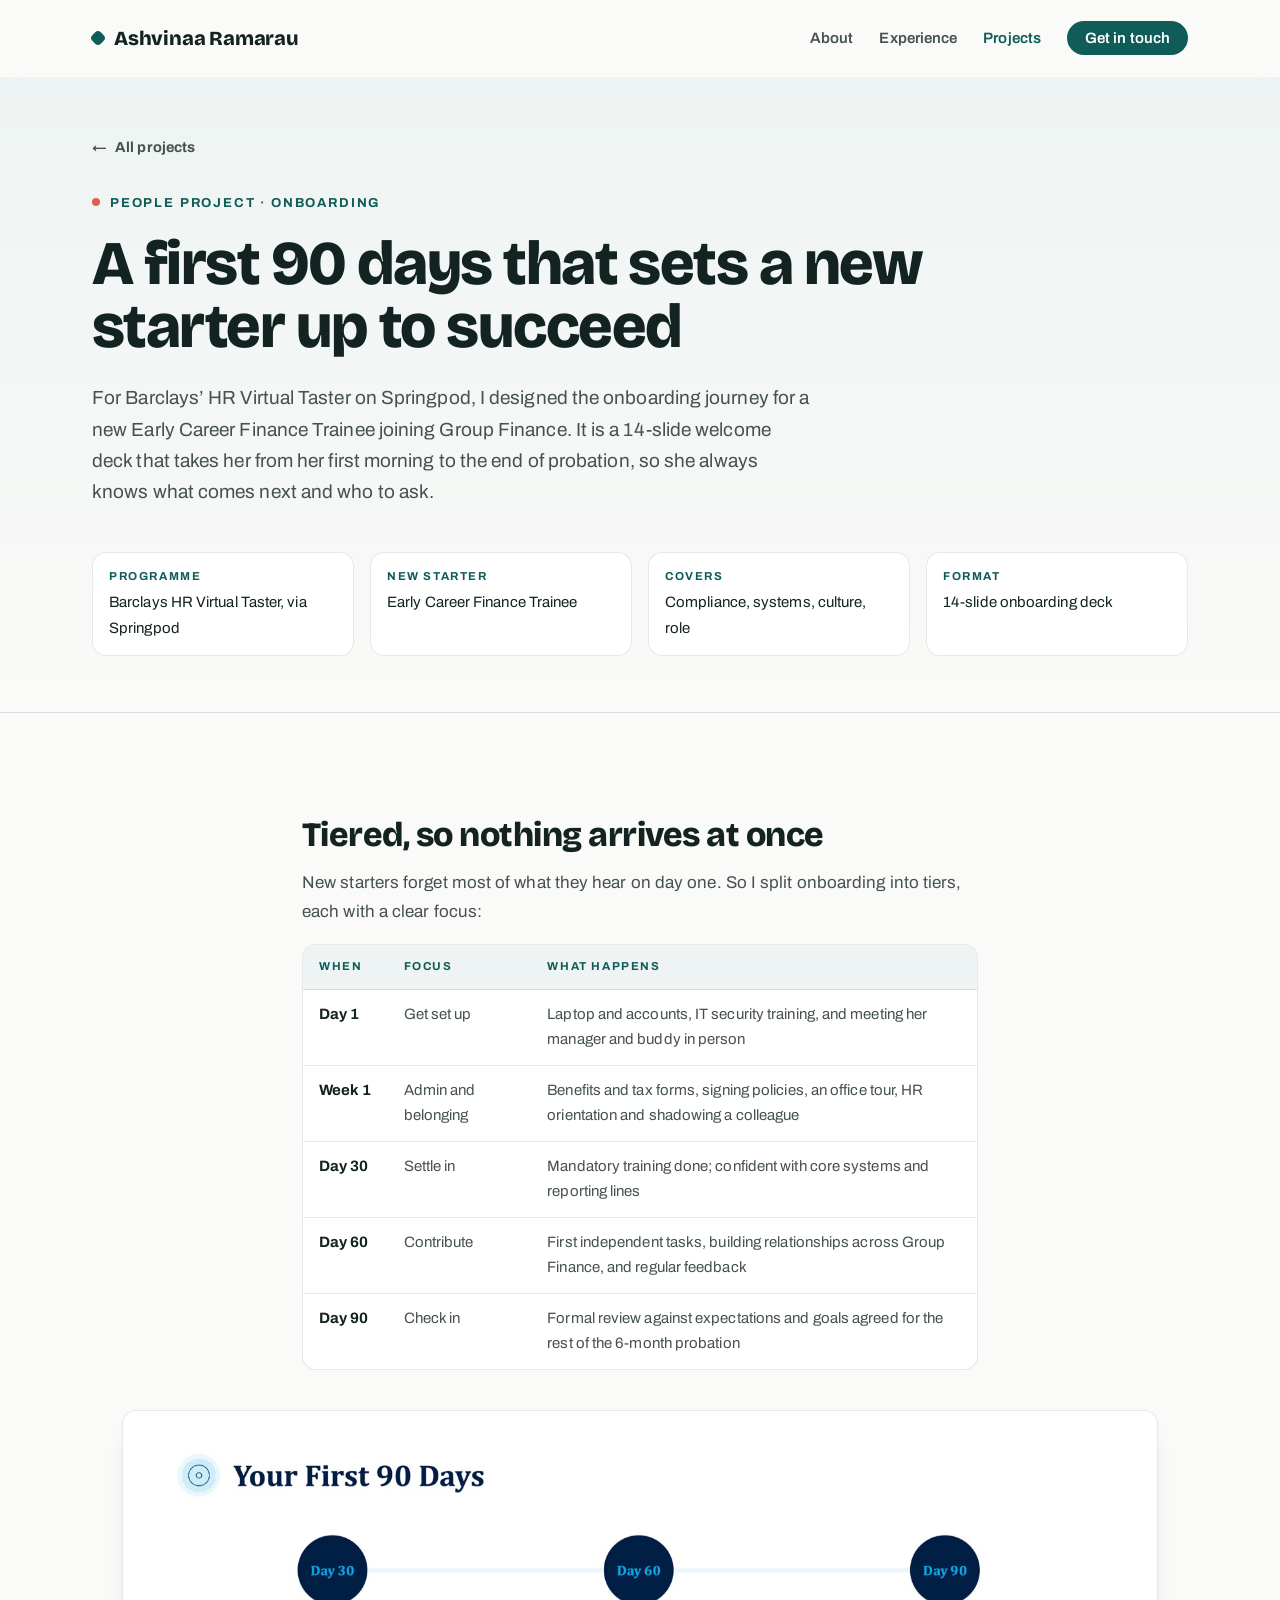
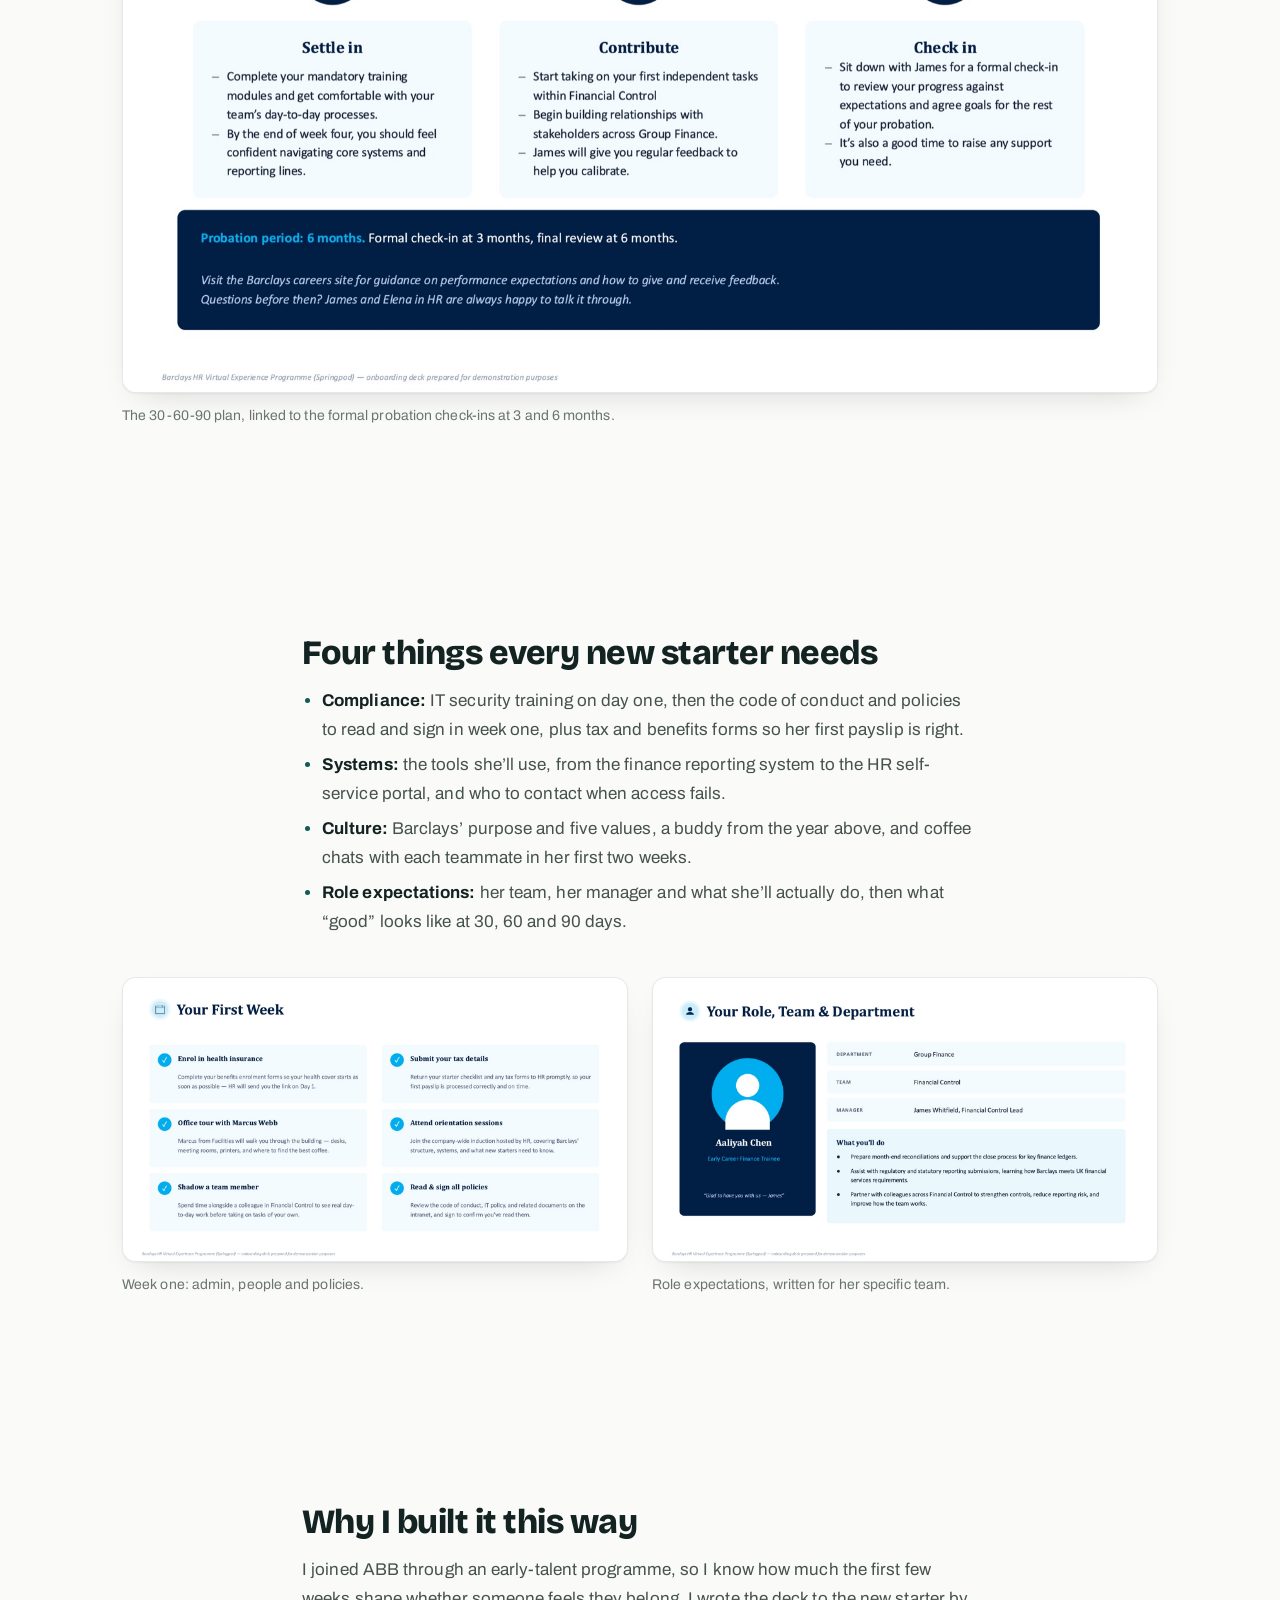
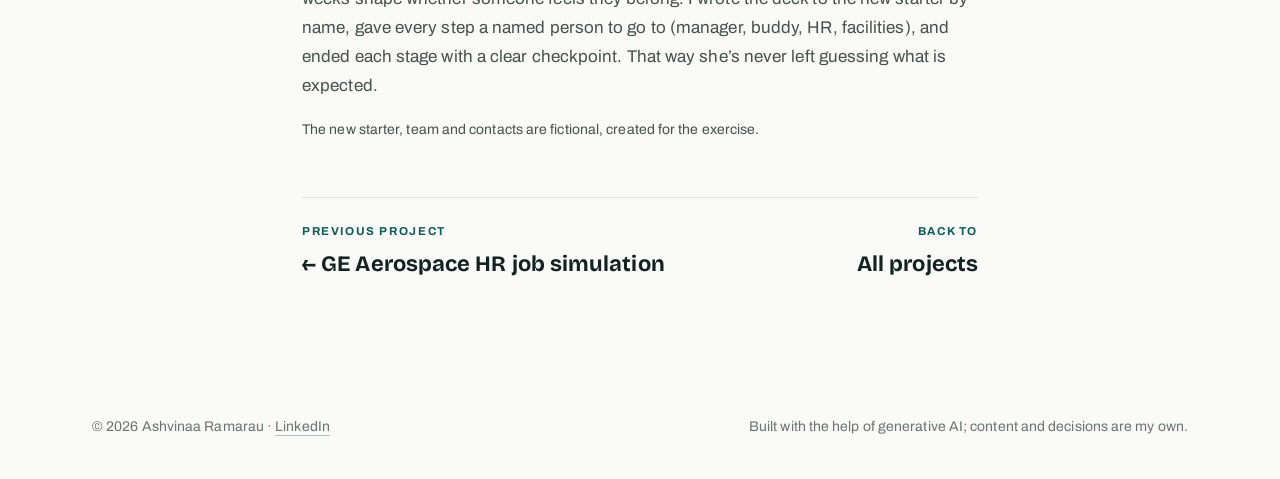
<file: projects/barclays-onboarding.html>
<!doctype html>
<html lang="en">
<head>
<meta charset="utf-8">
<meta name="viewport" content="width=device-width, initial-scale=1">
<meta name="theme-color" content="#FAFAF8">
<title>A 90-day onboarding plan for Barclays | Ashvinaa Ramarau</title>
<meta name="description" content="A tiered onboarding plan for a new early-careers finance trainee, from day one to the end of probation, covering compliance, systems, culture and role expectations. Barclays HR Virtual Taster, by Ashvinaa Ramarau.">
<link rel="canonical" href="https://ashvinaa26.github.io/projects/barclays-onboarding.html">
<link rel="icon" href="../favicon.svg" type="image/svg+xml">
<meta property="og:type" content="article">
<meta property="og:title" content="A 90-day onboarding plan for Barclays | Ashvinaa Ramarau">
<meta property="og:description" content="A tiered onboarding plan from day one to probation: compliance, systems, culture and role expectations.">
<meta property="og:url" content="https://ashvinaa26.github.io/projects/barclays-onboarding.html">
<meta property="og:image" content="https://ashvinaa26.github.io/images/barclays-s9.jpg">
<meta name="twitter:card" content="summary_large_image">
<link rel="preconnect" href="https://fonts.googleapis.com">
<link rel="preconnect" href="https://fonts.gstatic.com" crossorigin>
<link href="https://fonts.googleapis.com/css2?family=Archivo:wght@400;500;600;700&family=Bricolage+Grotesque:opsz,wght@12..96,600..800&display=swap" rel="stylesheet">
<link rel="stylesheet" href="../assets/site.css">
</head>
<body>
<a class="skip" href="#main">Skip to content</a>
<nav class="topbar" aria-label="Main menu">
  <div class="wrap">
    <a class="brand" href="../index.html">Ashvinaa Ramarau</a>
    <ul>
      <li><a href="../index.html#about">About</a></li>
      <li><a href="../index.html#experience">Experience</a></li>
      <li><a href="../index.html#people" aria-current="page">Projects</a></li>
      <li><a class="nav-cta" href="../index.html#contact">Get in touch</a></li>
    </ul>
  </div>
</nav>

<header class="case-hero">
  <div class="wrap">
    <a class="back" href="../index.html#people">All projects</a>
    <p class="eyebrow">People project &middot; Onboarding</p>
    <h1>A first 90 days that sets a new starter up to succeed</h1>
    <p class="lead">For Barclays&rsquo; HR Virtual Taster on Springpod, I designed the onboarding journey for a new Early Career Finance Trainee joining Group Finance. It is a 14-slide welcome deck that takes her from her first morning to the end of probation, so she always knows what comes next and who to ask.</p>
    <ul class="meta">
      <li><b>Programme</b>Barclays HR Virtual Taster, via Springpod</li>
      <li><b>New starter</b>Early Career Finance Trainee</li>
      <li><b>Covers</b>Compliance, systems, culture, role</li>
      <li><b>Format</b>14-slide onboarding deck</li>
    </ul>
  </div>
</header>

<main id="main">
  <section aria-labelledby="tiers-h">
    <div class="wrap prose">
      <h2 id="tiers-h">Tiered, so nothing arrives at once</h2>
      <p>New starters forget most of what they hear on day one. So I split onboarding into tiers, each with a clear focus:</p>
      <table class="checks tiers">
        <thead><tr><th>When</th><th>Focus</th><th>What happens</th></tr></thead>
        <tbody>
          <tr><td><b>Day 1</b></td><td>Get set up</td><td>Laptop and accounts, IT security training, and meeting her manager and buddy in person</td></tr>
          <tr><td><b>Week 1</b></td><td>Admin and belonging</td><td>Benefits and tax forms, signing policies, an office tour, HR orientation and shadowing a colleague</td></tr>
          <tr><td><b>Day 30</b></td><td>Settle in</td><td>Mandatory training done; confident with core systems and reporting lines</td></tr>
          <tr><td><b>Day 60</b></td><td>Contribute</td><td>First independent tasks, building relationships across Group Finance, and regular feedback</td></tr>
          <tr><td><b>Day 90</b></td><td>Check in</td><td>Formal review against expectations and goals agreed for the rest of the 6-month probation</td></tr>
        </tbody>
      </table>
    </div>
    <figure class="shot-figure wrap">
      <img src="../images/barclays-s9.jpg" width="1600" height="900" alt="Slide titled Your First 90 Days: Day 30 settle in, Day 60 contribute, Day 90 check in, with a note on the 6-month probation period" loading="lazy">
      <figcaption>The 30-60-90 plan, linked to the formal probation check-ins at 3 and 6 months.</figcaption>
    </figure>
  </section>

  <section aria-labelledby="four-h">
    <div class="wrap prose">
      <h2 id="four-h">Four things every new starter needs</h2>
      <ul>
        <li><b>Compliance:</b> IT security training on day one, then the code of conduct and policies to read and sign in week one, plus tax and benefits forms so her first payslip is right.</li>
        <li><b>Systems:</b> the tools she&rsquo;ll use, from the finance reporting system to the HR self-service portal, and who to contact when access fails.</li>
        <li><b>Culture:</b> Barclays&rsquo; purpose and five values, a buddy from the year above, and coffee chats with each teammate in her first two weeks.</li>
        <li><b>Role expectations:</b> her team, her manager and what she&rsquo;ll actually do, then what &ldquo;good&rdquo; looks like at 30, 60 and 90 days.</li>
      </ul>
    </div>
    <div class="wrap shot-pair">
      <figure class="shot-figure"><img src="../images/barclays-s8.jpg" width="1600" height="900" alt="Slide titled Your First Week with six checklist items: health insurance, tax details, office tour, orientation, shadowing and policies" loading="lazy"><figcaption>Week one: admin, people and policies.</figcaption></figure>
      <figure class="shot-figure"><img src="../images/barclays-s4.jpg" width="1600" height="900" alt="Slide titled Your Role, Team and Department, showing the new starter's department, team, manager and three responsibilities" loading="lazy"><figcaption>Role expectations, written for her specific team.</figcaption></figure>
    </div>
  </section>

  <section aria-labelledby="why-h">
    <div class="wrap prose">
      <h2 id="why-h">Why I built it this way</h2>
      <p>I joined ABB through an early-talent programme, so I know how much the first few weeks shape whether someone feels they belong. I wrote the deck to the new starter by name, gave every step a named person to go to (manager, buddy, HR, facilities), and ended each stage with a clear checkpoint. That way she&rsquo;s never left guessing what is expected.</p>
      <p class="credit">The new starter, team and contacts are fictional, created for the exercise.</p>

      <nav class="next" aria-label="More projects"><a href="ge-hr-simulation.html"><small>Previous project</small>&larr; GE Aerospace HR job simulation</a><a href="../index.html#people" style="text-align:right"><small>Back to</small>All projects</a></nav>
    </div>
  </section>
</main>

<footer>
  <div class="wrap">
    <p>&copy; 2026 Ashvinaa Ramarau &middot; <a href="https://www.linkedin.com/in/ashvinaa-ramarau/">LinkedIn</a></p>
    <p>Built with the help of generative AI; content and decisions are my own.</p>
  </div>
</footer>
<script src="../assets/site.js"></script>
</body>
</html>
</file>
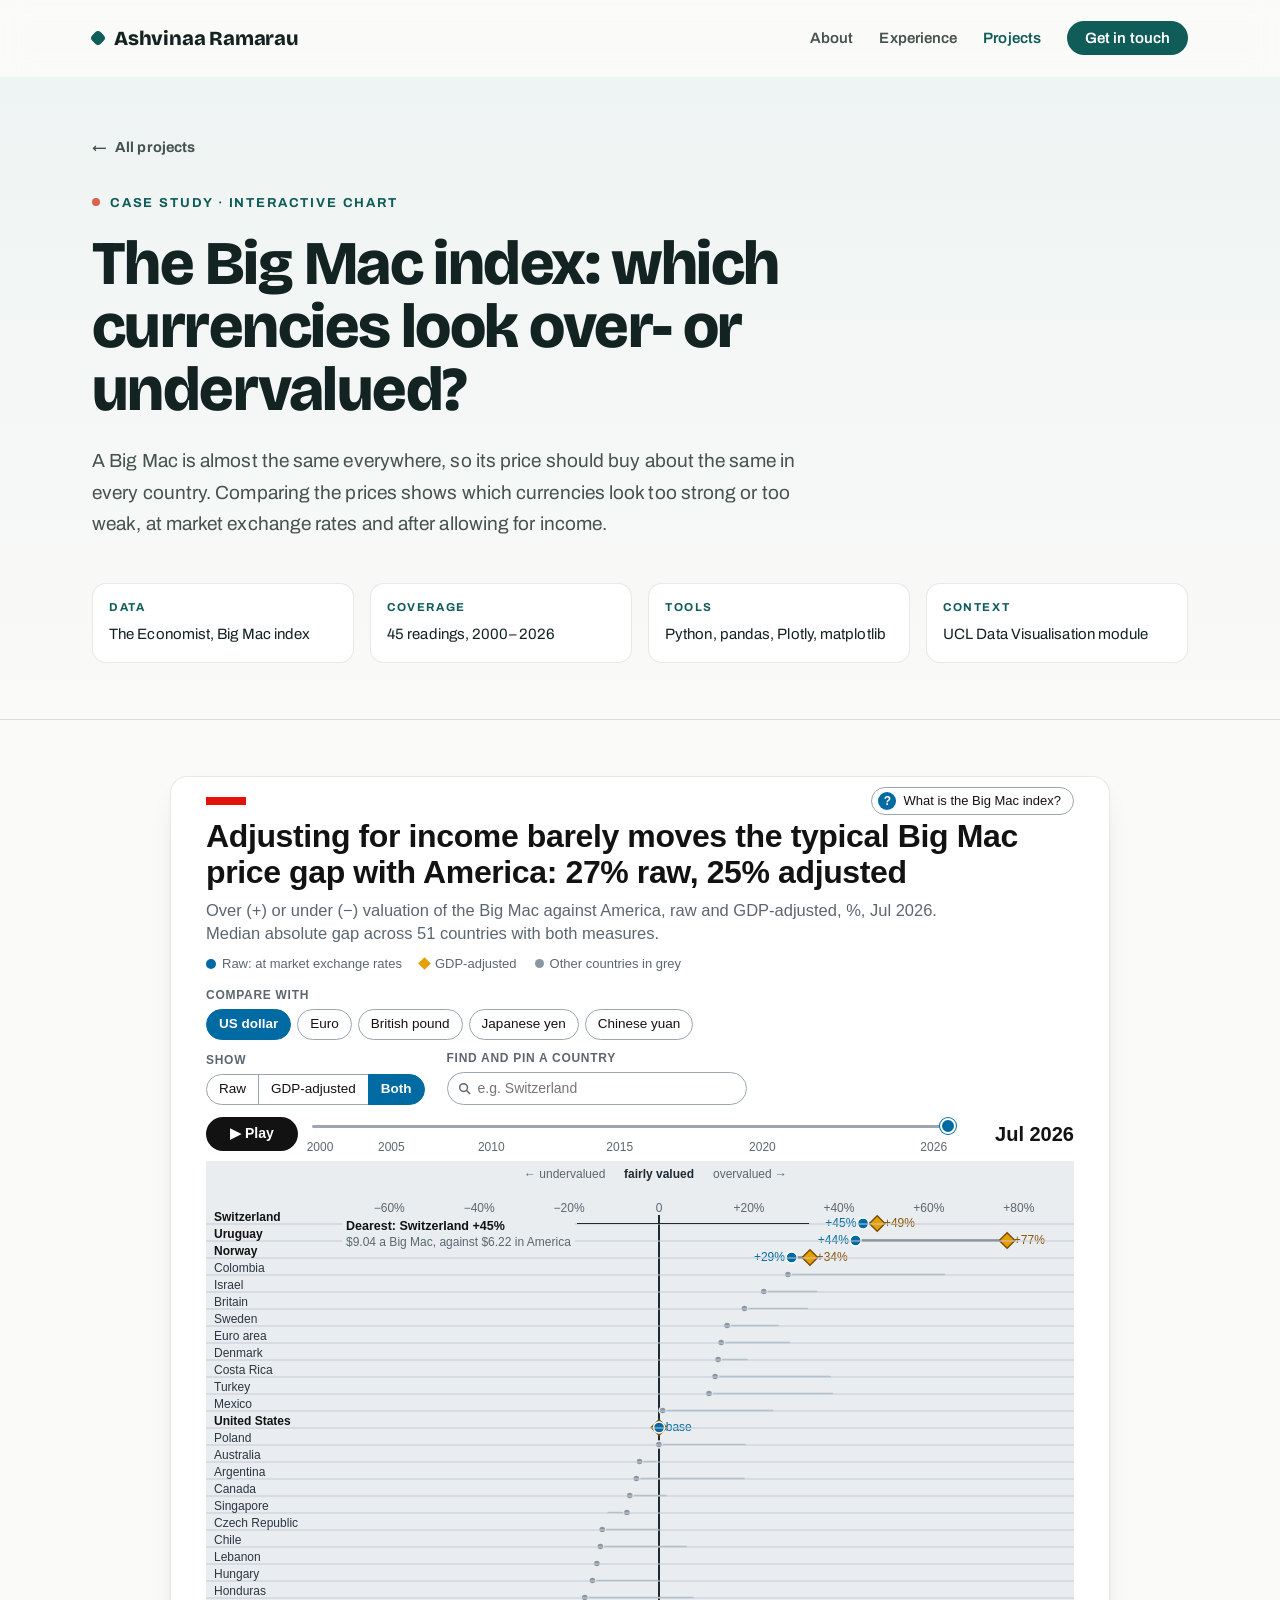
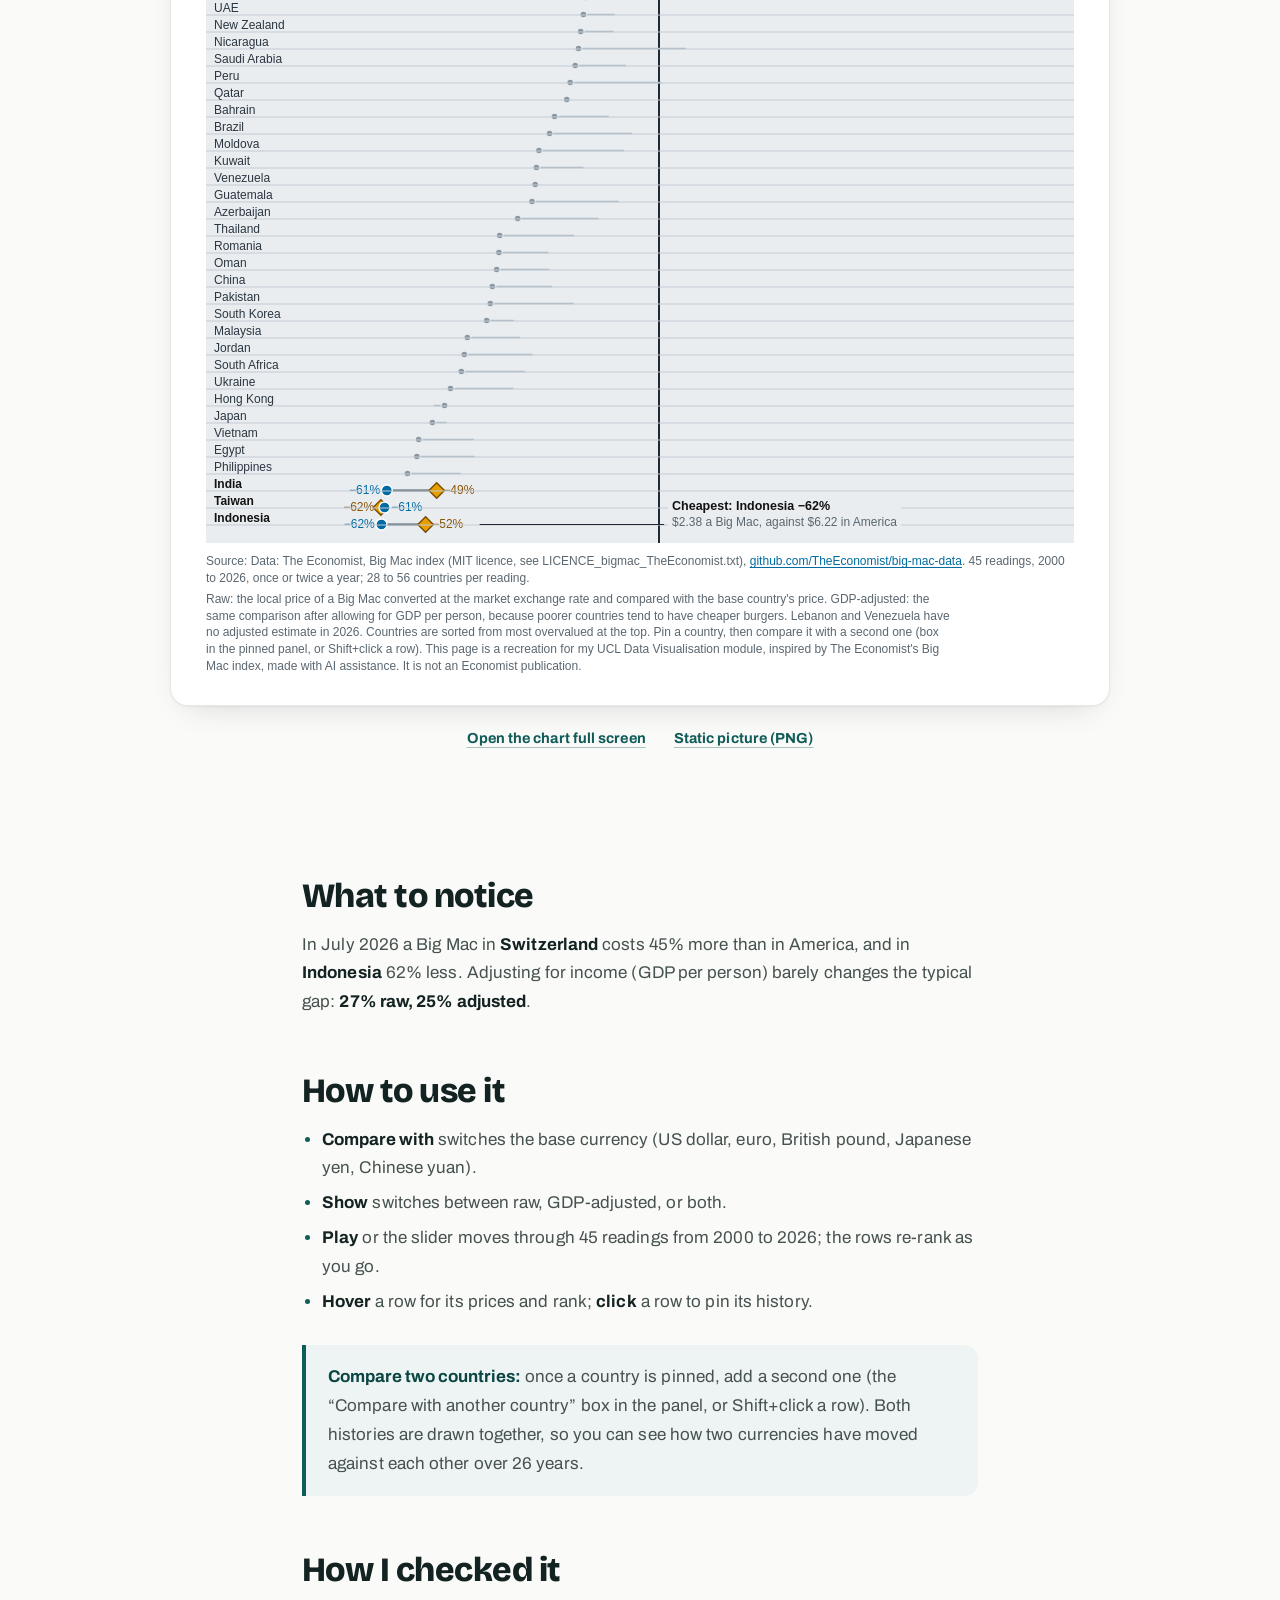
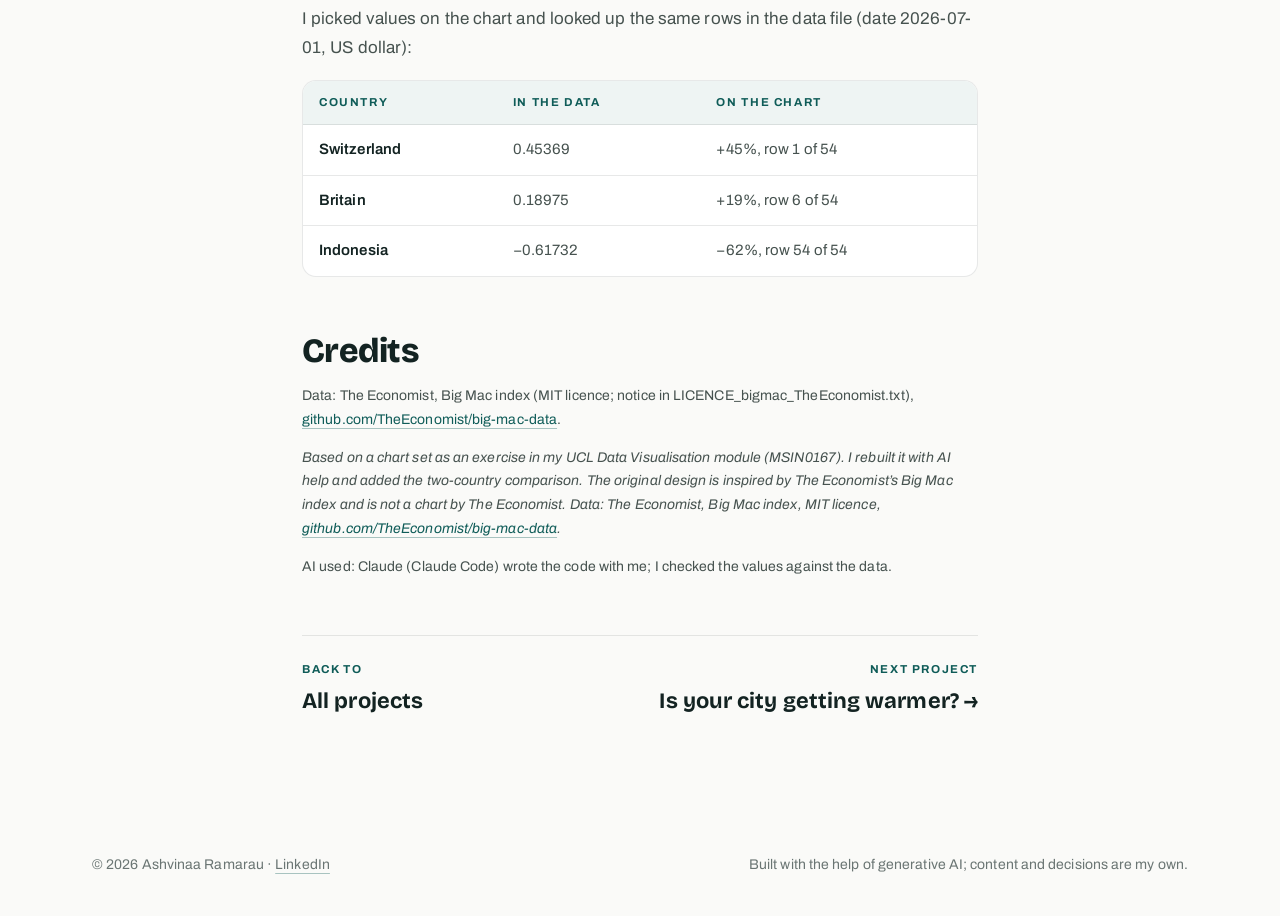
<file: projects/big-mac-index.html>
<!doctype html>
<html lang="en">
<head>
<meta charset="utf-8">
<meta name="viewport" content="width=device-width, initial-scale=1">
<meta name="theme-color" content="#FAFAF8">
<title>The Big Mac index | Ashvinaa Ramarau</title>
<meta name="description" content="An interactive Big Mac index chart, 2000 to 2026: which currencies look over- or undervalued, raw and GDP-adjusted. Built in Python and Plotly by Ashvinaa Ramarau.">
<link rel="canonical" href="https://ashvinaa26.github.io/projects/big-mac-index.html">
<link rel="icon" href="../favicon.svg" type="image/svg+xml">
<meta property="og:type" content="article">
<meta property="og:title" content="The Big Mac index | Ashvinaa Ramarau">
<meta property="og:description" content="Which currencies look over- or undervalued against the dollar, 2000 to 2026? An interactive chart built in Python and Plotly.">
<meta property="og:url" content="https://ashvinaa26.github.io/projects/big-mac-index.html">
<meta property="og:image" content="https://ashvinaa26.github.io/images/share-card.jpg">
<meta name="twitter:card" content="summary_large_image">
<link rel="preconnect" href="https://fonts.googleapis.com">
<link rel="preconnect" href="https://fonts.gstatic.com" crossorigin>
<link href="https://fonts.googleapis.com/css2?family=Archivo:wght@400;500;600;700&family=Bricolage+Grotesque:opsz,wght@12..96,600..800&display=swap" rel="stylesheet">
<link rel="stylesheet" href="../assets/site.css">
</head>
<body>
<a class="skip" href="#main">Skip to content</a>
<nav class="topbar" aria-label="Main menu">
  <div class="wrap">
    <a class="brand" href="../index.html">Ashvinaa Ramarau</a>
    <ul>
      <li><a href="../index.html#about">About</a></li>
      <li><a href="../index.html#experience">Experience</a></li>
      <li><a href="../index.html#people" aria-current="page">Projects</a></li>
      <li><a class="nav-cta" href="../index.html#contact">Get in touch</a></li>
    </ul>
  </div>
</nav>

<header class="case-hero">
  <div class="wrap">
    <a class="back" href="../index.html#work">All projects</a>
    <p class="eyebrow">Case study &middot; Interactive chart</p>
    <h1>The Big Mac index: which currencies look over- or undervalued?</h1>
    <p class="lead">A Big Mac is almost the same everywhere, so its price should buy about the same in every country. Comparing the prices shows which currencies look too strong or too weak, at market exchange rates and after allowing for income.</p>
    <ul class="meta">
      <li><b>Data</b>The Economist, Big Mac index</li>
      <li><b>Coverage</b>45 readings, 2000&ndash;2026</li>
      <li><b>Tools</b>Python, pandas, Plotly, matplotlib</li>
      <li><b>Context</b>UCL Data Visualisation module</li>
    </ul>
  </div>
</header>

<main id="main">
  <div class="wrap chart-wrap">
    <iframe class="chart-frame" src="../charts/chart1.html" title="Interactive ranked dot chart of the Big Mac index: each country's Big Mac price compared with another currency, raw and GDP-adjusted, from 2000 to 2026"></iframe>
    <p class="chart-links"><a href="../charts/chart1.html">Open the chart full screen</a><a href="../images/chart1.png">Static picture (PNG)</a></p>
  </div>

  <section aria-labelledby="notice-h">
    <div class="wrap prose">
      <h2 id="notice-h">What to notice</h2>
      <p>In July 2026 a Big Mac in <b>Switzerland</b> costs 45% more than in America, and in <b>Indonesia</b> 62% less. Adjusting for income (GDP per person) barely changes the typical gap: <b>27% raw, 25% adjusted</b>.</p>

      <h2>How to use it</h2>
      <ul>
        <li><b>Compare with</b> switches the base currency (US dollar, euro, British pound, Japanese yen, Chinese yuan).</li>
        <li><b>Show</b> switches between raw, GDP-adjusted, or both.</li>
        <li><b>Play</b> or the slider moves through 45 readings from 2000 to 2026; the rows re-rank as you go.</li>
        <li><b>Hover</b> a row for its prices and rank; <b>click</b> a row to pin its history.</li>
      </ul>

      <div class="callout"><b>Compare two countries:</b> once a country is pinned, add a second one (the &ldquo;Compare with another country&rdquo; box in the panel, or Shift+click a row). Both histories are drawn together, so you can see how two currencies have moved against each other over 26 years.</div>

      <h2>How I checked it</h2>
      <p>I picked values on the chart and looked up the same rows in the data file (date 2026-07-01, US dollar):</p>
      <table class="checks">
        <thead><tr><th>Country</th><th>In the data</th><th>On the chart</th></tr></thead>
        <tbody>
          <tr><td>Switzerland</td><td>0.45369</td><td>+45%, row 1 of 54</td></tr>
          <tr><td>Britain</td><td>0.18975</td><td>+19%, row 6 of 54</td></tr>
          <tr><td>Indonesia</td><td>&minus;0.61732</td><td>&minus;62%, row 54 of 54</td></tr>
        </tbody>
      </table>

      <h2>Credits</h2>
      <p class="credit">Data: The Economist, Big Mac index (MIT licence; notice in LICENCE_bigmac_TheEconomist.txt), <a href="https://github.com/TheEconomist/big-mac-data">github.com/TheEconomist/big-mac-data</a>.</p>
      <p class="copylabel">Based on a chart set as an exercise in my UCL Data Visualisation module (MSIN0167). I rebuilt it with AI help and added the two-country comparison. The original design is inspired by The Economist&rsquo;s Big Mac index and is not a chart by The Economist. Data: The Economist, Big Mac index, MIT licence, <a href="https://github.com/TheEconomist/big-mac-data">github.com/TheEconomist/big-mac-data</a>.</p>
      <p class="credit">AI used: Claude (Claude Code) wrote the code with me; I checked the values against the data.</p>
      <nav class="next" aria-label="More projects"><a href="../index.html#work"><small>Back to</small>All projects</a><a href="city-temperature.html" style="text-align:right"><small>Next project</small>Is your city getting warmer? &rarr;</a></nav>
    </div>
  </section>
</main>

<footer>
  <div class="wrap">
    <p>&copy; 2026 Ashvinaa Ramarau &middot; <a href="https://www.linkedin.com/in/ashvinaa-ramarau/">LinkedIn</a></p>
    <p>Built with the help of generative AI; content and decisions are my own.</p>
  </div>
</footer>
<script src="../assets/site.js"></script>
</body>
</html>
</file>
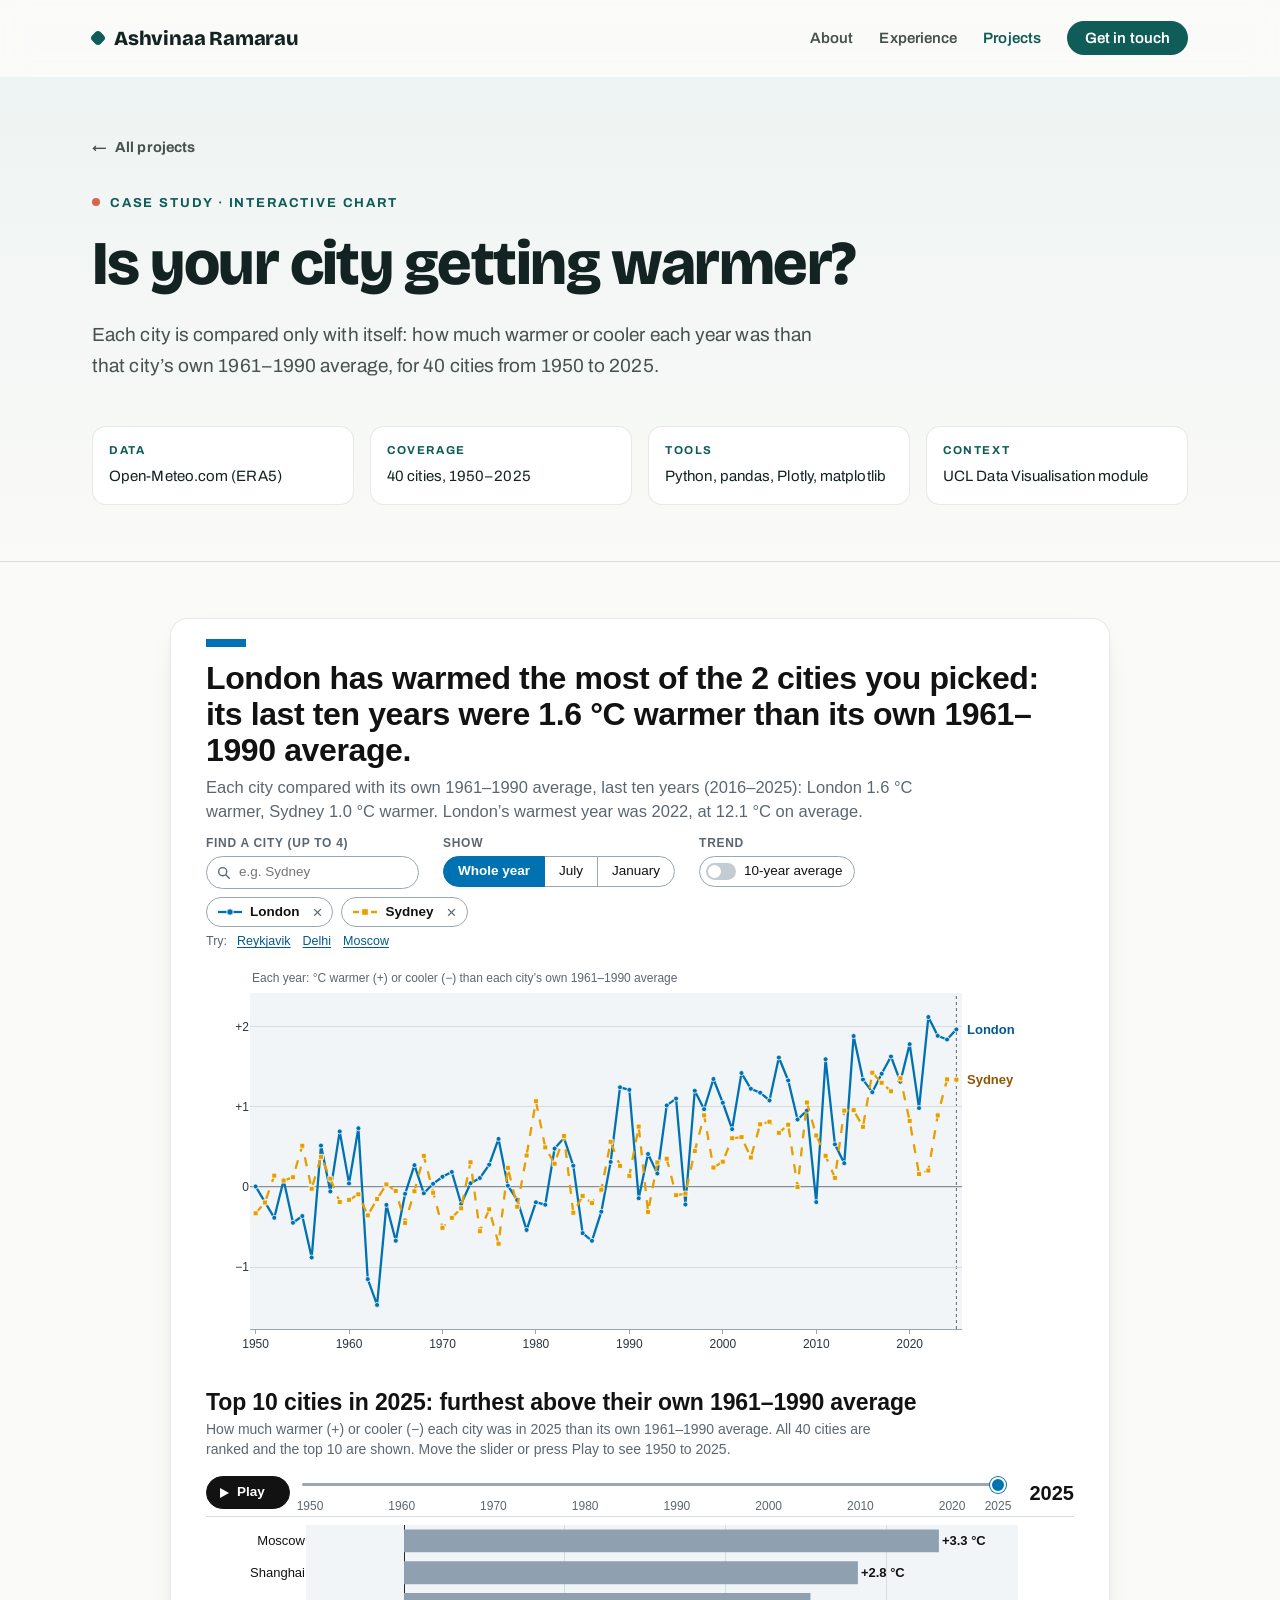
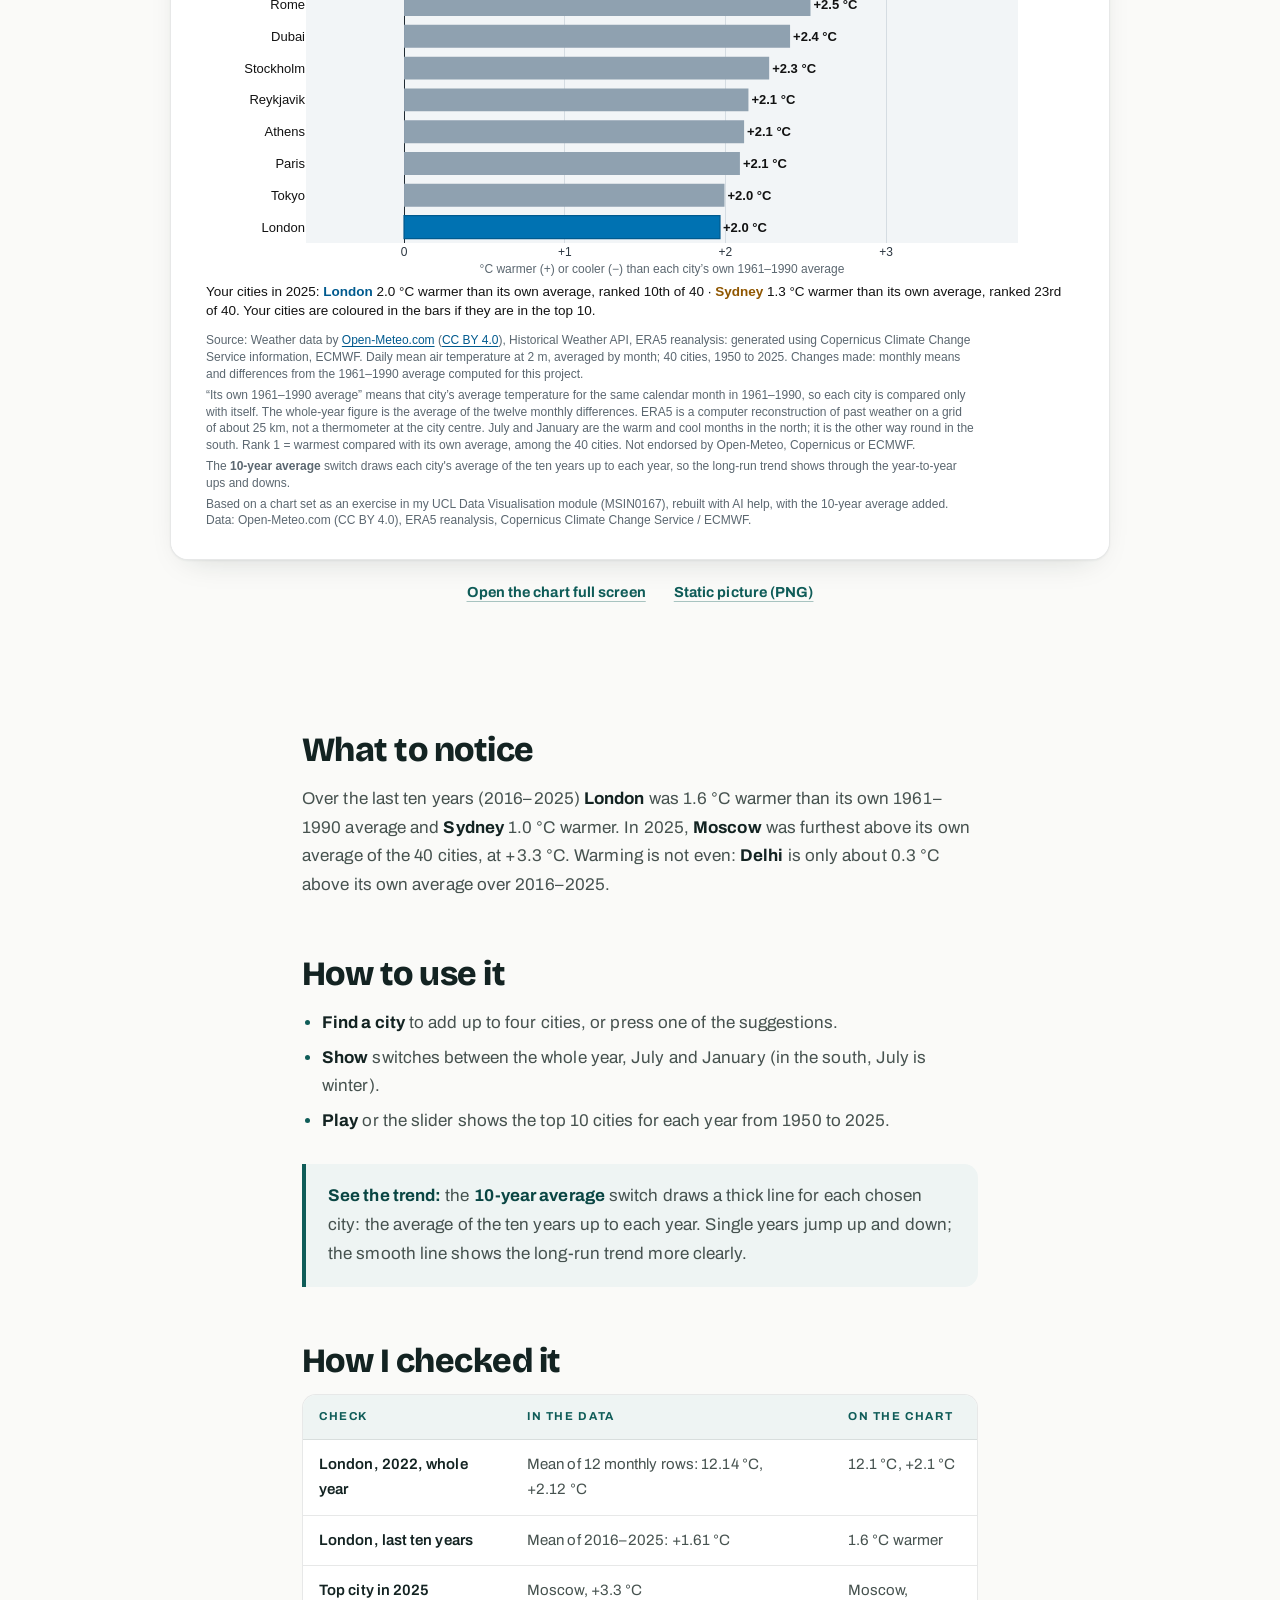
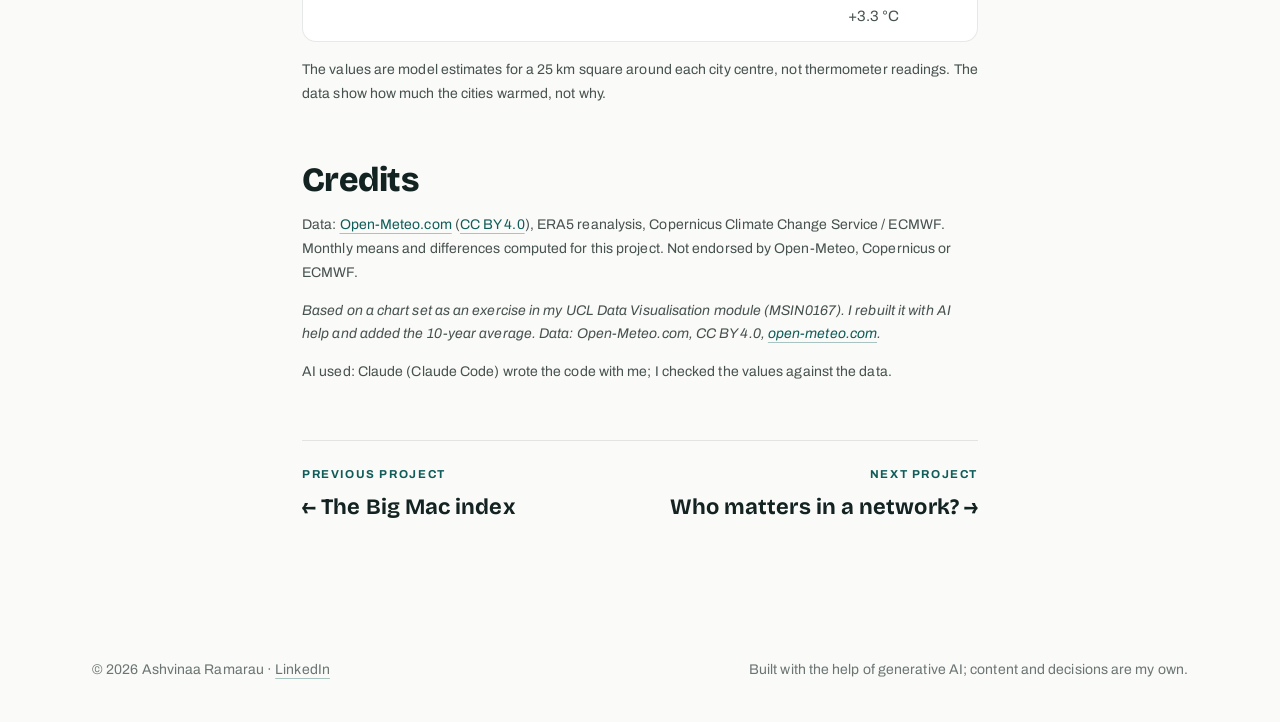
<file: projects/city-temperature.html>
<!doctype html>
<html lang="en">
<head>
<meta charset="utf-8">
<meta name="viewport" content="width=device-width, initial-scale=1">
<meta name="theme-color" content="#FAFAF8">
<title>Is your city getting warmer? | Ashvinaa Ramarau</title>
<meta name="description" content="An interactive chart of how much warmer 40 cities have been than their own 1961 to 1990 average, 1950 to 2025. Built in Python and Plotly by Ashvinaa Ramarau.">
<link rel="canonical" href="https://ashvinaa26.github.io/projects/city-temperature.html">
<link rel="icon" href="../favicon.svg" type="image/svg+xml">
<meta property="og:type" content="article">
<meta property="og:title" content="Is your city getting warmer? | Ashvinaa Ramarau">
<meta property="og:description" content="How much warmer 40 cities have been than their own 1961 to 1990 average, 1950 to 2025. An interactive chart built in Python and Plotly.">
<meta property="og:url" content="https://ashvinaa26.github.io/projects/city-temperature.html">
<meta property="og:image" content="https://ashvinaa26.github.io/images/share-card.jpg">
<meta name="twitter:card" content="summary_large_image">
<link rel="preconnect" href="https://fonts.googleapis.com">
<link rel="preconnect" href="https://fonts.gstatic.com" crossorigin>
<link href="https://fonts.googleapis.com/css2?family=Archivo:wght@400;500;600;700&family=Bricolage+Grotesque:opsz,wght@12..96,600..800&display=swap" rel="stylesheet">
<link rel="stylesheet" href="../assets/site.css">
</head>
<body>
<a class="skip" href="#main">Skip to content</a>
<nav class="topbar" aria-label="Main menu">
  <div class="wrap">
    <a class="brand" href="../index.html">Ashvinaa Ramarau</a>
    <ul>
      <li><a href="../index.html#about">About</a></li>
      <li><a href="../index.html#experience">Experience</a></li>
      <li><a href="../index.html#people" aria-current="page">Projects</a></li>
      <li><a class="nav-cta" href="../index.html#contact">Get in touch</a></li>
    </ul>
  </div>
</nav>

<header class="case-hero">
  <div class="wrap">
    <a class="back" href="../index.html#work">All projects</a>
    <p class="eyebrow">Case study &middot; Interactive chart</p>
    <h1>Is your city getting warmer?</h1>
    <p class="lead">Each city is compared only with itself: how much warmer or cooler each year was than that city&rsquo;s own 1961&ndash;1990 average, for 40 cities from 1950 to 2025.</p>
    <ul class="meta">
      <li><b>Data</b>Open-Meteo.com (ERA5)</li>
      <li><b>Coverage</b>40 cities, 1950&ndash;2025</li>
      <li><b>Tools</b>Python, pandas, Plotly, matplotlib</li>
      <li><b>Context</b>UCL Data Visualisation module</li>
    </ul>
  </div>
</header>

<main id="main">
  <div class="wrap chart-wrap">
    <iframe class="chart-frame" style="height:1400px" src="../charts/chart2.html" title="Interactive line chart of how much warmer or cooler each year was than each city's own 1961 to 1990 average, with a top 10 bar chart and a year slider"></iframe>
    <p class="chart-links"><a href="../charts/chart2.html">Open the chart full screen</a><a href="../images/chart2.png">Static picture (PNG)</a></p>
  </div>

  <section aria-labelledby="notice-h">
    <div class="wrap prose">
      <h2 id="notice-h">What to notice</h2>
      <p>Over the last ten years (2016&ndash;2025) <b>London</b> was 1.6&nbsp;&deg;C warmer than its own 1961&ndash;1990 average and <b>Sydney</b> 1.0&nbsp;&deg;C warmer. In 2025, <b>Moscow</b> was furthest above its own average of the 40 cities, at +3.3&nbsp;&deg;C. Warming is not even: <b>Delhi</b> is only about 0.3&nbsp;&deg;C above its own average over 2016&ndash;2025.</p>

      <h2>How to use it</h2>
      <ul>
        <li><b>Find a city</b> to add up to four cities, or press one of the suggestions.</li>
        <li><b>Show</b> switches between the whole year, July and January (in the south, July is winter).</li>
        <li><b>Play</b> or the slider shows the top 10 cities for each year from 1950 to 2025.</li>
      </ul>

      <div class="callout"><b>See the trend:</b> the <b>10-year average</b> switch draws a thick line for each chosen city: the average of the ten years up to each year. Single years jump up and down; the smooth line shows the long-run trend more clearly.</div>

      <h2>How I checked it</h2>
      <table class="checks">
        <thead><tr><th>Check</th><th>In the data</th><th>On the chart</th></tr></thead>
        <tbody>
          <tr><td>London, 2022, whole year</td><td>Mean of 12 monthly rows: 12.14&nbsp;&deg;C, +2.12&nbsp;&deg;C</td><td>12.1&nbsp;&deg;C, +2.1&nbsp;&deg;C</td></tr>
          <tr><td>London, last ten years</td><td>Mean of 2016&ndash;2025: +1.61&nbsp;&deg;C</td><td>1.6&nbsp;&deg;C warmer</td></tr>
          <tr><td>Top city in 2025</td><td>Moscow, +3.3&nbsp;&deg;C</td><td>Moscow, +3.3&nbsp;&deg;C</td></tr>
        </tbody>
      </table>
      <p class="credit">The values are model estimates for a 25&nbsp;km square around each city centre, not thermometer readings. The data show how much the cities warmed, not why.</p>

      <h2>Credits</h2>
      <p class="credit">Data: <a href="https://open-meteo.com/">Open-Meteo.com</a> (<a href="https://creativecommons.org/licenses/by/4.0/">CC BY 4.0</a>), ERA5 reanalysis, Copernicus Climate Change Service / ECMWF. Monthly means and differences computed for this project. Not endorsed by Open-Meteo, Copernicus or ECMWF.</p>
      <p class="copylabel">Based on a chart set as an exercise in my UCL Data Visualisation module (MSIN0167). I rebuilt it with AI help and added the 10-year average. Data: Open-Meteo.com, CC BY 4.0, <a href="https://open-meteo.com/">open-meteo.com</a>.</p>
      <p class="credit">AI used: Claude (Claude Code) wrote the code with me; I checked the values against the data.</p>
      <nav class="next" aria-label="More projects"><a href="big-mac-index.html"><small>Previous project</small>&larr; The Big Mac index</a><a href="network-of-thrones.html" style="text-align:right"><small>Next project</small>Who matters in a network? &rarr;</a></nav>
    </div>
  </section>
</main>

<footer>
  <div class="wrap">
    <p>&copy; 2026 Ashvinaa Ramarau &middot; <a href="https://www.linkedin.com/in/ashvinaa-ramarau/">LinkedIn</a></p>
    <p>Built with the help of generative AI; content and decisions are my own.</p>
  </div>
</footer>
<script src="../assets/site.js"></script>
</body>
</html>
</file>
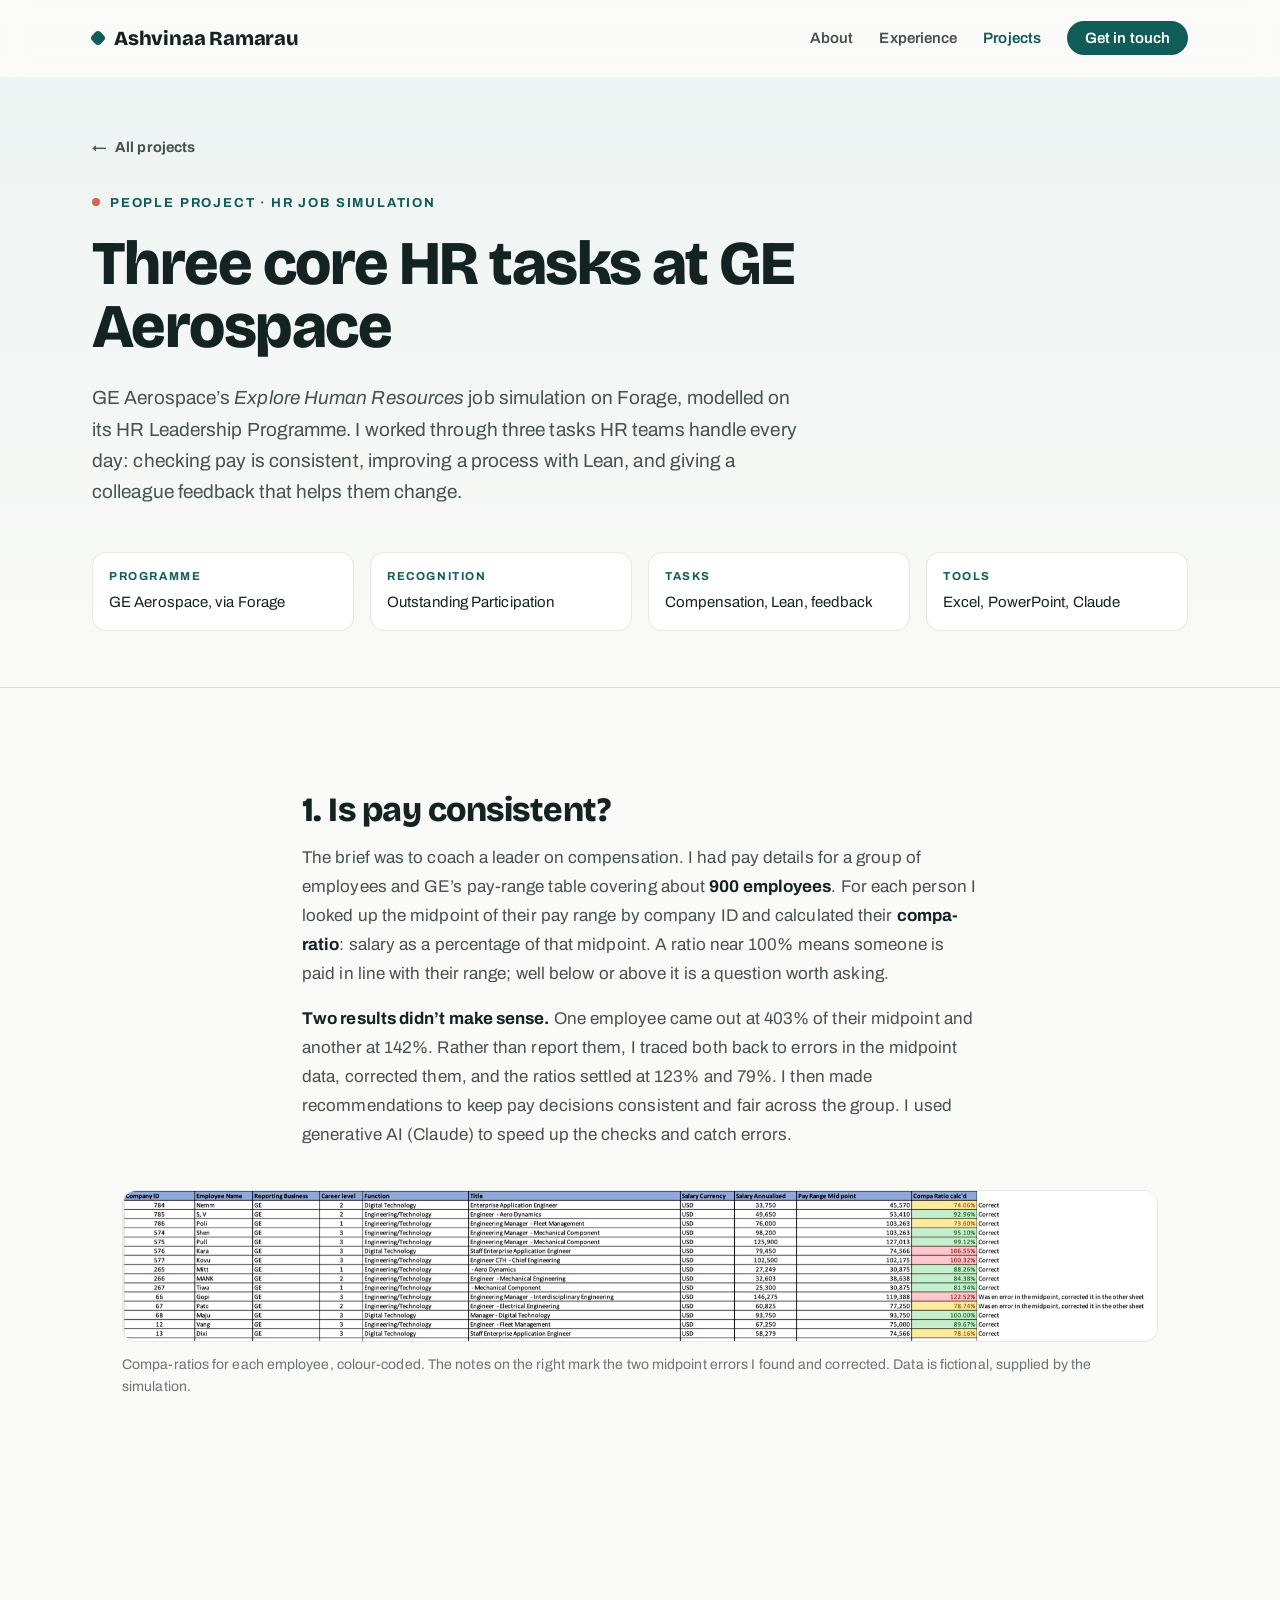
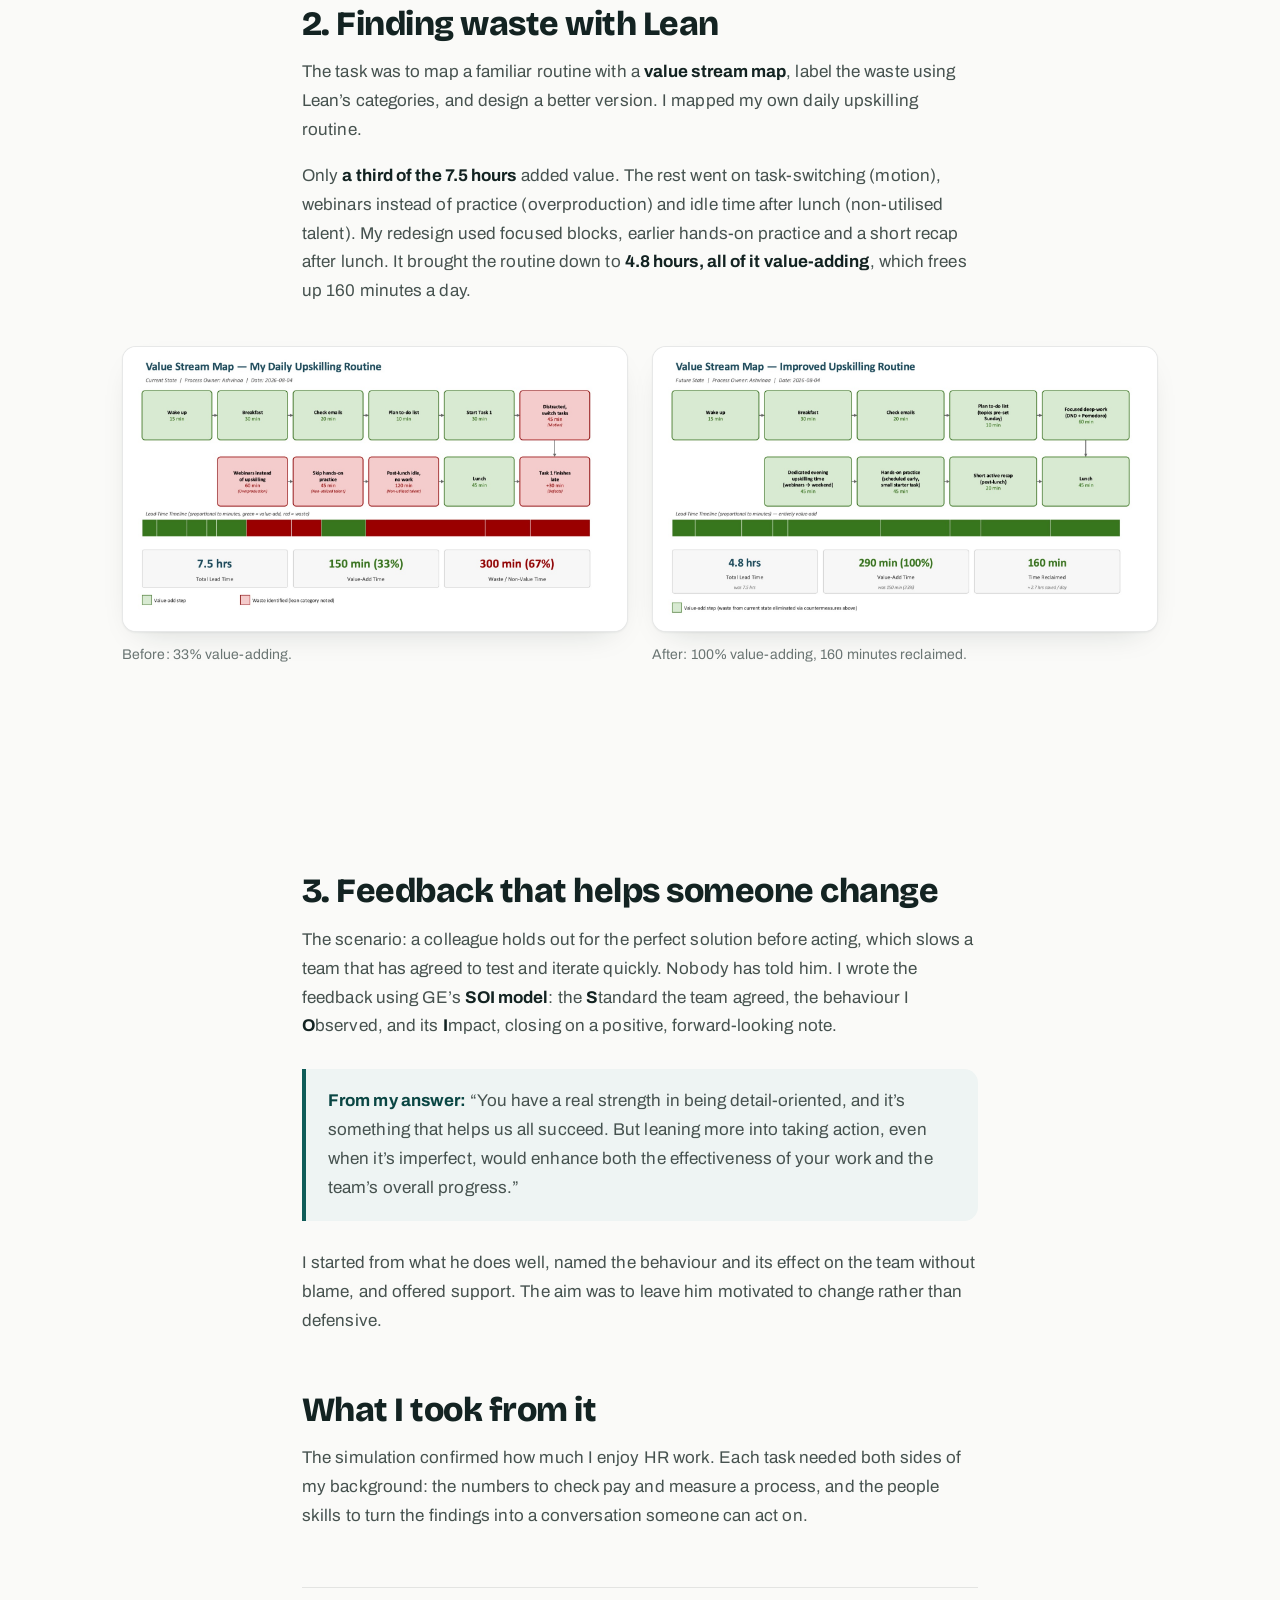
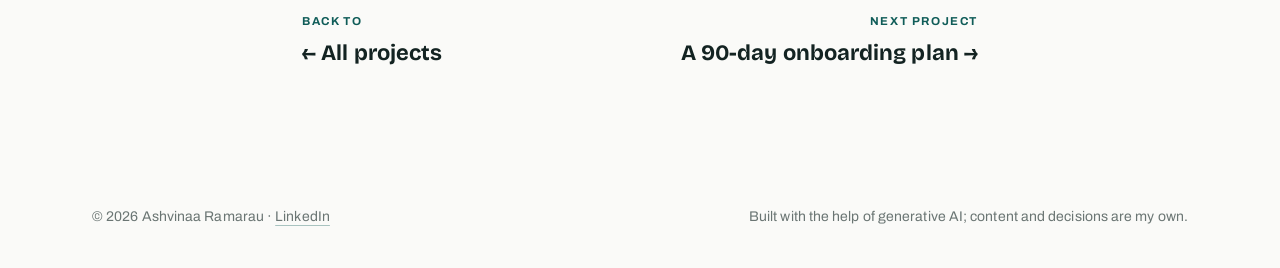
<file: projects/ge-hr-simulation.html>
<!doctype html>
<html lang="en">
<head>
<meta charset="utf-8">
<meta name="viewport" content="width=device-width, initial-scale=1">
<meta name="theme-color" content="#FAFAF8">
<title>GE Aerospace HR job simulation | Ashvinaa Ramarau</title>
<meta name="description" content="Compensation, Lean process improvement and structured feedback: three HR tasks from GE Aerospace's Explore Human Resources job simulation on Forage, completed by Ashvinaa Ramarau.">
<link rel="canonical" href="https://ashvinaa26.github.io/projects/ge-hr-simulation.html">
<link rel="icon" href="../favicon.svg" type="image/svg+xml">
<meta property="og:type" content="article">
<meta property="og:title" content="GE Aerospace HR job simulation | Ashvinaa Ramarau">
<meta property="og:description" content="Pay analysis with compa-ratios, a Lean value stream map and SOI-structured feedback: three core HR tasks.">
<meta property="og:url" content="https://ashvinaa26.github.io/projects/ge-hr-simulation.html">
<meta property="og:image" content="https://ashvinaa26.github.io/images/ge-vsm-before.jpg">
<meta name="twitter:card" content="summary_large_image">
<link rel="preconnect" href="https://fonts.googleapis.com">
<link rel="preconnect" href="https://fonts.gstatic.com" crossorigin>
<link href="https://fonts.googleapis.com/css2?family=Archivo:wght@400;500;600;700&family=Bricolage+Grotesque:opsz,wght@12..96,600..800&display=swap" rel="stylesheet">
<link rel="stylesheet" href="../assets/site.css">
</head>
<body>
<a class="skip" href="#main">Skip to content</a>
<nav class="topbar" aria-label="Main menu">
  <div class="wrap">
    <a class="brand" href="../index.html">Ashvinaa Ramarau</a>
    <ul>
      <li><a href="../index.html#about">About</a></li>
      <li><a href="../index.html#experience">Experience</a></li>
      <li><a href="../index.html#people" aria-current="page">Projects</a></li>
      <li><a class="nav-cta" href="../index.html#contact">Get in touch</a></li>
    </ul>
  </div>
</nav>

<header class="case-hero">
  <div class="wrap">
    <a class="back" href="../index.html#people">All projects</a>
    <p class="eyebrow">People project &middot; HR job simulation</p>
    <h1>Three core HR tasks at GE Aerospace</h1>
    <p class="lead">GE Aerospace&rsquo;s <i>Explore Human Resources</i> job simulation on Forage, modelled on its HR Leadership Programme. I worked through three tasks HR teams handle every day: checking pay is consistent, improving a process with Lean, and giving a colleague feedback that helps them change.</p>
    <ul class="meta">
      <li><b>Programme</b>GE Aerospace, via Forage</li>
      <li><b>Recognition</b>Outstanding Participation</li>
      <li><b>Tasks</b>Compensation, Lean, feedback</li>
      <li><b>Tools</b>Excel, PowerPoint, Claude</li>
    </ul>
  </div>
</header>

<main id="main">
  <section aria-labelledby="pay-h">
    <div class="wrap prose">
      <h2 id="pay-h">1. Is pay consistent?</h2>
      <p>The brief was to coach a leader on compensation. I had pay details for a group of employees and GE&rsquo;s pay-range table covering about <b>900 employees</b>. For each person I looked up the midpoint of their pay range by company ID and calculated their <b>compa-ratio</b>: salary as a percentage of that midpoint. A ratio near 100% means someone is paid in line with their range; well below or above it is a question worth asking.</p>
      <p><b>Two results didn&rsquo;t make sense.</b> One employee came out at 403% of their midpoint and another at 142%. Rather than report them, I traced both back to errors in the midpoint data, corrected them, and the ratios settled at 123% and 79%. I then made recommendations to keep pay decisions consistent and fair across the group. I used generative AI (Claude) to speed up the checks and catch errors.</p>
    </div>
    <figure class="shot-figure wrap wide">
      <div class="scroll"><img src="../images/ge-compa.jpg" width="1800" height="262" alt="Spreadsheet of 15 employees with salary, pay-range midpoint and compa-ratio, colour-coded, with two rows noted as having midpoint errors that were corrected" loading="lazy"></div>
      <figcaption>Compa-ratios for each employee, colour-coded. The notes on the right mark the two midpoint errors I found and corrected. Data is fictional, supplied by the simulation.</figcaption>
    </figure>
  </section>

  <section aria-labelledby="lean-h">
    <div class="wrap prose">
      <h2 id="lean-h">2. Finding waste with Lean</h2>
      <p>The task was to map a familiar routine with a <b>value stream map</b>, label the waste using Lean&rsquo;s categories, and design a better version. I mapped my own daily upskilling routine.</p>
      <p>Only <b>a third of the 7.5 hours</b> added value. The rest went on task-switching (motion), webinars instead of practice (overproduction) and idle time after lunch (non-utilised talent). My redesign used focused blocks, earlier hands-on practice and a short recap after lunch. It brought the routine down to <b>4.8 hours, all of it value-adding</b>, which frees up 160 minutes a day.</p>
    </div>
    <div class="wrap shot-pair">
      <figure class="shot-figure"><img src="../images/ge-vsm-before.jpg" width="1600" height="900" alt="Value stream map of the current routine: 7.5 hours total, 150 minutes value-add (33%), 300 minutes waste, with waste steps in red" loading="lazy"><figcaption>Before: 33% value-adding.</figcaption></figure>
      <figure class="shot-figure"><img src="../images/ge-vsm-after.jpg" width="1600" height="900" alt="Value stream map of the improved routine: 4.8 hours total, all value-add, 160 minutes reclaimed" loading="lazy"><figcaption>After: 100% value-adding, 160 minutes reclaimed.</figcaption></figure>
    </div>
  </section>

  <section aria-labelledby="fb-h">
    <div class="wrap prose">
      <h2 id="fb-h">3. Feedback that helps someone change</h2>
      <p>The scenario: a colleague holds out for the perfect solution before acting, which slows a team that has agreed to test and iterate quickly. Nobody has told him. I wrote the feedback using GE&rsquo;s <b>SOI model</b>: the <b>S</b>tandard the team agreed, the behaviour I <b>O</b>bserved, and its <b>I</b>mpact, closing on a positive, forward-looking note.</p>
      <div class="callout"><b>From my answer:</b> &ldquo;You have a real strength in being detail-oriented, and it&rsquo;s something that helps us all succeed. But leaning more into taking action, even when it&rsquo;s imperfect, would enhance both the effectiveness of your work and the team&rsquo;s overall progress.&rdquo;</div>
      <p>I started from what he does well, named the behaviour and its effect on the team without blame, and offered support. The aim was to leave him motivated to change rather than defensive.</p>

      <h2>What I took from it</h2>
      <p>The simulation confirmed how much I enjoy HR work. Each task needed both sides of my background: the numbers to check pay and measure a process, and the people skills to turn the findings into a conversation someone can act on.</p>

      <nav class="next" aria-label="More projects"><a href="../index.html#people"><small>Back to</small>&larr; All projects</a><a href="barclays-onboarding.html" style="text-align:right"><small>Next project</small>A 90-day onboarding plan &rarr;</a></nav>
    </div>
  </section>
</main>

<footer>
  <div class="wrap">
    <p>&copy; 2026 Ashvinaa Ramarau &middot; <a href="https://www.linkedin.com/in/ashvinaa-ramarau/">LinkedIn</a></p>
    <p>Built with the help of generative AI; content and decisions are my own.</p>
  </div>
</footer>
<script src="../assets/site.js"></script>
</body>
</html>
</file>
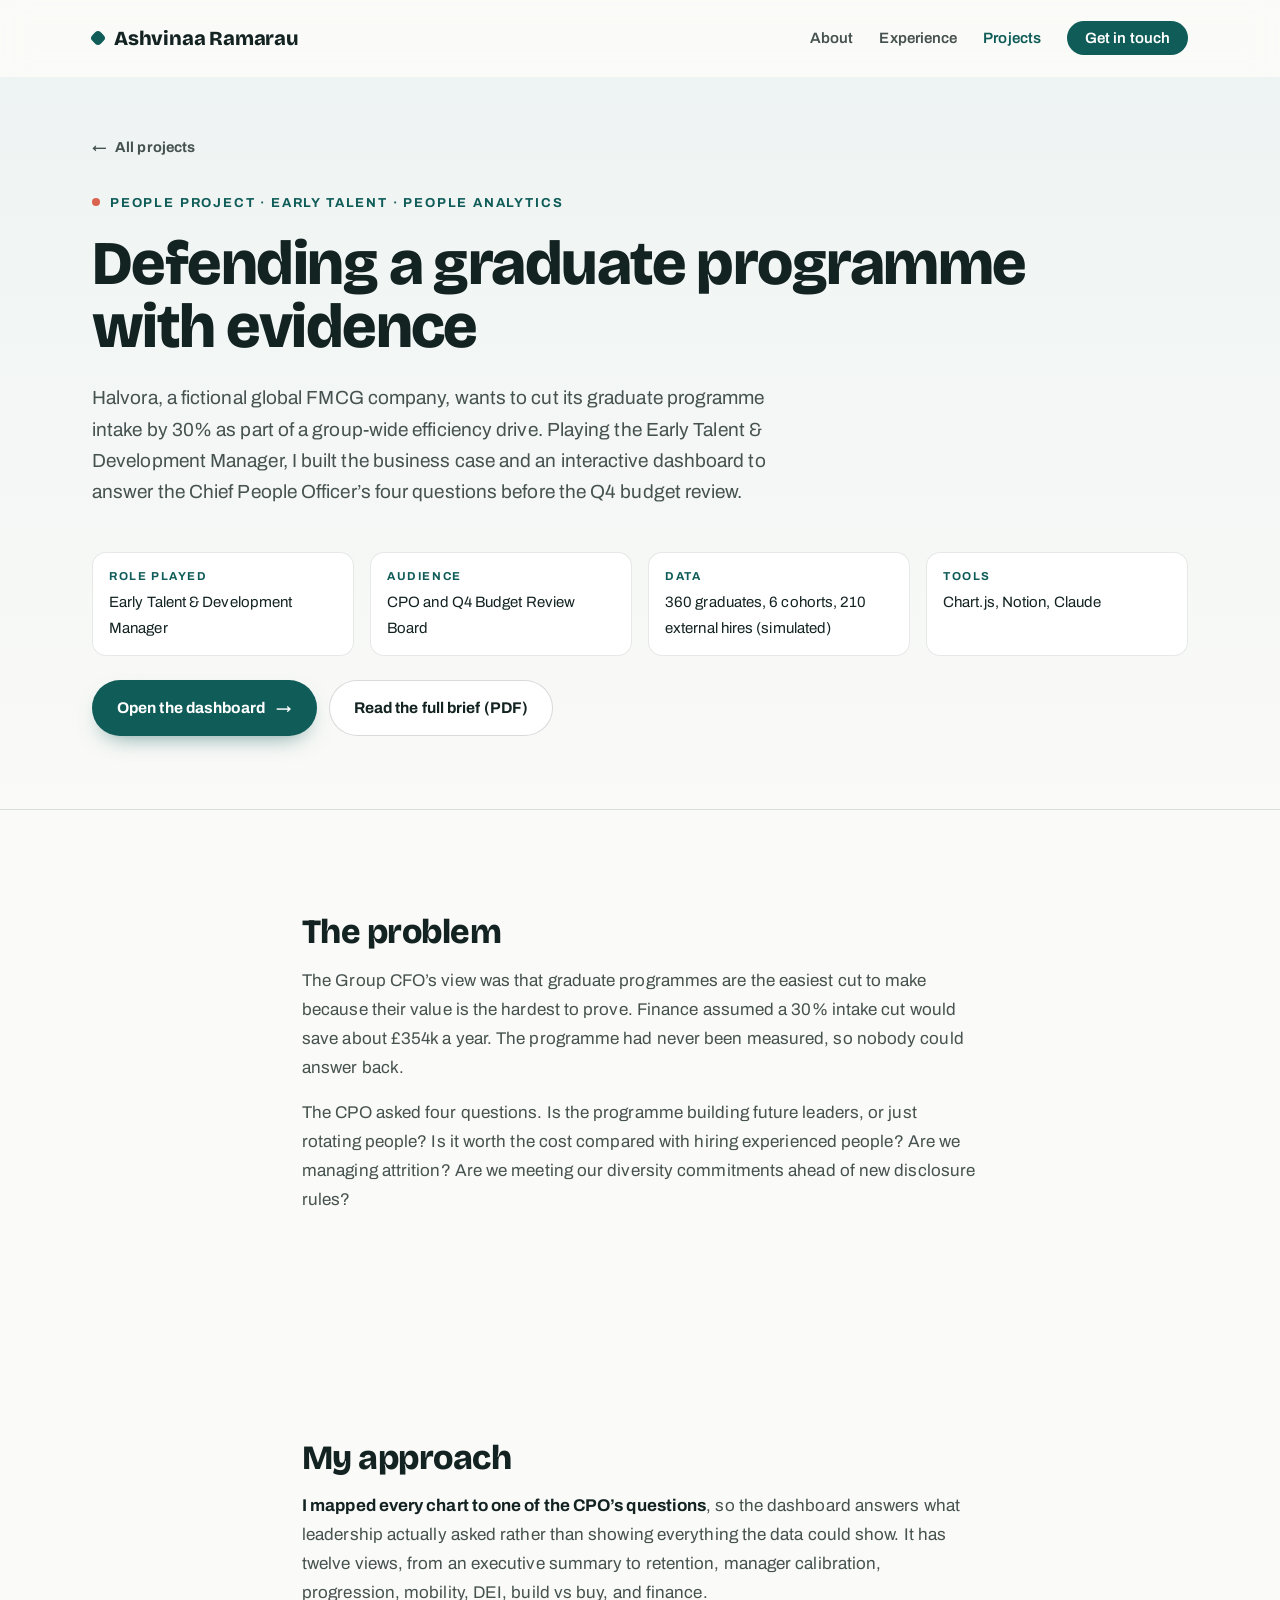
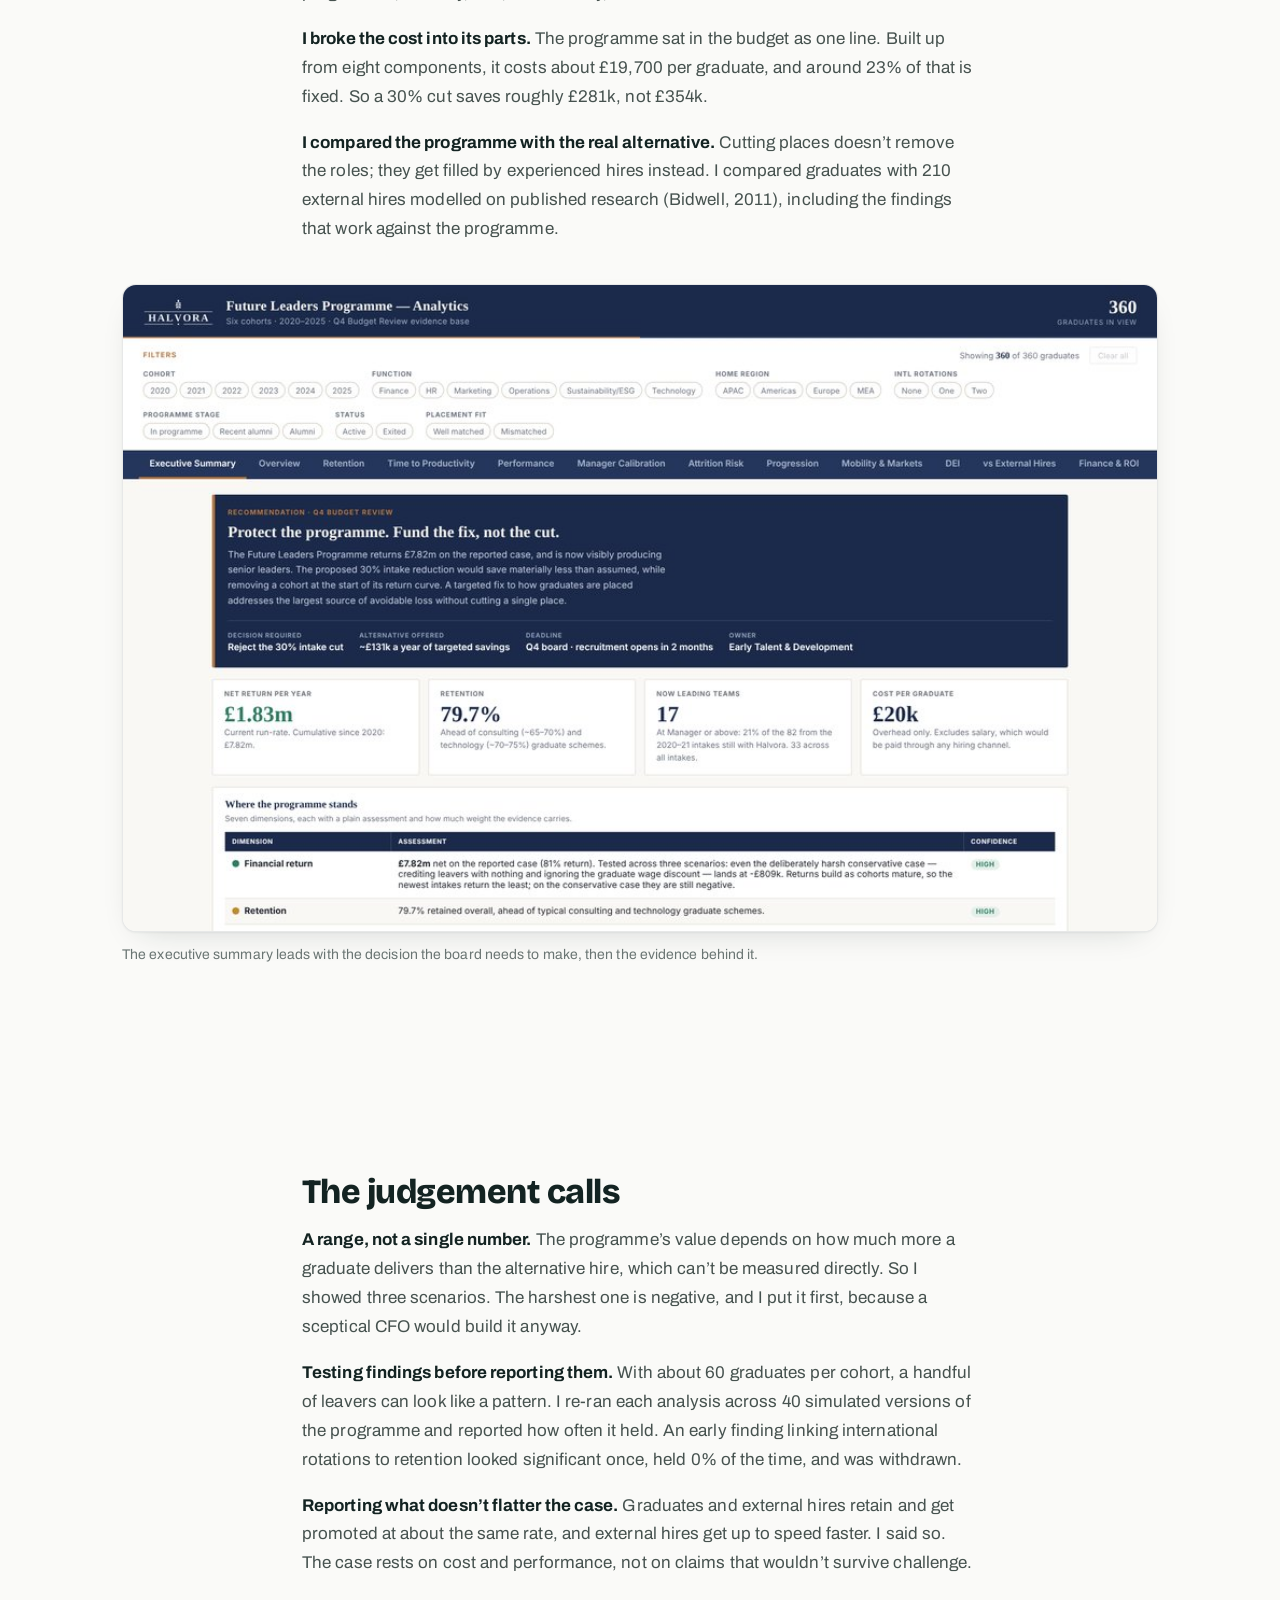
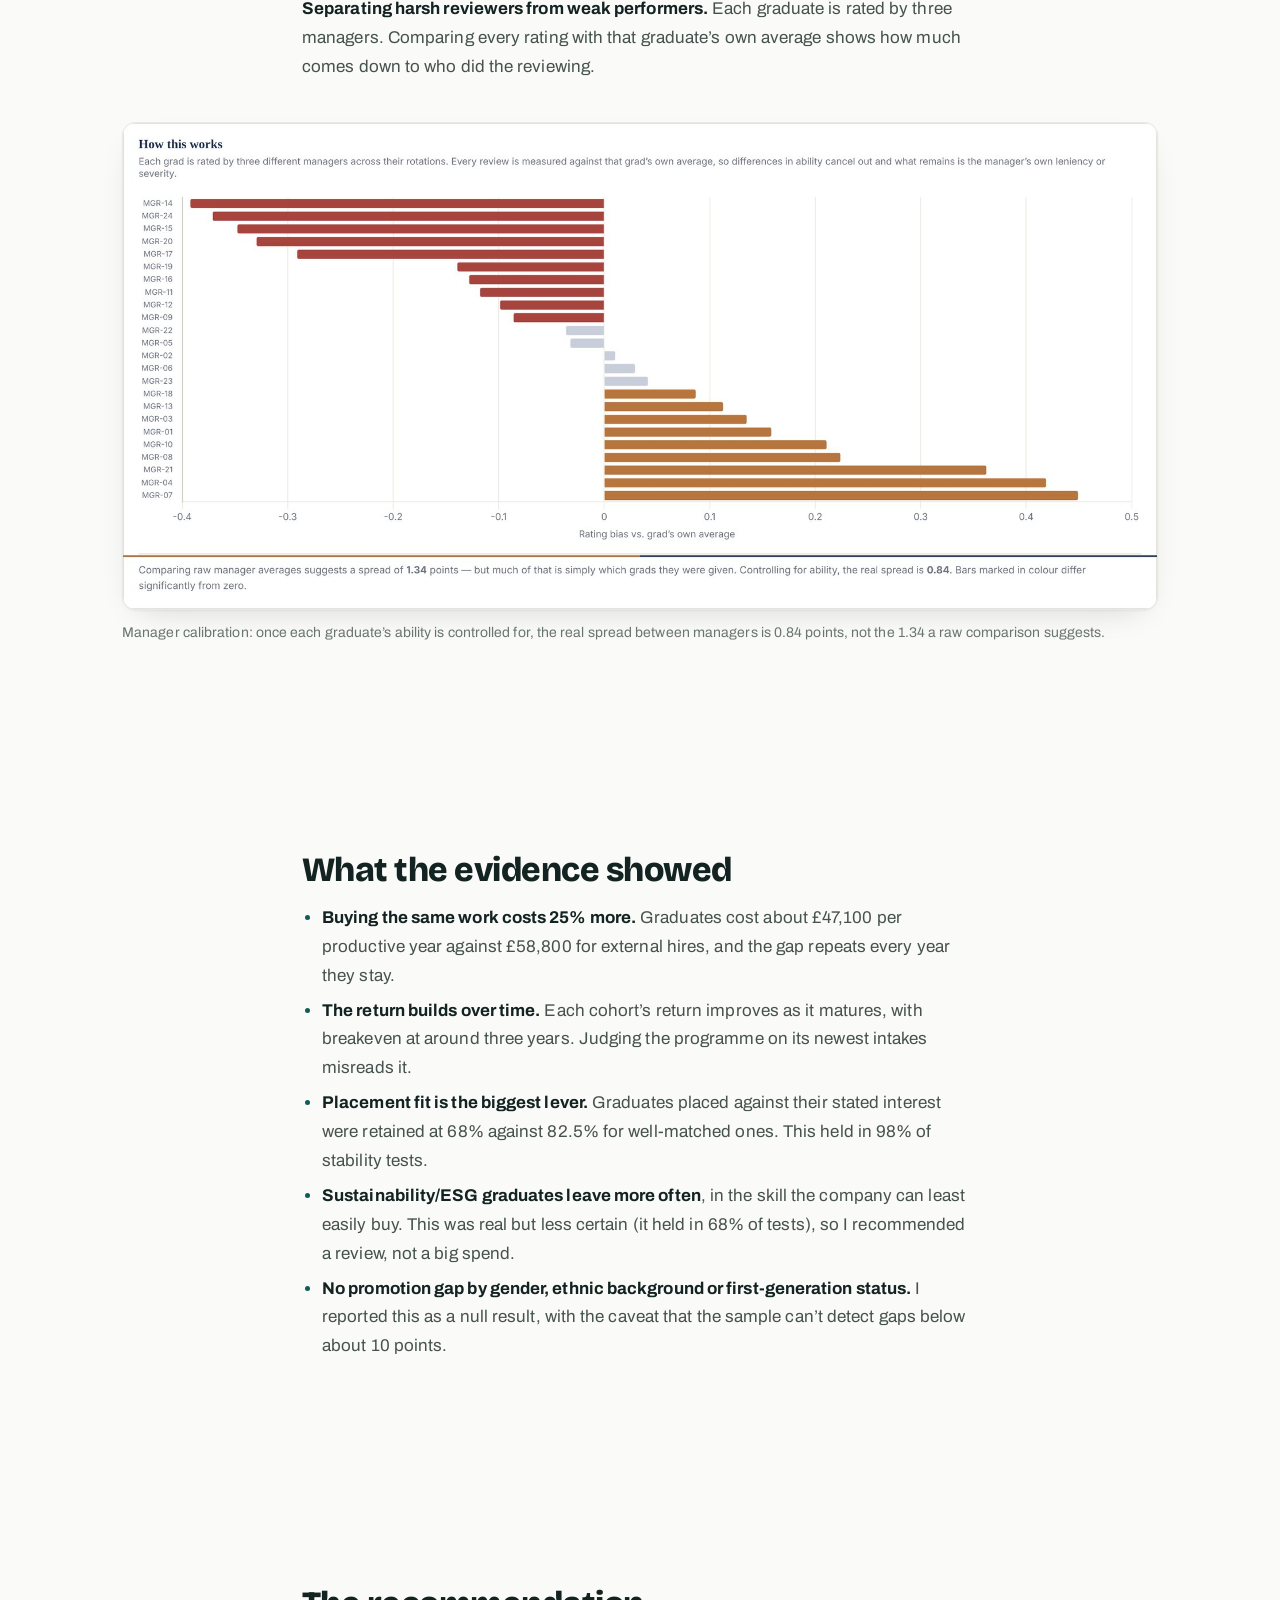
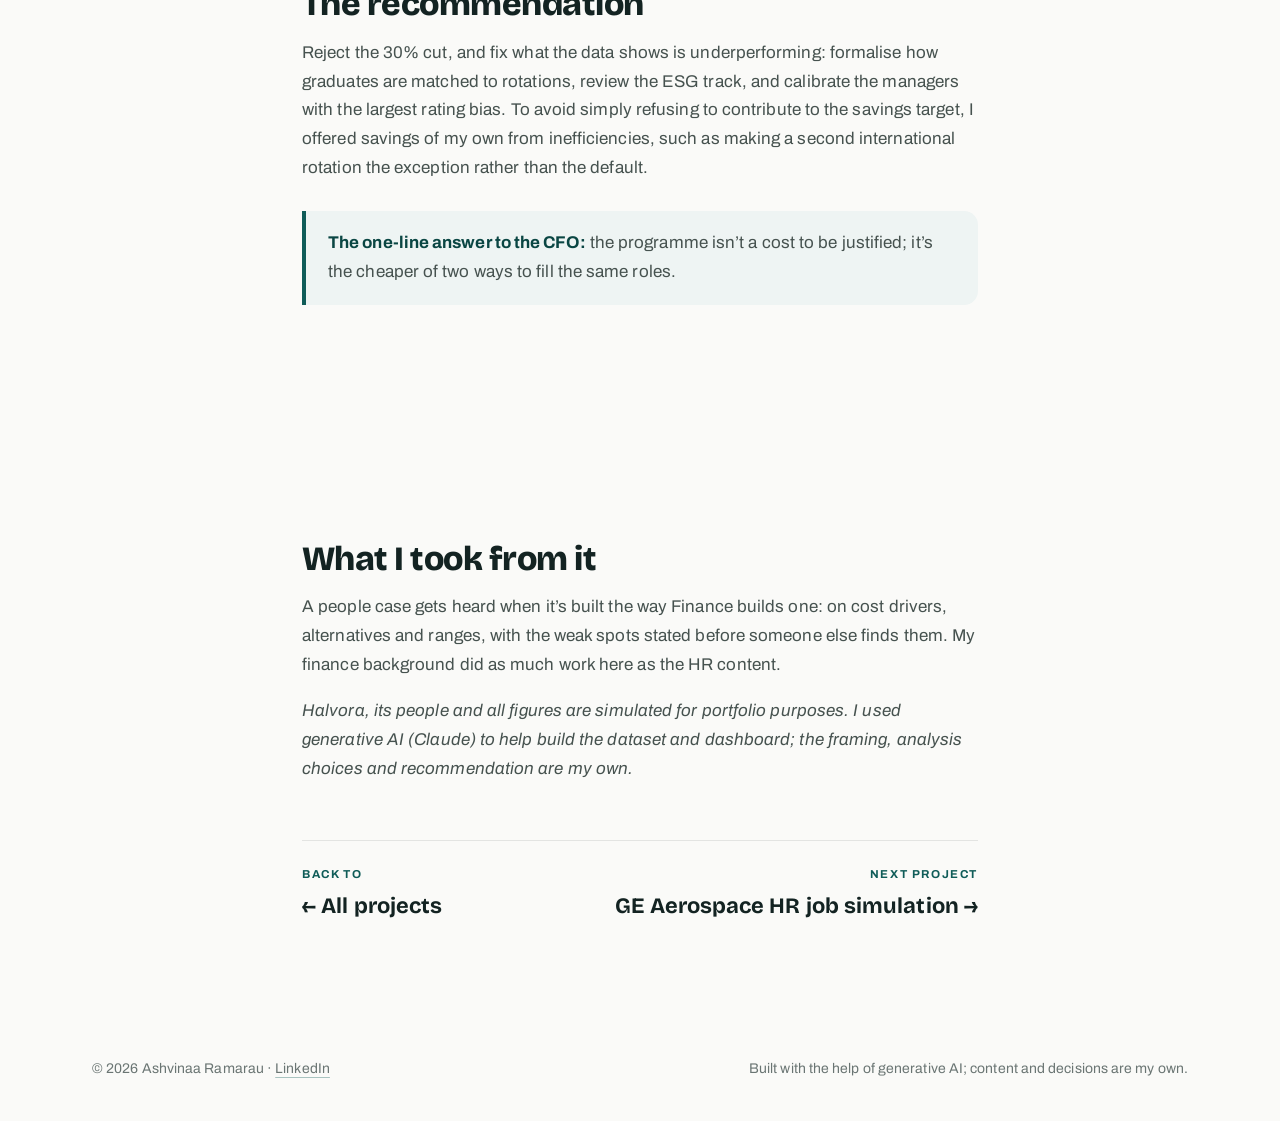
<file: projects/halvora-future-leaders.html>
<!doctype html>
<html lang="en">
<head>
<meta charset="utf-8">
<meta name="viewport" content="width=device-width, initial-scale=1">
<meta name="theme-color" content="#FAFAF8">
<title>Defending a graduate programme with evidence | Ashvinaa Ramarau</title>
<meta name="description" content="A simulated business case and interactive dashboard for Halvora's Future Leaders graduate programme: cost, build vs buy, retention, manager calibration and DEI, built to answer a CFO's proposed 30% cut.">
<link rel="canonical" href="https://ashvinaa26.github.io/projects/halvora-future-leaders.html">
<link rel="icon" href="../favicon.svg" type="image/svg+xml">
<meta property="og:type" content="article">
<meta property="og:title" content="Defending a graduate programme with evidence | Ashvinaa Ramarau">
<meta property="og:description" content="A people-analytics business case for an early talent programme facing a 30% cut: what it costs, what it is worth, and what needs fixing.">
<meta property="og:url" content="https://ashvinaa26.github.io/projects/halvora-future-leaders.html">
<meta property="og:image" content="https://ashvinaa26.github.io/images/halvora-thumb.jpg">
<meta name="twitter:card" content="summary_large_image">
<link rel="preconnect" href="https://fonts.googleapis.com">
<link rel="preconnect" href="https://fonts.gstatic.com" crossorigin>
<link href="https://fonts.googleapis.com/css2?family=Archivo:wght@400;500;600;700&family=Bricolage+Grotesque:opsz,wght@12..96,600..800&display=swap" rel="stylesheet">
<link rel="stylesheet" href="../assets/site.css">
</head>
<body>
<a class="skip" href="#main">Skip to content</a>
<nav class="topbar" aria-label="Main menu">
  <div class="wrap">
    <a class="brand" href="../index.html">Ashvinaa Ramarau</a>
    <ul>
      <li><a href="../index.html#about">About</a></li>
      <li><a href="../index.html#experience">Experience</a></li>
      <li><a href="../index.html#people" aria-current="page">Projects</a></li>
      <li><a class="nav-cta" href="../index.html#contact">Get in touch</a></li>
    </ul>
  </div>
</nav>

<header class="case-hero">
  <div class="wrap">
    <a class="back" href="../index.html#people">All projects</a>
    <p class="eyebrow">People project &middot; Early talent &middot; People analytics</p>
    <h1>Defending a graduate programme with evidence</h1>
    <p class="lead">Halvora, a fictional global FMCG company, wants to cut its graduate programme intake by 30% as part of a group-wide efficiency drive. Playing the Early Talent &amp; Development Manager, I built the business case and an interactive dashboard to answer the Chief People Officer&rsquo;s four questions before the Q4 budget review.</p>
    <ul class="meta">
      <li><b>Role played</b>Early Talent &amp; Development Manager</li>
      <li><b>Audience</b>CPO and Q4 Budget Review Board</li>
      <li><b>Data</b>360 graduates, 6 cohorts, 210 external hires (simulated)</li>
      <li><b>Tools</b>Chart.js, Notion, Claude</li>
    </ul>
    <p style="margin-top:1.5rem"><a class="btn btn-primary" href="halvora-dashboard.html">Open the dashboard <span class="arrow" aria-hidden="true">&rarr;</span></a> &nbsp; <a class="btn btn-ghost" href="halvora-case-brief.pdf">Read the full brief (PDF)</a></p>
  </div>
</header>

<main id="main">
  <section aria-labelledby="problem-h">
    <div class="wrap prose">
      <h2 id="problem-h">The problem</h2>
      <p>The Group CFO&rsquo;s view was that graduate programmes are the easiest cut to make because their value is the hardest to prove. Finance assumed a 30% intake cut would save about &pound;354k a year. The programme had never been measured, so nobody could answer back.</p>
      <p>The CPO asked four questions. Is the programme building future leaders, or just rotating people? Is it worth the cost compared with hiring experienced people? Are we managing attrition? Are we meeting our diversity commitments ahead of new disclosure rules?</p>
    </div>
  </section>

  <section aria-labelledby="approach-h">
    <div class="wrap prose">
      <h2 id="approach-h">My approach</h2>
      <p><b>I mapped every chart to one of the CPO&rsquo;s questions</b>, so the dashboard answers what leadership actually asked rather than showing everything the data could show. It has twelve views, from an executive summary to retention, manager calibration, progression, mobility, DEI, build vs buy, and finance.</p>
      <p><b>I broke the cost into its parts.</b> The programme sat in the budget as one line. Built up from eight components, it costs about &pound;19,700 per graduate, and around 23% of that is fixed. So a 30% cut saves roughly &pound;281k, not &pound;354k.</p>
      <p><b>I compared the programme with the real alternative.</b> Cutting places doesn&rsquo;t remove the roles; they get filled by experienced hires instead. I compared graduates with 210 external hires modelled on published research (Bidwell, 2011), including the findings that work against the programme.</p>
    </div>
    <figure class="shot-figure wrap wide">
      <img src="../images/halvora-thumb.jpg" width="960" height="600" alt="Executive summary of the Halvora dashboard: a recommendation to protect the programme, with headline figures for net return, retention, alumni leading teams and cost per graduate" loading="lazy">
      <figcaption>The executive summary leads with the decision the board needs to make, then the evidence behind it.</figcaption>
    </figure>
  </section>

  <section aria-labelledby="judgement-h">
    <div class="wrap prose">
      <h2 id="judgement-h">The judgement calls</h2>
      <p><b>A range, not a single number.</b> The programme&rsquo;s value depends on how much more a graduate delivers than the alternative hire, which can&rsquo;t be measured directly. So I showed three scenarios. The harshest one is negative, and I put it first, because a sceptical CFO would build it anyway.</p>
      <p><b>Testing findings before reporting them.</b> With about 60 graduates per cohort, a handful of leavers can look like a pattern. I re-ran each analysis across 40 simulated versions of the programme and reported how often it held. An early finding linking international rotations to retention looked significant once, held 0% of the time, and was withdrawn.</p>
      <p><b>Reporting what doesn&rsquo;t flatter the case.</b> Graduates and external hires retain and get promoted at about the same rate, and external hires get up to speed faster. I said so. The case rests on cost and performance, not on claims that wouldn&rsquo;t survive challenge.</p>
      <p><b>Separating harsh reviewers from weak performers.</b> Each graduate is rated by three managers. Comparing every rating with that graduate&rsquo;s own average shows how much comes down to who did the reviewing.</p>
    </div>
    <figure class="shot-figure wrap wide">
      <img src="../images/halvora-calibration.jpg" width="1800" height="846" alt="Bar chart of rating bias for 24 managers, from about -0.4 (harsh) to +0.45 (lenient), with most bars coloured as significantly different from zero" loading="lazy">
      <figcaption>Manager calibration: once each graduate&rsquo;s ability is controlled for, the real spread between managers is 0.84 points, not the 1.34 a raw comparison suggests.</figcaption>
    </figure>
  </section>

  <section aria-labelledby="found-h">
    <div class="wrap prose">
      <h2 id="found-h">What the evidence showed</h2>
      <ul>
        <li><b>Buying the same work costs 25% more.</b> Graduates cost about &pound;47,100 per productive year against &pound;58,800 for external hires, and the gap repeats every year they stay.</li>
        <li><b>The return builds over time.</b> Each cohort&rsquo;s return improves as it matures, with breakeven at around three years. Judging the programme on its newest intakes misreads it.</li>
        <li><b>Placement fit is the biggest lever.</b> Graduates placed against their stated interest were retained at 68% against 82.5% for well-matched ones. This held in 98% of stability tests.</li>
        <li><b>Sustainability/ESG graduates leave more often</b>, in the skill the company can least easily buy. This was real but less certain (it held in 68% of tests), so I recommended a review, not a big spend.</li>
        <li><b>No promotion gap by gender, ethnic background or first-generation status.</b> I reported this as a null result, with the caveat that the sample can&rsquo;t detect gaps below about 10 points.</li>
      </ul>
    </div>
  </section>

  <section aria-labelledby="rec-h">
    <div class="wrap prose">
      <h2 id="rec-h">The recommendation</h2>
      <p>Reject the 30% cut, and fix what the data shows is underperforming: formalise how graduates are matched to rotations, review the ESG track, and calibrate the managers with the largest rating bias. To avoid simply refusing to contribute to the savings target, I offered savings of my own from inefficiencies, such as making a second international rotation the exception rather than the default.</p>
      <div class="callout"><b>The one-line answer to the CFO:</b> the programme isn&rsquo;t a cost to be justified; it&rsquo;s the cheaper of two ways to fill the same roles.</div>
    </div>
  </section>

  <section aria-labelledby="took-h">
    <div class="wrap prose">
      <h2 id="took-h">What I took from it</h2>
      <p>A people case gets heard when it&rsquo;s built the way Finance builds one: on cost drivers, alternatives and ranges, with the weak spots stated before someone else finds them. My finance background did as much work here as the HR content.</p>
      <p><i>Halvora, its people and all figures are simulated for portfolio purposes. I used generative AI (Claude) to help build the dataset and dashboard; the framing, analysis choices and recommendation are my own.</i></p>

      <nav class="next" aria-label="More projects"><a href="../index.html#people"><small>Back to</small>&larr; All projects</a><a href="ge-hr-simulation.html" style="text-align:right"><small>Next project</small>GE Aerospace HR job simulation &rarr;</a></nav>
    </div>
  </section>
</main>

<footer>
  <div class="wrap">
    <p>&copy; 2026 Ashvinaa Ramarau &middot; <a href="https://www.linkedin.com/in/ashvinaa-ramarau/">LinkedIn</a></p>
    <p>Built with the help of generative AI; content and decisions are my own.</p>
  </div>
</footer>
<script src="../assets/site.js"></script>
</body>
</html>
</file>
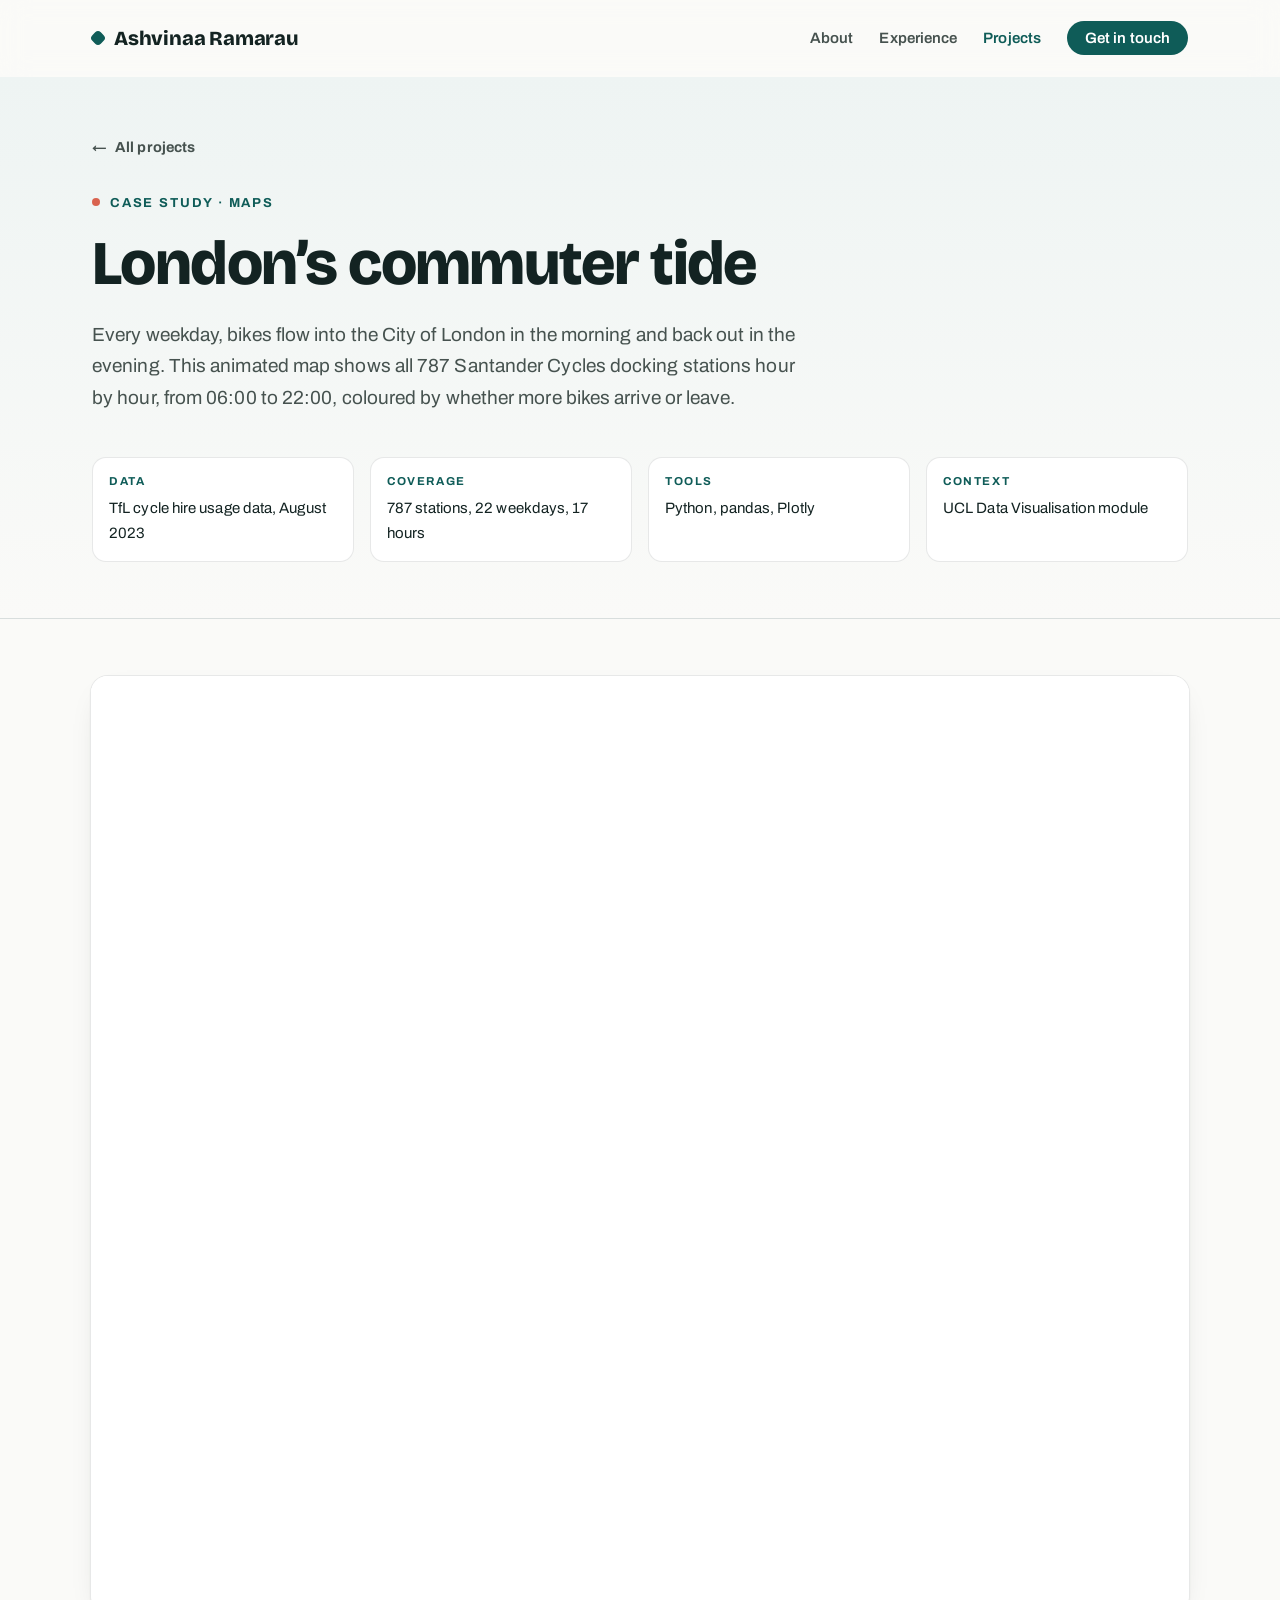
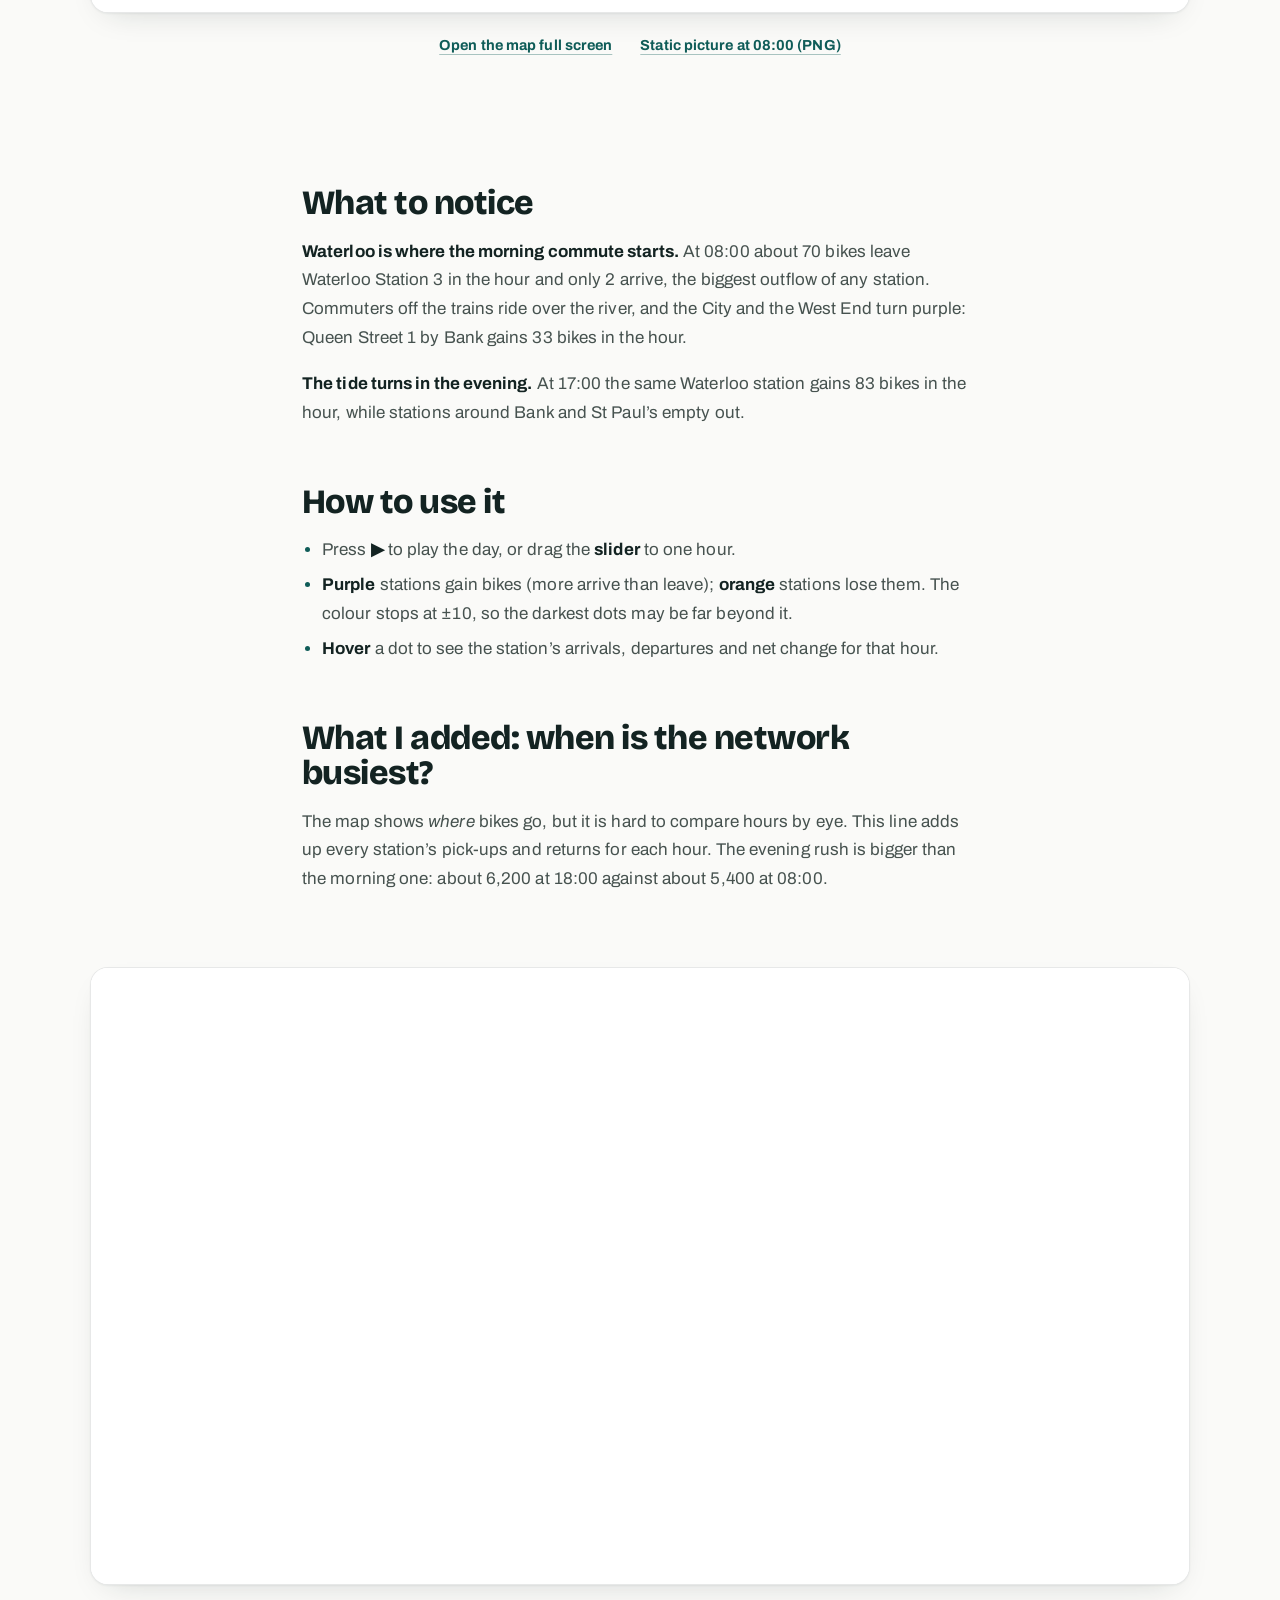
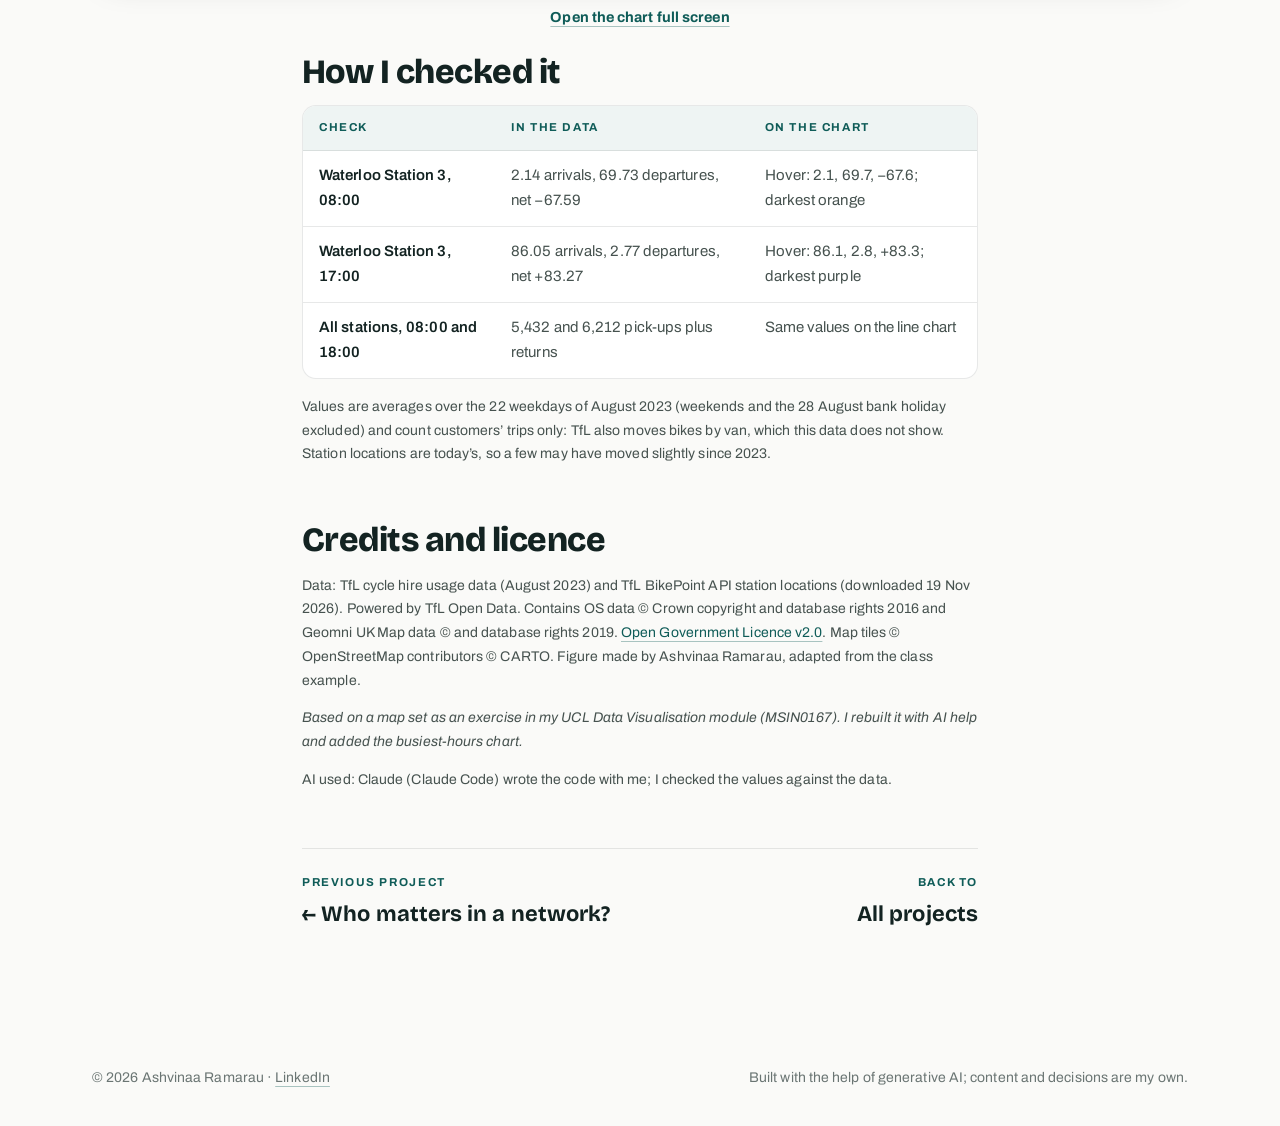
<file: projects/london-bike-tide.html>
<!doctype html>
<html lang="en">
<head>
<meta charset="utf-8">
<meta name="viewport" content="width=device-width, initial-scale=1">
<meta name="theme-color" content="#FAFAF8">
<title>London's commuter tide | Ashvinaa Ramarau</title>
<meta name="description" content="An animated map of 787 Santander Cycles stations, hour by hour on an average weekday: bikes pour into the City every morning and flow back out every evening. Built in Python and Plotly by Ashvinaa Ramarau.">
<link rel="canonical" href="https://ashvinaa26.github.io/projects/london-bike-tide.html">
<link rel="icon" href="../favicon.svg" type="image/svg+xml">
<meta property="og:type" content="article">
<meta property="og:title" content="London's commuter tide | Ashvinaa Ramarau">
<meta property="og:description" content="787 bike stations, hour by hour: where London's commuters take bikes from in the morning, where they leave them, and how the flow reverses in the evening.">
<meta property="og:url" content="https://ashvinaa26.github.io/projects/london-bike-tide.html">
<meta property="og:image" content="https://ashvinaa26.github.io/images/share-card.jpg">
<meta name="twitter:card" content="summary_large_image">
<link rel="preconnect" href="https://fonts.googleapis.com">
<link rel="preconnect" href="https://fonts.gstatic.com" crossorigin>
<link href="https://fonts.googleapis.com/css2?family=Archivo:wght@400;500;600;700&family=Bricolage+Grotesque:opsz,wght@12..96,600..800&display=swap" rel="stylesheet">
<link rel="stylesheet" href="../assets/site.css">
</head>
<body>
<a class="skip" href="#main">Skip to content</a>
<nav class="topbar" aria-label="Main menu">
  <div class="wrap">
    <a class="brand" href="../index.html">Ashvinaa Ramarau</a>
    <ul>
      <li><a href="../index.html#about">About</a></li>
      <li><a href="../index.html#experience">Experience</a></li>
      <li><a href="../index.html#people" aria-current="page">Projects</a></li>
      <li><a class="nav-cta" href="../index.html#contact">Get in touch</a></li>
    </ul>
  </div>
</nav>

<header class="case-hero">
  <div class="wrap">
    <a class="back" href="../index.html#work">All projects</a>
    <p class="eyebrow">Case study &middot; Maps</p>
    <h1>London&rsquo;s commuter tide</h1>
    <p class="lead">Every weekday, bikes flow into the City of London in the morning and back out in the evening. This animated map shows all 787 Santander Cycles docking stations hour by hour, from 06:00 to 22:00, coloured by whether more bikes arrive or leave.</p>
    <ul class="meta">
      <li><b>Data</b>TfL cycle hire usage data, August 2023</li>
      <li><b>Coverage</b>787 stations, 22 weekdays, 17 hours</li>
      <li><b>Tools</b>Python, pandas, Plotly</li>
      <li><b>Context</b>UCL Data Visualisation module</li>
    </ul>
  </div>
</header>

<main id="main">
  <div class="wrap chart-wrap">
    <iframe class="chart-frame" style="height:800px;max-width:1100px" src="../charts/tide-map.html" title="Animated map of 787 London bike stations by hour on an average weekday, coloured by bikes arriving minus bikes leaving, with dot size showing trips that hour, a play button and an hour slider"></iframe>
    <p class="chart-links"><a href="../charts/tide-map.html">Open the map full screen</a><a href="../images/tide-map.png">Static picture at 08:00 (PNG)</a></p>
  </div>

  <section aria-labelledby="notice-h">
    <div class="wrap prose">
      <h2 id="notice-h">What to notice</h2>
      <p><b>Waterloo is where the morning commute starts.</b> At 08:00 about 70 bikes leave Waterloo Station 3 in the hour and only 2 arrive, the biggest outflow of any station. Commuters off the trains ride over the river, and the City and the West End turn purple: Queen Street 1 by Bank gains 33 bikes in the hour.</p>
      <p><b>The tide turns in the evening.</b> At 17:00 the same Waterloo station gains 83 bikes in the hour, while stations around Bank and St Paul&rsquo;s empty out.</p>

      <h2>How to use it</h2>
      <ul>
        <li>Press <b>&#9654;</b> to play the day, or drag the <b>slider</b> to one hour.</li>
        <li><b>Purple</b> stations gain bikes (more arrive than leave); <b>orange</b> stations lose them. The colour stops at &plusmn;10, so the darkest dots may be far beyond it.</li>
        <li><b>Hover</b> a dot to see the station&rsquo;s arrivals, departures and net change for that hour.</li>
      </ul>

      <h2>What I added: when is the network busiest?</h2>
      <p>The map shows <i>where</i> bikes go, but it is hard to compare hours by eye. This line adds up every station&rsquo;s pick-ups and returns for each hour. The evening rush is bigger than the morning one: about 6,200 at 18:00 against about 5,400 at 08:00.</p>
    </div>
    <div class="wrap chart-wrap">
      <iframe class="chart-frame" style="height:480px;max-width:1100px" src="../charts/bike-rush-hours.html" title="Line chart of bikes picked up plus returned across all London stations in each weekday hour, peaking at 08:00 and, higher, at 18:00"></iframe>
      <p class="chart-links"><a href="../charts/bike-rush-hours.html">Open the chart full screen</a></p>
    </div>
    <div class="wrap prose">
      <h2>How I checked it</h2>
      <table class="checks">
        <thead><tr><th>Check</th><th>In the data</th><th>On the chart</th></tr></thead>
        <tbody>
          <tr><td>Waterloo Station 3, 08:00</td><td>2.14 arrivals, 69.73 departures, net &minus;67.59</td><td>Hover: 2.1, 69.7, &minus;67.6; darkest orange</td></tr>
          <tr><td>Waterloo Station 3, 17:00</td><td>86.05 arrivals, 2.77 departures, net +83.27</td><td>Hover: 86.1, 2.8, +83.3; darkest purple</td></tr>
          <tr><td>All stations, 08:00 and 18:00</td><td>5,432 and 6,212 pick-ups plus returns</td><td>Same values on the line chart</td></tr>
        </tbody>
      </table>
      <p class="credit">Values are averages over the 22 weekdays of August 2023 (weekends and the 28 August bank holiday excluded) and count customers&rsquo; trips only: TfL also moves bikes by van, which this data does not show. Station locations are today&rsquo;s, so a few may have moved slightly since 2023.</p>

      <h2>Credits and licence</h2>
      <p class="credit">Data: TfL cycle hire usage data (August 2023) and TfL BikePoint API station locations (downloaded 19 Nov 2026). Powered by TfL Open Data. Contains OS data &copy; Crown copyright and database rights 2016 and Geomni UK Map data &copy; and database rights 2019. <a href="https://www.nationalarchives.gov.uk/doc/open-government-licence/version/2/">Open Government Licence v2.0</a>. Map tiles &copy; OpenStreetMap contributors &copy; CARTO. Figure made by Ashvinaa Ramarau, adapted from the class example.</p>
      <p class="copylabel">Based on a map set as an exercise in my UCL Data Visualisation module (MSIN0167). I rebuilt it with AI help and added the busiest-hours chart.</p>
      <p class="credit">AI used: Claude (Claude Code) wrote the code with me; I checked the values against the data.</p>

      <nav class="next" aria-label="More projects"><a href="network-of-thrones.html"><small>Previous project</small>&larr; Who matters in a network?</a><a href="../index.html#work" style="text-align:right"><small>Back to</small>All projects</a></nav>
    </div>
  </section>
</main>

<footer>
  <div class="wrap">
    <p>&copy; 2026 Ashvinaa Ramarau &middot; <a href="https://www.linkedin.com/in/ashvinaa-ramarau/">LinkedIn</a></p>
    <p>Built with the help of generative AI; content and decisions are my own.</p>
  </div>
</footer>
<script src="../assets/site.js"></script>
</body>
</html>
</file>
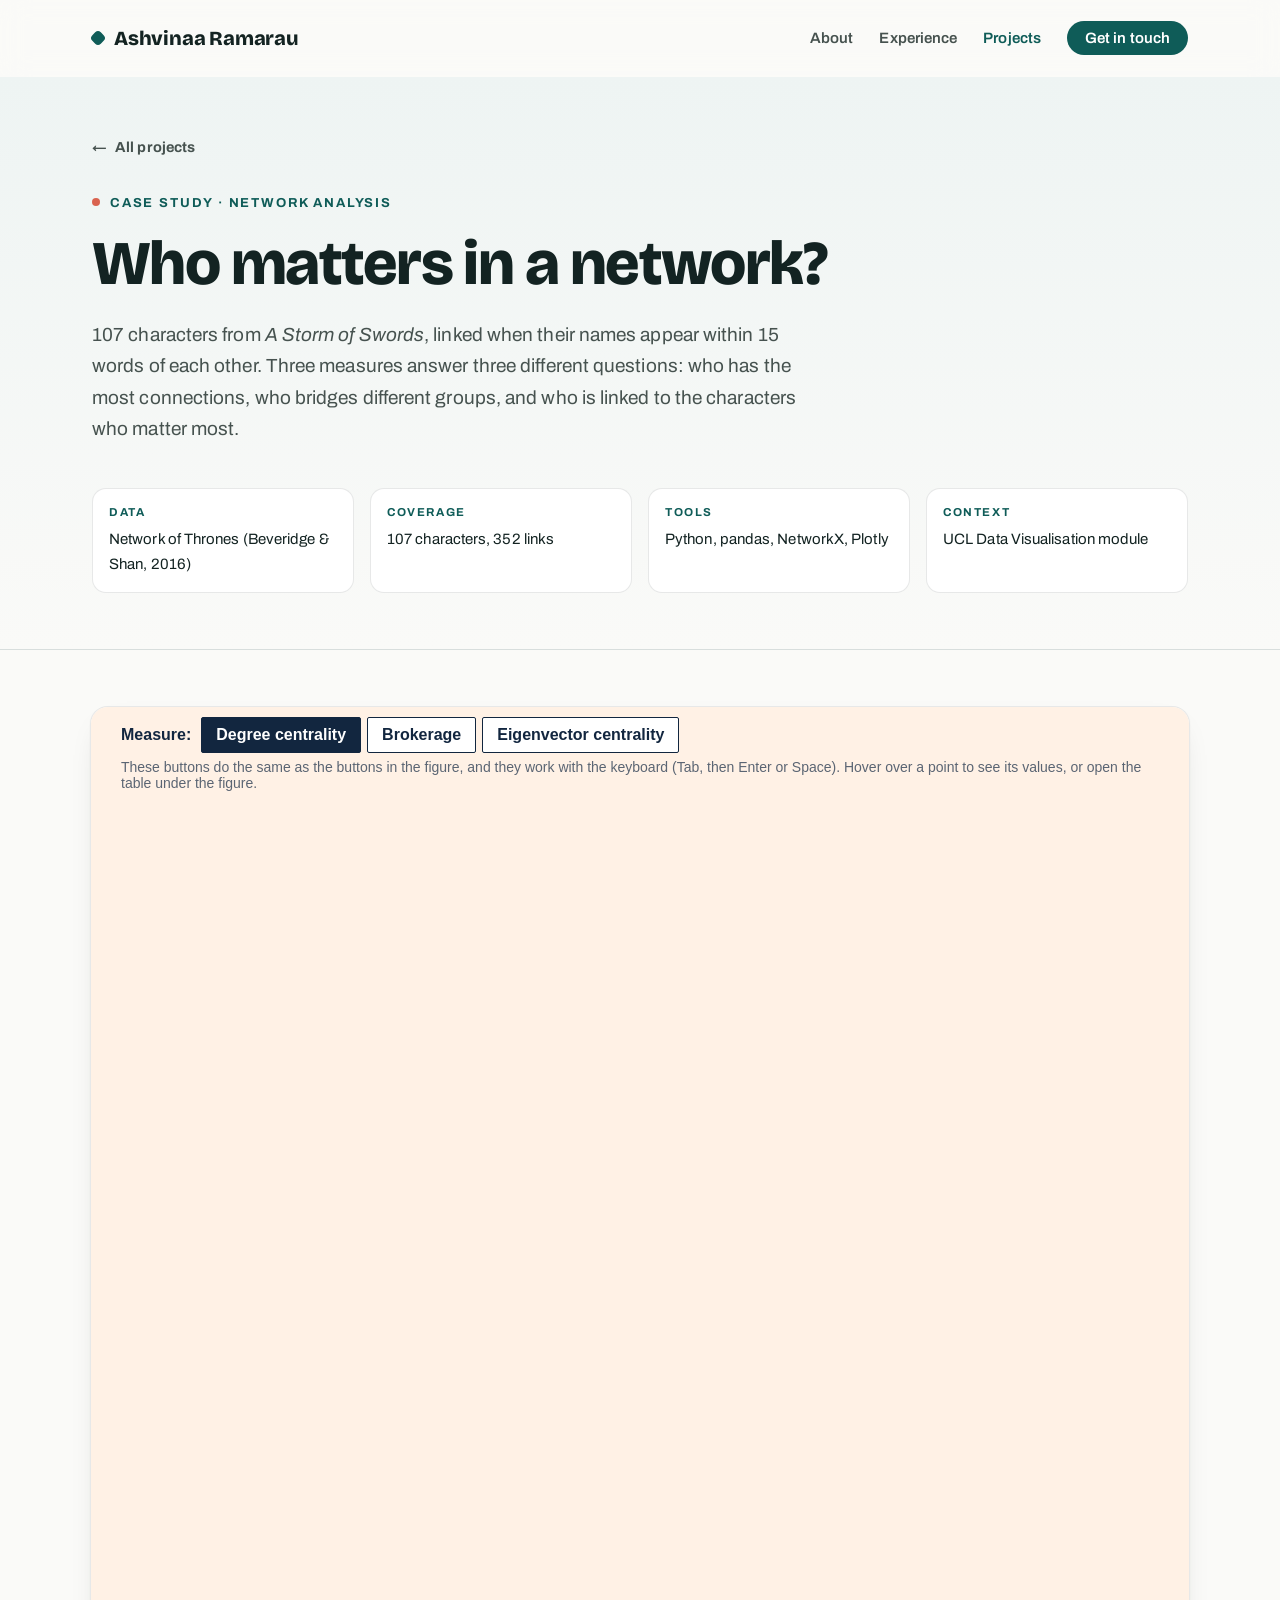
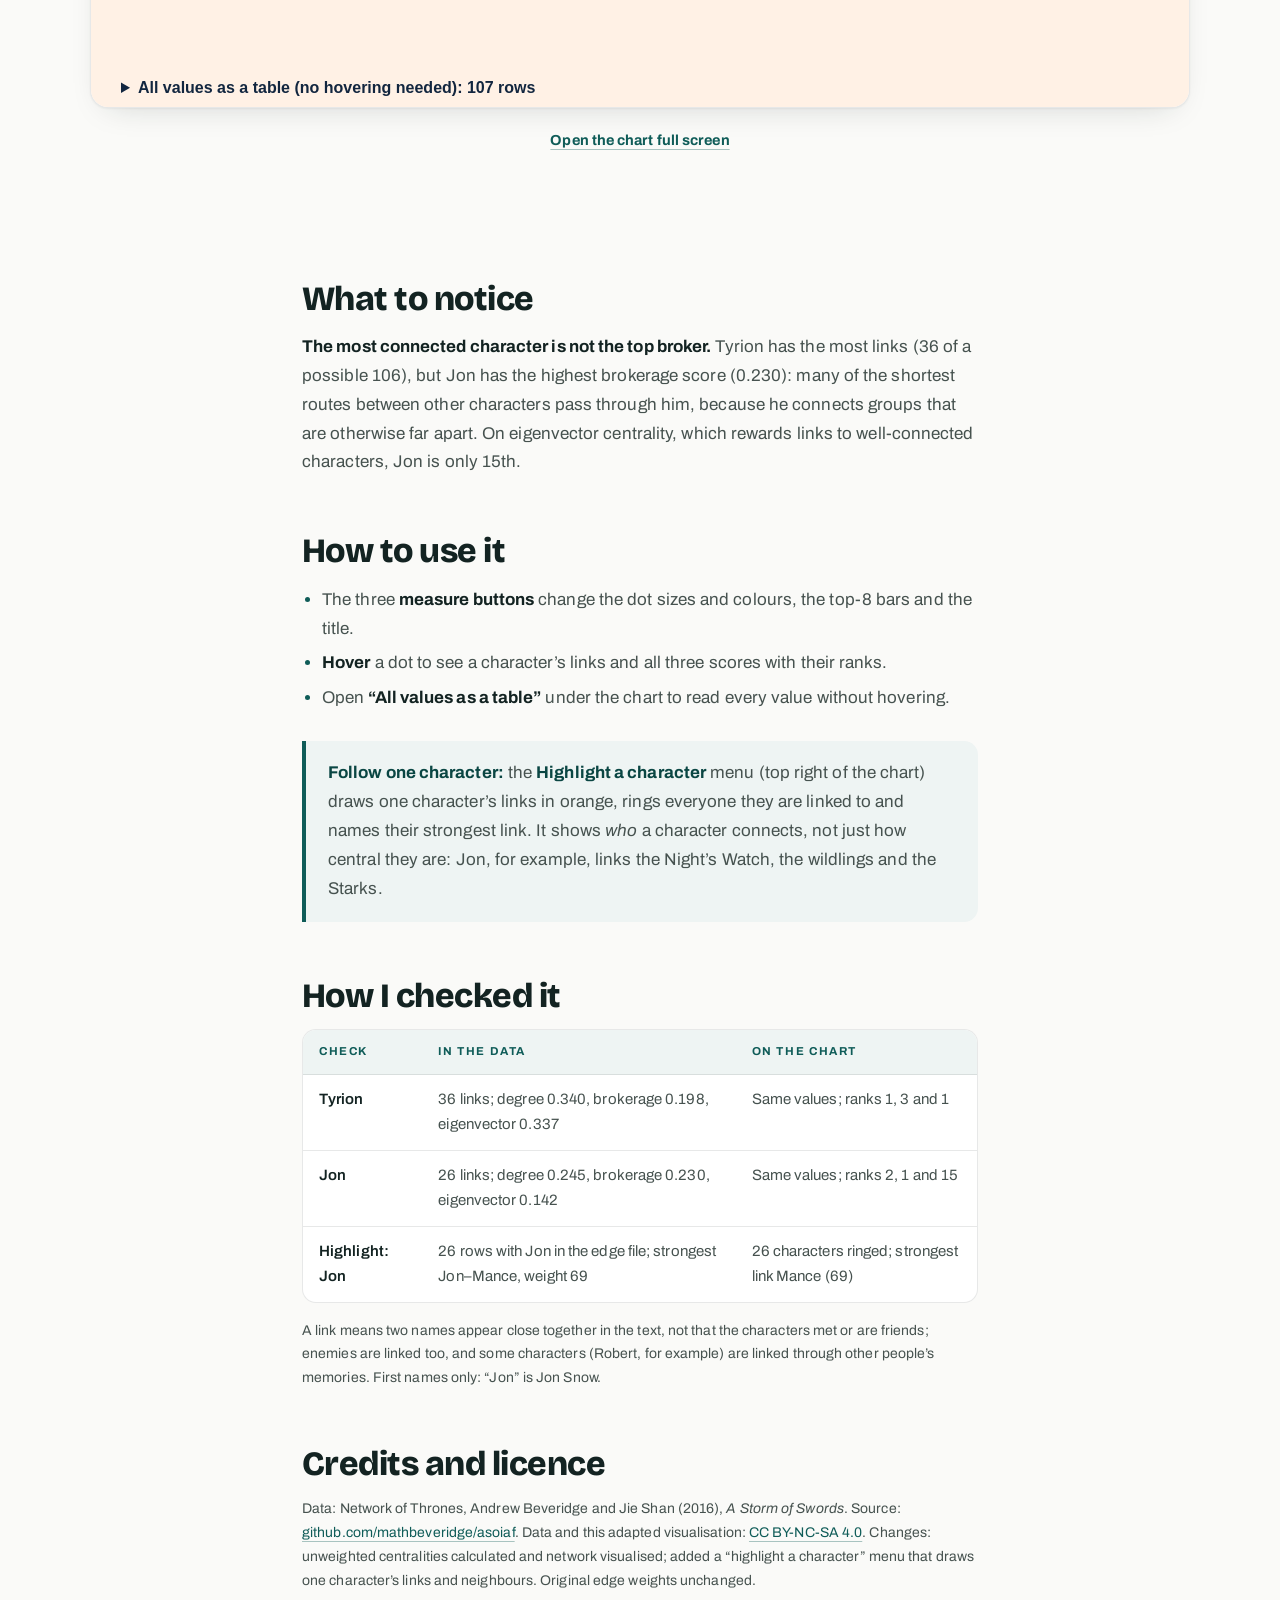
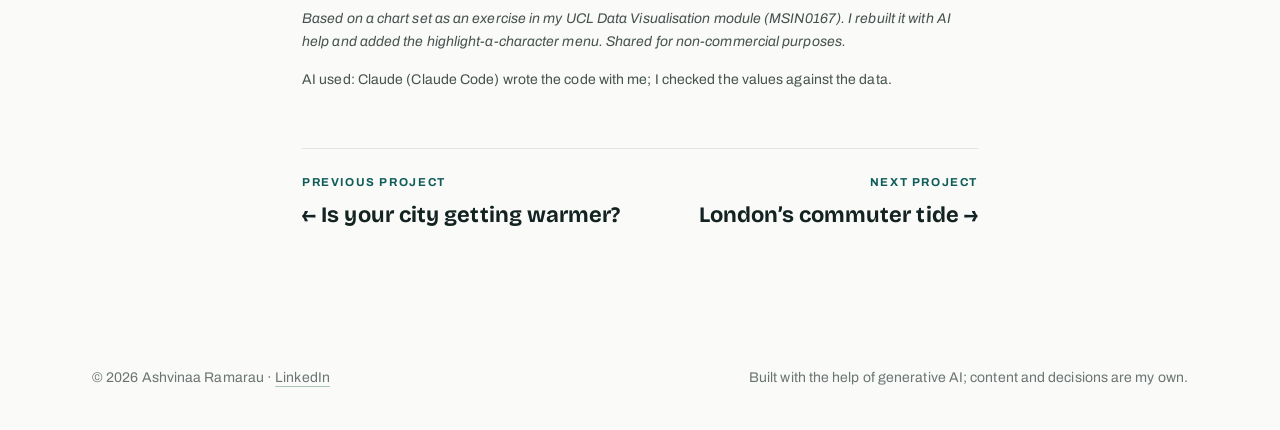
<file: projects/network-of-thrones.html>
<!doctype html>
<html lang="en">
<head>
<meta charset="utf-8">
<meta name="viewport" content="width=device-width, initial-scale=1">
<meta name="theme-color" content="#FAFAF8">
<title>Who matters in a network? | Ashvinaa Ramarau</title>
<meta name="description" content="An interactive network analysis of 107 characters in A Storm of Swords: degree, brokerage and eigenvector centrality, with a highlight-a-character view. Built in Python, NetworkX and Plotly by Ashvinaa Ramarau.">
<link rel="canonical" href="https://ashvinaa26.github.io/projects/network-of-thrones.html">
<link rel="icon" href="../favicon.svg" type="image/svg+xml">
<meta property="og:type" content="article">
<meta property="og:title" content="Who matters in a network? | Ashvinaa Ramarau">
<meta property="og:description" content="Network analysis of 107 characters and 352 links: who has the most connections, who bridges groups, and who is linked to the most important characters.">
<meta property="og:url" content="https://ashvinaa26.github.io/projects/network-of-thrones.html">
<meta property="og:image" content="https://ashvinaa26.github.io/images/share-card.jpg">
<meta name="twitter:card" content="summary_large_image">
<link rel="preconnect" href="https://fonts.googleapis.com">
<link rel="preconnect" href="https://fonts.gstatic.com" crossorigin>
<link href="https://fonts.googleapis.com/css2?family=Archivo:wght@400;500;600;700&family=Bricolage+Grotesque:opsz,wght@12..96,600..800&display=swap" rel="stylesheet">
<link rel="stylesheet" href="../assets/site.css">
</head>
<body>
<a class="skip" href="#main">Skip to content</a>
<nav class="topbar" aria-label="Main menu">
  <div class="wrap">
    <a class="brand" href="../index.html">Ashvinaa Ramarau</a>
    <ul>
      <li><a href="../index.html#about">About</a></li>
      <li><a href="../index.html#experience">Experience</a></li>
      <li><a href="../index.html#people" aria-current="page">Projects</a></li>
      <li><a class="nav-cta" href="../index.html#contact">Get in touch</a></li>
    </ul>
  </div>
</nav>

<header class="case-hero">
  <div class="wrap">
    <a class="back" href="../index.html#work">All projects</a>
    <p class="eyebrow">Case study &middot; Network analysis</p>
    <h1>Who matters in a network?</h1>
    <p class="lead">107 characters from <i>A Storm of Swords</i>, linked when their names appear within 15 words of each other. Three measures answer three different questions: who has the most connections, who bridges different groups, and who is linked to the characters who matter most.</p>
    <ul class="meta">
      <li><b>Data</b>Network of Thrones (Beveridge &amp; Shan, 2016)</li>
      <li><b>Coverage</b>107 characters, 352 links</li>
      <li><b>Tools</b>Python, pandas, NetworkX, Plotly</li>
      <li><b>Context</b>UCL Data Visualisation module</li>
    </ul>
  </div>
</header>

<main id="main">
  <div class="wrap chart-wrap">
    <iframe class="chart-frame" style="height:1000px;max-width:1100px" src="../charts/network.html" title="Interactive network of 107 characters with buttons for degree centrality, brokerage and eigenvector centrality, a top 8 bar chart, and a menu to highlight one character's links"></iframe>
    <p class="chart-links"><a href="../charts/network.html">Open the chart full screen</a></p>
  </div>

  <section aria-labelledby="notice-h">
    <div class="wrap prose">
      <h2 id="notice-h">What to notice</h2>
      <p><b>The most connected character is not the top broker.</b> Tyrion has the most links (36 of a possible 106), but Jon has the highest brokerage score (0.230): many of the shortest routes between other characters pass through him, because he connects groups that are otherwise far apart. On eigenvector centrality, which rewards links to well-connected characters, Jon is only 15th.</p>

      <h2>How to use it</h2>
      <ul>
        <li>The three <b>measure buttons</b> change the dot sizes and colours, the top-8 bars and the title.</li>
        <li><b>Hover</b> a dot to see a character&rsquo;s links and all three scores with their ranks.</li>
        <li>Open <b>&ldquo;All values as a table&rdquo;</b> under the chart to read every value without hovering.</li>
      </ul>

      <div class="callout"><b>Follow one character:</b> the <b>Highlight a character</b> menu (top right of the chart) draws one character&rsquo;s links in orange, rings everyone they are linked to and names their strongest link. It shows <i>who</i> a character connects, not just how central they are: Jon, for example, links the Night&rsquo;s Watch, the wildlings and the Starks.</div>

      <h2>How I checked it</h2>
      <table class="checks">
        <thead><tr><th>Check</th><th>In the data</th><th>On the chart</th></tr></thead>
        <tbody>
          <tr><td>Tyrion</td><td>36 links; degree 0.340, brokerage 0.198, eigenvector 0.337</td><td>Same values; ranks 1, 3 and 1</td></tr>
          <tr><td>Jon</td><td>26 links; degree 0.245, brokerage 0.230, eigenvector 0.142</td><td>Same values; ranks 2, 1 and 15</td></tr>
          <tr><td>Highlight: Jon</td><td>26 rows with Jon in the edge file; strongest Jon&ndash;Mance, weight 69</td><td>26 characters ringed; strongest link Mance (69)</td></tr>
        </tbody>
      </table>
      <p class="credit">A link means two names appear close together in the text, not that the characters met or are friends; enemies are linked too, and some characters (Robert, for example) are linked through other people&rsquo;s memories. First names only: &ldquo;Jon&rdquo; is Jon Snow.</p>

      <h2>Credits and licence</h2>
      <p class="credit">Data: Network of Thrones, Andrew Beveridge and Jie Shan (2016), <i>A Storm of Swords</i>. Source: <a href="https://github.com/mathbeveridge/asoiaf">github.com/mathbeveridge/asoiaf</a>. Data and this adapted visualisation: <a href="https://creativecommons.org/licenses/by-nc-sa/4.0/">CC BY-NC-SA 4.0</a>. Changes: unweighted centralities calculated and network visualised; added a &ldquo;highlight a character&rdquo; menu that draws one character&rsquo;s links and neighbours. Original edge weights unchanged.</p>
      <p class="copylabel">Based on a chart set as an exercise in my UCL Data Visualisation module (MSIN0167). I rebuilt it with AI help and added the highlight-a-character menu. Shared for non-commercial purposes.</p>
      <p class="credit">AI used: Claude (Claude Code) wrote the code with me; I checked the values against the data.</p>

      <nav class="next" aria-label="More projects"><a href="city-temperature.html"><small>Previous project</small>&larr; Is your city getting warmer?</a><a href="london-bike-tide.html" style="text-align:right"><small>Next project</small>London&rsquo;s commuter tide &rarr;</a></nav>
    </div>
  </section>
</main>

<footer>
  <div class="wrap">
    <p>&copy; 2026 Ashvinaa Ramarau &middot; <a href="https://www.linkedin.com/in/ashvinaa-ramarau/">LinkedIn</a></p>
    <p>Built with the help of generative AI; content and decisions are my own.</p>
  </div>
</footer>
<script src="../assets/site.js"></script>
</body>
</html>
</file>
<file: assets/site.css>
/* Shared style for every page: light, deep teal accent, bold sans headings */
:root{
  color-scheme:light;
  --bg:#FAFAF8; --surface:#FFFFFF; --tint:#EEF4F3; --tint-2:#E0ECEA; --sand:#F5EEE6;
  --text:#132322; --text-2:#46524F; --muted:#6A7573; --faint:#8C9694;
  --line:rgba(19,35,34,.10); --line-2:rgba(19,35,34,.16);
  --accent:#0F5C58; --accent-2:#0A4643; --accent-soft:#D3E6E3; --warm:#C8693A;
  --head:"Bricolage Grotesque","Archivo",-apple-system,BlinkMacSystemFont,"Segoe UI",Helvetica,Arial,sans-serif;
  --sans:"Archivo",-apple-system,BlinkMacSystemFont,"Segoe UI","Helvetica Neue",Helvetica,Arial,sans-serif;
  --radius:18px;
  --shadow:0 1px 2px rgba(19,35,34,.05),0 12px 32px -18px rgba(19,35,34,.22);
}
*{box-sizing:border-box}
html{scroll-behavior:smooth;scroll-padding-top:84px;-webkit-text-size-adjust:100%;background:var(--bg)}
body{margin:0;background:var(--bg);color:var(--text);font-family:var(--sans);font-size:17px;line-height:1.7;letter-spacing:.005em;-webkit-font-smoothing:antialiased;-moz-osx-font-smoothing:grayscale}
img{max-width:100%;height:auto;display:block}
a{color:var(--accent);text-decoration:underline;text-decoration-thickness:1px;text-underline-offset:4px;text-decoration-color:rgba(15,92,88,.35);transition:color .2s,text-decoration-color .2s}
a:hover{color:var(--accent-2);text-decoration-color:var(--accent)}
a:focus-visible,button:focus-visible{outline:2px solid var(--accent);outline-offset:4px;border-radius:6px}
::selection{background:var(--accent-soft);color:var(--text)}
.wrap{max-width:1160px;margin:0 auto;padding:0 32px}
.skip{position:absolute;left:-999px;top:8px;background:var(--accent);color:#fff;padding:8px 12px;z-index:100}
.skip:focus{left:8px}
.eyebrow{font-family:var(--sans);font-size:13px;font-weight:700;letter-spacing:.14em;text-transform:uppercase;color:var(--accent);margin:0 0 18px}
h1,h2,h3{font-family:var(--head);color:var(--text);letter-spacing:-.015em}
h2{font-weight:800;font-size:clamp(34px,4.4vw,54px);line-height:1.04;margin:0}
h3{font-weight:700;font-size:25px;line-height:1.2;margin:0}
.lead{font-size:18px;line-height:1.65;color:var(--text-2);margin:0;max-width:34em}

/* ---------- top bar ---------- */
.topbar{position:sticky;top:0;z-index:50;background:rgba(250,250,248,.82);backdrop-filter:saturate(1.4) blur(14px);-webkit-backdrop-filter:saturate(1.4) blur(14px);border-bottom:1px solid transparent;transition:border-color .2s,background .2s}
.topbar.scrolled{border-bottom-color:var(--line);background:rgba(250,250,248,.94)}
.topbar .wrap{display:flex;align-items:center;justify-content:space-between;gap:10px 28px;min-height:76px;flex-wrap:wrap}
.brand{font-family:var(--head);font-size:20px;font-weight:800;letter-spacing:-.01em;color:var(--text);text-decoration:none;display:inline-flex;align-items:center;gap:10px}
.brand::before{content:"";width:12px;height:12px;border-radius:4px;background:var(--accent);transform:rotate(45deg)}
.brand:hover{color:var(--accent)}
.topbar ul{list-style:none;display:flex;align-items:center;gap:4px 26px;margin:0;padding:0;flex-wrap:wrap}
.topbar ul a{color:var(--text-2);font-size:15px;font-weight:600;text-decoration:none;padding:6px 0;transition:color .2s}
.topbar ul a:hover,.topbar ul a[aria-current]{color:var(--accent)}
.topbar .nav-cta{background:var(--accent);color:#fff;padding:9px 18px;border-radius:999px}
.topbar .nav-cta:hover{background:var(--accent-2);color:#fff}
.topbar .nav-ghost{border:1.5px solid var(--line-2);color:var(--text);padding:8px 16px;border-radius:999px}
.topbar .nav-ghost:hover{border-color:var(--accent);color:var(--accent)}

/* ---------- buttons ---------- */
.btn{display:inline-flex;align-items:center;gap:10px;padding:14px 24px;border-radius:999px;font-size:15.5px;font-weight:700;text-decoration:none;border:1.5px solid transparent;transition:background .2s,color .2s,border-color .2s,transform .2s,box-shadow .2s}
.btn svg{width:17px;height:17px;flex:none}
.btn-primary{background:var(--accent);color:#fff;box-shadow:0 10px 24px -12px rgba(15,92,88,.7)}
.btn-primary:hover{background:var(--accent-2);color:#fff;transform:translateY(-1px)}
.btn-ghost{border-color:var(--line-2);color:var(--text);background:var(--surface)}
.btn-ghost:hover{border-color:var(--accent);color:var(--accent)}
.btn .arrow{transition:transform .2s}
.btn:hover .arrow{transform:translateX(3px)}

/* ---------- home: hero ---------- */
.intro{padding:72px 0 88px;overflow:hidden}
.intro .wrap{display:grid;grid-template-columns:minmax(0,1.25fr) minmax(0,.9fr);gap:72px;align-items:center}
.intro h1{font-weight:800;font-size:clamp(46px,6.4vw,84px);line-height:.98;letter-spacing:-.03em;margin:0 0 28px}
.intro h1 em{font-style:normal;color:var(--accent)}
.intro .headline{font-size:clamp(18px,1.9vw,20.5px);line-height:1.6;color:var(--text-2);margin:0;max-width:31em}
.actions{display:flex;gap:12px;flex-wrap:wrap;margin-top:34px}
.traits{display:flex;flex-wrap:wrap;gap:8px;list-style:none;margin:30px 0 0;padding:0}
.traits li{font-size:14px;font-weight:700;color:var(--accent-2);background:var(--tint);border-radius:999px;padding:6px 14px}
.portrait{position:relative;margin:0 0 0 auto;max-width:430px;width:100%}
.portrait::before{content:"";position:absolute;inset:22px -22px -22px 22px;border-radius:32px;background:var(--accent)}
.portrait .frame{position:relative;aspect-ratio:4/5;border-radius:32px;overflow:hidden;background:var(--tint-2)}
.portrait img{width:100%;height:100%;object-fit:cover}
.portrait .placeholder{position:absolute;inset:0;display:flex;flex-direction:column;align-items:center;justify-content:center;gap:8px;font-family:var(--head);color:var(--accent)}
.portrait .placeholder b{font-size:96px;font-weight:800;letter-spacing:-.04em;line-height:1}
.portrait .placeholder span{font-family:var(--sans);font-size:13px;font-weight:600;color:var(--muted)}
.portrait .badge{position:absolute;left:-18px;bottom:36px;background:var(--surface);border-radius:16px;padding:12px 16px;box-shadow:var(--shadow);font-size:14px;line-height:1.35;color:var(--text-2)}
.portrait .badge b{display:block;font-family:var(--head);font-size:16px;color:var(--text)}

/* ---------- impact numbers ---------- */
.impact{padding:0 0 24px}
.impact ul{list-style:none;margin:0;padding:0;display:grid;grid-template-columns:repeat(3,minmax(0,1fr));gap:20px}
.impact li{border-radius:var(--radius);padding:28px 28px 26px;background:var(--tint)}
.impact li:nth-child(1){background:var(--accent);color:#fff}
.impact li:nth-child(3){background:var(--sand)}
.impact .n{display:block;font-family:var(--head);font-weight:800;font-size:clamp(44px,5vw,64px);line-height:1;letter-spacing:-.03em;margin-bottom:14px}
.impact .t{display:block;font-weight:700;font-size:17px;margin-bottom:4px}
.impact .d{display:block;font-size:15px;line-height:1.55;color:var(--text-2)}
.impact li:nth-child(1) .d{color:rgba(255,255,255,.82)}

/* ---------- sections ---------- */
main section{padding:104px 0;position:relative}
main section.alt{background:var(--surface);border-top:1px solid var(--line);border-bottom:1px solid var(--line)}
.sec-head{display:grid;grid-template-columns:minmax(0,1fr) minmax(0,1fr);gap:20px 64px;align-items:end;margin-bottom:52px}
.sub-head{display:flex;align-items:baseline;justify-content:space-between;gap:16px;margin:0 0 22px;padding-bottom:12px;border-bottom:1px solid var(--line)}
.sub-head h3{font-size:22px}
.sub-head p{margin:0;color:var(--muted);font-size:15px}
.sub-head + .work{margin-bottom:64px}

/* ---------- about ---------- */
.about-grid{display:grid;grid-template-columns:minmax(0,.85fr) minmax(0,1.3fr);gap:72px}
.about-grid h2{margin-bottom:20px}
.story p{color:var(--text-2);font-size:18px;line-height:1.75;margin:0 0 18px;max-width:36em}
.story p:first-child{color:var(--text);font-size:20px;font-weight:500}
.story p:last-child{margin-bottom:0}

/* ---------- experience ---------- */
.xp{list-style:none;margin:0;padding:0;display:grid;gap:18px}
.xp > li{display:grid;grid-template-columns:200px minmax(0,1fr);gap:28px;background:var(--bg);border:1px solid var(--line);border-radius:var(--radius);padding:26px 30px}
.xp .when{font-size:14.5px;font-weight:700;color:var(--accent);font-variant-numeric:tabular-nums;padding-top:4px}
.xp .when small{display:block;font-weight:500;color:var(--muted);font-size:13.5px}
.xp h3{font-size:23px}
.xp .org{font-weight:600;color:var(--text-2);margin:2px 0 0}
.xp .roles{list-style:none;margin:14px 0 0;padding:0;display:grid;gap:8px}
.xp .roles li{display:flex;flex-wrap:wrap;justify-content:space-between;gap:2px 16px;font-size:15.5px;color:var(--text-2);padding-left:16px;position:relative}
.xp .roles li::before{content:"";position:absolute;left:0;top:.7em;width:6px;height:6px;border-radius:50%;background:var(--accent)}
.xp .roles li b{color:var(--text);font-weight:600}
.xp .roles li span{font-size:14px;color:var(--muted);font-variant-numeric:tabular-nums}
.xp .roles ul{flex-basis:100%;list-style:none;margin:4px 0 0;padding:0;font-size:14.5px;color:var(--muted)}
.edu-skills{display:grid;grid-template-columns:minmax(0,1fr) minmax(0,1fr);gap:18px;margin-top:18px}
.panel{background:var(--bg);border:1px solid var(--line);border-radius:var(--radius);padding:26px 30px}
.panel h4,.skill-k{font-size:12.5px;font-weight:700;letter-spacing:.14em;text-transform:uppercase;color:var(--accent);margin:0 0 12px}
.edu{margin:0 0 16px}
.edu:last-child{margin:0}
.edu b{display:block;font-size:16.5px;color:var(--text)}
.edu span{font-size:15px;color:var(--muted)}
.skill-k{margin:18px 0 8px;color:var(--muted)}
.panel h4 + .skill-k{margin-top:0}
.skills{display:flex;flex-wrap:wrap;gap:8px;list-style:none;margin:0;padding:0}
.skills li{border-radius:999px;padding:5px 14px;font-size:14.5px;font-weight:600;color:var(--text);background:var(--tint)}

/* ---------- project cards ---------- */
.work{list-style:none;margin:0;padding:0;display:grid;gap:22px}
.work-item{display:grid;grid-template-columns:minmax(0,1fr) minmax(0,1.05fr);gap:44px;padding:30px;align-items:center;background:var(--surface);border:1px solid var(--line);border-radius:24px;box-shadow:var(--shadow);transition:transform .3s,box-shadow .3s,border-color .3s}
.work-item:hover{transform:translateY(-3px);border-color:var(--accent-soft);box-shadow:0 1px 2px rgba(19,35,34,.05),0 24px 48px -22px rgba(19,35,34,.3)}
.work-item .num{display:none}
.work-item .tags{display:flex;flex-wrap:wrap;gap:6px;list-style:none;margin:0 0 16px;padding:0}
.work-item .tags li{font-size:12.5px;font-weight:700;color:var(--accent-2);background:var(--tint);border-radius:999px;padding:4px 12px}
.work-item h3 a{color:var(--text);text-decoration:none}
.work-item h3 a:hover{color:var(--accent)}
.work-item p{color:var(--text-2);margin:12px 0 20px;font-size:16px}
.work-item .more{font-size:15px;font-weight:700;color:var(--accent);text-decoration:none;display:inline-flex;gap:8px;align-items:center}
.work-item .more .arrow{transition:transform .2s}
.work-item:hover .more .arrow{transform:translateX(4px)}
.work-item .shot{display:block;border-radius:14px;overflow:hidden;aspect-ratio:16/10;background:#fff;border:1px solid var(--line)}
.work-item .shot img{width:100%;height:100%;object-fit:cover;object-position:top left;transition:transform .6s ease}
.work-item:hover .shot img{transform:scale(1.025)}

/* ---------- beyond work ---------- */
.beyond{list-style:none;margin:0;padding:0;display:grid;grid-template-columns:repeat(3,minmax(0,1fr));gap:20px}
.beyond li{border-radius:var(--radius);overflow:hidden;background:var(--surface);border:1px solid var(--line)}
.beyond .pic{aspect-ratio:4/3;background:var(--tint);display:flex;align-items:center;justify-content:center;color:var(--muted);font-size:14px;font-weight:600}
.beyond .pic img{width:100%;height:100%;object-fit:cover}
.beyond .txt{padding:18px 22px 22px}
.beyond h3{font-size:20px}
.beyond p{margin:6px 0 0;color:var(--text-2);font-size:15.5px}
.draft{outline:2px dashed var(--warm);outline-offset:4px}

/* ---------- contact ---------- */
.contact .box{background:var(--accent);color:#fff;border-radius:32px;padding:64px;display:grid;grid-template-columns:minmax(0,1.3fr) auto;gap:32px;align-items:end;position:relative;overflow:hidden}
.contact .box::after{content:"";position:absolute;right:-120px;top:-120px;width:360px;height:360px;border-radius:50%;background:rgba(255,255,255,.07)}
.contact h2{color:#fff}
.contact .eyebrow{color:#BFE0DB}
.contact p{color:rgba(255,255,255,.85);margin:18px 0 0;font-size:18px;max-width:30em}
.contact .actions{margin:0;position:relative;z-index:1}
.contact .btn-primary{background:#fff;color:var(--accent-2);box-shadow:none}
.contact .btn-primary:hover{background:var(--tint);color:var(--accent-2)}
.contact .btn-ghost{background:transparent;border-color:rgba(255,255,255,.4);color:#fff}
.contact .btn-ghost:hover{border-color:#fff;color:#fff}

/* ---------- footer ---------- */
footer{padding:28px 0 40px;color:var(--muted);font-size:14px}
footer .wrap{display:flex;justify-content:space-between;flex-wrap:wrap;gap:8px 24px}
footer p{margin:0}
footer a{color:var(--muted)}

/* ---------- project (case-study) pages ---------- */
.case-hero{border-bottom:1px solid var(--line);background:linear-gradient(180deg,var(--tint) 0%,var(--bg) 100%)}
.case-hero .wrap{padding-top:56px;padding-bottom:56px}
.back{display:inline-flex;gap:8px;font-size:14.5px;font-weight:700;color:var(--text-2);text-decoration:none;margin-bottom:32px}
.back:hover{color:var(--accent)}
.back::before{content:"\2190"}
.case-hero h1{font-weight:800;font-size:clamp(36px,5vw,62px);line-height:1.02;letter-spacing:-.025em;margin:0 0 24px;max-width:16em}
.case-hero .lead{font-size:19px;max-width:38em}
.meta{display:grid;grid-template-columns:repeat(4,minmax(0,1fr));gap:16px;margin:44px 0 0;padding:0;list-style:none;font-size:15px;color:var(--text)}
.meta li{background:var(--surface);border:1px solid var(--line);border-radius:14px;padding:14px 16px}
.meta b{display:block;font-size:11.5px;font-weight:700;letter-spacing:.14em;text-transform:uppercase;color:var(--accent);margin-bottom:4px}
.chart-wrap{padding:56px 0 24px}
.chart-frame{display:block;width:100%;max-width:940px;margin:0 auto;height:1600px;border:1px solid var(--line);border-radius:18px;background:#fff;box-shadow:var(--shadow)}
.chart-links{display:flex;justify-content:center;flex-wrap:wrap;gap:8px 28px;margin:20px 0 0;font-size:14.5px;font-weight:700}
.prose{max-width:740px}
.prose h2{font-size:34px;margin:56px 0 16px}
.prose h2:first-child{margin-top:0}
.prose p,.prose li{color:var(--text-2)}
.prose b{color:var(--text)}
.prose ul{padding-left:20px}
.prose li{margin-bottom:6px}
.prose li::marker{color:var(--accent)}
.callout{background:var(--tint);border-left:4px solid var(--accent);padding:18px 22px;margin:28px 0;border-radius:0 14px 14px 0;color:var(--text-2)}
.callout b{color:var(--accent-2)}
.checks{width:100%;border-collapse:separate;border-spacing:0;font-size:15px;margin:16px 0;background:var(--surface);border:1px solid var(--line);border-radius:14px;overflow:hidden}
.checks th,.checks td{text-align:left;padding:12px 16px;border-bottom:1px solid var(--line);vertical-align:top;color:var(--text-2)}
.checks tr:last-child td{border-bottom:0}
.checks td:first-child{color:var(--text);font-weight:600}
.checks th{font-size:11.5px;font-weight:700;letter-spacing:.14em;text-transform:uppercase;color:var(--accent);background:var(--tint)}
.tiers td:first-child{white-space:nowrap}
.credit{font-size:14px;color:var(--muted)}
.copylabel{font-size:14px;color:var(--muted);font-style:italic}
.next{display:flex;justify-content:space-between;gap:20px;flex-wrap:wrap;margin-top:56px;padding-top:24px;border-top:1px solid var(--line)}
.next a{font-family:var(--head);font-weight:700;font-size:22px;color:var(--text);text-decoration:none}
.next a:hover{color:var(--accent)}
.next small{display:block;font-family:var(--sans);font-size:11.5px;font-weight:700;letter-spacing:.14em;text-transform:uppercase;color:var(--accent);margin-bottom:4px}
.shot-figure{margin:40px auto 0;max-width:1100px}
.shot-figure img{display:block;width:100%;height:auto;border-radius:14px;border:1px solid var(--line);background:#fff;box-shadow:var(--shadow)}
.shot-figure figcaption{font-size:14px;color:var(--muted);margin-top:12px;line-height:1.55}
.shot-pair{display:grid;grid-template-columns:1fr 1fr;gap:24px;max-width:1100px;margin:40px auto 0}
.shot-pair .shot-figure{margin:0}
.shot-figure.wide .scroll{overflow-x:auto;border-radius:14px}

/* 404 */
.hero{padding:140px 0}
.hero h1{font-weight:800;font-size:clamp(44px,6vw,80px);line-height:1.02;letter-spacing:-.03em;margin:0 0 20px}
.hero .headline{color:var(--text-2);font-size:20px;margin:0}
.hero .actions{display:flex;gap:12px;flex-wrap:wrap;margin-top:36px}

/* ---------- reveal on scroll ---------- */
.reveal{opacity:0;transform:translateY(16px);transition:opacity .7s ease,transform .7s ease}
.reveal.in{opacity:1;transform:none}
.no-js .reveal{opacity:1;transform:none}

/* ---------- responsive ---------- */
@media (max-width:900px){
  .intro .wrap,.sec-head,.about-grid,.edu-skills,.contact .box{grid-template-columns:1fr;gap:40px}
  .portrait{margin:0 auto 0 0;max-width:360px}
  .impact ul,.beyond{grid-template-columns:1fr}
  .work-item{grid-template-columns:1fr;gap:20px;padding:22px}
  .work-item .shot{order:-1}
  .xp > li{grid-template-columns:1fr;gap:8px}
  .meta{grid-template-columns:1fr 1fr}
  .shot-pair{grid-template-columns:1fr}
  .shot-figure.wide img{width:900px;max-width:none}
  .contact .box{padding:40px 28px}
}
@media (max-width:640px){
  body{font-size:16.5px}
  .wrap{padding:0 20px}
  .topbar .wrap{min-height:64px;padding-top:8px;padding-bottom:8px}
  .topbar ul{gap:4px 16px}
  .topbar ul a{font-size:14px}
  .topbar .nav-ghost{display:none}
  .intro{padding:40px 0 64px}
  main section{padding:72px 0}
  .xp > li,.panel{padding:22px}
  .portrait .badge{left:12px}
}
@media (prefers-reduced-motion:reduce){
  html{scroll-behavior:auto}
  .reveal{opacity:1;transform:none;transition:none}
  *{transition:none!important}
}
/* placeholder button: shown, not clickable */
.btn.is-soon{cursor:default;color:var(--muted);border-style:dashed;background:transparent}
.btn.is-soon:hover{border-color:var(--line-2);color:var(--muted)}
.contact .btn.is-soon{color:rgba(255,255,255,.7);border-color:rgba(255,255,255,.35)}
.contact .btn.is-soon:hover{color:rgba(255,255,255,.7);border-color:rgba(255,255,255,.35)}
/* beyond work: four interest tiles with icons (photos can replace the icons later) */
.beyond{grid-template-columns:repeat(4,minmax(0,1fr))}
.beyond .pic{aspect-ratio:5/4;color:var(--accent)}
.beyond li:nth-child(2) .pic,.beyond li:nth-child(4) .pic{background:var(--sand);color:var(--warm)}
.beyond .pic svg{width:64px;height:64px;transition:transform .4s ease}
.beyond li:hover .pic svg{transform:scale(1.08) rotate(-4deg)}
.beyond .kicker{margin:0 0 2px;font-size:12.5px;font-weight:700;letter-spacing:.12em;text-transform:uppercase;color:var(--muted)}
@media (max-width:900px){.beyond{grid-template-columns:1fr 1fr}}

/* ---------- a little more colour (coral, butter, sky alongside teal) ---------- */
:root{--coral:#D9634F;--coral-tint:#FBE6E0;--butter:#E9B949;--butter-tint:#FBF0D3;--sky:#3F7CC0;--sky-tint:#E2EDF8}
.eyebrow::before{content:"";display:inline-block;width:8px;height:8px;border-radius:50%;background:var(--coral);margin-right:10px;vertical-align:1px}
.contact .eyebrow::before{background:var(--butter)}
.intro h1 em{background:linear-gradient(transparent 68%,var(--butter-tint) 68%,var(--butter-tint) 92%,transparent 92%)}
.traits li:nth-child(2){background:var(--coral-tint);color:#A9412F}
.traits li:nth-child(3){background:var(--butter-tint);color:#8A6412}
.impact li:nth-child(2){background:var(--butter-tint)}
.impact li:nth-child(3){background:var(--coral-tint)}
.work.people .tags li{background:var(--coral-tint);color:#A9412F}
.work.people .more{color:var(--coral)}
.work.people .work-item:hover{border-color:var(--coral-tint)}
.beyond li:nth-child(1) .pic{background:var(--tint);color:var(--accent)}
.beyond li:nth-child(2) .pic{background:var(--coral-tint);color:var(--coral)}
.beyond li:nth-child(3) .pic{background:var(--sky-tint);color:var(--sky)}
.beyond li:nth-child(4) .pic{background:var(--butter-tint);color:#B98714}
.contact .box::before{content:"";position:absolute;left:-60px;bottom:-90px;width:220px;height:220px;border-radius:50%;background:rgba(233,185,73,.18)}
.contact .box > *{position:relative;z-index:1}

/* ---------- experience: logo, company, then role ---------- */
.xp > li{grid-template-columns:64px minmax(0,1fr);gap:24px;align-items:start}
.xp .logo{width:64px;height:64px;border-radius:16px;background:var(--surface);border:1px solid var(--line);display:flex;align-items:center;justify-content:center;overflow:hidden}
.xp .logo img{width:80%;height:80%;object-fit:contain}
.xp .logo span{font-family:var(--head);font-weight:800;font-size:17px;color:var(--accent)}
.xp > li:nth-child(1) .logo{background:var(--coral-tint)} .xp > li:nth-child(1) .logo span{color:var(--coral)}
.xp > li:nth-child(2) .logo{background:var(--butter-tint)} .xp > li:nth-child(2) .logo span{color:#8A6412}
.xp > li:nth-child(3) .logo{background:var(--tint)}
.xp-head{display:flex;flex-wrap:wrap;align-items:baseline;justify-content:space-between;gap:4px 16px}
.xp-head .when{margin:0;padding:0}
.xp .roles{margin-top:10px}
@media (max-width:900px){.xp > li{grid-template-columns:52px minmax(0,1fr);gap:16px}.xp .logo{width:52px;height:52px;border-radius:13px}}
.xp > li .logo.has-img{background:#fff}
.xp .logo.has-img img{width:72%;height:72%}
.xp .logo.has-img img[src*="prudential"]{width:90%;height:90%}

/* ---------- smaller, circular photo ---------- */
@media (min-width:901px){.intro .wrap{grid-template-columns:minmax(0,1.5fr) minmax(0,.75fr)}}
.portrait{max-width:320px;margin:0 auto}
.portrait::before{inset:14px -14px -14px 14px;border-radius:50%;background:var(--butter-tint);border:2px solid var(--accent)}
.portrait .frame{aspect-ratio:1/1;border-radius:50%;border:6px solid var(--surface);box-shadow:var(--shadow)}
.portrait img{object-position:50% 22%}
.portrait .badge{left:50%;bottom:-18px;transform:translateX(-50%);white-space:nowrap;text-align:center}
@media (max-width:900px){.portrait{max-width:200px;margin:0 0 28px;order:-1}.portrait .badge{font-size:13px;padding:8px 12px}}

/* ---------- hero headline (longer, more specific) + additional learning ---------- */
.intro h1{font-size:clamp(40px,5.2vw,68px);line-height:1.02}
.about-grid .traits{margin-top:22px}
.learn{margin:22px 0 64px;background:var(--surface);border:1px dashed var(--line-2);border-radius:var(--radius);padding:20px 26px}
.learn h4{margin:0 0 8px;font-size:12.5px;font-weight:700;letter-spacing:.14em;text-transform:uppercase;color:var(--muted)}
.learn ul{list-style:none;margin:0;padding:0;display:grid;gap:2px}
.learn li{display:flex;flex-wrap:wrap;align-items:baseline;justify-content:space-between;gap:2px 16px;padding:8px 0;border-top:1px solid var(--line)}
.learn li:first-child{border-top:0}
.learn a{font-weight:700;color:var(--text);text-decoration:none}
.learn a:hover{color:var(--coral)}
.learn a::after{content:" \2192";color:var(--coral)}
.learn span{font-size:14.5px;color:var(--muted)}
</file>
